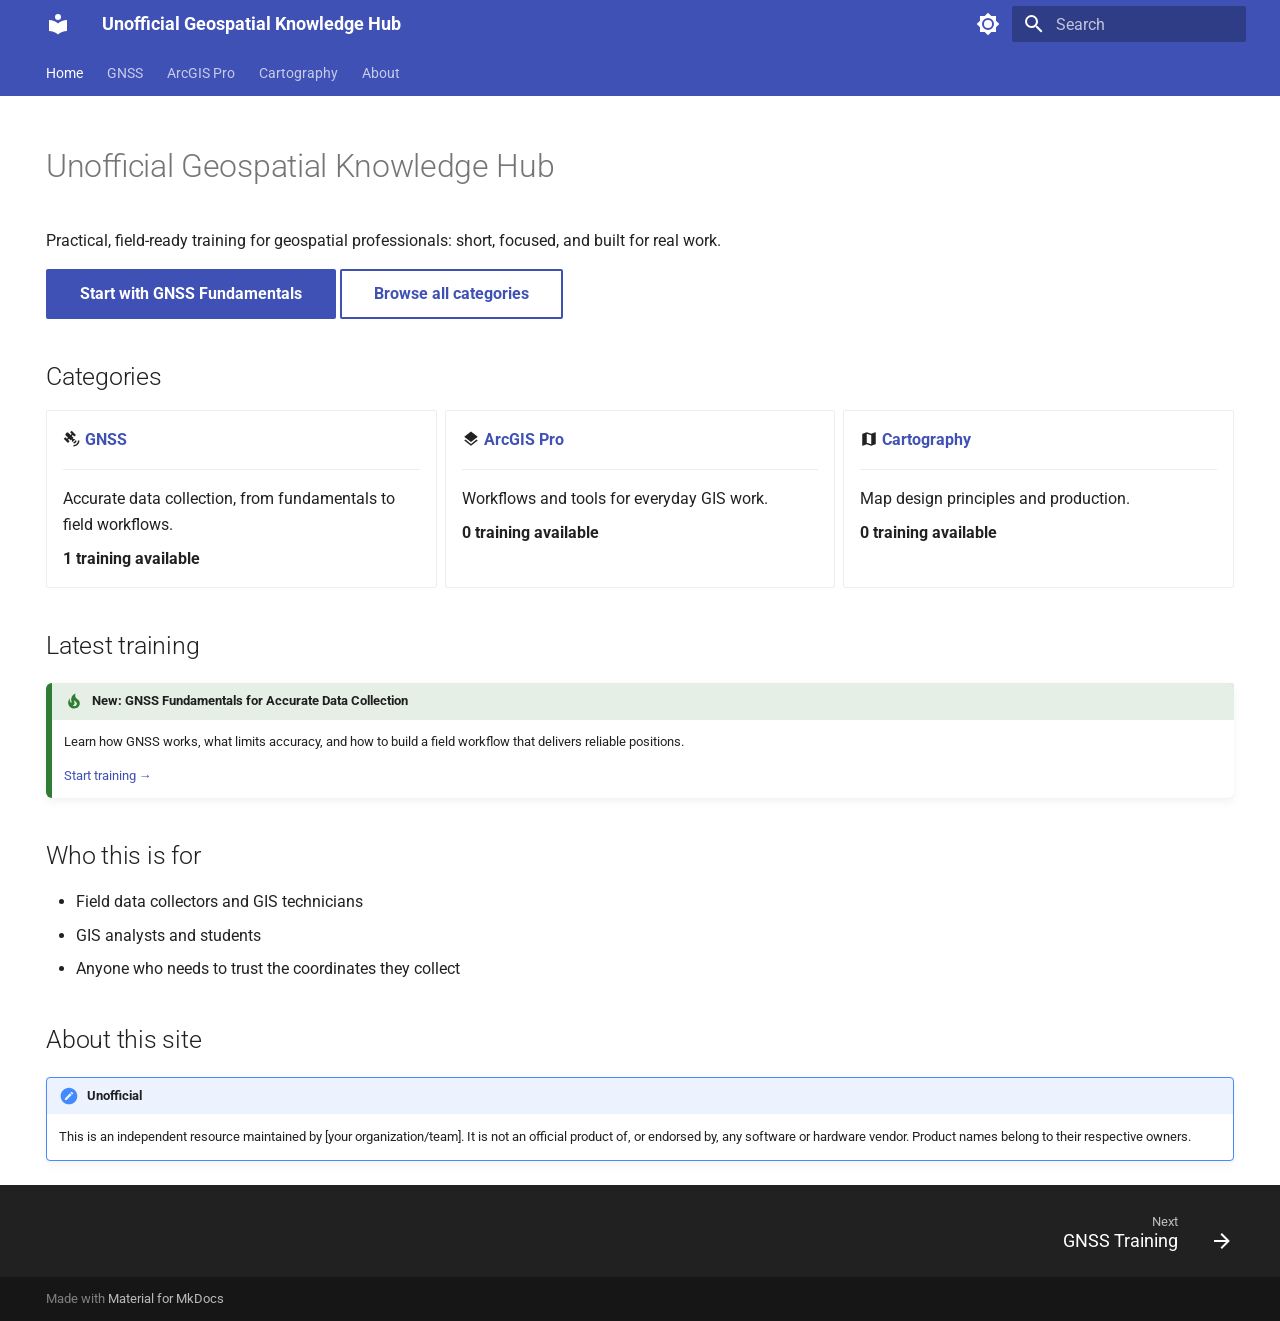
<file: index.html>
<!doctype html>
<html lang="en" class="no-js">
  <head>
    
      <meta charset="utf-8">
      <meta name="viewport" content="width=device-width,initial-scale=1">
      
      
      
      
      
        <link rel="next" href="gnss/">
      
      
        
      
      
      <link rel="icon" href="assets/images/favicon.png">
      <meta name="generator" content="mkdocs-1.6.1, mkdocs-material-9.7.1">
    
    
      
        <title>Unofficial Geospatial Knowledge Hub</title>
      
    
    
      <link rel="stylesheet" href="assets/stylesheets/main.484c7ddc.min.css">
      
        
        <link rel="stylesheet" href="assets/stylesheets/palette.ab4e12ef.min.css">
      
      


    
    
      
    
    
      
        
        
        <link rel="preconnect" href="https://fonts.gstatic.com" crossorigin>
        <link rel="stylesheet" href="https://fonts.googleapis.com/css?family=Roboto:300,300i,400,400i,700,700i%7CRoboto+Mono:400,400i,700,700i&display=fallback">
        <style>:root{--md-text-font:"Roboto";--md-code-font:"Roboto Mono"}</style>
      
    
    
      <link rel="stylesheet" href="assets/css/extra.css">
    
    <script>__md_scope=new URL(".",location),__md_hash=e=>[...e].reduce(((e,_)=>(e<<5)-e+_.charCodeAt(0)),0),__md_get=(e,_=localStorage,t=__md_scope)=>JSON.parse(_.getItem(t.pathname+"."+e)),__md_set=(e,_,t=localStorage,a=__md_scope)=>{try{t.setItem(a.pathname+"."+e,JSON.stringify(_))}catch(e){}}</script>
    
      

    
    
  </head>
  
  
    
    
      
    
    
    
    
    <body dir="ltr" data-md-color-scheme="default" data-md-color-primary="indigo" data-md-color-accent="indigo">
  
    
    <input class="md-toggle" data-md-toggle="drawer" type="checkbox" id="__drawer" autocomplete="off">
    <input class="md-toggle" data-md-toggle="search" type="checkbox" id="__search" autocomplete="off">
    <label class="md-overlay" for="__drawer"></label>
    <div data-md-component="skip">
      
        
        <a href="#unofficial-geospatial-knowledge-hub" class="md-skip">
          Skip to content
        </a>
      
    </div>
    <div data-md-component="announce">
      
    </div>
    
    
      

<header class="md-header" data-md-component="header">
  <nav class="md-header__inner md-grid" aria-label="Header">
    <a href="." title="Unofficial Geospatial Knowledge Hub" class="md-header__button md-logo" aria-label="Unofficial Geospatial Knowledge Hub" data-md-component="logo">
      
  
  <svg xmlns="http://www.w3.org/2000/svg" viewBox="0 0 24 24"><path d="M12 8a3 3 0 0 0 3-3 3 3 0 0 0-3-3 3 3 0 0 0-3 3 3 3 0 0 0 3 3m0 3.54C9.64 9.35 6.5 8 3 8v11c3.5 0 6.64 1.35 9 3.54 2.36-2.19 5.5-3.54 9-3.54V8c-3.5 0-6.64 1.35-9 3.54"/></svg>

    </a>
    <label class="md-header__button md-icon" for="__drawer">
      
      <svg xmlns="http://www.w3.org/2000/svg" viewBox="0 0 24 24"><path d="M3 6h18v2H3zm0 5h18v2H3zm0 5h18v2H3z"/></svg>
    </label>
    <div class="md-header__title" data-md-component="header-title">
      <div class="md-header__ellipsis">
        <div class="md-header__topic">
          <span class="md-ellipsis">
            Unofficial Geospatial Knowledge Hub
          </span>
        </div>
        <div class="md-header__topic" data-md-component="header-topic">
          <span class="md-ellipsis">
            
              Home
            
          </span>
        </div>
      </div>
    </div>
    
      
        <form class="md-header__option" data-md-component="palette">
  
    
    
    
    <input class="md-option" data-md-color-media="(prefers-color-scheme: light)" data-md-color-scheme="default" data-md-color-primary="indigo" data-md-color-accent="indigo"  aria-label="Switch to dark mode"  type="radio" name="__palette" id="__palette_0">
    
      <label class="md-header__button md-icon" title="Switch to dark mode" for="__palette_1" hidden>
        <svg xmlns="http://www.w3.org/2000/svg" viewBox="0 0 24 24"><path d="M12 8a4 4 0 0 0-4 4 4 4 0 0 0 4 4 4 4 0 0 0 4-4 4 4 0 0 0-4-4m0 10a6 6 0 0 1-6-6 6 6 0 0 1 6-6 6 6 0 0 1 6 6 6 6 0 0 1-6 6m8-9.31V4h-4.69L12 .69 8.69 4H4v4.69L.69 12 4 15.31V20h4.69L12 23.31 15.31 20H20v-4.69L23.31 12z"/></svg>
      </label>
    
  
    
    
    
    <input class="md-option" data-md-color-media="(prefers-color-scheme: dark)" data-md-color-scheme="slate" data-md-color-primary="indigo" data-md-color-accent="indigo"  aria-label="Switch to light mode"  type="radio" name="__palette" id="__palette_1">
    
      <label class="md-header__button md-icon" title="Switch to light mode" for="__palette_0" hidden>
        <svg xmlns="http://www.w3.org/2000/svg" viewBox="0 0 24 24"><path d="M12 18c-.89 0-1.74-.2-2.5-.55C11.56 16.5 13 14.42 13 12s-1.44-4.5-3.5-5.45C10.26 6.2 11.11 6 12 6a6 6 0 0 1 6 6 6 6 0 0 1-6 6m8-9.31V4h-4.69L12 .69 8.69 4H4v4.69L.69 12 4 15.31V20h4.69L12 23.31 15.31 20H20v-4.69L23.31 12z"/></svg>
      </label>
    
  
</form>
      
    
    
      <script>var palette=__md_get("__palette");if(palette&&palette.color){if("(prefers-color-scheme)"===palette.color.media){var media=matchMedia("(prefers-color-scheme: light)"),input=document.querySelector(media.matches?"[data-md-color-media='(prefers-color-scheme: light)']":"[data-md-color-media='(prefers-color-scheme: dark)']");palette.color.media=input.getAttribute("data-md-color-media"),palette.color.scheme=input.getAttribute("data-md-color-scheme"),palette.color.primary=input.getAttribute("data-md-color-primary"),palette.color.accent=input.getAttribute("data-md-color-accent")}for(var[key,value]of Object.entries(palette.color))document.body.setAttribute("data-md-color-"+key,value)}</script>
    
    
    
      
      
        <label class="md-header__button md-icon" for="__search">
          
          <svg xmlns="http://www.w3.org/2000/svg" viewBox="0 0 24 24"><path d="M9.5 3A6.5 6.5 0 0 1 16 9.5c0 1.61-.59 3.09-1.56 4.23l.27.27h.79l5 5-1.5 1.5-5-5v-.79l-.27-.27A6.52 6.52 0 0 1 9.5 16 6.5 6.5 0 0 1 3 9.5 6.5 6.5 0 0 1 9.5 3m0 2C7 5 5 7 5 9.5S7 14 9.5 14 14 12 14 9.5 12 5 9.5 5"/></svg>
        </label>
        <div class="md-search" data-md-component="search" role="dialog">
  <label class="md-search__overlay" for="__search"></label>
  <div class="md-search__inner" role="search">
    <form class="md-search__form" name="search">
      <input type="text" class="md-search__input" name="query" aria-label="Search" placeholder="Search" autocapitalize="off" autocorrect="off" autocomplete="off" spellcheck="false" data-md-component="search-query" required>
      <label class="md-search__icon md-icon" for="__search">
        
        <svg xmlns="http://www.w3.org/2000/svg" viewBox="0 0 24 24"><path d="M9.5 3A6.5 6.5 0 0 1 16 9.5c0 1.61-.59 3.09-1.56 4.23l.27.27h.79l5 5-1.5 1.5-5-5v-.79l-.27-.27A6.52 6.52 0 0 1 9.5 16 6.5 6.5 0 0 1 3 9.5 6.5 6.5 0 0 1 9.5 3m0 2C7 5 5 7 5 9.5S7 14 9.5 14 14 12 14 9.5 12 5 9.5 5"/></svg>
        
        <svg xmlns="http://www.w3.org/2000/svg" viewBox="0 0 24 24"><path d="M20 11v2H8l5.5 5.5-1.42 1.42L4.16 12l7.92-7.92L13.5 5.5 8 11z"/></svg>
      </label>
      <nav class="md-search__options" aria-label="Search">
        
        <button type="reset" class="md-search__icon md-icon" title="Clear" aria-label="Clear" tabindex="-1">
          
          <svg xmlns="http://www.w3.org/2000/svg" viewBox="0 0 24 24"><path d="M19 6.41 17.59 5 12 10.59 6.41 5 5 6.41 10.59 12 5 17.59 6.41 19 12 13.41 17.59 19 19 17.59 13.41 12z"/></svg>
        </button>
      </nav>
      
        <div class="md-search__suggest" data-md-component="search-suggest"></div>
      
    </form>
    <div class="md-search__output">
      <div class="md-search__scrollwrap" tabindex="0" data-md-scrollfix>
        <div class="md-search-result" data-md-component="search-result">
          <div class="md-search-result__meta">
            Initializing search
          </div>
          <ol class="md-search-result__list" role="presentation"></ol>
        </div>
      </div>
    </div>
  </div>
</div>
      
    
    
  </nav>
  
</header>
    
    <div class="md-container" data-md-component="container">
      
      
        
          
            
<nav class="md-tabs" aria-label="Tabs" data-md-component="tabs">
  <div class="md-grid">
    <ul class="md-tabs__list">
      
        
  
  
  
    
  
  
    <li class="md-tabs__item md-tabs__item--active">
      <a href="." class="md-tabs__link">
        
  
  
    
  
  Home

      </a>
    </li>
  

      
        
  
  
  
  
    
    
      <li class="md-tabs__item">
        <a href="gnss/" class="md-tabs__link">
          
  
  
    
  
  GNSS

        </a>
      </li>
    
  

      
        
  
  
  
  
    
    
      <li class="md-tabs__item">
        <a href="arcgis-pro/index.md" class="md-tabs__link">
          
  
  
    
  
  ArcGIS Pro

        </a>
      </li>
    
  

      
        
  
  
  
  
    
    
      <li class="md-tabs__item">
        <a href="cartography/index.md" class="md-tabs__link">
          
  
  
    
  
  Cartography

        </a>
      </li>
    
  

      
        
  
  
  
  
    <li class="md-tabs__item">
      <a href="about.md" class="md-tabs__link">
        
  
  
    
  
  About

      </a>
    </li>
  

      
    </ul>
  </div>
</nav>
          
        
      
      <main class="md-main" data-md-component="main">
        <div class="md-main__inner md-grid">
          
            
              
                
              
              <div class="md-sidebar md-sidebar--primary" data-md-component="sidebar" data-md-type="navigation" hidden>
                <div class="md-sidebar__scrollwrap">
                  <div class="md-sidebar__inner">
                    


  


<nav class="md-nav md-nav--primary md-nav--lifted" aria-label="Navigation" data-md-level="0">
  <label class="md-nav__title" for="__drawer">
    <a href="." title="Unofficial Geospatial Knowledge Hub" class="md-nav__button md-logo" aria-label="Unofficial Geospatial Knowledge Hub" data-md-component="logo">
      
  
  <svg xmlns="http://www.w3.org/2000/svg" viewBox="0 0 24 24"><path d="M12 8a3 3 0 0 0 3-3 3 3 0 0 0-3-3 3 3 0 0 0-3 3 3 3 0 0 0 3 3m0 3.54C9.64 9.35 6.5 8 3 8v11c3.5 0 6.64 1.35 9 3.54 2.36-2.19 5.5-3.54 9-3.54V8c-3.5 0-6.64 1.35-9 3.54"/></svg>

    </a>
    Unofficial Geospatial Knowledge Hub
  </label>
  
  <ul class="md-nav__list" data-md-scrollfix>
    
      
      
  
  
    
  
  
  
    <li class="md-nav__item md-nav__item--active">
      
      <input class="md-nav__toggle md-toggle" type="checkbox" id="__toc">
      
      
        
      
      
        <label class="md-nav__link md-nav__link--active" for="__toc">
          
  
  
  <span class="md-ellipsis">
    
  
    Home
  

    
  </span>
  
  

          <span class="md-nav__icon md-icon"></span>
        </label>
      
      <a href="." class="md-nav__link md-nav__link--active">
        
  
  
  <span class="md-ellipsis">
    
  
    Home
  

    
  </span>
  
  

      </a>
      
        

<nav class="md-nav md-nav--secondary" aria-label="Table of contents">
  
  
  
    
  
  
    <label class="md-nav__title" for="__toc">
      <span class="md-nav__icon md-icon"></span>
      Table of contents
    </label>
    <ul class="md-nav__list" data-md-component="toc" data-md-scrollfix>
      
        <li class="md-nav__item">
  <a href="#categories" class="md-nav__link">
    <span class="md-ellipsis">
      
        Categories
      
    </span>
  </a>
  
</li>
      
        <li class="md-nav__item">
  <a href="#latest-training" class="md-nav__link">
    <span class="md-ellipsis">
      
        Latest training
      
    </span>
  </a>
  
</li>
      
        <li class="md-nav__item">
  <a href="#who-this-is-for" class="md-nav__link">
    <span class="md-ellipsis">
      
        Who this is for
      
    </span>
  </a>
  
</li>
      
        <li class="md-nav__item">
  <a href="#about-this-site" class="md-nav__link">
    <span class="md-ellipsis">
      
        About this site
      
    </span>
  </a>
  
</li>
      
    </ul>
  
</nav>
      
    </li>
  

    
      
      
  
  
  
  
    
    
      
        
          
        
      
        
      
    
    
    
      
      
        
      
    
    
    <li class="md-nav__item md-nav__item--nested">
      
        
        
        <input class="md-nav__toggle md-toggle " type="checkbox" id="__nav_2" >
        
          
          <div class="md-nav__link md-nav__container">
            <a href="gnss/" class="md-nav__link ">
              
  
  
  <span class="md-ellipsis">
    
  
    GNSS
  

    
  </span>
  
  

            </a>
            
              
              <label class="md-nav__link " for="__nav_2" id="__nav_2_label" tabindex="0">
                <span class="md-nav__icon md-icon"></span>
              </label>
            
          </div>
        
        <nav class="md-nav" data-md-level="1" aria-labelledby="__nav_2_label" aria-expanded="false">
          <label class="md-nav__title" for="__nav_2">
            <span class="md-nav__icon md-icon"></span>
            
  
    GNSS
  

          </label>
          <ul class="md-nav__list" data-md-scrollfix>
            
              
            
              
                
  
  
  
  
    
    
      
        
          
        
      
        
      
        
      
        
      
        
      
        
      
        
      
        
      
    
    
    
      
      
        
      
    
    
    <li class="md-nav__item md-nav__item--nested">
      
        
        
        <input class="md-nav__toggle md-toggle " type="checkbox" id="__nav_2_2" >
        
          
          <div class="md-nav__link md-nav__container">
            <a href="gnss/fundamentals/" class="md-nav__link ">
              
  
  
  <span class="md-ellipsis">
    
  
    Fundamentals for Accurate Data Collection
  

    
  </span>
  
  

            </a>
            
              
              <label class="md-nav__link " for="__nav_2_2" id="__nav_2_2_label" tabindex="0">
                <span class="md-nav__icon md-icon"></span>
              </label>
            
          </div>
        
        <nav class="md-nav" data-md-level="2" aria-labelledby="__nav_2_2_label" aria-expanded="false">
          <label class="md-nav__title" for="__nav_2_2">
            <span class="md-nav__icon md-icon"></span>
            
  
    Fundamentals for Accurate Data Collection
  

          </label>
          <ul class="md-nav__list" data-md-scrollfix>
            
              
            
              
                
  
  
  
  
    <li class="md-nav__item">
      <a href="gnss/fundamentals/01-gnss-basic/" class="md-nav__link">
        
  
  
  <span class="md-ellipsis">
    
  
    1. GNSS Basics
  

    
  </span>
  
  

      </a>
    </li>
  

              
            
              
                
  
  
  
  
    <li class="md-nav__item">
      <a href="gnss/fundamentals/02-where-errors-come-from/" class="md-nav__link">
        
  
  
  <span class="md-ellipsis">
    
  
    2. Where Errors Come From
  

    
  </span>
  
  

      </a>
    </li>
  

              
            
              
                
  
  
  
  
    <li class="md-nav__item">
      <a href="gnss/fundamentals/03-precise-is-not-accurate/" class="md-nav__link">
        
  
  
  <span class="md-ellipsis">
    
  
    3. Precise Is Not Accurate
  

    
  </span>
  
  

      </a>
    </li>
  

              
            
              
                
  
  
  
  
    <li class="md-nav__item">
      <a href="gnss/fundamentals/04-same-place-different-numbers/" class="md-nav__link">
        
  
  
  <span class="md-ellipsis">
    
  
    4. Same Place, Different Numbers
  

    
  </span>
  
  

      </a>
    </li>
  

              
            
              
                
  
  
  
  
    <li class="md-nav__item">
      <a href="gnss/fundamentals/05-corrections/" class="md-nav__link">
        
  
  
  <span class="md-ellipsis">
    
  
    5. Corrections
  

    
  </span>
  
  

      </a>
    </li>
  

              
            
              
                
  
  
  
  
    <li class="md-nav__item">
      <a href="gnss/fundamentals/06-hard-places/" class="md-nav__link">
        
  
  
  <span class="md-ellipsis">
    
  
    6. Hard Places
  

    
  </span>
  
  

      </a>
    </li>
  

              
            
              
                
  
  
  
  
    <li class="md-nav__item">
      <a href="gnss/fundamentals/07-planning-for-post-processing/" class="md-nav__link">
        
  
  
  <span class="md-ellipsis">
    
  
    7. Planning for Post-Processing
  

    
  </span>
  
  

      </a>
    </li>
  

              
            
          </ul>
        </nav>
      
    </li>
  

              
            
          </ul>
        </nav>
      
    </li>
  

    
      
      
  
  
  
  
    
    
      
        
      
    
    
    
      
      
        
      
    
    
    <li class="md-nav__item md-nav__item--nested">
      
        
        
        <input class="md-nav__toggle md-toggle " type="checkbox" id="__nav_3" >
        
          
          <label class="md-nav__link" for="__nav_3" id="__nav_3_label" tabindex="0">
            
  
  
  <span class="md-ellipsis">
    
  
    ArcGIS Pro
  

    
  </span>
  
  

            <span class="md-nav__icon md-icon"></span>
          </label>
        
        <nav class="md-nav" data-md-level="1" aria-labelledby="__nav_3_label" aria-expanded="false">
          <label class="md-nav__title" for="__nav_3">
            <span class="md-nav__icon md-icon"></span>
            
  
    ArcGIS Pro
  

          </label>
          <ul class="md-nav__list" data-md-scrollfix>
            
              
                
  
  
  
  
    <li class="md-nav__item">
      <a href="arcgis-pro/index.md" class="md-nav__link">
        
  
  
  <span class="md-ellipsis">
    
  
    None
  

    
  </span>
  
  

      </a>
    </li>
  

              
            
          </ul>
        </nav>
      
    </li>
  

    
      
      
  
  
  
  
    
    
      
        
      
    
    
    
      
      
        
      
    
    
    <li class="md-nav__item md-nav__item--nested">
      
        
        
        <input class="md-nav__toggle md-toggle " type="checkbox" id="__nav_4" >
        
          
          <label class="md-nav__link" for="__nav_4" id="__nav_4_label" tabindex="0">
            
  
  
  <span class="md-ellipsis">
    
  
    Cartography
  

    
  </span>
  
  

            <span class="md-nav__icon md-icon"></span>
          </label>
        
        <nav class="md-nav" data-md-level="1" aria-labelledby="__nav_4_label" aria-expanded="false">
          <label class="md-nav__title" for="__nav_4">
            <span class="md-nav__icon md-icon"></span>
            
  
    Cartography
  

          </label>
          <ul class="md-nav__list" data-md-scrollfix>
            
              
                
  
  
  
  
    <li class="md-nav__item">
      <a href="cartography/index.md" class="md-nav__link">
        
  
  
  <span class="md-ellipsis">
    
  
    None
  

    
  </span>
  
  

      </a>
    </li>
  

              
            
          </ul>
        </nav>
      
    </li>
  

    
      
      
  
  
  
  
    <li class="md-nav__item">
      <a href="about.md" class="md-nav__link">
        
  
  
  <span class="md-ellipsis">
    
  
    About
  

    
  </span>
  
  

      </a>
    </li>
  

    
  </ul>
</nav>
                  </div>
                </div>
              </div>
            
            
              
                
              
              <div class="md-sidebar md-sidebar--secondary" data-md-component="sidebar" data-md-type="toc" hidden>
                <div class="md-sidebar__scrollwrap">
                  <div class="md-sidebar__inner">
                    

<nav class="md-nav md-nav--secondary" aria-label="Table of contents">
  
  
  
    
  
  
    <label class="md-nav__title" for="__toc">
      <span class="md-nav__icon md-icon"></span>
      Table of contents
    </label>
    <ul class="md-nav__list" data-md-component="toc" data-md-scrollfix>
      
        <li class="md-nav__item">
  <a href="#categories" class="md-nav__link">
    <span class="md-ellipsis">
      
        Categories
      
    </span>
  </a>
  
</li>
      
        <li class="md-nav__item">
  <a href="#latest-training" class="md-nav__link">
    <span class="md-ellipsis">
      
        Latest training
      
    </span>
  </a>
  
</li>
      
        <li class="md-nav__item">
  <a href="#who-this-is-for" class="md-nav__link">
    <span class="md-ellipsis">
      
        Who this is for
      
    </span>
  </a>
  
</li>
      
        <li class="md-nav__item">
  <a href="#about-this-site" class="md-nav__link">
    <span class="md-ellipsis">
      
        About this site
      
    </span>
  </a>
  
</li>
      
    </ul>
  
</nav>
                  </div>
                </div>
              </div>
            
          
          
            <div class="md-content" data-md-component="content">
              
              <article class="md-content__inner md-typeset">
                
                  
  




<h1 id="unofficial-geospatial-knowledge-hub">Unofficial Geospatial Knowledge Hub</h1>
<p>Practical, field-ready training for geospatial professionals: short, focused, and built for real work.</p>
<p><a class="md-button md-button--primary" href="gnss/fundamentals/">Start with GNSS Fundamentals</a>
<a class="md-button" href="#categories">Browse all categories</a></p>
<h2 id="categories">Categories</h2>
<div class="grid cards">
<ul>
<li>
<p><span class="twemoji"><svg xmlns="http://www.w3.org/2000/svg" viewBox="0 0 24 24"><path d="m11.62 1 5.66 5.67-2.12 2.12-2.12-2.12-1.42 1.42 2.33 2.32-1.16 1.17.45.46a2.5 2.5 0 0 1 2.83.5l-3.53 3.53a2.5 2.5 0 0 1-.5-2.83l-.46-.45-1.17 1.16-2.32-2.33-1.42 1.42 2.12 2.12-2.12 2.12L1 11.62 3.14 9.5l2.12 2.12 1.41-1.41-2.83-2.83c-.78-.78-.78-2.05 0-2.83l.71-.71c.78-.78 2.05-.78 2.83 0l2.83 2.83 1.41-1.41L9.5 3.14zM18 14a4 4 0 0 1-4 4v-2a2 2 0 0 0 2-2zm4 0a8 8 0 0 1-8 8v-2a6 6 0 0 0 6-6z"/></svg></span> <strong><a href="gnss/">GNSS</a></strong></p>
<hr />
<p>Accurate data collection, from fundamentals to field workflows.</p>
<p><strong>1 training available</strong></p>
</li>
<li>
<p><span class="twemoji"><svg xmlns="http://www.w3.org/2000/svg" viewBox="0 0 24 24"><path d="m12 16 7.36-5.73L21 9l-9-7-9 7 1.63 1.27M12 18.54l-7.38-5.73L3 14.07l9 7 9-7-1.63-1.27z"/></svg></span> <strong><a href="arcgis-pro/index.md">ArcGIS Pro</a></strong></p>
<hr />
<p>Workflows and tools for everyday GIS work.</p>
<p><strong>0 training available</strong></p>
</li>
<li>
<p><span class="twemoji"><svg xmlns="http://www.w3.org/2000/svg" viewBox="0 0 24 24"><path d="m15 19-6-2.11V5l6 2.11M20.5 3h-.16L15 5.1 9 3 3.36 4.9c-.21.07-.36.25-.36.48V20.5a.5.5 0 0 0 .5.5c.05 0 .11 0 .16-.03L9 18.9l6 2.1 5.64-1.9c.21-.1.36-.25.36-.48V3.5a.5.5 0 0 0-.5-.5"/></svg></span> <strong><a href="cartography/index.md">Cartography</a></strong></p>
<hr />
<p>Map design principles and production.</p>
<p><strong>0 training available</strong></p>
</li>
</ul>
</div>
<h2 id="latest-training">Latest training</h2>
<div class="admonition tip">
<p class="admonition-title">New: GNSS Fundamentals for Accurate Data Collection</p>
<p>Learn how GNSS works, what limits accuracy, and how to build a field workflow that delivers reliable positions.</p>
<p><a href="gnss/fundamentals/">Start training →</a></p>
</div>
<h2 id="who-this-is-for">Who this is for</h2>
<ul>
<li>Field data collectors and GIS technicians</li>
<li>GIS analysts and students</li>
<li>Anyone who needs to trust the coordinates they collect</li>
</ul>
<h2 id="about-this-site">About this site</h2>
<div class="admonition note">
<p class="admonition-title">Unofficial</p>
<p>This is an independent resource maintained by [your organization/team]. It is not an official product of, or endorsed by, any software or hardware vendor. Product names belong to their respective owners.</p>
</div>







  
  




  



                
              </article>
            </div>
          
          
<script>var target=document.getElementById(location.hash.slice(1));target&&target.name&&(target.checked=target.name.startsWith("__tabbed_"))</script>
        </div>
        
          <button type="button" class="md-top md-icon" data-md-component="top" hidden>
  
  <svg xmlns="http://www.w3.org/2000/svg" viewBox="0 0 24 24"><path d="M13 20h-2V8l-5.5 5.5-1.42-1.42L12 4.16l7.92 7.92-1.42 1.42L13 8z"/></svg>
  Back to top
</button>
        
      </main>
      
        <footer class="md-footer">
  
    
      
        
      
      <nav class="md-footer__inner md-grid" aria-label="Footer" >
        
        
          
          <a href="gnss/" class="md-footer__link md-footer__link--next" aria-label="Next: GNSS Training">
            <div class="md-footer__title">
              <span class="md-footer__direction">
                Next
              </span>
              <div class="md-ellipsis">
                GNSS Training
              </div>
            </div>
            <div class="md-footer__button md-icon">
              
              <svg xmlns="http://www.w3.org/2000/svg" viewBox="0 0 24 24"><path d="M4 11v2h12l-5.5 5.5 1.42 1.42L19.84 12l-7.92-7.92L10.5 5.5 16 11z"/></svg>
            </div>
          </a>
        
      </nav>
    
  
  <div class="md-footer-meta md-typeset">
    <div class="md-footer-meta__inner md-grid">
      <div class="md-copyright">
  
  
    Made with
    <a href="https://squidfunk.github.io/mkdocs-material/" target="_blank" rel="noopener">
      Material for MkDocs
    </a>
  
</div>
      
    </div>
  </div>
</footer>
      
    </div>
    <div class="md-dialog" data-md-component="dialog">
      <div class="md-dialog__inner md-typeset"></div>
    </div>
    
    
    
      
      
      <script id="__config" type="application/json">{"annotate": null, "base": ".", "features": ["navigation.tabs", "navigation.sections", "navigation.indexes", "navigation.top", "navigation.footer", "search.suggest", "search.highlight", "content.code.copy"], "search": "assets/javascripts/workers/search.2c215733.min.js", "tags": null, "translations": {"clipboard.copied": "Copied to clipboard", "clipboard.copy": "Copy to clipboard", "search.result.more.one": "1 more on this page", "search.result.more.other": "# more on this page", "search.result.none": "No matching documents", "search.result.one": "1 matching document", "search.result.other": "# matching documents", "search.result.placeholder": "Type to start searching", "search.result.term.missing": "Missing", "select.version": "Select version"}, "version": null}</script>
    
    
      <script src="assets/javascripts/bundle.79ae519e.min.js"></script>
      
        <script src="javascripts/self-check.js"></script>
      
    
  </body>
</html>
</file>
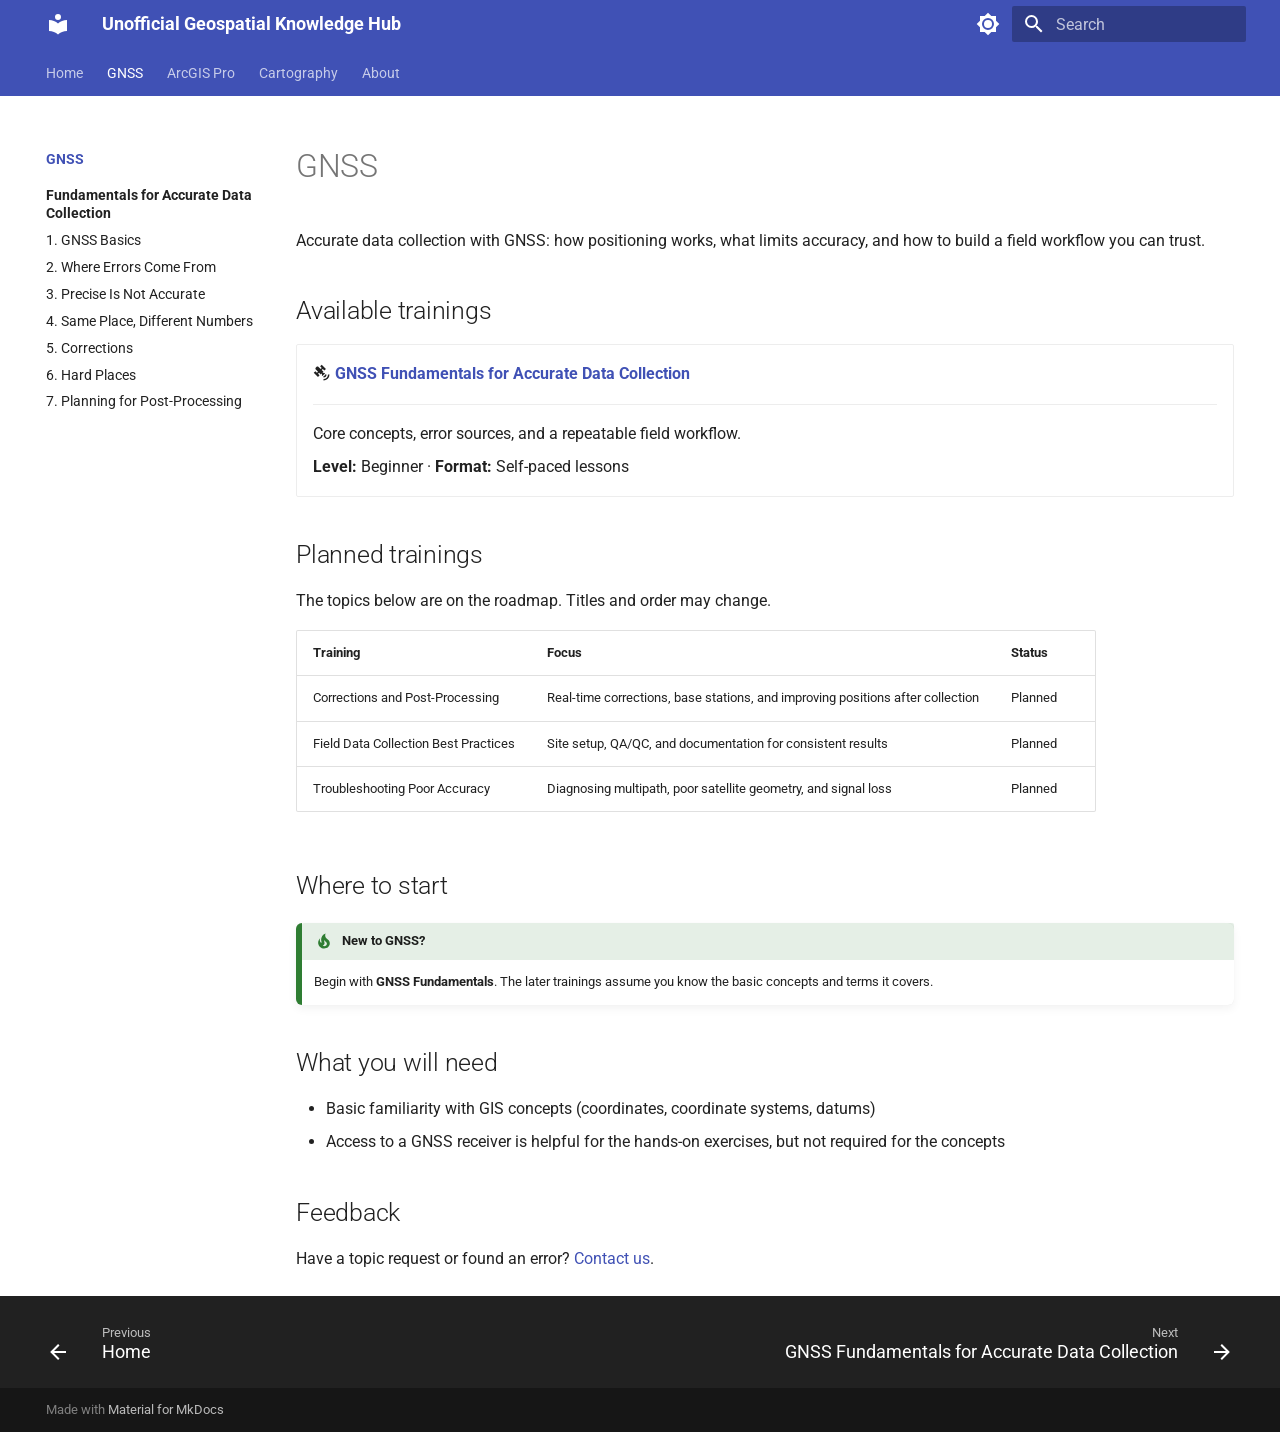
<file: gnss/index.html>
<!doctype html>
<html lang="en" class="no-js">
  <head>
    
      <meta charset="utf-8">
      <meta name="viewport" content="width=device-width,initial-scale=1">
      
        <meta name="description" content="Accurate data collection with GNSS">
      
      
      
      
        <link rel="prev" href="..">
      
      
        <link rel="next" href="fundamentals/">
      
      
        
      
      
      <link rel="icon" href="../assets/images/favicon.png">
      <meta name="generator" content="mkdocs-1.6.1, mkdocs-material-9.7.1">
    
    
      
        <title>GNSS Training - Unofficial Geospatial Knowledge Hub</title>
      
    
    
      <link rel="stylesheet" href="../assets/stylesheets/main.484c7ddc.min.css">
      
        
        <link rel="stylesheet" href="../assets/stylesheets/palette.ab4e12ef.min.css">
      
      


    
    
      
    
    
      
        
        
        <link rel="preconnect" href="https://fonts.gstatic.com" crossorigin>
        <link rel="stylesheet" href="https://fonts.googleapis.com/css?family=Roboto:300,300i,400,400i,700,700i%7CRoboto+Mono:400,400i,700,700i&display=fallback">
        <style>:root{--md-text-font:"Roboto";--md-code-font:"Roboto Mono"}</style>
      
    
    
      <link rel="stylesheet" href="../assets/css/extra.css">
    
    <script>__md_scope=new URL("..",location),__md_hash=e=>[...e].reduce(((e,_)=>(e<<5)-e+_.charCodeAt(0)),0),__md_get=(e,_=localStorage,t=__md_scope)=>JSON.parse(_.getItem(t.pathname+"."+e)),__md_set=(e,_,t=localStorage,a=__md_scope)=>{try{t.setItem(a.pathname+"."+e,JSON.stringify(_))}catch(e){}}</script>
    
      

    
    
  </head>
  
  
    
    
      
    
    
    
    
    <body dir="ltr" data-md-color-scheme="default" data-md-color-primary="indigo" data-md-color-accent="indigo">
  
    
    <input class="md-toggle" data-md-toggle="drawer" type="checkbox" id="__drawer" autocomplete="off">
    <input class="md-toggle" data-md-toggle="search" type="checkbox" id="__search" autocomplete="off">
    <label class="md-overlay" for="__drawer"></label>
    <div data-md-component="skip">
      
        
        <a href="#gnss" class="md-skip">
          Skip to content
        </a>
      
    </div>
    <div data-md-component="announce">
      
    </div>
    
    
      

<header class="md-header" data-md-component="header">
  <nav class="md-header__inner md-grid" aria-label="Header">
    <a href=".." title="Unofficial Geospatial Knowledge Hub" class="md-header__button md-logo" aria-label="Unofficial Geospatial Knowledge Hub" data-md-component="logo">
      
  
  <svg xmlns="http://www.w3.org/2000/svg" viewBox="0 0 24 24"><path d="M12 8a3 3 0 0 0 3-3 3 3 0 0 0-3-3 3 3 0 0 0-3 3 3 3 0 0 0 3 3m0 3.54C9.64 9.35 6.5 8 3 8v11c3.5 0 6.64 1.35 9 3.54 2.36-2.19 5.5-3.54 9-3.54V8c-3.5 0-6.64 1.35-9 3.54"/></svg>

    </a>
    <label class="md-header__button md-icon" for="__drawer">
      
      <svg xmlns="http://www.w3.org/2000/svg" viewBox="0 0 24 24"><path d="M3 6h18v2H3zm0 5h18v2H3zm0 5h18v2H3z"/></svg>
    </label>
    <div class="md-header__title" data-md-component="header-title">
      <div class="md-header__ellipsis">
        <div class="md-header__topic">
          <span class="md-ellipsis">
            Unofficial Geospatial Knowledge Hub
          </span>
        </div>
        <div class="md-header__topic" data-md-component="header-topic">
          <span class="md-ellipsis">
            
              GNSS Training
            
          </span>
        </div>
      </div>
    </div>
    
      
        <form class="md-header__option" data-md-component="palette">
  
    
    
    
    <input class="md-option" data-md-color-media="(prefers-color-scheme: light)" data-md-color-scheme="default" data-md-color-primary="indigo" data-md-color-accent="indigo"  aria-label="Switch to dark mode"  type="radio" name="__palette" id="__palette_0">
    
      <label class="md-header__button md-icon" title="Switch to dark mode" for="__palette_1" hidden>
        <svg xmlns="http://www.w3.org/2000/svg" viewBox="0 0 24 24"><path d="M12 8a4 4 0 0 0-4 4 4 4 0 0 0 4 4 4 4 0 0 0 4-4 4 4 0 0 0-4-4m0 10a6 6 0 0 1-6-6 6 6 0 0 1 6-6 6 6 0 0 1 6 6 6 6 0 0 1-6 6m8-9.31V4h-4.69L12 .69 8.69 4H4v4.69L.69 12 4 15.31V20h4.69L12 23.31 15.31 20H20v-4.69L23.31 12z"/></svg>
      </label>
    
  
    
    
    
    <input class="md-option" data-md-color-media="(prefers-color-scheme: dark)" data-md-color-scheme="slate" data-md-color-primary="indigo" data-md-color-accent="indigo"  aria-label="Switch to light mode"  type="radio" name="__palette" id="__palette_1">
    
      <label class="md-header__button md-icon" title="Switch to light mode" for="__palette_0" hidden>
        <svg xmlns="http://www.w3.org/2000/svg" viewBox="0 0 24 24"><path d="M12 18c-.89 0-1.74-.2-2.5-.55C11.56 16.5 13 14.42 13 12s-1.44-4.5-3.5-5.45C10.26 6.2 11.11 6 12 6a6 6 0 0 1 6 6 6 6 0 0 1-6 6m8-9.31V4h-4.69L12 .69 8.69 4H4v4.69L.69 12 4 15.31V20h4.69L12 23.31 15.31 20H20v-4.69L23.31 12z"/></svg>
      </label>
    
  
</form>
      
    
    
      <script>var palette=__md_get("__palette");if(palette&&palette.color){if("(prefers-color-scheme)"===palette.color.media){var media=matchMedia("(prefers-color-scheme: light)"),input=document.querySelector(media.matches?"[data-md-color-media='(prefers-color-scheme: light)']":"[data-md-color-media='(prefers-color-scheme: dark)']");palette.color.media=input.getAttribute("data-md-color-media"),palette.color.scheme=input.getAttribute("data-md-color-scheme"),palette.color.primary=input.getAttribute("data-md-color-primary"),palette.color.accent=input.getAttribute("data-md-color-accent")}for(var[key,value]of Object.entries(palette.color))document.body.setAttribute("data-md-color-"+key,value)}</script>
    
    
    
      
      
        <label class="md-header__button md-icon" for="__search">
          
          <svg xmlns="http://www.w3.org/2000/svg" viewBox="0 0 24 24"><path d="M9.5 3A6.5 6.5 0 0 1 16 9.5c0 1.61-.59 3.09-1.56 4.23l.27.27h.79l5 5-1.5 1.5-5-5v-.79l-.27-.27A6.52 6.52 0 0 1 9.5 16 6.5 6.5 0 0 1 3 9.5 6.5 6.5 0 0 1 9.5 3m0 2C7 5 5 7 5 9.5S7 14 9.5 14 14 12 14 9.5 12 5 9.5 5"/></svg>
        </label>
        <div class="md-search" data-md-component="search" role="dialog">
  <label class="md-search__overlay" for="__search"></label>
  <div class="md-search__inner" role="search">
    <form class="md-search__form" name="search">
      <input type="text" class="md-search__input" name="query" aria-label="Search" placeholder="Search" autocapitalize="off" autocorrect="off" autocomplete="off" spellcheck="false" data-md-component="search-query" required>
      <label class="md-search__icon md-icon" for="__search">
        
        <svg xmlns="http://www.w3.org/2000/svg" viewBox="0 0 24 24"><path d="M9.5 3A6.5 6.5 0 0 1 16 9.5c0 1.61-.59 3.09-1.56 4.23l.27.27h.79l5 5-1.5 1.5-5-5v-.79l-.27-.27A6.52 6.52 0 0 1 9.5 16 6.5 6.5 0 0 1 3 9.5 6.5 6.5 0 0 1 9.5 3m0 2C7 5 5 7 5 9.5S7 14 9.5 14 14 12 14 9.5 12 5 9.5 5"/></svg>
        
        <svg xmlns="http://www.w3.org/2000/svg" viewBox="0 0 24 24"><path d="M20 11v2H8l5.5 5.5-1.42 1.42L4.16 12l7.92-7.92L13.5 5.5 8 11z"/></svg>
      </label>
      <nav class="md-search__options" aria-label="Search">
        
        <button type="reset" class="md-search__icon md-icon" title="Clear" aria-label="Clear" tabindex="-1">
          
          <svg xmlns="http://www.w3.org/2000/svg" viewBox="0 0 24 24"><path d="M19 6.41 17.59 5 12 10.59 6.41 5 5 6.41 10.59 12 5 17.59 6.41 19 12 13.41 17.59 19 19 17.59 13.41 12z"/></svg>
        </button>
      </nav>
      
        <div class="md-search__suggest" data-md-component="search-suggest"></div>
      
    </form>
    <div class="md-search__output">
      <div class="md-search__scrollwrap" tabindex="0" data-md-scrollfix>
        <div class="md-search-result" data-md-component="search-result">
          <div class="md-search-result__meta">
            Initializing search
          </div>
          <ol class="md-search-result__list" role="presentation"></ol>
        </div>
      </div>
    </div>
  </div>
</div>
      
    
    
  </nav>
  
</header>
    
    <div class="md-container" data-md-component="container">
      
      
        
          
            
<nav class="md-tabs" aria-label="Tabs" data-md-component="tabs">
  <div class="md-grid">
    <ul class="md-tabs__list">
      
        
  
  
  
  
    <li class="md-tabs__item">
      <a href=".." class="md-tabs__link">
        
  
  
    
  
  Home

      </a>
    </li>
  

      
        
  
  
  
    
  
  
    
    
      <li class="md-tabs__item md-tabs__item--active">
        <a href="./" class="md-tabs__link">
          
  
  
    
  
  GNSS

        </a>
      </li>
    
  

      
        
  
  
  
  
    
    
      <li class="md-tabs__item">
        <a href="../arcgis-pro/index.md" class="md-tabs__link">
          
  
  
    
  
  ArcGIS Pro

        </a>
      </li>
    
  

      
        
  
  
  
  
    
    
      <li class="md-tabs__item">
        <a href="../cartography/index.md" class="md-tabs__link">
          
  
  
    
  
  Cartography

        </a>
      </li>
    
  

      
        
  
  
  
  
    <li class="md-tabs__item">
      <a href="../about.md" class="md-tabs__link">
        
  
  
    
  
  About

      </a>
    </li>
  

      
    </ul>
  </div>
</nav>
          
        
      
      <main class="md-main" data-md-component="main">
        <div class="md-main__inner md-grid">
          
            
              
                
              
              <div class="md-sidebar md-sidebar--primary" data-md-component="sidebar" data-md-type="navigation" >
                <div class="md-sidebar__scrollwrap">
                  <div class="md-sidebar__inner">
                    


  


<nav class="md-nav md-nav--primary md-nav--lifted" aria-label="Navigation" data-md-level="0">
  <label class="md-nav__title" for="__drawer">
    <a href=".." title="Unofficial Geospatial Knowledge Hub" class="md-nav__button md-logo" aria-label="Unofficial Geospatial Knowledge Hub" data-md-component="logo">
      
  
  <svg xmlns="http://www.w3.org/2000/svg" viewBox="0 0 24 24"><path d="M12 8a3 3 0 0 0 3-3 3 3 0 0 0-3-3 3 3 0 0 0-3 3 3 3 0 0 0 3 3m0 3.54C9.64 9.35 6.5 8 3 8v11c3.5 0 6.64 1.35 9 3.54 2.36-2.19 5.5-3.54 9-3.54V8c-3.5 0-6.64 1.35-9 3.54"/></svg>

    </a>
    Unofficial Geospatial Knowledge Hub
  </label>
  
  <ul class="md-nav__list" data-md-scrollfix>
    
      
      
  
  
  
  
    <li class="md-nav__item">
      <a href=".." class="md-nav__link">
        
  
  
  <span class="md-ellipsis">
    
  
    Home
  

    
  </span>
  
  

      </a>
    </li>
  

    
      
      
  
  
    
  
  
  
    
    
      
        
          
        
      
        
      
    
    
    
      
        
        
      
      
        
      
    
    
    <li class="md-nav__item md-nav__item--active md-nav__item--section md-nav__item--nested">
      
        
        
        <input class="md-nav__toggle md-toggle " type="checkbox" id="__nav_2" checked>
        
          
          <div class="md-nav__link md-nav__container">
            <a href="./" class="md-nav__link md-nav__link--active">
              
  
  
  <span class="md-ellipsis">
    
  
    GNSS
  

    
  </span>
  
  

            </a>
            
              
              <label class="md-nav__link md-nav__link--active" for="__nav_2" id="__nav_2_label" tabindex="">
                <span class="md-nav__icon md-icon"></span>
              </label>
            
          </div>
        
        <nav class="md-nav" data-md-level="1" aria-labelledby="__nav_2_label" aria-expanded="true">
          <label class="md-nav__title" for="__nav_2">
            <span class="md-nav__icon md-icon"></span>
            
  
    GNSS
  

          </label>
          <ul class="md-nav__list" data-md-scrollfix>
            
              
            
              
                
  
  
  
  
    
    
      
        
          
        
      
        
      
        
      
        
      
        
      
        
      
        
      
        
      
    
    
    
      
      
        
          
          
        
      
    
    
    <li class="md-nav__item md-nav__item--section md-nav__item--nested">
      
        
        
        <input class="md-nav__toggle md-toggle " type="checkbox" id="__nav_2_2" >
        
          
          <div class="md-nav__link md-nav__container">
            <a href="fundamentals/" class="md-nav__link ">
              
  
  
  <span class="md-ellipsis">
    
  
    Fundamentals for Accurate Data Collection
  

    
  </span>
  
  

            </a>
            
              
              <label class="md-nav__link " for="__nav_2_2" id="__nav_2_2_label" tabindex="">
                <span class="md-nav__icon md-icon"></span>
              </label>
            
          </div>
        
        <nav class="md-nav" data-md-level="2" aria-labelledby="__nav_2_2_label" aria-expanded="false">
          <label class="md-nav__title" for="__nav_2_2">
            <span class="md-nav__icon md-icon"></span>
            
  
    Fundamentals for Accurate Data Collection
  

          </label>
          <ul class="md-nav__list" data-md-scrollfix>
            
              
            
              
                
  
  
  
  
    <li class="md-nav__item">
      <a href="fundamentals/01-gnss-basic/" class="md-nav__link">
        
  
  
  <span class="md-ellipsis">
    
  
    1. GNSS Basics
  

    
  </span>
  
  

      </a>
    </li>
  

              
            
              
                
  
  
  
  
    <li class="md-nav__item">
      <a href="fundamentals/02-where-errors-come-from/" class="md-nav__link">
        
  
  
  <span class="md-ellipsis">
    
  
    2. Where Errors Come From
  

    
  </span>
  
  

      </a>
    </li>
  

              
            
              
                
  
  
  
  
    <li class="md-nav__item">
      <a href="fundamentals/03-precise-is-not-accurate/" class="md-nav__link">
        
  
  
  <span class="md-ellipsis">
    
  
    3. Precise Is Not Accurate
  

    
  </span>
  
  

      </a>
    </li>
  

              
            
              
                
  
  
  
  
    <li class="md-nav__item">
      <a href="fundamentals/04-same-place-different-numbers/" class="md-nav__link">
        
  
  
  <span class="md-ellipsis">
    
  
    4. Same Place, Different Numbers
  

    
  </span>
  
  

      </a>
    </li>
  

              
            
              
                
  
  
  
  
    <li class="md-nav__item">
      <a href="fundamentals/05-corrections/" class="md-nav__link">
        
  
  
  <span class="md-ellipsis">
    
  
    5. Corrections
  

    
  </span>
  
  

      </a>
    </li>
  

              
            
              
                
  
  
  
  
    <li class="md-nav__item">
      <a href="fundamentals/06-hard-places/" class="md-nav__link">
        
  
  
  <span class="md-ellipsis">
    
  
    6. Hard Places
  

    
  </span>
  
  

      </a>
    </li>
  

              
            
              
                
  
  
  
  
    <li class="md-nav__item">
      <a href="fundamentals/07-planning-for-post-processing/" class="md-nav__link">
        
  
  
  <span class="md-ellipsis">
    
  
    7. Planning for Post-Processing
  

    
  </span>
  
  

      </a>
    </li>
  

              
            
          </ul>
        </nav>
      
    </li>
  

              
            
          </ul>
        </nav>
      
    </li>
  

    
      
      
  
  
  
  
    
    
      
        
      
    
    
    
      
      
        
      
    
    
    <li class="md-nav__item md-nav__item--nested">
      
        
        
        <input class="md-nav__toggle md-toggle " type="checkbox" id="__nav_3" >
        
          
          <label class="md-nav__link" for="__nav_3" id="__nav_3_label" tabindex="0">
            
  
  
  <span class="md-ellipsis">
    
  
    ArcGIS Pro
  

    
  </span>
  
  

            <span class="md-nav__icon md-icon"></span>
          </label>
        
        <nav class="md-nav" data-md-level="1" aria-labelledby="__nav_3_label" aria-expanded="false">
          <label class="md-nav__title" for="__nav_3">
            <span class="md-nav__icon md-icon"></span>
            
  
    ArcGIS Pro
  

          </label>
          <ul class="md-nav__list" data-md-scrollfix>
            
              
                
  
  
  
  
    <li class="md-nav__item">
      <a href="../arcgis-pro/index.md" class="md-nav__link">
        
  
  
  <span class="md-ellipsis">
    
  
    None
  

    
  </span>
  
  

      </a>
    </li>
  

              
            
          </ul>
        </nav>
      
    </li>
  

    
      
      
  
  
  
  
    
    
      
        
      
    
    
    
      
      
        
      
    
    
    <li class="md-nav__item md-nav__item--nested">
      
        
        
        <input class="md-nav__toggle md-toggle " type="checkbox" id="__nav_4" >
        
          
          <label class="md-nav__link" for="__nav_4" id="__nav_4_label" tabindex="0">
            
  
  
  <span class="md-ellipsis">
    
  
    Cartography
  

    
  </span>
  
  

            <span class="md-nav__icon md-icon"></span>
          </label>
        
        <nav class="md-nav" data-md-level="1" aria-labelledby="__nav_4_label" aria-expanded="false">
          <label class="md-nav__title" for="__nav_4">
            <span class="md-nav__icon md-icon"></span>
            
  
    Cartography
  

          </label>
          <ul class="md-nav__list" data-md-scrollfix>
            
              
                
  
  
  
  
    <li class="md-nav__item">
      <a href="../cartography/index.md" class="md-nav__link">
        
  
  
  <span class="md-ellipsis">
    
  
    None
  

    
  </span>
  
  

      </a>
    </li>
  

              
            
          </ul>
        </nav>
      
    </li>
  

    
      
      
  
  
  
  
    <li class="md-nav__item">
      <a href="../about.md" class="md-nav__link">
        
  
  
  <span class="md-ellipsis">
    
  
    About
  

    
  </span>
  
  

      </a>
    </li>
  

    
  </ul>
</nav>
                  </div>
                </div>
              </div>
            
            
              
                
              
              <div class="md-sidebar md-sidebar--secondary" data-md-component="sidebar" data-md-type="toc" hidden>
                <div class="md-sidebar__scrollwrap">
                  <div class="md-sidebar__inner">
                    

<nav class="md-nav md-nav--secondary" aria-label="Table of contents">
  
  
  
    
  
  
    <label class="md-nav__title" for="__toc">
      <span class="md-nav__icon md-icon"></span>
      Table of contents
    </label>
    <ul class="md-nav__list" data-md-component="toc" data-md-scrollfix>
      
        <li class="md-nav__item">
  <a href="#available-trainings" class="md-nav__link">
    <span class="md-ellipsis">
      
        Available trainings
      
    </span>
  </a>
  
</li>
      
        <li class="md-nav__item">
  <a href="#planned-trainings" class="md-nav__link">
    <span class="md-ellipsis">
      
        Planned trainings
      
    </span>
  </a>
  
</li>
      
        <li class="md-nav__item">
  <a href="#where-to-start" class="md-nav__link">
    <span class="md-ellipsis">
      
        Where to start
      
    </span>
  </a>
  
</li>
      
        <li class="md-nav__item">
  <a href="#what-you-will-need" class="md-nav__link">
    <span class="md-ellipsis">
      
        What you will need
      
    </span>
  </a>
  
</li>
      
        <li class="md-nav__item">
  <a href="#feedback" class="md-nav__link">
    <span class="md-ellipsis">
      
        Feedback
      
    </span>
  </a>
  
</li>
      
    </ul>
  
</nav>
                  </div>
                </div>
              </div>
            
          
          
            <div class="md-content" data-md-component="content">
              
              <article class="md-content__inner md-typeset">
                
                  
  




<h1 id="gnss">GNSS</h1>
<p>Accurate data collection with GNSS: how positioning works, what limits accuracy, and how to build a field workflow you can trust.</p>
<h2 id="available-trainings">Available trainings</h2>
<div class="grid cards">
<ul>
<li>
<p><span class="twemoji"><svg xmlns="http://www.w3.org/2000/svg" viewBox="0 0 24 24"><path d="m11.62 1 5.66 5.67-2.12 2.12-2.12-2.12-1.42 1.42 2.33 2.32-1.16 1.17.45.46a2.5 2.5 0 0 1 2.83.5l-3.53 3.53a2.5 2.5 0 0 1-.5-2.83l-.46-.45-1.17 1.16-2.32-2.33-1.42 1.42 2.12 2.12-2.12 2.12L1 11.62 3.14 9.5l2.12 2.12 1.41-1.41-2.83-2.83c-.78-.78-.78-2.05 0-2.83l.71-.71c.78-.78 2.05-.78 2.83 0l2.83 2.83 1.41-1.41L9.5 3.14zM18 14a4 4 0 0 1-4 4v-2a2 2 0 0 0 2-2zm4 0a8 8 0 0 1-8 8v-2a6 6 0 0 0 6-6z"/></svg></span> <strong><a href="fundamentals/">GNSS Fundamentals for Accurate Data Collection</a></strong></p>
<hr />
<p>Core concepts, error sources, and a repeatable field workflow.</p>
<p><strong>Level:</strong> Beginner · <strong>Format:</strong> Self-paced lessons</p>
</li>
</ul>
</div>
<h2 id="planned-trainings">Planned trainings</h2>
<p>The topics below are on the roadmap. Titles and order may change.</p>
<table>
<thead>
<tr>
<th>Training</th>
<th>Focus</th>
<th>Status</th>
</tr>
</thead>
<tbody>
<tr>
<td>Corrections and Post-Processing</td>
<td>Real-time corrections, base stations, and improving positions after collection</td>
<td>Planned</td>
</tr>
<tr>
<td>Field Data Collection Best Practices</td>
<td>Site setup, QA/QC, and documentation for consistent results</td>
<td>Planned</td>
</tr>
<tr>
<td>Troubleshooting Poor Accuracy</td>
<td>Diagnosing multipath, poor satellite geometry, and signal loss</td>
<td>Planned</td>
</tr>
</tbody>
</table>
<h2 id="where-to-start">Where to start</h2>
<div class="admonition tip">
<p class="admonition-title">New to GNSS?</p>
<p>Begin with <strong>GNSS Fundamentals</strong>. The later trainings assume you know the basic concepts and terms it covers.</p>
</div>
<h2 id="what-you-will-need">What you will need</h2>
<ul>
<li>Basic familiarity with GIS concepts (coordinates, coordinate systems, datums)</li>
<li>Access to a GNSS receiver is helpful for the hands-on exercises, but not required for the concepts</li>
</ul>
<h2 id="feedback">Feedback</h2>
<p>Have a topic request or found an error? <a href="../about.md">Contact us</a>.</p>







  
  




  



                
              </article>
            </div>
          
          
<script>var target=document.getElementById(location.hash.slice(1));target&&target.name&&(target.checked=target.name.startsWith("__tabbed_"))</script>
        </div>
        
          <button type="button" class="md-top md-icon" data-md-component="top" hidden>
  
  <svg xmlns="http://www.w3.org/2000/svg" viewBox="0 0 24 24"><path d="M13 20h-2V8l-5.5 5.5-1.42-1.42L12 4.16l7.92 7.92-1.42 1.42L13 8z"/></svg>
  Back to top
</button>
        
      </main>
      
        <footer class="md-footer">
  
    
      
        
      
      <nav class="md-footer__inner md-grid" aria-label="Footer" >
        
          
          <a href=".." class="md-footer__link md-footer__link--prev" aria-label="Previous: Home">
            <div class="md-footer__button md-icon">
              
              <svg xmlns="http://www.w3.org/2000/svg" viewBox="0 0 24 24"><path d="M20 11v2H8l5.5 5.5-1.42 1.42L4.16 12l7.92-7.92L13.5 5.5 8 11z"/></svg>
            </div>
            <div class="md-footer__title">
              <span class="md-footer__direction">
                Previous
              </span>
              <div class="md-ellipsis">
                Home
              </div>
            </div>
          </a>
        
        
          
          <a href="fundamentals/" class="md-footer__link md-footer__link--next" aria-label="Next: GNSS Fundamentals for Accurate Data Collection">
            <div class="md-footer__title">
              <span class="md-footer__direction">
                Next
              </span>
              <div class="md-ellipsis">
                GNSS Fundamentals for Accurate Data Collection
              </div>
            </div>
            <div class="md-footer__button md-icon">
              
              <svg xmlns="http://www.w3.org/2000/svg" viewBox="0 0 24 24"><path d="M4 11v2h12l-5.5 5.5 1.42 1.42L19.84 12l-7.92-7.92L10.5 5.5 16 11z"/></svg>
            </div>
          </a>
        
      </nav>
    
  
  <div class="md-footer-meta md-typeset">
    <div class="md-footer-meta__inner md-grid">
      <div class="md-copyright">
  
  
    Made with
    <a href="https://squidfunk.github.io/mkdocs-material/" target="_blank" rel="noopener">
      Material for MkDocs
    </a>
  
</div>
      
    </div>
  </div>
</footer>
      
    </div>
    <div class="md-dialog" data-md-component="dialog">
      <div class="md-dialog__inner md-typeset"></div>
    </div>
    
    
    
      
      
      <script id="__config" type="application/json">{"annotate": null, "base": "..", "features": ["navigation.tabs", "navigation.sections", "navigation.indexes", "navigation.top", "navigation.footer", "search.suggest", "search.highlight", "content.code.copy"], "search": "../assets/javascripts/workers/search.2c215733.min.js", "tags": null, "translations": {"clipboard.copied": "Copied to clipboard", "clipboard.copy": "Copy to clipboard", "search.result.more.one": "1 more on this page", "search.result.more.other": "# more on this page", "search.result.none": "No matching documents", "search.result.one": "1 matching document", "search.result.other": "# matching documents", "search.result.placeholder": "Type to start searching", "search.result.term.missing": "Missing", "select.version": "Select version"}, "version": null}</script>
    
    
      <script src="../assets/javascripts/bundle.79ae519e.min.js"></script>
      
        <script src="../javascripts/self-check.js"></script>
      
    
  </body>
</html>
</file>
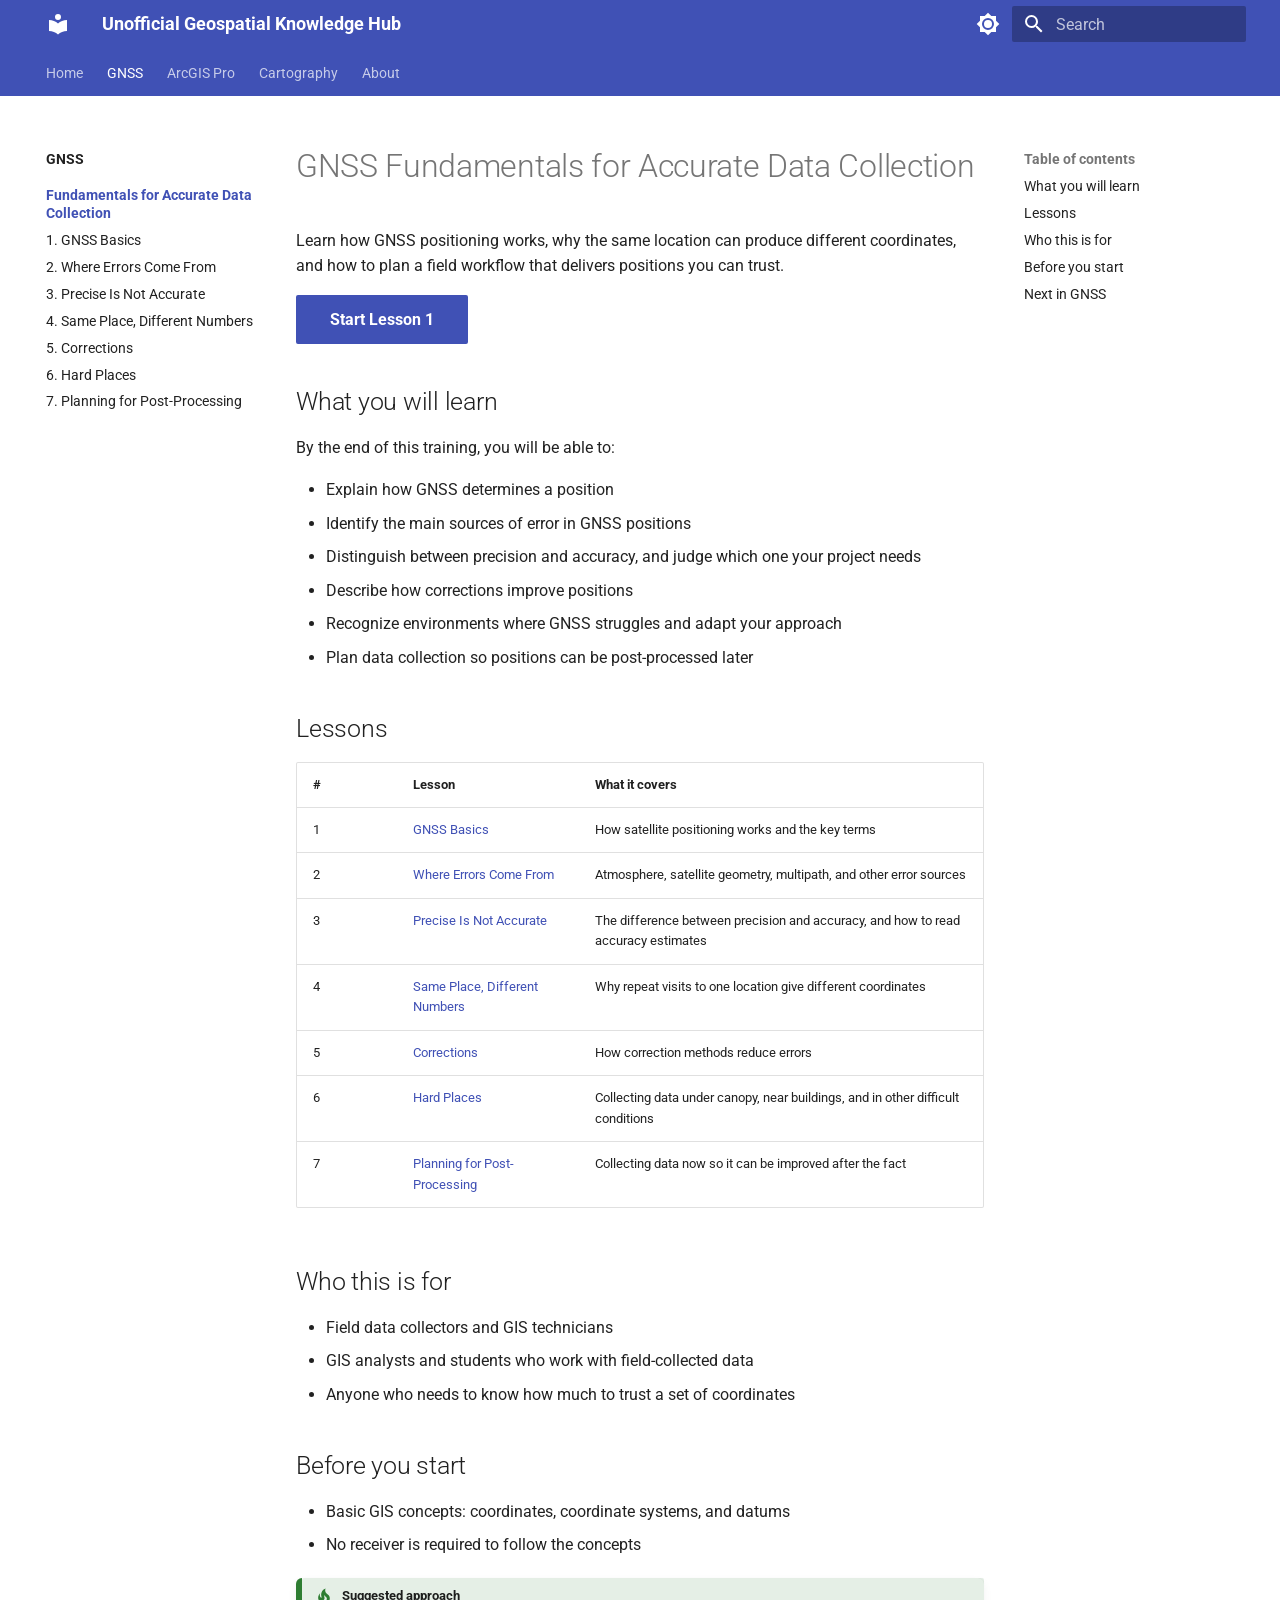
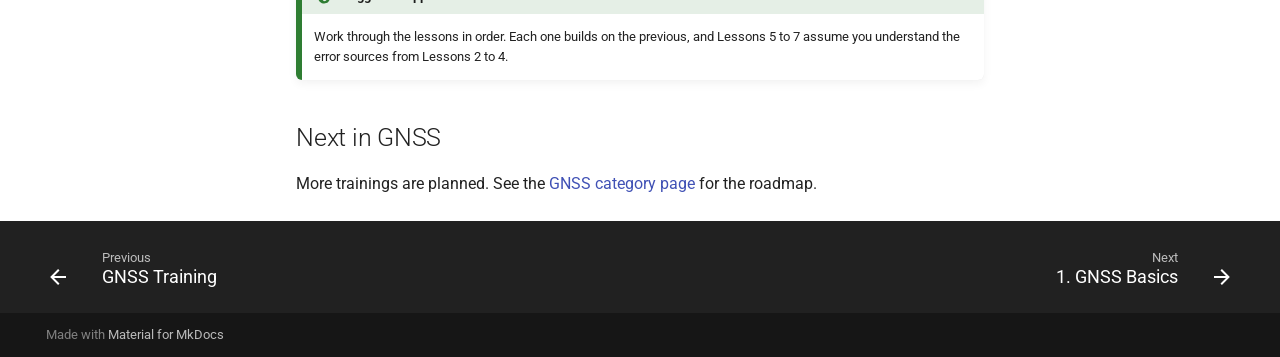
<file: gnss/fundamentals/index.html>
<!doctype html>
<html lang="en" class="no-js">
  <head>
    
      <meta charset="utf-8">
      <meta name="viewport" content="width=device-width,initial-scale=1">
      
      
      
      
        <link rel="prev" href="../">
      
      
        <link rel="next" href="01-gnss-basic/">
      
      
        
      
      
      <link rel="icon" href="../../assets/images/favicon.png">
      <meta name="generator" content="mkdocs-1.6.1, mkdocs-material-9.7.1">
    
    
      
        <title>GNSS Fundamentals for Accurate Data Collection - Unofficial Geospatial Knowledge Hub</title>
      
    
    
      <link rel="stylesheet" href="../../assets/stylesheets/main.484c7ddc.min.css">
      
        
        <link rel="stylesheet" href="../../assets/stylesheets/palette.ab4e12ef.min.css">
      
      


    
    
      
    
    
      
        
        
        <link rel="preconnect" href="https://fonts.gstatic.com" crossorigin>
        <link rel="stylesheet" href="https://fonts.googleapis.com/css?family=Roboto:300,300i,400,400i,700,700i%7CRoboto+Mono:400,400i,700,700i&display=fallback">
        <style>:root{--md-text-font:"Roboto";--md-code-font:"Roboto Mono"}</style>
      
    
    
      <link rel="stylesheet" href="../../assets/css/extra.css">
    
    <script>__md_scope=new URL("../..",location),__md_hash=e=>[...e].reduce(((e,_)=>(e<<5)-e+_.charCodeAt(0)),0),__md_get=(e,_=localStorage,t=__md_scope)=>JSON.parse(_.getItem(t.pathname+"."+e)),__md_set=(e,_,t=localStorage,a=__md_scope)=>{try{t.setItem(a.pathname+"."+e,JSON.stringify(_))}catch(e){}}</script>
    
      

    
    
  </head>
  
  
    
    
      
    
    
    
    
    <body dir="ltr" data-md-color-scheme="default" data-md-color-primary="indigo" data-md-color-accent="indigo">
  
    
    <input class="md-toggle" data-md-toggle="drawer" type="checkbox" id="__drawer" autocomplete="off">
    <input class="md-toggle" data-md-toggle="search" type="checkbox" id="__search" autocomplete="off">
    <label class="md-overlay" for="__drawer"></label>
    <div data-md-component="skip">
      
        
        <a href="#gnss-fundamentals-for-accurate-data-collection" class="md-skip">
          Skip to content
        </a>
      
    </div>
    <div data-md-component="announce">
      
    </div>
    
    
      

<header class="md-header" data-md-component="header">
  <nav class="md-header__inner md-grid" aria-label="Header">
    <a href="../.." title="Unofficial Geospatial Knowledge Hub" class="md-header__button md-logo" aria-label="Unofficial Geospatial Knowledge Hub" data-md-component="logo">
      
  
  <svg xmlns="http://www.w3.org/2000/svg" viewBox="0 0 24 24"><path d="M12 8a3 3 0 0 0 3-3 3 3 0 0 0-3-3 3 3 0 0 0-3 3 3 3 0 0 0 3 3m0 3.54C9.64 9.35 6.5 8 3 8v11c3.5 0 6.64 1.35 9 3.54 2.36-2.19 5.5-3.54 9-3.54V8c-3.5 0-6.64 1.35-9 3.54"/></svg>

    </a>
    <label class="md-header__button md-icon" for="__drawer">
      
      <svg xmlns="http://www.w3.org/2000/svg" viewBox="0 0 24 24"><path d="M3 6h18v2H3zm0 5h18v2H3zm0 5h18v2H3z"/></svg>
    </label>
    <div class="md-header__title" data-md-component="header-title">
      <div class="md-header__ellipsis">
        <div class="md-header__topic">
          <span class="md-ellipsis">
            Unofficial Geospatial Knowledge Hub
          </span>
        </div>
        <div class="md-header__topic" data-md-component="header-topic">
          <span class="md-ellipsis">
            
              GNSS Fundamentals for Accurate Data Collection
            
          </span>
        </div>
      </div>
    </div>
    
      
        <form class="md-header__option" data-md-component="palette">
  
    
    
    
    <input class="md-option" data-md-color-media="(prefers-color-scheme: light)" data-md-color-scheme="default" data-md-color-primary="indigo" data-md-color-accent="indigo"  aria-label="Switch to dark mode"  type="radio" name="__palette" id="__palette_0">
    
      <label class="md-header__button md-icon" title="Switch to dark mode" for="__palette_1" hidden>
        <svg xmlns="http://www.w3.org/2000/svg" viewBox="0 0 24 24"><path d="M12 8a4 4 0 0 0-4 4 4 4 0 0 0 4 4 4 4 0 0 0 4-4 4 4 0 0 0-4-4m0 10a6 6 0 0 1-6-6 6 6 0 0 1 6-6 6 6 0 0 1 6 6 6 6 0 0 1-6 6m8-9.31V4h-4.69L12 .69 8.69 4H4v4.69L.69 12 4 15.31V20h4.69L12 23.31 15.31 20H20v-4.69L23.31 12z"/></svg>
      </label>
    
  
    
    
    
    <input class="md-option" data-md-color-media="(prefers-color-scheme: dark)" data-md-color-scheme="slate" data-md-color-primary="indigo" data-md-color-accent="indigo"  aria-label="Switch to light mode"  type="radio" name="__palette" id="__palette_1">
    
      <label class="md-header__button md-icon" title="Switch to light mode" for="__palette_0" hidden>
        <svg xmlns="http://www.w3.org/2000/svg" viewBox="0 0 24 24"><path d="M12 18c-.89 0-1.74-.2-2.5-.55C11.56 16.5 13 14.42 13 12s-1.44-4.5-3.5-5.45C10.26 6.2 11.11 6 12 6a6 6 0 0 1 6 6 6 6 0 0 1-6 6m8-9.31V4h-4.69L12 .69 8.69 4H4v4.69L.69 12 4 15.31V20h4.69L12 23.31 15.31 20H20v-4.69L23.31 12z"/></svg>
      </label>
    
  
</form>
      
    
    
      <script>var palette=__md_get("__palette");if(palette&&palette.color){if("(prefers-color-scheme)"===palette.color.media){var media=matchMedia("(prefers-color-scheme: light)"),input=document.querySelector(media.matches?"[data-md-color-media='(prefers-color-scheme: light)']":"[data-md-color-media='(prefers-color-scheme: dark)']");palette.color.media=input.getAttribute("data-md-color-media"),palette.color.scheme=input.getAttribute("data-md-color-scheme"),palette.color.primary=input.getAttribute("data-md-color-primary"),palette.color.accent=input.getAttribute("data-md-color-accent")}for(var[key,value]of Object.entries(palette.color))document.body.setAttribute("data-md-color-"+key,value)}</script>
    
    
    
      
      
        <label class="md-header__button md-icon" for="__search">
          
          <svg xmlns="http://www.w3.org/2000/svg" viewBox="0 0 24 24"><path d="M9.5 3A6.5 6.5 0 0 1 16 9.5c0 1.61-.59 3.09-1.56 4.23l.27.27h.79l5 5-1.5 1.5-5-5v-.79l-.27-.27A6.52 6.52 0 0 1 9.5 16 6.5 6.5 0 0 1 3 9.5 6.5 6.5 0 0 1 9.5 3m0 2C7 5 5 7 5 9.5S7 14 9.5 14 14 12 14 9.5 12 5 9.5 5"/></svg>
        </label>
        <div class="md-search" data-md-component="search" role="dialog">
  <label class="md-search__overlay" for="__search"></label>
  <div class="md-search__inner" role="search">
    <form class="md-search__form" name="search">
      <input type="text" class="md-search__input" name="query" aria-label="Search" placeholder="Search" autocapitalize="off" autocorrect="off" autocomplete="off" spellcheck="false" data-md-component="search-query" required>
      <label class="md-search__icon md-icon" for="__search">
        
        <svg xmlns="http://www.w3.org/2000/svg" viewBox="0 0 24 24"><path d="M9.5 3A6.5 6.5 0 0 1 16 9.5c0 1.61-.59 3.09-1.56 4.23l.27.27h.79l5 5-1.5 1.5-5-5v-.79l-.27-.27A6.52 6.52 0 0 1 9.5 16 6.5 6.5 0 0 1 3 9.5 6.5 6.5 0 0 1 9.5 3m0 2C7 5 5 7 5 9.5S7 14 9.5 14 14 12 14 9.5 12 5 9.5 5"/></svg>
        
        <svg xmlns="http://www.w3.org/2000/svg" viewBox="0 0 24 24"><path d="M20 11v2H8l5.5 5.5-1.42 1.42L4.16 12l7.92-7.92L13.5 5.5 8 11z"/></svg>
      </label>
      <nav class="md-search__options" aria-label="Search">
        
        <button type="reset" class="md-search__icon md-icon" title="Clear" aria-label="Clear" tabindex="-1">
          
          <svg xmlns="http://www.w3.org/2000/svg" viewBox="0 0 24 24"><path d="M19 6.41 17.59 5 12 10.59 6.41 5 5 6.41 10.59 12 5 17.59 6.41 19 12 13.41 17.59 19 19 17.59 13.41 12z"/></svg>
        </button>
      </nav>
      
        <div class="md-search__suggest" data-md-component="search-suggest"></div>
      
    </form>
    <div class="md-search__output">
      <div class="md-search__scrollwrap" tabindex="0" data-md-scrollfix>
        <div class="md-search-result" data-md-component="search-result">
          <div class="md-search-result__meta">
            Initializing search
          </div>
          <ol class="md-search-result__list" role="presentation"></ol>
        </div>
      </div>
    </div>
  </div>
</div>
      
    
    
  </nav>
  
</header>
    
    <div class="md-container" data-md-component="container">
      
      
        
          
            
<nav class="md-tabs" aria-label="Tabs" data-md-component="tabs">
  <div class="md-grid">
    <ul class="md-tabs__list">
      
        
  
  
  
  
    <li class="md-tabs__item">
      <a href="../.." class="md-tabs__link">
        
  
  
    
  
  Home

      </a>
    </li>
  

      
        
  
  
  
    
  
  
    
    
      <li class="md-tabs__item md-tabs__item--active">
        <a href="../" class="md-tabs__link">
          
  
  
    
  
  GNSS

        </a>
      </li>
    
  

      
        
  
  
  
  
    
    
      <li class="md-tabs__item">
        <a href="../../arcgis-pro/index.md" class="md-tabs__link">
          
  
  
    
  
  ArcGIS Pro

        </a>
      </li>
    
  

      
        
  
  
  
  
    
    
      <li class="md-tabs__item">
        <a href="../../cartography/index.md" class="md-tabs__link">
          
  
  
    
  
  Cartography

        </a>
      </li>
    
  

      
        
  
  
  
  
    <li class="md-tabs__item">
      <a href="../../about.md" class="md-tabs__link">
        
  
  
    
  
  About

      </a>
    </li>
  

      
    </ul>
  </div>
</nav>
          
        
      
      <main class="md-main" data-md-component="main">
        <div class="md-main__inner md-grid">
          
            
              
              <div class="md-sidebar md-sidebar--primary" data-md-component="sidebar" data-md-type="navigation" >
                <div class="md-sidebar__scrollwrap">
                  <div class="md-sidebar__inner">
                    


  


<nav class="md-nav md-nav--primary md-nav--lifted" aria-label="Navigation" data-md-level="0">
  <label class="md-nav__title" for="__drawer">
    <a href="../.." title="Unofficial Geospatial Knowledge Hub" class="md-nav__button md-logo" aria-label="Unofficial Geospatial Knowledge Hub" data-md-component="logo">
      
  
  <svg xmlns="http://www.w3.org/2000/svg" viewBox="0 0 24 24"><path d="M12 8a3 3 0 0 0 3-3 3 3 0 0 0-3-3 3 3 0 0 0-3 3 3 3 0 0 0 3 3m0 3.54C9.64 9.35 6.5 8 3 8v11c3.5 0 6.64 1.35 9 3.54 2.36-2.19 5.5-3.54 9-3.54V8c-3.5 0-6.64 1.35-9 3.54"/></svg>

    </a>
    Unofficial Geospatial Knowledge Hub
  </label>
  
  <ul class="md-nav__list" data-md-scrollfix>
    
      
      
  
  
  
  
    <li class="md-nav__item">
      <a href="../.." class="md-nav__link">
        
  
  
  <span class="md-ellipsis">
    
  
    Home
  

    
  </span>
  
  

      </a>
    </li>
  

    
      
      
  
  
    
  
  
  
    
    
      
        
          
        
      
        
      
    
    
    
      
        
        
      
      
        
      
    
    
    <li class="md-nav__item md-nav__item--active md-nav__item--section md-nav__item--nested">
      
        
        
        <input class="md-nav__toggle md-toggle " type="checkbox" id="__nav_2" checked>
        
          
          <div class="md-nav__link md-nav__container">
            <a href="../" class="md-nav__link ">
              
  
  
  <span class="md-ellipsis">
    
  
    GNSS
  

    
  </span>
  
  

            </a>
            
              
              <label class="md-nav__link " for="__nav_2" id="__nav_2_label" tabindex="">
                <span class="md-nav__icon md-icon"></span>
              </label>
            
          </div>
        
        <nav class="md-nav" data-md-level="1" aria-labelledby="__nav_2_label" aria-expanded="true">
          <label class="md-nav__title" for="__nav_2">
            <span class="md-nav__icon md-icon"></span>
            
  
    GNSS
  

          </label>
          <ul class="md-nav__list" data-md-scrollfix>
            
              
            
              
                
  
  
    
  
  
  
    
    
      
        
          
        
      
        
      
        
      
        
      
        
      
        
      
        
      
        
      
    
    
    
      
      
        
          
          
        
      
    
    
    <li class="md-nav__item md-nav__item--active md-nav__item--section md-nav__item--nested">
      
        
        
        <input class="md-nav__toggle md-toggle " type="checkbox" id="__nav_2_2" checked>
        
          
          <div class="md-nav__link md-nav__container">
            <a href="./" class="md-nav__link md-nav__link--active">
              
  
  
  <span class="md-ellipsis">
    
  
    Fundamentals for Accurate Data Collection
  

    
  </span>
  
  

            </a>
            
              
              <label class="md-nav__link md-nav__link--active" for="__nav_2_2" id="__nav_2_2_label" tabindex="">
                <span class="md-nav__icon md-icon"></span>
              </label>
            
          </div>
        
        <nav class="md-nav" data-md-level="2" aria-labelledby="__nav_2_2_label" aria-expanded="true">
          <label class="md-nav__title" for="__nav_2_2">
            <span class="md-nav__icon md-icon"></span>
            
  
    Fundamentals for Accurate Data Collection
  

          </label>
          <ul class="md-nav__list" data-md-scrollfix>
            
              
            
              
                
  
  
  
  
    <li class="md-nav__item">
      <a href="01-gnss-basic/" class="md-nav__link">
        
  
  
  <span class="md-ellipsis">
    
  
    1. GNSS Basics
  

    
  </span>
  
  

      </a>
    </li>
  

              
            
              
                
  
  
  
  
    <li class="md-nav__item">
      <a href="02-where-errors-come-from/" class="md-nav__link">
        
  
  
  <span class="md-ellipsis">
    
  
    2. Where Errors Come From
  

    
  </span>
  
  

      </a>
    </li>
  

              
            
              
                
  
  
  
  
    <li class="md-nav__item">
      <a href="03-precise-is-not-accurate/" class="md-nav__link">
        
  
  
  <span class="md-ellipsis">
    
  
    3. Precise Is Not Accurate
  

    
  </span>
  
  

      </a>
    </li>
  

              
            
              
                
  
  
  
  
    <li class="md-nav__item">
      <a href="04-same-place-different-numbers/" class="md-nav__link">
        
  
  
  <span class="md-ellipsis">
    
  
    4. Same Place, Different Numbers
  

    
  </span>
  
  

      </a>
    </li>
  

              
            
              
                
  
  
  
  
    <li class="md-nav__item">
      <a href="05-corrections/" class="md-nav__link">
        
  
  
  <span class="md-ellipsis">
    
  
    5. Corrections
  

    
  </span>
  
  

      </a>
    </li>
  

              
            
              
                
  
  
  
  
    <li class="md-nav__item">
      <a href="06-hard-places/" class="md-nav__link">
        
  
  
  <span class="md-ellipsis">
    
  
    6. Hard Places
  

    
  </span>
  
  

      </a>
    </li>
  

              
            
              
                
  
  
  
  
    <li class="md-nav__item">
      <a href="07-planning-for-post-processing/" class="md-nav__link">
        
  
  
  <span class="md-ellipsis">
    
  
    7. Planning for Post-Processing
  

    
  </span>
  
  

      </a>
    </li>
  

              
            
          </ul>
        </nav>
      
    </li>
  

              
            
          </ul>
        </nav>
      
    </li>
  

    
      
      
  
  
  
  
    
    
      
        
      
    
    
    
      
      
        
      
    
    
    <li class="md-nav__item md-nav__item--nested">
      
        
        
        <input class="md-nav__toggle md-toggle " type="checkbox" id="__nav_3" >
        
          
          <label class="md-nav__link" for="__nav_3" id="__nav_3_label" tabindex="0">
            
  
  
  <span class="md-ellipsis">
    
  
    ArcGIS Pro
  

    
  </span>
  
  

            <span class="md-nav__icon md-icon"></span>
          </label>
        
        <nav class="md-nav" data-md-level="1" aria-labelledby="__nav_3_label" aria-expanded="false">
          <label class="md-nav__title" for="__nav_3">
            <span class="md-nav__icon md-icon"></span>
            
  
    ArcGIS Pro
  

          </label>
          <ul class="md-nav__list" data-md-scrollfix>
            
              
                
  
  
  
  
    <li class="md-nav__item">
      <a href="../../arcgis-pro/index.md" class="md-nav__link">
        
  
  
  <span class="md-ellipsis">
    
  
    None
  

    
  </span>
  
  

      </a>
    </li>
  

              
            
          </ul>
        </nav>
      
    </li>
  

    
      
      
  
  
  
  
    
    
      
        
      
    
    
    
      
      
        
      
    
    
    <li class="md-nav__item md-nav__item--nested">
      
        
        
        <input class="md-nav__toggle md-toggle " type="checkbox" id="__nav_4" >
        
          
          <label class="md-nav__link" for="__nav_4" id="__nav_4_label" tabindex="0">
            
  
  
  <span class="md-ellipsis">
    
  
    Cartography
  

    
  </span>
  
  

            <span class="md-nav__icon md-icon"></span>
          </label>
        
        <nav class="md-nav" data-md-level="1" aria-labelledby="__nav_4_label" aria-expanded="false">
          <label class="md-nav__title" for="__nav_4">
            <span class="md-nav__icon md-icon"></span>
            
  
    Cartography
  

          </label>
          <ul class="md-nav__list" data-md-scrollfix>
            
              
                
  
  
  
  
    <li class="md-nav__item">
      <a href="../../cartography/index.md" class="md-nav__link">
        
  
  
  <span class="md-ellipsis">
    
  
    None
  

    
  </span>
  
  

      </a>
    </li>
  

              
            
          </ul>
        </nav>
      
    </li>
  

    
      
      
  
  
  
  
    <li class="md-nav__item">
      <a href="../../about.md" class="md-nav__link">
        
  
  
  <span class="md-ellipsis">
    
  
    About
  

    
  </span>
  
  

      </a>
    </li>
  

    
  </ul>
</nav>
                  </div>
                </div>
              </div>
            
            
              
              <div class="md-sidebar md-sidebar--secondary" data-md-component="sidebar" data-md-type="toc" >
                <div class="md-sidebar__scrollwrap">
                  <div class="md-sidebar__inner">
                    

<nav class="md-nav md-nav--secondary" aria-label="Table of contents">
  
  
  
    
  
  
    <label class="md-nav__title" for="__toc">
      <span class="md-nav__icon md-icon"></span>
      Table of contents
    </label>
    <ul class="md-nav__list" data-md-component="toc" data-md-scrollfix>
      
        <li class="md-nav__item">
  <a href="#what-you-will-learn" class="md-nav__link">
    <span class="md-ellipsis">
      
        What you will learn
      
    </span>
  </a>
  
</li>
      
        <li class="md-nav__item">
  <a href="#lessons" class="md-nav__link">
    <span class="md-ellipsis">
      
        Lessons
      
    </span>
  </a>
  
</li>
      
        <li class="md-nav__item">
  <a href="#who-this-is-for" class="md-nav__link">
    <span class="md-ellipsis">
      
        Who this is for
      
    </span>
  </a>
  
</li>
      
        <li class="md-nav__item">
  <a href="#before-you-start" class="md-nav__link">
    <span class="md-ellipsis">
      
        Before you start
      
    </span>
  </a>
  
</li>
      
        <li class="md-nav__item">
  <a href="#next-in-gnss" class="md-nav__link">
    <span class="md-ellipsis">
      
        Next in GNSS
      
    </span>
  </a>
  
</li>
      
    </ul>
  
</nav>
                  </div>
                </div>
              </div>
            
          
          
            <div class="md-content" data-md-component="content">
              
              <article class="md-content__inner md-typeset">
                
                  



<h1 id="gnss-fundamentals-for-accurate-data-collection">GNSS Fundamentals for Accurate Data Collection</h1>
<p>Learn how GNSS positioning works, why the same location can produce different coordinates, and how to plan a field workflow that delivers positions you can trust.</p>
<p><a class="md-button md-button--primary" href="01-gnss-basic/">Start Lesson 1</a></p>
<h2 id="what-you-will-learn">What you will learn</h2>
<p>By the end of this training, you will be able to:</p>
<ul>
<li>Explain how GNSS determines a position</li>
<li>Identify the main sources of error in GNSS positions</li>
<li>Distinguish between precision and accuracy, and judge which one your project needs</li>
<li>Describe how corrections improve positions</li>
<li>Recognize environments where GNSS struggles and adapt your approach</li>
<li>Plan data collection so positions can be post-processed later</li>
</ul>
<h2 id="lessons">Lessons</h2>
<table>
<thead>
<tr>
<th>#</th>
<th>Lesson</th>
<th>What it covers</th>
</tr>
</thead>
<tbody>
<tr>
<td>1</td>
<td><a href="01-gnss-basic/">GNSS Basics</a></td>
<td>How satellite positioning works and the key terms</td>
</tr>
<tr>
<td>2</td>
<td><a href="02-where-errors-come-from/">Where Errors Come From</a></td>
<td>Atmosphere, satellite geometry, multipath, and other error sources</td>
</tr>
<tr>
<td>3</td>
<td><a href="03-precise-is-not-accurate/">Precise Is Not Accurate</a></td>
<td>The difference between precision and accuracy, and how to read accuracy estimates</td>
</tr>
<tr>
<td>4</td>
<td><a href="04-same-place-different-numbers/">Same Place, Different Numbers</a></td>
<td>Why repeat visits to one location give different coordinates</td>
</tr>
<tr>
<td>5</td>
<td><a href="05-corrections/">Corrections</a></td>
<td>How correction methods reduce errors</td>
</tr>
<tr>
<td>6</td>
<td><a href="06-hard-places/">Hard Places</a></td>
<td>Collecting data under canopy, near buildings, and in other difficult conditions</td>
</tr>
<tr>
<td>7</td>
<td><a href="07-planning-for-post-processings.md">Planning for Post-Processing</a></td>
<td>Collecting data now so it can be improved after the fact</td>
</tr>
</tbody>
</table>
<h2 id="who-this-is-for">Who this is for</h2>
<ul>
<li>Field data collectors and GIS technicians</li>
<li>GIS analysts and students who work with field-collected data</li>
<li>Anyone who needs to know how much to trust a set of coordinates</li>
</ul>
<h2 id="before-you-start">Before you start</h2>
<ul>
<li>Basic GIS concepts: coordinates, coordinate systems, and datums</li>
<li>No receiver is required to follow the concepts</li>
</ul>
<div class="admonition tip">
<p class="admonition-title">Suggested approach</p>
<p>Work through the lessons in order. Each one builds on the previous, and Lessons 5 to 7 assume you understand the error sources from Lessons 2 to 4.</p>
</div>
<h2 id="next-in-gnss">Next in GNSS</h2>
<p>More trainings are planned. See the <a href="../">GNSS category page</a> for the roadmap.</p>












                
              </article>
            </div>
          
          
<script>var target=document.getElementById(location.hash.slice(1));target&&target.name&&(target.checked=target.name.startsWith("__tabbed_"))</script>
        </div>
        
          <button type="button" class="md-top md-icon" data-md-component="top" hidden>
  
  <svg xmlns="http://www.w3.org/2000/svg" viewBox="0 0 24 24"><path d="M13 20h-2V8l-5.5 5.5-1.42-1.42L12 4.16l7.92 7.92-1.42 1.42L13 8z"/></svg>
  Back to top
</button>
        
      </main>
      
        <footer class="md-footer">
  
    
      
      <nav class="md-footer__inner md-grid" aria-label="Footer" >
        
          
          <a href="../" class="md-footer__link md-footer__link--prev" aria-label="Previous: GNSS Training">
            <div class="md-footer__button md-icon">
              
              <svg xmlns="http://www.w3.org/2000/svg" viewBox="0 0 24 24"><path d="M20 11v2H8l5.5 5.5-1.42 1.42L4.16 12l7.92-7.92L13.5 5.5 8 11z"/></svg>
            </div>
            <div class="md-footer__title">
              <span class="md-footer__direction">
                Previous
              </span>
              <div class="md-ellipsis">
                GNSS Training
              </div>
            </div>
          </a>
        
        
          
          <a href="01-gnss-basic/" class="md-footer__link md-footer__link--next" aria-label="Next: 1. GNSS Basics">
            <div class="md-footer__title">
              <span class="md-footer__direction">
                Next
              </span>
              <div class="md-ellipsis">
                1. GNSS Basics
              </div>
            </div>
            <div class="md-footer__button md-icon">
              
              <svg xmlns="http://www.w3.org/2000/svg" viewBox="0 0 24 24"><path d="M4 11v2h12l-5.5 5.5 1.42 1.42L19.84 12l-7.92-7.92L10.5 5.5 16 11z"/></svg>
            </div>
          </a>
        
      </nav>
    
  
  <div class="md-footer-meta md-typeset">
    <div class="md-footer-meta__inner md-grid">
      <div class="md-copyright">
  
  
    Made with
    <a href="https://squidfunk.github.io/mkdocs-material/" target="_blank" rel="noopener">
      Material for MkDocs
    </a>
  
</div>
      
    </div>
  </div>
</footer>
      
    </div>
    <div class="md-dialog" data-md-component="dialog">
      <div class="md-dialog__inner md-typeset"></div>
    </div>
    
    
    
      
      
      <script id="__config" type="application/json">{"annotate": null, "base": "../..", "features": ["navigation.tabs", "navigation.sections", "navigation.indexes", "navigation.top", "navigation.footer", "search.suggest", "search.highlight", "content.code.copy"], "search": "../../assets/javascripts/workers/search.2c215733.min.js", "tags": null, "translations": {"clipboard.copied": "Copied to clipboard", "clipboard.copy": "Copy to clipboard", "search.result.more.one": "1 more on this page", "search.result.more.other": "# more on this page", "search.result.none": "No matching documents", "search.result.one": "1 matching document", "search.result.other": "# matching documents", "search.result.placeholder": "Type to start searching", "search.result.term.missing": "Missing", "select.version": "Select version"}, "version": null}</script>
    
    
      <script src="../../assets/javascripts/bundle.79ae519e.min.js"></script>
      
        <script src="../../javascripts/self-check.js"></script>
      
    
  </body>
</html>
</file>
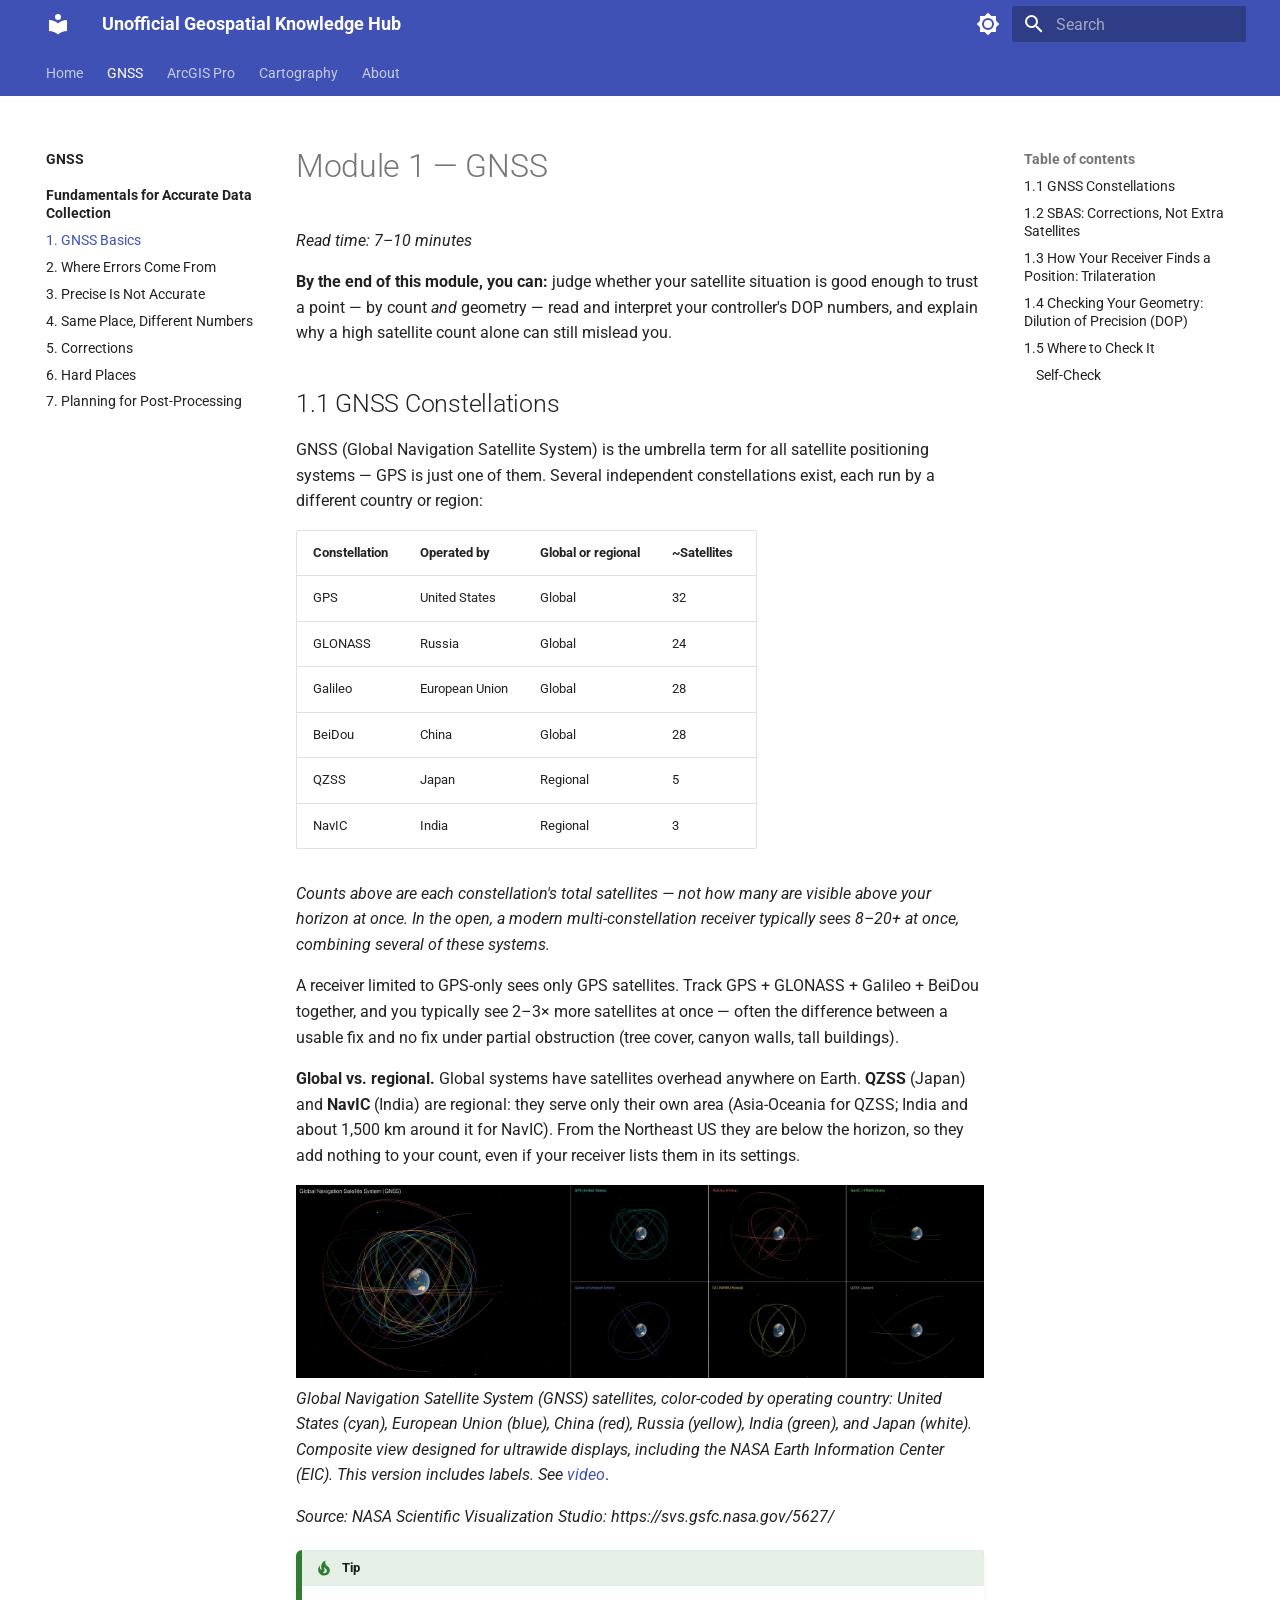
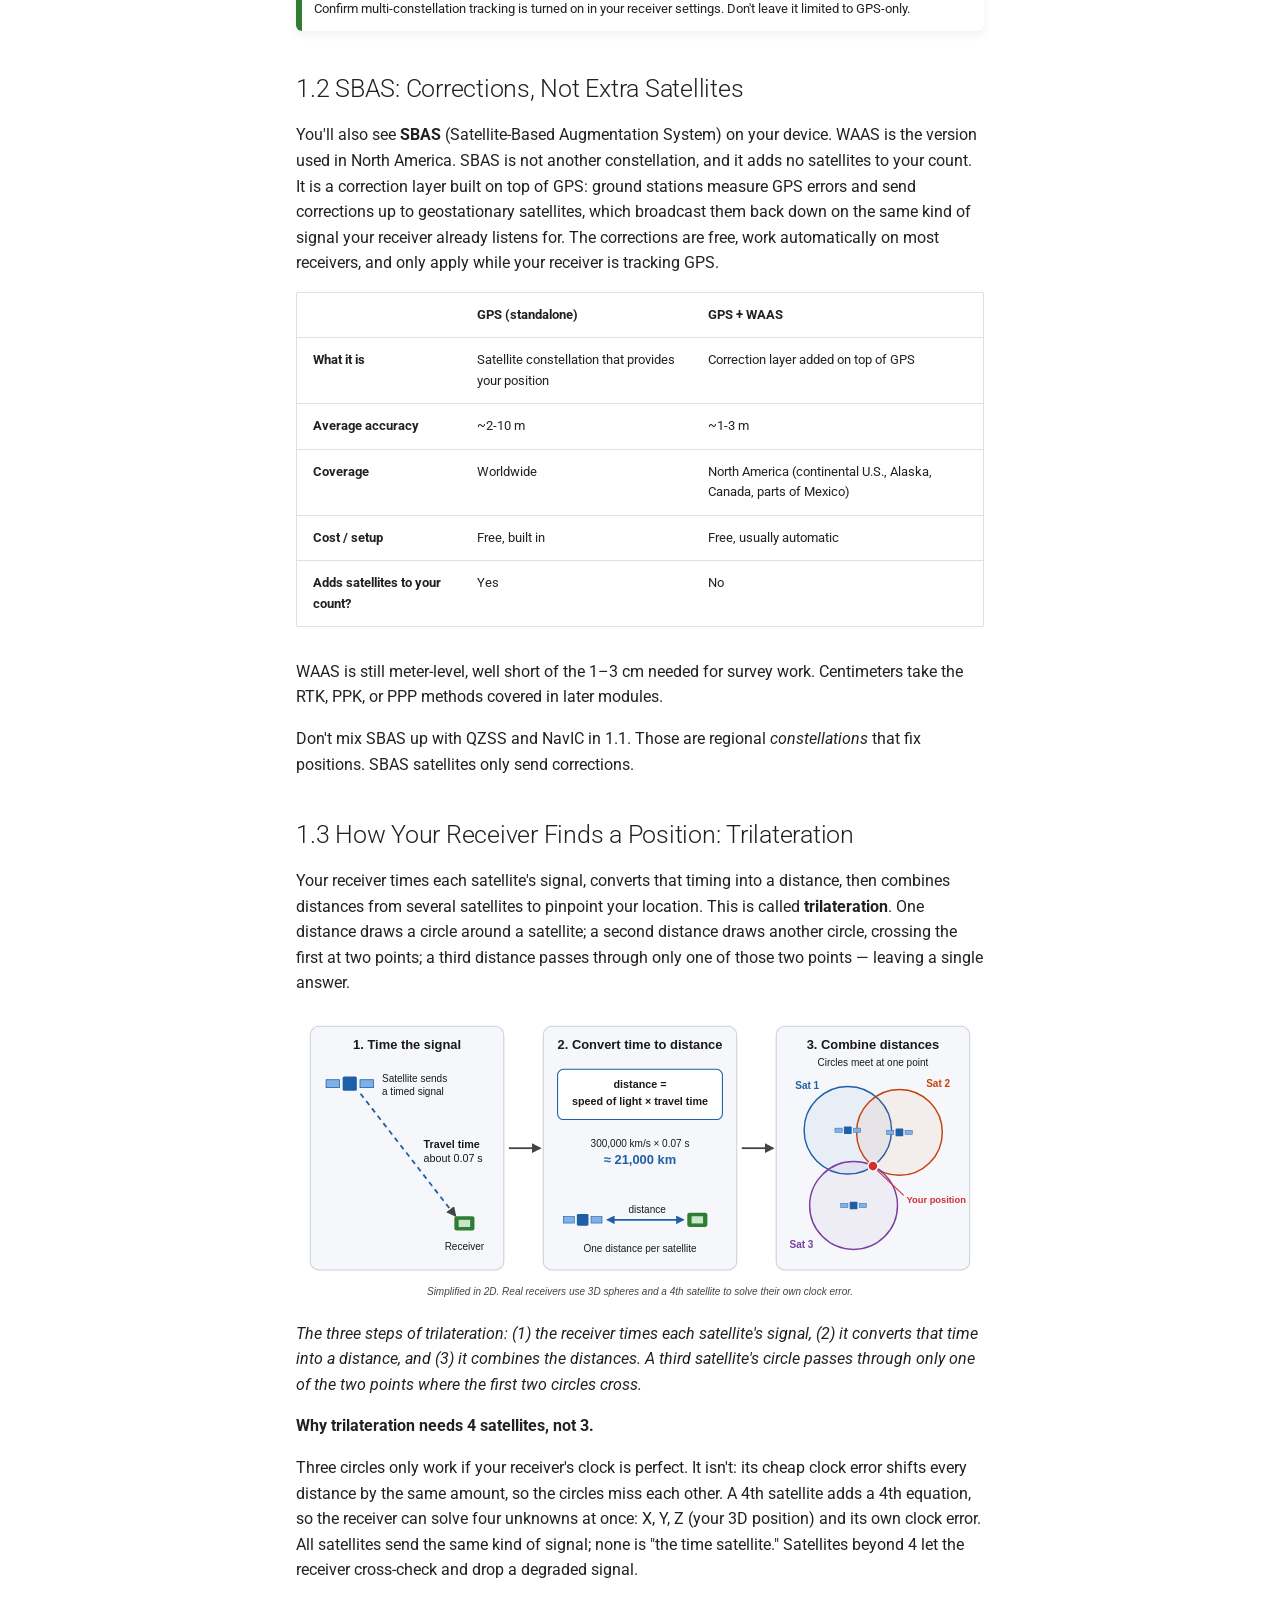
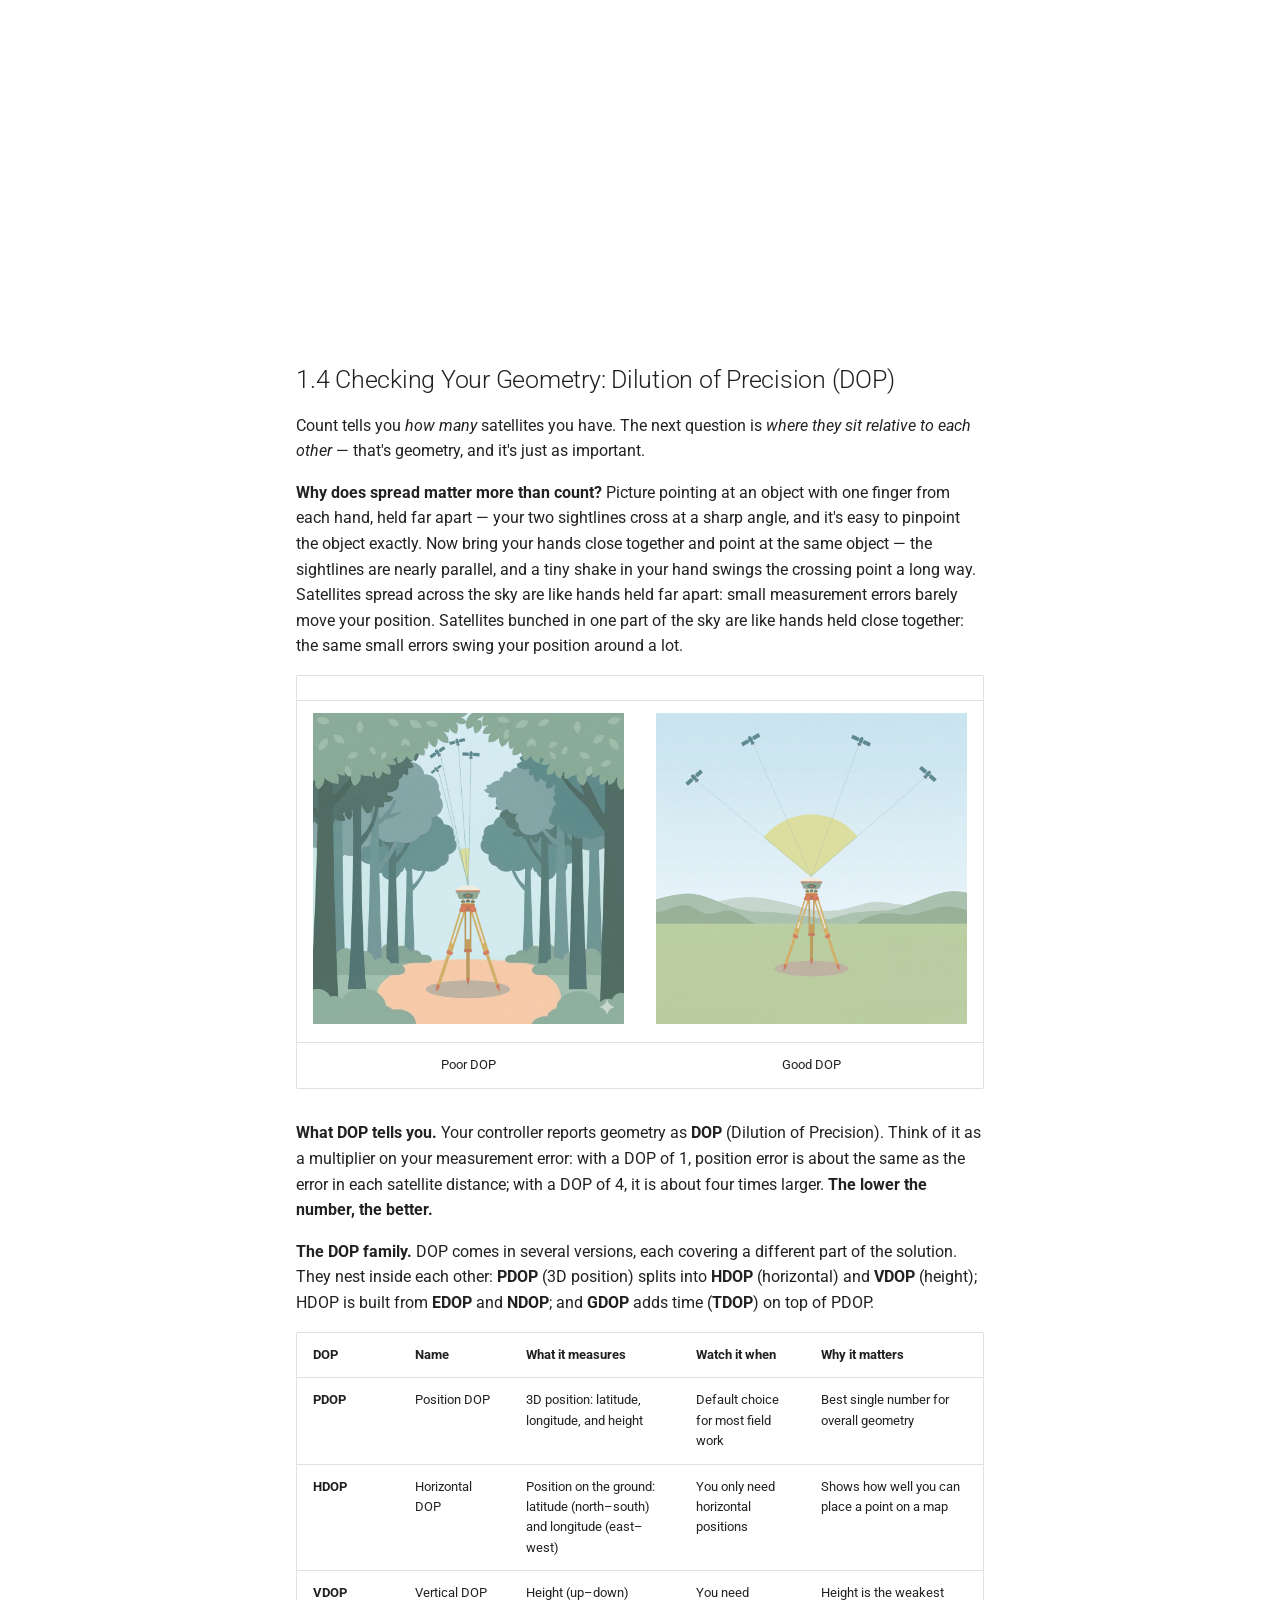
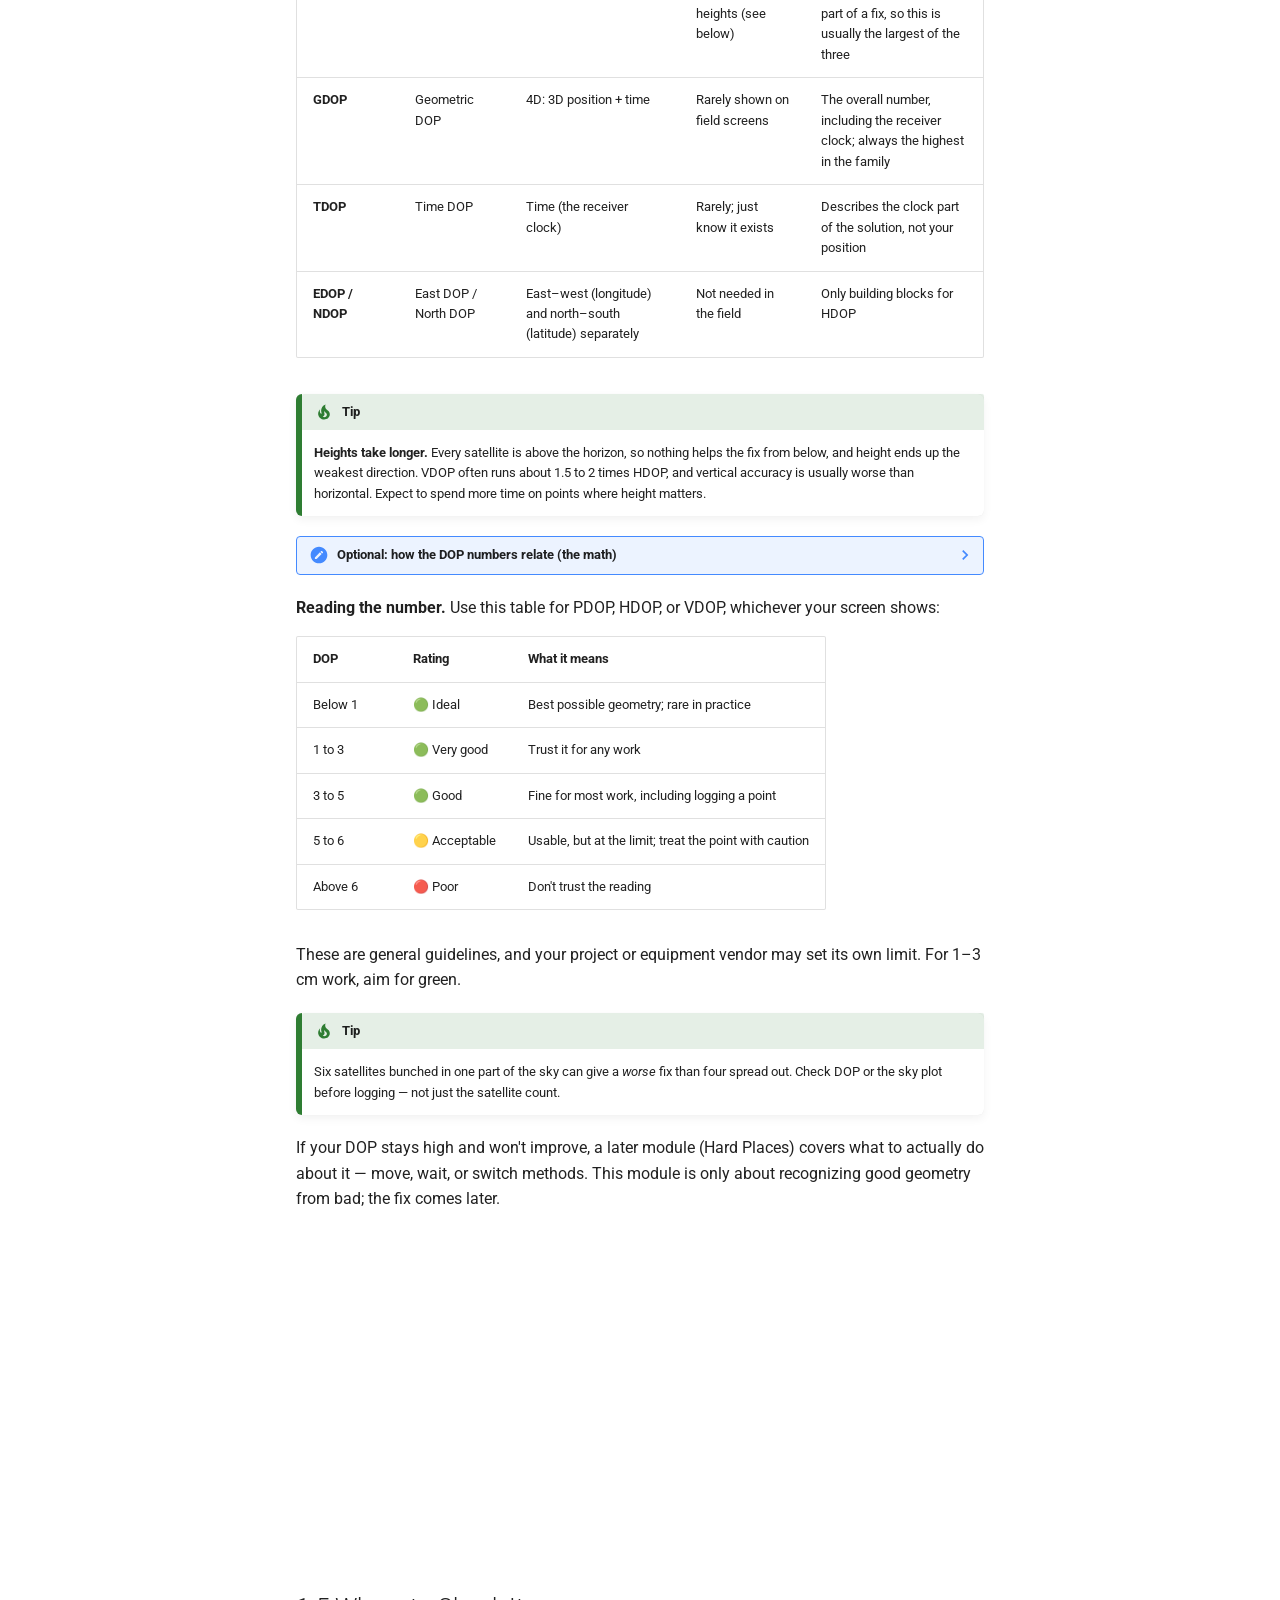
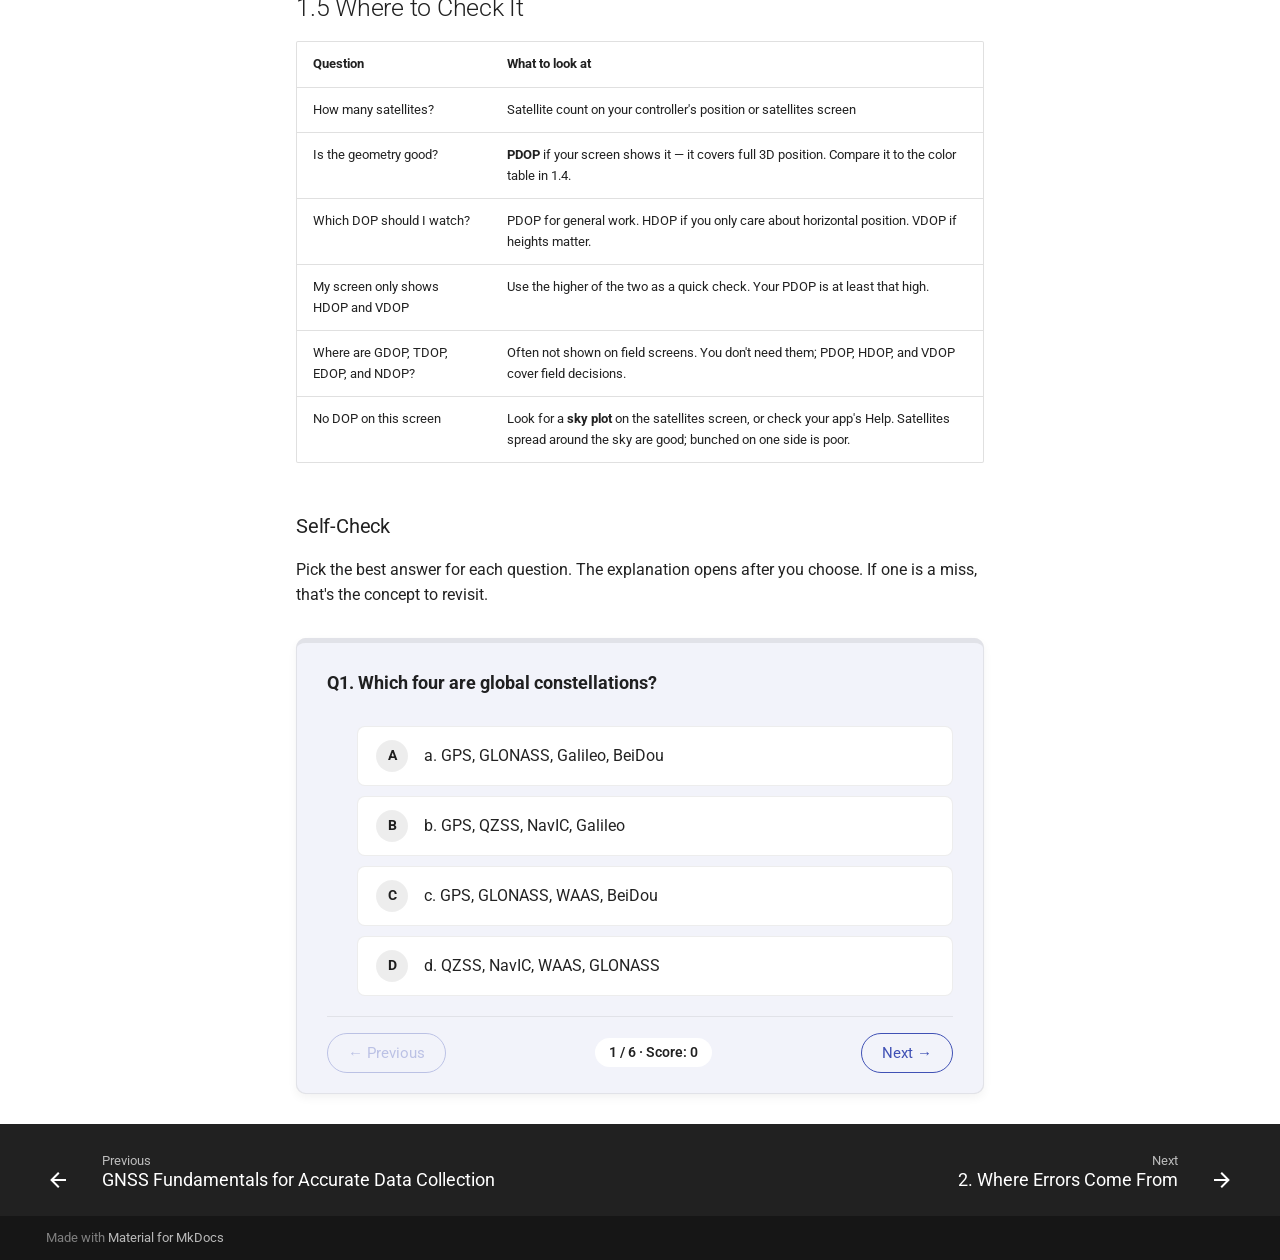
<file: gnss/fundamentals/01-gnss-basic/index.html>
<!doctype html>
<html lang="en" class="no-js">
  <head>
    
      <meta charset="utf-8">
      <meta name="viewport" content="width=device-width,initial-scale=1">
      
      
      
      
        <link rel="prev" href="../">
      
      
        <link rel="next" href="../02-where-errors-come-from/">
      
      
        
      
      
      <link rel="icon" href="../../../assets/images/favicon.png">
      <meta name="generator" content="mkdocs-1.6.1, mkdocs-material-9.7.1">
    
    
      
        <title>1. GNSS Basics - Unofficial Geospatial Knowledge Hub</title>
      
    
    
      <link rel="stylesheet" href="../../../assets/stylesheets/main.484c7ddc.min.css">
      
        
        <link rel="stylesheet" href="../../../assets/stylesheets/palette.ab4e12ef.min.css">
      
      


    
    
      
    
    
      
        
        
        <link rel="preconnect" href="https://fonts.gstatic.com" crossorigin>
        <link rel="stylesheet" href="https://fonts.googleapis.com/css?family=Roboto:300,300i,400,400i,700,700i%7CRoboto+Mono:400,400i,700,700i&display=fallback">
        <style>:root{--md-text-font:"Roboto";--md-code-font:"Roboto Mono"}</style>
      
    
    
      <link rel="stylesheet" href="../../../assets/css/extra.css">
    
    <script>__md_scope=new URL("../../..",location),__md_hash=e=>[...e].reduce(((e,_)=>(e<<5)-e+_.charCodeAt(0)),0),__md_get=(e,_=localStorage,t=__md_scope)=>JSON.parse(_.getItem(t.pathname+"."+e)),__md_set=(e,_,t=localStorage,a=__md_scope)=>{try{t.setItem(a.pathname+"."+e,JSON.stringify(_))}catch(e){}}</script>
    
      

    
    
  </head>
  
  
    
    
      
    
    
    
    
    <body dir="ltr" data-md-color-scheme="default" data-md-color-primary="indigo" data-md-color-accent="indigo">
  
    
    <input class="md-toggle" data-md-toggle="drawer" type="checkbox" id="__drawer" autocomplete="off">
    <input class="md-toggle" data-md-toggle="search" type="checkbox" id="__search" autocomplete="off">
    <label class="md-overlay" for="__drawer"></label>
    <div data-md-component="skip">
      
        
        <a href="#module-1-gnss" class="md-skip">
          Skip to content
        </a>
      
    </div>
    <div data-md-component="announce">
      
    </div>
    
    
      

<header class="md-header" data-md-component="header">
  <nav class="md-header__inner md-grid" aria-label="Header">
    <a href="../../.." title="Unofficial Geospatial Knowledge Hub" class="md-header__button md-logo" aria-label="Unofficial Geospatial Knowledge Hub" data-md-component="logo">
      
  
  <svg xmlns="http://www.w3.org/2000/svg" viewBox="0 0 24 24"><path d="M12 8a3 3 0 0 0 3-3 3 3 0 0 0-3-3 3 3 0 0 0-3 3 3 3 0 0 0 3 3m0 3.54C9.64 9.35 6.5 8 3 8v11c3.5 0 6.64 1.35 9 3.54 2.36-2.19 5.5-3.54 9-3.54V8c-3.5 0-6.64 1.35-9 3.54"/></svg>

    </a>
    <label class="md-header__button md-icon" for="__drawer">
      
      <svg xmlns="http://www.w3.org/2000/svg" viewBox="0 0 24 24"><path d="M3 6h18v2H3zm0 5h18v2H3zm0 5h18v2H3z"/></svg>
    </label>
    <div class="md-header__title" data-md-component="header-title">
      <div class="md-header__ellipsis">
        <div class="md-header__topic">
          <span class="md-ellipsis">
            Unofficial Geospatial Knowledge Hub
          </span>
        </div>
        <div class="md-header__topic" data-md-component="header-topic">
          <span class="md-ellipsis">
            
              1. GNSS Basics
            
          </span>
        </div>
      </div>
    </div>
    
      
        <form class="md-header__option" data-md-component="palette">
  
    
    
    
    <input class="md-option" data-md-color-media="(prefers-color-scheme: light)" data-md-color-scheme="default" data-md-color-primary="indigo" data-md-color-accent="indigo"  aria-label="Switch to dark mode"  type="radio" name="__palette" id="__palette_0">
    
      <label class="md-header__button md-icon" title="Switch to dark mode" for="__palette_1" hidden>
        <svg xmlns="http://www.w3.org/2000/svg" viewBox="0 0 24 24"><path d="M12 8a4 4 0 0 0-4 4 4 4 0 0 0 4 4 4 4 0 0 0 4-4 4 4 0 0 0-4-4m0 10a6 6 0 0 1-6-6 6 6 0 0 1 6-6 6 6 0 0 1 6 6 6 6 0 0 1-6 6m8-9.31V4h-4.69L12 .69 8.69 4H4v4.69L.69 12 4 15.31V20h4.69L12 23.31 15.31 20H20v-4.69L23.31 12z"/></svg>
      </label>
    
  
    
    
    
    <input class="md-option" data-md-color-media="(prefers-color-scheme: dark)" data-md-color-scheme="slate" data-md-color-primary="indigo" data-md-color-accent="indigo"  aria-label="Switch to light mode"  type="radio" name="__palette" id="__palette_1">
    
      <label class="md-header__button md-icon" title="Switch to light mode" for="__palette_0" hidden>
        <svg xmlns="http://www.w3.org/2000/svg" viewBox="0 0 24 24"><path d="M12 18c-.89 0-1.74-.2-2.5-.55C11.56 16.5 13 14.42 13 12s-1.44-4.5-3.5-5.45C10.26 6.2 11.11 6 12 6a6 6 0 0 1 6 6 6 6 0 0 1-6 6m8-9.31V4h-4.69L12 .69 8.69 4H4v4.69L.69 12 4 15.31V20h4.69L12 23.31 15.31 20H20v-4.69L23.31 12z"/></svg>
      </label>
    
  
</form>
      
    
    
      <script>var palette=__md_get("__palette");if(palette&&palette.color){if("(prefers-color-scheme)"===palette.color.media){var media=matchMedia("(prefers-color-scheme: light)"),input=document.querySelector(media.matches?"[data-md-color-media='(prefers-color-scheme: light)']":"[data-md-color-media='(prefers-color-scheme: dark)']");palette.color.media=input.getAttribute("data-md-color-media"),palette.color.scheme=input.getAttribute("data-md-color-scheme"),palette.color.primary=input.getAttribute("data-md-color-primary"),palette.color.accent=input.getAttribute("data-md-color-accent")}for(var[key,value]of Object.entries(palette.color))document.body.setAttribute("data-md-color-"+key,value)}</script>
    
    
    
      
      
        <label class="md-header__button md-icon" for="__search">
          
          <svg xmlns="http://www.w3.org/2000/svg" viewBox="0 0 24 24"><path d="M9.5 3A6.5 6.5 0 0 1 16 9.5c0 1.61-.59 3.09-1.56 4.23l.27.27h.79l5 5-1.5 1.5-5-5v-.79l-.27-.27A6.52 6.52 0 0 1 9.5 16 6.5 6.5 0 0 1 3 9.5 6.5 6.5 0 0 1 9.5 3m0 2C7 5 5 7 5 9.5S7 14 9.5 14 14 12 14 9.5 12 5 9.5 5"/></svg>
        </label>
        <div class="md-search" data-md-component="search" role="dialog">
  <label class="md-search__overlay" for="__search"></label>
  <div class="md-search__inner" role="search">
    <form class="md-search__form" name="search">
      <input type="text" class="md-search__input" name="query" aria-label="Search" placeholder="Search" autocapitalize="off" autocorrect="off" autocomplete="off" spellcheck="false" data-md-component="search-query" required>
      <label class="md-search__icon md-icon" for="__search">
        
        <svg xmlns="http://www.w3.org/2000/svg" viewBox="0 0 24 24"><path d="M9.5 3A6.5 6.5 0 0 1 16 9.5c0 1.61-.59 3.09-1.56 4.23l.27.27h.79l5 5-1.5 1.5-5-5v-.79l-.27-.27A6.52 6.52 0 0 1 9.5 16 6.5 6.5 0 0 1 3 9.5 6.5 6.5 0 0 1 9.5 3m0 2C7 5 5 7 5 9.5S7 14 9.5 14 14 12 14 9.5 12 5 9.5 5"/></svg>
        
        <svg xmlns="http://www.w3.org/2000/svg" viewBox="0 0 24 24"><path d="M20 11v2H8l5.5 5.5-1.42 1.42L4.16 12l7.92-7.92L13.5 5.5 8 11z"/></svg>
      </label>
      <nav class="md-search__options" aria-label="Search">
        
        <button type="reset" class="md-search__icon md-icon" title="Clear" aria-label="Clear" tabindex="-1">
          
          <svg xmlns="http://www.w3.org/2000/svg" viewBox="0 0 24 24"><path d="M19 6.41 17.59 5 12 10.59 6.41 5 5 6.41 10.59 12 5 17.59 6.41 19 12 13.41 17.59 19 19 17.59 13.41 12z"/></svg>
        </button>
      </nav>
      
        <div class="md-search__suggest" data-md-component="search-suggest"></div>
      
    </form>
    <div class="md-search__output">
      <div class="md-search__scrollwrap" tabindex="0" data-md-scrollfix>
        <div class="md-search-result" data-md-component="search-result">
          <div class="md-search-result__meta">
            Initializing search
          </div>
          <ol class="md-search-result__list" role="presentation"></ol>
        </div>
      </div>
    </div>
  </div>
</div>
      
    
    
  </nav>
  
</header>
    
    <div class="md-container" data-md-component="container">
      
      
        
          
            
<nav class="md-tabs" aria-label="Tabs" data-md-component="tabs">
  <div class="md-grid">
    <ul class="md-tabs__list">
      
        
  
  
  
  
    <li class="md-tabs__item">
      <a href="../../.." class="md-tabs__link">
        
  
  
    
  
  Home

      </a>
    </li>
  

      
        
  
  
  
    
  
  
    
    
      <li class="md-tabs__item md-tabs__item--active">
        <a href="../../" class="md-tabs__link">
          
  
  
    
  
  GNSS

        </a>
      </li>
    
  

      
        
  
  
  
  
    
    
      <li class="md-tabs__item">
        <a href="../../../arcgis-pro/index.md" class="md-tabs__link">
          
  
  
    
  
  ArcGIS Pro

        </a>
      </li>
    
  

      
        
  
  
  
  
    
    
      <li class="md-tabs__item">
        <a href="../../../cartography/index.md" class="md-tabs__link">
          
  
  
    
  
  Cartography

        </a>
      </li>
    
  

      
        
  
  
  
  
    <li class="md-tabs__item">
      <a href="../../../about.md" class="md-tabs__link">
        
  
  
    
  
  About

      </a>
    </li>
  

      
    </ul>
  </div>
</nav>
          
        
      
      <main class="md-main" data-md-component="main">
        <div class="md-main__inner md-grid">
          
            
              
              <div class="md-sidebar md-sidebar--primary" data-md-component="sidebar" data-md-type="navigation" >
                <div class="md-sidebar__scrollwrap">
                  <div class="md-sidebar__inner">
                    


  


<nav class="md-nav md-nav--primary md-nav--lifted" aria-label="Navigation" data-md-level="0">
  <label class="md-nav__title" for="__drawer">
    <a href="../../.." title="Unofficial Geospatial Knowledge Hub" class="md-nav__button md-logo" aria-label="Unofficial Geospatial Knowledge Hub" data-md-component="logo">
      
  
  <svg xmlns="http://www.w3.org/2000/svg" viewBox="0 0 24 24"><path d="M12 8a3 3 0 0 0 3-3 3 3 0 0 0-3-3 3 3 0 0 0-3 3 3 3 0 0 0 3 3m0 3.54C9.64 9.35 6.5 8 3 8v11c3.5 0 6.64 1.35 9 3.54 2.36-2.19 5.5-3.54 9-3.54V8c-3.5 0-6.64 1.35-9 3.54"/></svg>

    </a>
    Unofficial Geospatial Knowledge Hub
  </label>
  
  <ul class="md-nav__list" data-md-scrollfix>
    
      
      
  
  
  
  
    <li class="md-nav__item">
      <a href="../../.." class="md-nav__link">
        
  
  
  <span class="md-ellipsis">
    
  
    Home
  

    
  </span>
  
  

      </a>
    </li>
  

    
      
      
  
  
    
  
  
  
    
    
      
        
          
        
      
        
      
    
    
    
      
        
        
      
      
        
      
    
    
    <li class="md-nav__item md-nav__item--active md-nav__item--section md-nav__item--nested">
      
        
        
        <input class="md-nav__toggle md-toggle " type="checkbox" id="__nav_2" checked>
        
          
          <div class="md-nav__link md-nav__container">
            <a href="../../" class="md-nav__link ">
              
  
  
  <span class="md-ellipsis">
    
  
    GNSS
  

    
  </span>
  
  

            </a>
            
              
              <label class="md-nav__link " for="__nav_2" id="__nav_2_label" tabindex="">
                <span class="md-nav__icon md-icon"></span>
              </label>
            
          </div>
        
        <nav class="md-nav" data-md-level="1" aria-labelledby="__nav_2_label" aria-expanded="true">
          <label class="md-nav__title" for="__nav_2">
            <span class="md-nav__icon md-icon"></span>
            
  
    GNSS
  

          </label>
          <ul class="md-nav__list" data-md-scrollfix>
            
              
            
              
                
  
  
    
  
  
  
    
    
      
        
          
        
      
        
      
        
      
        
      
        
      
        
      
        
      
        
      
    
    
    
      
      
        
          
          
        
      
    
    
    <li class="md-nav__item md-nav__item--active md-nav__item--section md-nav__item--nested">
      
        
        
        <input class="md-nav__toggle md-toggle " type="checkbox" id="__nav_2_2" checked>
        
          
          <div class="md-nav__link md-nav__container">
            <a href="../" class="md-nav__link ">
              
  
  
  <span class="md-ellipsis">
    
  
    Fundamentals for Accurate Data Collection
  

    
  </span>
  
  

            </a>
            
              
              <label class="md-nav__link " for="__nav_2_2" id="__nav_2_2_label" tabindex="">
                <span class="md-nav__icon md-icon"></span>
              </label>
            
          </div>
        
        <nav class="md-nav" data-md-level="2" aria-labelledby="__nav_2_2_label" aria-expanded="true">
          <label class="md-nav__title" for="__nav_2_2">
            <span class="md-nav__icon md-icon"></span>
            
  
    Fundamentals for Accurate Data Collection
  

          </label>
          <ul class="md-nav__list" data-md-scrollfix>
            
              
            
              
                
  
  
    
  
  
  
    <li class="md-nav__item md-nav__item--active">
      
      <input class="md-nav__toggle md-toggle" type="checkbox" id="__toc">
      
      
        
      
      
        <label class="md-nav__link md-nav__link--active" for="__toc">
          
  
  
  <span class="md-ellipsis">
    
  
    1. GNSS Basics
  

    
  </span>
  
  

          <span class="md-nav__icon md-icon"></span>
        </label>
      
      <a href="./" class="md-nav__link md-nav__link--active">
        
  
  
  <span class="md-ellipsis">
    
  
    1. GNSS Basics
  

    
  </span>
  
  

      </a>
      
        

<nav class="md-nav md-nav--secondary" aria-label="Table of contents">
  
  
  
    
  
  
    <label class="md-nav__title" for="__toc">
      <span class="md-nav__icon md-icon"></span>
      Table of contents
    </label>
    <ul class="md-nav__list" data-md-component="toc" data-md-scrollfix>
      
        <li class="md-nav__item">
  <a href="#11-gnss-constellations" class="md-nav__link">
    <span class="md-ellipsis">
      
        1.1 GNSS Constellations
      
    </span>
  </a>
  
</li>
      
        <li class="md-nav__item">
  <a href="#12-sbas-corrections-not-extra-satellites" class="md-nav__link">
    <span class="md-ellipsis">
      
        1.2 SBAS: Corrections, Not Extra Satellites
      
    </span>
  </a>
  
</li>
      
        <li class="md-nav__item">
  <a href="#13-how-your-receiver-finds-a-position-trilateration" class="md-nav__link">
    <span class="md-ellipsis">
      
        1.3 How Your Receiver Finds a Position: Trilateration
      
    </span>
  </a>
  
</li>
      
        <li class="md-nav__item">
  <a href="#14-checking-your-geometry-dilution-of-precision-dop" class="md-nav__link">
    <span class="md-ellipsis">
      
        1.4 Checking Your Geometry: Dilution of Precision (DOP)
      
    </span>
  </a>
  
</li>
      
        <li class="md-nav__item">
  <a href="#15-where-to-check-it" class="md-nav__link">
    <span class="md-ellipsis">
      
        1.5 Where to Check It
      
    </span>
  </a>
  
    <nav class="md-nav" aria-label="1.5 Where to Check It">
      <ul class="md-nav__list">
        
          <li class="md-nav__item">
  <a href="#self-check" class="md-nav__link">
    <span class="md-ellipsis">
      
        Self-Check
      
    </span>
  </a>
  
</li>
        
      </ul>
    </nav>
  
</li>
      
    </ul>
  
</nav>
      
    </li>
  

              
            
              
                
  
  
  
  
    <li class="md-nav__item">
      <a href="../02-where-errors-come-from/" class="md-nav__link">
        
  
  
  <span class="md-ellipsis">
    
  
    2. Where Errors Come From
  

    
  </span>
  
  

      </a>
    </li>
  

              
            
              
                
  
  
  
  
    <li class="md-nav__item">
      <a href="../03-precise-is-not-accurate/" class="md-nav__link">
        
  
  
  <span class="md-ellipsis">
    
  
    3. Precise Is Not Accurate
  

    
  </span>
  
  

      </a>
    </li>
  

              
            
              
                
  
  
  
  
    <li class="md-nav__item">
      <a href="../04-same-place-different-numbers/" class="md-nav__link">
        
  
  
  <span class="md-ellipsis">
    
  
    4. Same Place, Different Numbers
  

    
  </span>
  
  

      </a>
    </li>
  

              
            
              
                
  
  
  
  
    <li class="md-nav__item">
      <a href="../05-corrections/" class="md-nav__link">
        
  
  
  <span class="md-ellipsis">
    
  
    5. Corrections
  

    
  </span>
  
  

      </a>
    </li>
  

              
            
              
                
  
  
  
  
    <li class="md-nav__item">
      <a href="../06-hard-places/" class="md-nav__link">
        
  
  
  <span class="md-ellipsis">
    
  
    6. Hard Places
  

    
  </span>
  
  

      </a>
    </li>
  

              
            
              
                
  
  
  
  
    <li class="md-nav__item">
      <a href="../07-planning-for-post-processing/" class="md-nav__link">
        
  
  
  <span class="md-ellipsis">
    
  
    7. Planning for Post-Processing
  

    
  </span>
  
  

      </a>
    </li>
  

              
            
          </ul>
        </nav>
      
    </li>
  

              
            
          </ul>
        </nav>
      
    </li>
  

    
      
      
  
  
  
  
    
    
      
        
      
    
    
    
      
      
        
      
    
    
    <li class="md-nav__item md-nav__item--nested">
      
        
        
        <input class="md-nav__toggle md-toggle " type="checkbox" id="__nav_3" >
        
          
          <label class="md-nav__link" for="__nav_3" id="__nav_3_label" tabindex="0">
            
  
  
  <span class="md-ellipsis">
    
  
    ArcGIS Pro
  

    
  </span>
  
  

            <span class="md-nav__icon md-icon"></span>
          </label>
        
        <nav class="md-nav" data-md-level="1" aria-labelledby="__nav_3_label" aria-expanded="false">
          <label class="md-nav__title" for="__nav_3">
            <span class="md-nav__icon md-icon"></span>
            
  
    ArcGIS Pro
  

          </label>
          <ul class="md-nav__list" data-md-scrollfix>
            
              
                
  
  
  
  
    <li class="md-nav__item">
      <a href="../../../arcgis-pro/index.md" class="md-nav__link">
        
  
  
  <span class="md-ellipsis">
    
  
    None
  

    
  </span>
  
  

      </a>
    </li>
  

              
            
          </ul>
        </nav>
      
    </li>
  

    
      
      
  
  
  
  
    
    
      
        
      
    
    
    
      
      
        
      
    
    
    <li class="md-nav__item md-nav__item--nested">
      
        
        
        <input class="md-nav__toggle md-toggle " type="checkbox" id="__nav_4" >
        
          
          <label class="md-nav__link" for="__nav_4" id="__nav_4_label" tabindex="0">
            
  
  
  <span class="md-ellipsis">
    
  
    Cartography
  

    
  </span>
  
  

            <span class="md-nav__icon md-icon"></span>
          </label>
        
        <nav class="md-nav" data-md-level="1" aria-labelledby="__nav_4_label" aria-expanded="false">
          <label class="md-nav__title" for="__nav_4">
            <span class="md-nav__icon md-icon"></span>
            
  
    Cartography
  

          </label>
          <ul class="md-nav__list" data-md-scrollfix>
            
              
                
  
  
  
  
    <li class="md-nav__item">
      <a href="../../../cartography/index.md" class="md-nav__link">
        
  
  
  <span class="md-ellipsis">
    
  
    None
  

    
  </span>
  
  

      </a>
    </li>
  

              
            
          </ul>
        </nav>
      
    </li>
  

    
      
      
  
  
  
  
    <li class="md-nav__item">
      <a href="../../../about.md" class="md-nav__link">
        
  
  
  <span class="md-ellipsis">
    
  
    About
  

    
  </span>
  
  

      </a>
    </li>
  

    
  </ul>
</nav>
                  </div>
                </div>
              </div>
            
            
              
              <div class="md-sidebar md-sidebar--secondary" data-md-component="sidebar" data-md-type="toc" >
                <div class="md-sidebar__scrollwrap">
                  <div class="md-sidebar__inner">
                    

<nav class="md-nav md-nav--secondary" aria-label="Table of contents">
  
  
  
    
  
  
    <label class="md-nav__title" for="__toc">
      <span class="md-nav__icon md-icon"></span>
      Table of contents
    </label>
    <ul class="md-nav__list" data-md-component="toc" data-md-scrollfix>
      
        <li class="md-nav__item">
  <a href="#11-gnss-constellations" class="md-nav__link">
    <span class="md-ellipsis">
      
        1.1 GNSS Constellations
      
    </span>
  </a>
  
</li>
      
        <li class="md-nav__item">
  <a href="#12-sbas-corrections-not-extra-satellites" class="md-nav__link">
    <span class="md-ellipsis">
      
        1.2 SBAS: Corrections, Not Extra Satellites
      
    </span>
  </a>
  
</li>
      
        <li class="md-nav__item">
  <a href="#13-how-your-receiver-finds-a-position-trilateration" class="md-nav__link">
    <span class="md-ellipsis">
      
        1.3 How Your Receiver Finds a Position: Trilateration
      
    </span>
  </a>
  
</li>
      
        <li class="md-nav__item">
  <a href="#14-checking-your-geometry-dilution-of-precision-dop" class="md-nav__link">
    <span class="md-ellipsis">
      
        1.4 Checking Your Geometry: Dilution of Precision (DOP)
      
    </span>
  </a>
  
</li>
      
        <li class="md-nav__item">
  <a href="#15-where-to-check-it" class="md-nav__link">
    <span class="md-ellipsis">
      
        1.5 Where to Check It
      
    </span>
  </a>
  
    <nav class="md-nav" aria-label="1.5 Where to Check It">
      <ul class="md-nav__list">
        
          <li class="md-nav__item">
  <a href="#self-check" class="md-nav__link">
    <span class="md-ellipsis">
      
        Self-Check
      
    </span>
  </a>
  
</li>
        
      </ul>
    </nav>
  
</li>
      
    </ul>
  
</nav>
                  </div>
                </div>
              </div>
            
          
          
            <div class="md-content" data-md-component="content">
              
              <article class="md-content__inner md-typeset">
                
                  



<h1 id="module-1-gnss">Module 1 — GNSS</h1>
<p><em>Read time: 7–10 minutes</em></p>
<p><strong>By the end of this module, you can:</strong> judge whether your satellite
situation is good enough to trust a point — by count <em>and</em> geometry —
read and interpret your controller's DOP numbers, and explain why a high
satellite count alone can still mislead you.</p>
<h2 id="11-gnss-constellations">1.1 GNSS Constellations</h2>
<p>GNSS (Global Navigation Satellite System) is the umbrella term for all
satellite positioning systems — GPS is just one of them. Several
independent constellations exist, each run by a different country or
region:</p>
<table>
<thead>
<tr>
<th><strong>Constellation</strong></th>
<th><strong>Operated by</strong></th>
<th><strong>Global or regional</strong></th>
<th><strong>~Satellites</strong></th>
</tr>
</thead>
<tbody>
<tr>
<td>GPS</td>
<td>United States</td>
<td>Global</td>
<td>32</td>
</tr>
<tr>
<td>GLONASS</td>
<td>Russia</td>
<td>Global</td>
<td>24</td>
</tr>
<tr>
<td>Galileo</td>
<td>European Union</td>
<td>Global</td>
<td>28</td>
</tr>
<tr>
<td>BeiDou</td>
<td>China</td>
<td>Global</td>
<td>28</td>
</tr>
<tr>
<td>QZSS</td>
<td>Japan</td>
<td>Regional</td>
<td>5</td>
</tr>
<tr>
<td>NavIC</td>
<td>India</td>
<td>Regional</td>
<td>3</td>
</tr>
</tbody>
</table>
<p><em>Counts above are each constellation's total satellites — not how many
are visible above your horizon at once. In the open, a modern
multi-constellation receiver typically sees 8–20+ at once, combining
several of these systems.</em></p>
<p>A receiver limited to GPS-only sees only GPS satellites. Track GPS +
GLONASS + Galileo + BeiDou together, and you typically see 2–3× more
satellites at once — often the difference between a usable fix and no
fix under partial obstruction (tree cover, canyon walls, tall
buildings).</p>
<p><strong>Global vs. regional.</strong> Global systems have satellites overhead
anywhere on Earth. <strong>QZSS</strong> (Japan) and <strong>NavIC</strong> (India) are regional:
they serve only their own area (Asia-Oceania for QZSS; India and about
1,500 km around it for NavIC). From the Northeast US they are below
the horizon, so they add nothing to your count, even if your receiver
lists them in its settings.</p>
<p><img alt="GNSS Constellations by NASA" src="../../../assets/images/gnss/fundamentals/gnss_EIC_comp_still_labels_preview.jpg" />
<em>Global Navigation Satellite System (GNSS) satellites, color-coded by operating country: United States (cyan), European Union (blue), China (red), Russia (yellow), India (green), and Japan (white). Composite view designed for ultrawide displays, including the NASA Earth Information Center (EIC). This version includes labels. See <a href="https://svs.gsfc.nasa.gov/vis/a000000/a005600/a005627/gnss_EIC_comp_labels_3840x1080_60fps_60mbps_h265_01.mp4">video</a></em>.</br></p>
<p><em>Source: NASA Scientific Visualization Studio: https://svs.gsfc.nasa.gov/5627/</em></p>
<div class="admonition tip">
<p class="admonition-title">Tip</p>
<p>Confirm multi-constellation tracking is turned on in your receiver settings. Don't leave it limited to GPS-only.</p>
</div>
<h2 id="12-sbas-corrections-not-extra-satellites">1.2 SBAS: Corrections, Not Extra Satellites</h2>
<p>You'll also see <strong>SBAS</strong> (Satellite-Based Augmentation System) on your
device. WAAS is the version used in North America. SBAS is not another
constellation, and it adds no satellites to your count. It is a
correction layer built on top of GPS: ground stations measure GPS
errors and send corrections up to geostationary satellites, which
broadcast them back down on the same kind of signal your receiver
already listens for. The corrections are free, work automatically on
most receivers, and only apply while your receiver is tracking GPS.</p>
<table>
<thead>
<tr>
<th></th>
<th><strong>GPS (standalone)</strong></th>
<th><strong>GPS + WAAS</strong></th>
</tr>
</thead>
<tbody>
<tr>
<td><strong>What it is</strong></td>
<td>Satellite constellation that provides your position</td>
<td>Correction layer added on top of GPS</td>
</tr>
<tr>
<td><strong>Average accuracy</strong></td>
<td>~2-10 m</td>
<td>~1-3 m</td>
</tr>
<tr>
<td><strong>Coverage</strong></td>
<td>Worldwide</td>
<td>North America (continental U.S., Alaska, Canada, parts of Mexico)</td>
</tr>
<tr>
<td><strong>Cost / setup</strong></td>
<td>Free, built in</td>
<td>Free, usually automatic</td>
</tr>
<tr>
<td><strong>Adds satellites to your count?</strong></td>
<td>Yes</td>
<td>No</td>
</tr>
</tbody>
</table>
<p>WAAS is still meter-level, well short of the 1–3 cm needed for survey
work. Centimeters take the RTK, PPK, or PPP methods covered in later
modules.</p>
<p>Don't mix SBAS up with QZSS and NavIC in 1.1. Those are regional
<em>constellations</em> that fix positions. SBAS satellites only send
corrections.</p>
<h2 id="13-how-your-receiver-finds-a-position-trilateration">1.3 How Your Receiver Finds a Position: Trilateration</h2>
<p>Your receiver times each satellite's signal, converts that timing into
a distance, then combines distances from several satellites to
pinpoint your location. This is called <strong>trilateration</strong>. One distance
draws a circle around a satellite; a second distance draws another
circle, crossing the first at two points; a third distance passes
through only one of those two points — leaving a single answer.</p>
<p><img alt="How a receiver finds a position: time the signal, convert it to a distance, combine distances from several satellites" src="../../../assets/images/gnss/fundamentals/trilateration_steps.svg" />
<em>The three steps of trilateration: (1) the receiver times each satellite's signal, (2) it converts that time into a distance, and (3) it combines the distances. A third satellite's circle passes through only one of the two points where the first two circles cross.</em></p>
<p><strong>Why trilateration needs 4 satellites, not 3.</strong></p>
<div style="float: right; margin-left: 15px; text-align: center; width: 200px;">
<!--![How GPS Calculates Your Position | Trilateration Explained by Geospatial Solution](../../assets/images/gnss/fundamentals/trilateration_explained_youtube_by_Geospatial_Solution.png)

<p class="image-credit">Source: Geospatial Solution</p>-->
</div>
<p>Three circles only work if your receiver's clock is perfect. It isn't: its cheap clock
error shifts every distance by the same amount, so the circles miss
each other. A 4th satellite adds a 4th equation, so the receiver can
solve four unknowns at once: X, Y, Z (your 3D position) and its own
clock error. All satellites send the same kind of signal; none is "the
time satellite." Satellites beyond 4 let the receiver cross-check and
drop a degraded signal.</br></p>
<!--[How GPS Calculates Your Position | Trilateration Explained by Geospatial Solution [YouTube Video]](https://www.youtube-nocookie.com/embed/urLfpVSaBIs)
<br style="clear: both;">-->

<iframe width="560" height="315" src="https://www.youtube-nocookie.com/embed/urLfpVSaBIs?si=xeNW3Tv4yFznYftF" title="YouTube video player" frameborder="0" allow="accelerometer; autoplay; clipboard-write; encrypted-media; gyroscope; picture-in-picture; web-share" referrerpolicy="strict-origin-when-cross-origin" allowfullscreen></iframe>

<h2 id="14-checking-your-geometry-dilution-of-precision-dop">1.4 Checking Your Geometry: Dilution of Precision (DOP)</h2>
<p>Count tells you <em>how many</em> satellites you have. The next question is
<em>where they sit relative to each other</em> — that's geometry, and it's
just as important.</p>
<p><strong>Why does spread matter more than count?</strong> Picture pointing at an
object with one finger from each hand, held far apart — your two
sightlines cross at a sharp angle, and it's easy to pinpoint the object
exactly. Now bring your hands close together and point at the same
object — the sightlines are nearly parallel, and a tiny shake in your
hand swings the crossing point a long way. Satellites spread across
the sky are like hands held far apart: small measurement errors barely
move your position. Satellites bunched in one part of the sky are like
hands held close together: the same small errors swing your position
around a lot.</p>
<table>
<thead>
<tr>
<th style="text-align: center;"></th>
<th style="text-align: center;"></th>
</tr>
</thead>
<tbody>
<tr>
<td style="text-align: center;"><img alt="Image 1" src="../../../assets/images/gnss/fundamentals/dop_poor_in_forested_area.png" /></td>
<td style="text-align: center;"><img alt="Image 2" src="../../../assets/images/gnss/fundamentals/dop_good_in_not_forested_area.png" /></td>
</tr>
<tr>
<td style="text-align: center;">Poor DOP</td>
<td style="text-align: center;">Good DOP</td>
</tr>
</tbody>
</table>
<p><strong>What DOP tells you.</strong> Your controller reports geometry as <strong>DOP</strong>
(Dilution of Precision). Think of it as a multiplier on your
measurement error: with a DOP of 1, position error is about the same as
the error in each satellite distance; with a DOP of 4, it is about four
times larger. <strong>The lower the number, the better.</strong></p>
<p><strong>The DOP family.</strong> DOP comes in several versions, each covering a
different part of the solution. They nest inside each other: <strong>PDOP</strong>
(3D position) splits into <strong>HDOP</strong> (horizontal) and <strong>VDOP</strong> (height);
HDOP is built from <strong>EDOP</strong> and <strong>NDOP</strong>; and <strong>GDOP</strong> adds time
(<strong>TDOP</strong>) on top of PDOP.</p>
<table>
<thead>
<tr>
<th><strong>DOP</strong></th>
<th><strong>Name</strong></th>
<th><strong>What it measures</strong></th>
<th><strong>Watch it when</strong></th>
<th><strong>Why it matters</strong></th>
</tr>
</thead>
<tbody>
<tr>
<td><strong>PDOP</strong></td>
<td>Position DOP</td>
<td>3D position: latitude, longitude, and height</td>
<td>Default choice for most field work</td>
<td>Best single number for overall geometry</td>
</tr>
<tr>
<td><strong>HDOP</strong></td>
<td>Horizontal DOP</td>
<td>Position on the ground: latitude (north–south) and longitude (east–west)</td>
<td>You only need horizontal positions</td>
<td>Shows how well you can place a point on a map</td>
</tr>
<tr>
<td><strong>VDOP</strong></td>
<td>Vertical DOP</td>
<td>Height (up–down)</td>
<td>You need heights (see below)</td>
<td>Height is the weakest part of a fix, so this is usually the largest of the three</td>
</tr>
<tr>
<td><strong>GDOP</strong></td>
<td>Geometric DOP</td>
<td>4D: 3D position + time</td>
<td>Rarely shown on field screens</td>
<td>The overall number, including the receiver clock; always the highest in the family</td>
</tr>
<tr>
<td><strong>TDOP</strong></td>
<td>Time DOP</td>
<td>Time (the receiver clock)</td>
<td>Rarely; just know it exists</td>
<td>Describes the clock part of the solution, not your position</td>
</tr>
<tr>
<td><strong>EDOP / NDOP</strong></td>
<td>East DOP / North DOP</td>
<td>East–west (longitude) and north–south (latitude) separately</td>
<td>Not needed in the field</td>
<td>Only building blocks for HDOP</td>
</tr>
</tbody>
</table>
<div class="admonition tip">
<p class="admonition-title">Tip</p>
<p><strong>Heights take longer.</strong> Every satellite is above the horizon, so
nothing helps the fix from below, and height ends up the weakest
direction. VDOP often runs about 1.5 to 2 times HDOP, and vertical
accuracy is usually worse than horizontal. Expect to spend more time on
points where height matters.</p>
</div>
<details class="note">
<summary>Optional: how the DOP numbers relate (the math)</summary>
<p>The family combines like the sides of a right triangle:</p>
<div class="highlight"><pre><span></span><code>HDOP = √(EDOP² + NDOP²)
PDOP = √(HDOP² + VDOP²)
GDOP = √(PDOP² + TDOP²)
</code></pre></div>
<p>Example, with EDOP 0.8, NDOP 0.7, VDOP 1.4, TDOP 0.9:</p>
<div class="highlight"><pre><span></span><code>HDOP² = EDOP² + NDOP² = 0.64 + 0.49 = 1.13  →  HDOP ≈ 1.06
PDOP² = HDOP² + VDOP² = 1.13 + 1.96 = 3.09  →  PDOP ≈ 1.76
GDOP² = PDOP² + TDOP² = 3.09 + 0.81 = 3.90  →  GDOP ≈ 1.97
</code></pre></div>
<p>To turn DOP into an error estimate, multiply it by the error in
each satellite distance. If that error is about 3 m, an HDOP of
1.06 gives roughly 3.2 m horizontal error. At an HDOP of 3, the
same 3 m gives about 9 m.</p>
</details>
<p><strong>Reading the number.</strong> Use this table for PDOP, HDOP, or VDOP,
whichever your screen shows:</p>
<table>
<thead>
<tr>
<th><strong>DOP</strong></th>
<th><strong>Rating</strong></th>
<th><strong>What it means</strong></th>
</tr>
</thead>
<tbody>
<tr>
<td>Below 1</td>
<td>🟢 Ideal</td>
<td>Best possible geometry; rare in practice</td>
</tr>
<tr>
<td>1 to 3</td>
<td>🟢 Very good</td>
<td>Trust it for any work</td>
</tr>
<tr>
<td>3 to 5</td>
<td>🟢 Good</td>
<td>Fine for most work, including logging a point</td>
</tr>
<tr>
<td>5 to 6</td>
<td>🟡 Acceptable</td>
<td>Usable, but at the limit; treat the point with caution</td>
</tr>
<tr>
<td>Above 6</td>
<td>🔴 Poor</td>
<td>Don't trust the reading</td>
</tr>
</tbody>
</table>
<p>These are general guidelines, and your project or equipment vendor may
set its own limit. For 1–3 cm work, aim for green.</p>
<div class="admonition tip">
<p class="admonition-title">Tip</p>
<p>Six satellites bunched in one part of the sky can give a <em>worse</em> fix than four spread out. Check DOP or the sky plot before logging — not just the satellite count.</p>
</div>
<p>If your DOP stays high and won't improve, a later module (Hard Places)
covers what to actually do about it — move, wait, or switch methods.
This module is only about recognizing good geometry from bad; the fix
comes later.</p>
<iframe width="560" height="315" src="https://www.youtube-nocookie.com/embed/CwDIiPXLTs4?si=qYpScwhTCpzAUDaW" title="YouTube video player" frameborder="0" allow="accelerometer; autoplay; clipboard-write; encrypted-media; gyroscope; picture-in-picture; web-share" referrerpolicy="strict-origin-when-cross-origin" allowfullscreen></iframe>
<!--[Dilution of Precision: Why Satellite Geometry Destroys Accuracy by GIS Resources](https://youtu.be/CwDIiPXLTs4?si=KBZfDO2WfIz-gHE8)-->

<h2 id="15-where-to-check-it">1.5 Where to Check It</h2>
<table>
<thead>
<tr>
<th>Question</th>
<th>What to look at</th>
</tr>
</thead>
<tbody>
<tr>
<td>How many satellites?</td>
<td>Satellite count on your controller's position or satellites screen</td>
</tr>
<tr>
<td>Is the geometry good?</td>
<td><strong>PDOP</strong> if your screen shows it — it covers full 3D position. Compare it to the color table in 1.4.</td>
</tr>
<tr>
<td>Which DOP should I watch?</td>
<td>PDOP for general work. HDOP if you only care about horizontal position. VDOP if heights matter.</td>
</tr>
<tr>
<td>My screen only shows HDOP and VDOP</td>
<td>Use the higher of the two as a quick check. Your PDOP is at least that high.</td>
</tr>
<tr>
<td>Where are GDOP, TDOP, EDOP, and NDOP?</td>
<td>Often not shown on field screens. You don't need them; PDOP, HDOP, and VDOP cover field decisions.</td>
</tr>
<tr>
<td>No DOP on this screen</td>
<td>Look for a <strong>sky plot</strong> on the satellites screen, or check your app's Help. Satellites spread around the sky are good; bunched on one side is poor.</td>
</tr>
</tbody>
</table>
<h3 id="self-check">Self-Check</h3>
<p>Pick the best answer for each question. The explanation opens after you
choose. If one is a miss, that's the concept to revisit.</p>
<div class="self-check">
<div class="sc-card" data-answer="a">
<p><strong>Q1. Which four are global constellations?</strong></p>
<ul class="sc-options">
<li data-key="a">a. GPS, GLONASS, Galileo, BeiDou</li>
<li data-key="b">b. GPS, QZSS, NavIC, Galileo</li>
<li data-key="c">c. GPS, GLONASS, WAAS, BeiDou</li>
<li data-key="d">d. QZSS, NavIC, WAAS, GLONASS</li>
</ul>
<div class="sc-explain">
<p>WAAS is a correction system, and QZSS and NavIC are regional.</p>
</div>
</div>
<div class="sc-card" data-answer="c">
<p><strong>Q2. What does WAAS do?</strong></p>
<ul class="sc-options">
<li data-key="a">a. Adds satellites to your count</li>
<li data-key="b">b. Replaces GPS in North America</li>
<li data-key="c">c. Corrects GPS errors, giving about 1–3 m accuracy</li>
<li data-key="d">d. Gives 1–3 cm accuracy on its own</li>
</ul>
<div class="sc-explain">
<p>WAAS is a correction layer on GPS. It adds no satellites.</p>
</div>
</div>
<div class="sc-card" data-answer="b">
<p><strong>Q3. What is the minimum number of satellites for a position fix, and why?</strong></p>
<ul class="sc-options">
<li data-key="a">a. 3, because three circles cross at one point</li>
<li data-key="b">b. 4, because the 4th solves the receiver's clock error</li>
<li data-key="c">c. 4, because the 4th is a dedicated time satellite</li>
<li data-key="d">d. 5, so the receiver can cross-check</li>
</ul>
<div class="sc-explain">
<p>Solving X, Y, Z plus clock error takes 4 satellites.</p>
</div>
</div>
<div class="sc-card" data-answer="d">
<p><strong>Q4. Which statement about DOP is correct?</strong></p>
<ul class="sc-options">
<li data-key="a">a. Higher DOP means better geometry</li>
<li data-key="b">b. DOP counts the satellites you track</li>
<li data-key="c">c. DOP measures signal strength</li>
<li data-key="d">d. Lower DOP means better geometry</li>
</ul>
<div class="sc-explain">
<p>DOP (Dilution of Precision) rates geometry; lower is better.</p>
</div>
</div>
<div class="sc-card" data-answer="a">
<p><strong>Q5. Your PDOP reads 4. What is the rating color?</strong></p>
<ul class="sc-options">
<li data-key="a">a. 🟢 Green</li>
<li data-key="b">b. 🟡 Yellow</li>
<li data-key="c">c. 🔴 Red</li>
</ul>
<div class="sc-explain">
<p>3 to 5 is 🟢 Good.</p>
</div>
</div>
<div class="sc-card" data-answer="b">
<p><strong>Q6. Which DOP covers full 3D position, and which covers horizontal position only?</strong></p>
<ul class="sc-options">
<li data-key="a">a. HDOP for 3D, PDOP for horizontal</li>
<li data-key="b">b. PDOP for 3D, HDOP for horizontal</li>
<li data-key="c">c. GDOP for 3D, VDOP for horizontal</li>
<li data-key="d">d. VDOP for 3D, PDOP for horizontal</li>
</ul>
<div class="sc-explain">
<p>PDOP is 3D position; HDOP is horizontal only.</p>
</div>
</div>
</div>












                
              </article>
            </div>
          
          
<script>var target=document.getElementById(location.hash.slice(1));target&&target.name&&(target.checked=target.name.startsWith("__tabbed_"))</script>
        </div>
        
          <button type="button" class="md-top md-icon" data-md-component="top" hidden>
  
  <svg xmlns="http://www.w3.org/2000/svg" viewBox="0 0 24 24"><path d="M13 20h-2V8l-5.5 5.5-1.42-1.42L12 4.16l7.92 7.92-1.42 1.42L13 8z"/></svg>
  Back to top
</button>
        
      </main>
      
        <footer class="md-footer">
  
    
      
      <nav class="md-footer__inner md-grid" aria-label="Footer" >
        
          
          <a href="../" class="md-footer__link md-footer__link--prev" aria-label="Previous: GNSS Fundamentals for Accurate Data Collection">
            <div class="md-footer__button md-icon">
              
              <svg xmlns="http://www.w3.org/2000/svg" viewBox="0 0 24 24"><path d="M20 11v2H8l5.5 5.5-1.42 1.42L4.16 12l7.92-7.92L13.5 5.5 8 11z"/></svg>
            </div>
            <div class="md-footer__title">
              <span class="md-footer__direction">
                Previous
              </span>
              <div class="md-ellipsis">
                GNSS Fundamentals for Accurate Data Collection
              </div>
            </div>
          </a>
        
        
          
          <a href="../02-where-errors-come-from/" class="md-footer__link md-footer__link--next" aria-label="Next: 2. Where Errors Come From">
            <div class="md-footer__title">
              <span class="md-footer__direction">
                Next
              </span>
              <div class="md-ellipsis">
                2. Where Errors Come From
              </div>
            </div>
            <div class="md-footer__button md-icon">
              
              <svg xmlns="http://www.w3.org/2000/svg" viewBox="0 0 24 24"><path d="M4 11v2h12l-5.5 5.5 1.42 1.42L19.84 12l-7.92-7.92L10.5 5.5 16 11z"/></svg>
            </div>
          </a>
        
      </nav>
    
  
  <div class="md-footer-meta md-typeset">
    <div class="md-footer-meta__inner md-grid">
      <div class="md-copyright">
  
  
    Made with
    <a href="https://squidfunk.github.io/mkdocs-material/" target="_blank" rel="noopener">
      Material for MkDocs
    </a>
  
</div>
      
    </div>
  </div>
</footer>
      
    </div>
    <div class="md-dialog" data-md-component="dialog">
      <div class="md-dialog__inner md-typeset"></div>
    </div>
    
    
    
      
      
      <script id="__config" type="application/json">{"annotate": null, "base": "../../..", "features": ["navigation.tabs", "navigation.sections", "navigation.indexes", "navigation.top", "navigation.footer", "search.suggest", "search.highlight", "content.code.copy"], "search": "../../../assets/javascripts/workers/search.2c215733.min.js", "tags": null, "translations": {"clipboard.copied": "Copied to clipboard", "clipboard.copy": "Copy to clipboard", "search.result.more.one": "1 more on this page", "search.result.more.other": "# more on this page", "search.result.none": "No matching documents", "search.result.one": "1 matching document", "search.result.other": "# matching documents", "search.result.placeholder": "Type to start searching", "search.result.term.missing": "Missing", "select.version": "Select version"}, "version": null}</script>
    
    
      <script src="../../../assets/javascripts/bundle.79ae519e.min.js"></script>
      
        <script src="../../../javascripts/self-check.js"></script>
      
    
  </body>
</html>
</file>
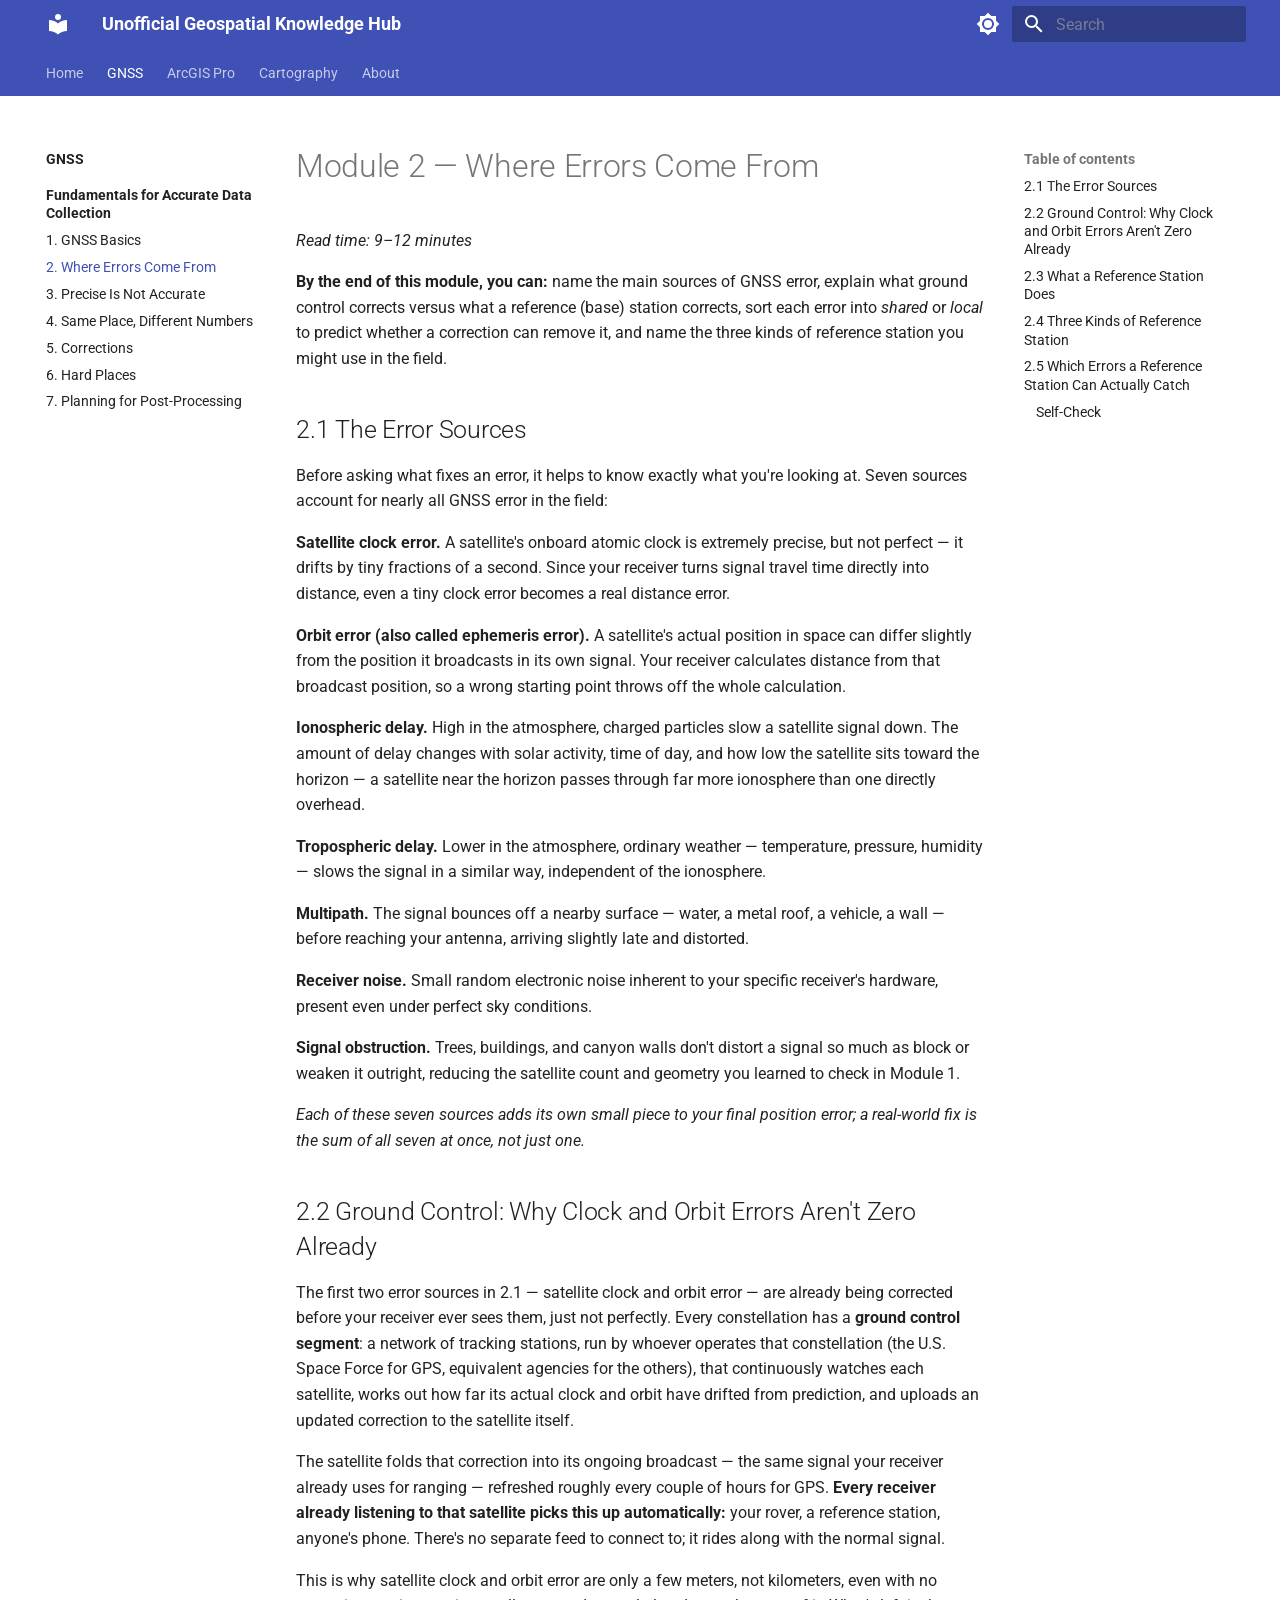
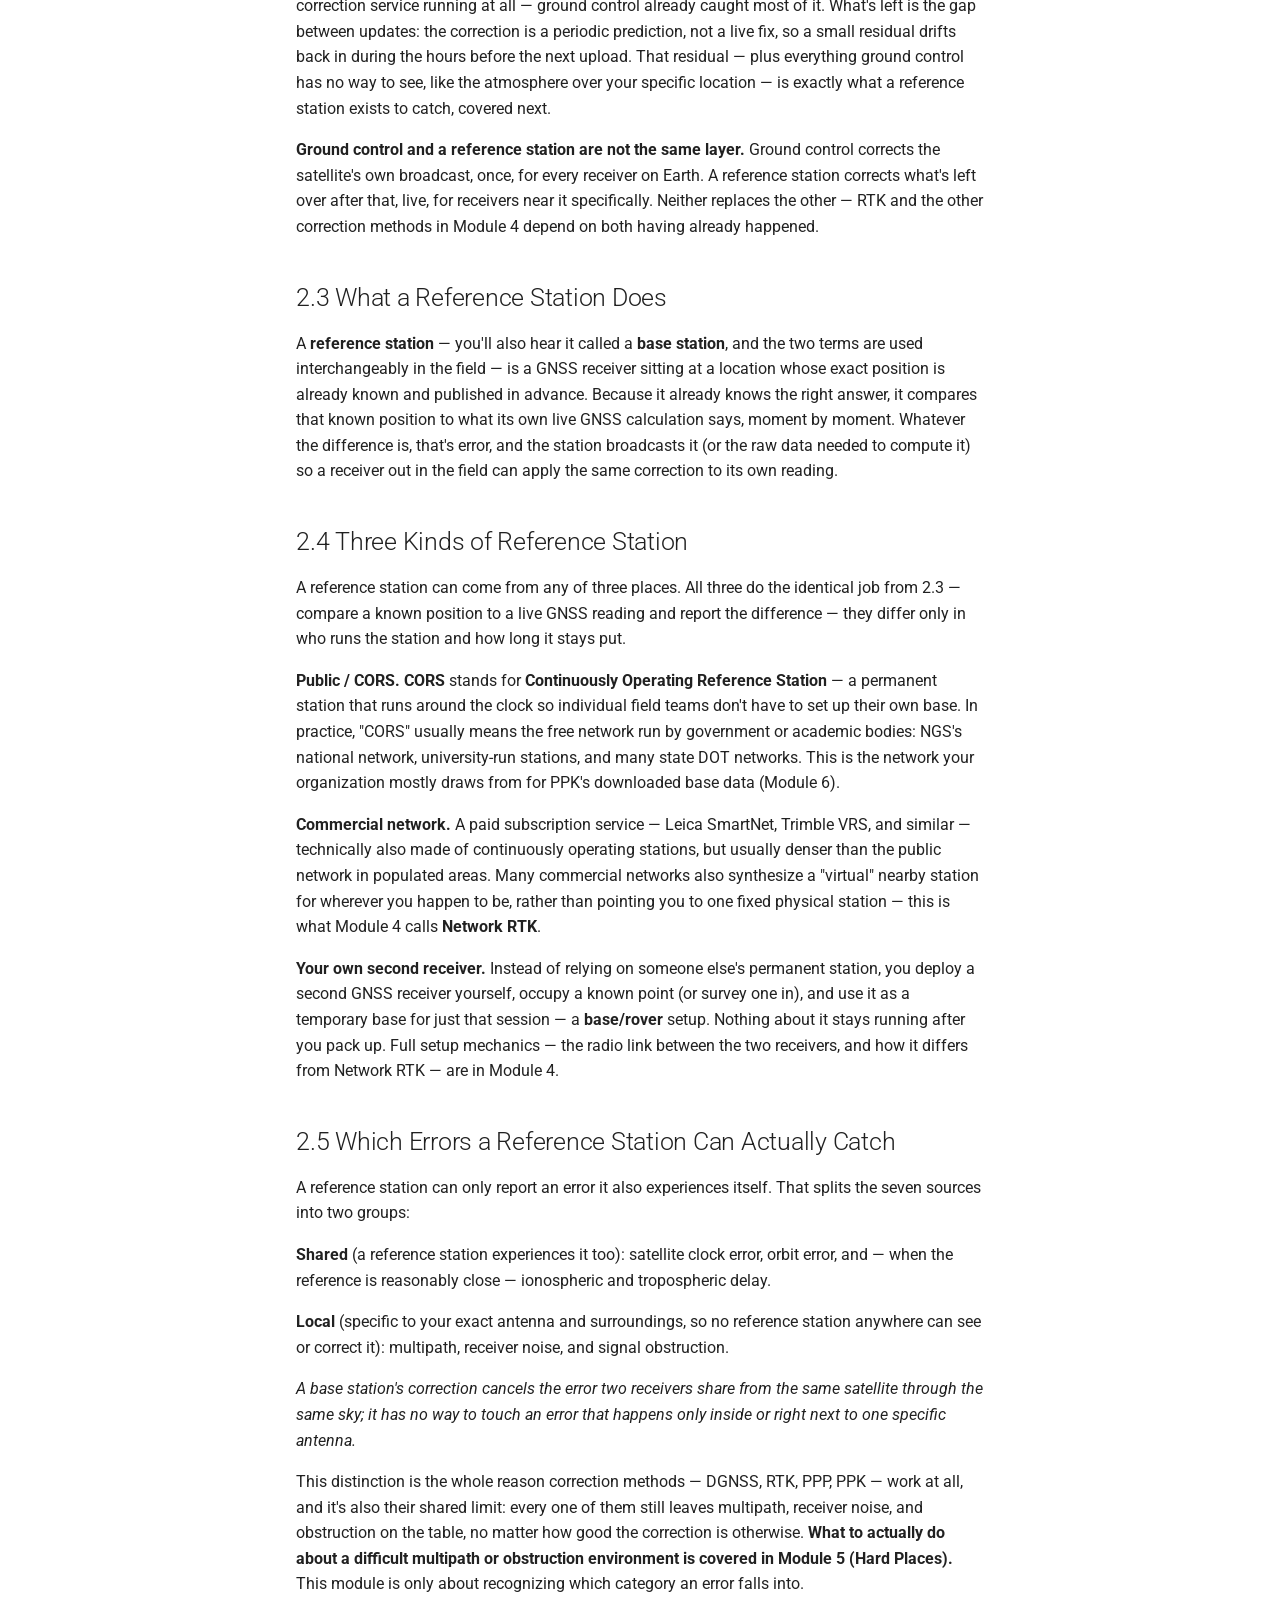
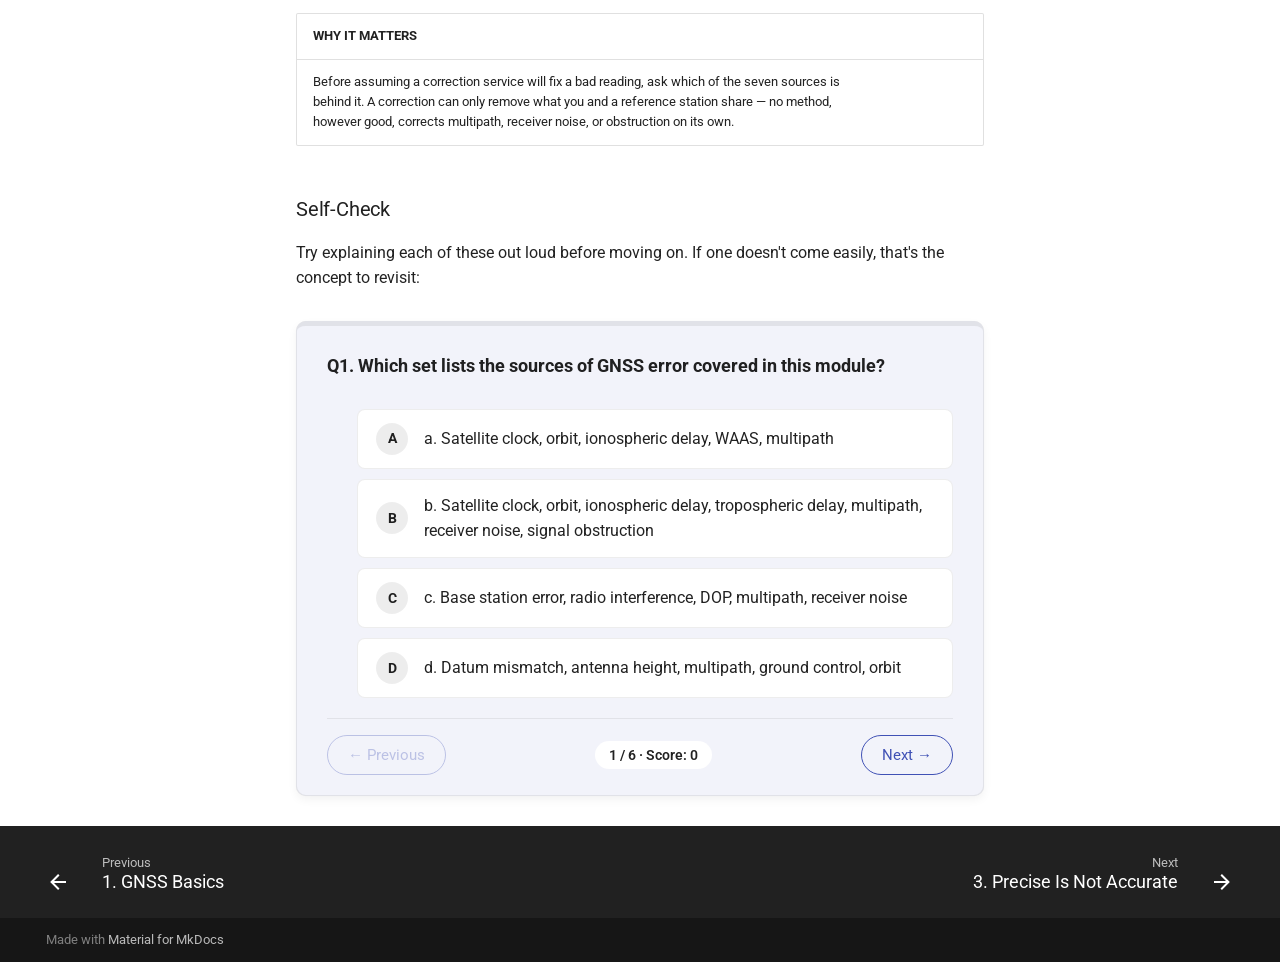
<file: gnss/fundamentals/02-where-errors-come-from/index.html>
<!doctype html>
<html lang="en" class="no-js">
  <head>
    
      <meta charset="utf-8">
      <meta name="viewport" content="width=device-width,initial-scale=1">
      
      
      
      
        <link rel="prev" href="../01-gnss-basic/">
      
      
        <link rel="next" href="../03-precise-is-not-accurate/">
      
      
        
      
      
      <link rel="icon" href="../../../assets/images/favicon.png">
      <meta name="generator" content="mkdocs-1.6.1, mkdocs-material-9.7.1">
    
    
      
        <title>2. Where Errors Come From - Unofficial Geospatial Knowledge Hub</title>
      
    
    
      <link rel="stylesheet" href="../../../assets/stylesheets/main.484c7ddc.min.css">
      
        
        <link rel="stylesheet" href="../../../assets/stylesheets/palette.ab4e12ef.min.css">
      
      


    
    
      
    
    
      
        
        
        <link rel="preconnect" href="https://fonts.gstatic.com" crossorigin>
        <link rel="stylesheet" href="https://fonts.googleapis.com/css?family=Roboto:300,300i,400,400i,700,700i%7CRoboto+Mono:400,400i,700,700i&display=fallback">
        <style>:root{--md-text-font:"Roboto";--md-code-font:"Roboto Mono"}</style>
      
    
    
      <link rel="stylesheet" href="../../../assets/css/extra.css">
    
    <script>__md_scope=new URL("../../..",location),__md_hash=e=>[...e].reduce(((e,_)=>(e<<5)-e+_.charCodeAt(0)),0),__md_get=(e,_=localStorage,t=__md_scope)=>JSON.parse(_.getItem(t.pathname+"."+e)),__md_set=(e,_,t=localStorage,a=__md_scope)=>{try{t.setItem(a.pathname+"."+e,JSON.stringify(_))}catch(e){}}</script>
    
      

    
    
  </head>
  
  
    
    
      
    
    
    
    
    <body dir="ltr" data-md-color-scheme="default" data-md-color-primary="indigo" data-md-color-accent="indigo">
  
    
    <input class="md-toggle" data-md-toggle="drawer" type="checkbox" id="__drawer" autocomplete="off">
    <input class="md-toggle" data-md-toggle="search" type="checkbox" id="__search" autocomplete="off">
    <label class="md-overlay" for="__drawer"></label>
    <div data-md-component="skip">
      
        
        <a href="#module-2-where-errors-come-from" class="md-skip">
          Skip to content
        </a>
      
    </div>
    <div data-md-component="announce">
      
    </div>
    
    
      

<header class="md-header" data-md-component="header">
  <nav class="md-header__inner md-grid" aria-label="Header">
    <a href="../../.." title="Unofficial Geospatial Knowledge Hub" class="md-header__button md-logo" aria-label="Unofficial Geospatial Knowledge Hub" data-md-component="logo">
      
  
  <svg xmlns="http://www.w3.org/2000/svg" viewBox="0 0 24 24"><path d="M12 8a3 3 0 0 0 3-3 3 3 0 0 0-3-3 3 3 0 0 0-3 3 3 3 0 0 0 3 3m0 3.54C9.64 9.35 6.5 8 3 8v11c3.5 0 6.64 1.35 9 3.54 2.36-2.19 5.5-3.54 9-3.54V8c-3.5 0-6.64 1.35-9 3.54"/></svg>

    </a>
    <label class="md-header__button md-icon" for="__drawer">
      
      <svg xmlns="http://www.w3.org/2000/svg" viewBox="0 0 24 24"><path d="M3 6h18v2H3zm0 5h18v2H3zm0 5h18v2H3z"/></svg>
    </label>
    <div class="md-header__title" data-md-component="header-title">
      <div class="md-header__ellipsis">
        <div class="md-header__topic">
          <span class="md-ellipsis">
            Unofficial Geospatial Knowledge Hub
          </span>
        </div>
        <div class="md-header__topic" data-md-component="header-topic">
          <span class="md-ellipsis">
            
              2. Where Errors Come From
            
          </span>
        </div>
      </div>
    </div>
    
      
        <form class="md-header__option" data-md-component="palette">
  
    
    
    
    <input class="md-option" data-md-color-media="(prefers-color-scheme: light)" data-md-color-scheme="default" data-md-color-primary="indigo" data-md-color-accent="indigo"  aria-label="Switch to dark mode"  type="radio" name="__palette" id="__palette_0">
    
      <label class="md-header__button md-icon" title="Switch to dark mode" for="__palette_1" hidden>
        <svg xmlns="http://www.w3.org/2000/svg" viewBox="0 0 24 24"><path d="M12 8a4 4 0 0 0-4 4 4 4 0 0 0 4 4 4 4 0 0 0 4-4 4 4 0 0 0-4-4m0 10a6 6 0 0 1-6-6 6 6 0 0 1 6-6 6 6 0 0 1 6 6 6 6 0 0 1-6 6m8-9.31V4h-4.69L12 .69 8.69 4H4v4.69L.69 12 4 15.31V20h4.69L12 23.31 15.31 20H20v-4.69L23.31 12z"/></svg>
      </label>
    
  
    
    
    
    <input class="md-option" data-md-color-media="(prefers-color-scheme: dark)" data-md-color-scheme="slate" data-md-color-primary="indigo" data-md-color-accent="indigo"  aria-label="Switch to light mode"  type="radio" name="__palette" id="__palette_1">
    
      <label class="md-header__button md-icon" title="Switch to light mode" for="__palette_0" hidden>
        <svg xmlns="http://www.w3.org/2000/svg" viewBox="0 0 24 24"><path d="M12 18c-.89 0-1.74-.2-2.5-.55C11.56 16.5 13 14.42 13 12s-1.44-4.5-3.5-5.45C10.26 6.2 11.11 6 12 6a6 6 0 0 1 6 6 6 6 0 0 1-6 6m8-9.31V4h-4.69L12 .69 8.69 4H4v4.69L.69 12 4 15.31V20h4.69L12 23.31 15.31 20H20v-4.69L23.31 12z"/></svg>
      </label>
    
  
</form>
      
    
    
      <script>var palette=__md_get("__palette");if(palette&&palette.color){if("(prefers-color-scheme)"===palette.color.media){var media=matchMedia("(prefers-color-scheme: light)"),input=document.querySelector(media.matches?"[data-md-color-media='(prefers-color-scheme: light)']":"[data-md-color-media='(prefers-color-scheme: dark)']");palette.color.media=input.getAttribute("data-md-color-media"),palette.color.scheme=input.getAttribute("data-md-color-scheme"),palette.color.primary=input.getAttribute("data-md-color-primary"),palette.color.accent=input.getAttribute("data-md-color-accent")}for(var[key,value]of Object.entries(palette.color))document.body.setAttribute("data-md-color-"+key,value)}</script>
    
    
    
      
      
        <label class="md-header__button md-icon" for="__search">
          
          <svg xmlns="http://www.w3.org/2000/svg" viewBox="0 0 24 24"><path d="M9.5 3A6.5 6.5 0 0 1 16 9.5c0 1.61-.59 3.09-1.56 4.23l.27.27h.79l5 5-1.5 1.5-5-5v-.79l-.27-.27A6.52 6.52 0 0 1 9.5 16 6.5 6.5 0 0 1 3 9.5 6.5 6.5 0 0 1 9.5 3m0 2C7 5 5 7 5 9.5S7 14 9.5 14 14 12 14 9.5 12 5 9.5 5"/></svg>
        </label>
        <div class="md-search" data-md-component="search" role="dialog">
  <label class="md-search__overlay" for="__search"></label>
  <div class="md-search__inner" role="search">
    <form class="md-search__form" name="search">
      <input type="text" class="md-search__input" name="query" aria-label="Search" placeholder="Search" autocapitalize="off" autocorrect="off" autocomplete="off" spellcheck="false" data-md-component="search-query" required>
      <label class="md-search__icon md-icon" for="__search">
        
        <svg xmlns="http://www.w3.org/2000/svg" viewBox="0 0 24 24"><path d="M9.5 3A6.5 6.5 0 0 1 16 9.5c0 1.61-.59 3.09-1.56 4.23l.27.27h.79l5 5-1.5 1.5-5-5v-.79l-.27-.27A6.52 6.52 0 0 1 9.5 16 6.5 6.5 0 0 1 3 9.5 6.5 6.5 0 0 1 9.5 3m0 2C7 5 5 7 5 9.5S7 14 9.5 14 14 12 14 9.5 12 5 9.5 5"/></svg>
        
        <svg xmlns="http://www.w3.org/2000/svg" viewBox="0 0 24 24"><path d="M20 11v2H8l5.5 5.5-1.42 1.42L4.16 12l7.92-7.92L13.5 5.5 8 11z"/></svg>
      </label>
      <nav class="md-search__options" aria-label="Search">
        
        <button type="reset" class="md-search__icon md-icon" title="Clear" aria-label="Clear" tabindex="-1">
          
          <svg xmlns="http://www.w3.org/2000/svg" viewBox="0 0 24 24"><path d="M19 6.41 17.59 5 12 10.59 6.41 5 5 6.41 10.59 12 5 17.59 6.41 19 12 13.41 17.59 19 19 17.59 13.41 12z"/></svg>
        </button>
      </nav>
      
        <div class="md-search__suggest" data-md-component="search-suggest"></div>
      
    </form>
    <div class="md-search__output">
      <div class="md-search__scrollwrap" tabindex="0" data-md-scrollfix>
        <div class="md-search-result" data-md-component="search-result">
          <div class="md-search-result__meta">
            Initializing search
          </div>
          <ol class="md-search-result__list" role="presentation"></ol>
        </div>
      </div>
    </div>
  </div>
</div>
      
    
    
  </nav>
  
</header>
    
    <div class="md-container" data-md-component="container">
      
      
        
          
            
<nav class="md-tabs" aria-label="Tabs" data-md-component="tabs">
  <div class="md-grid">
    <ul class="md-tabs__list">
      
        
  
  
  
  
    <li class="md-tabs__item">
      <a href="../../.." class="md-tabs__link">
        
  
  
    
  
  Home

      </a>
    </li>
  

      
        
  
  
  
    
  
  
    
    
      <li class="md-tabs__item md-tabs__item--active">
        <a href="../../" class="md-tabs__link">
          
  
  
    
  
  GNSS

        </a>
      </li>
    
  

      
        
  
  
  
  
    
    
      <li class="md-tabs__item">
        <a href="../../../arcgis-pro/index.md" class="md-tabs__link">
          
  
  
    
  
  ArcGIS Pro

        </a>
      </li>
    
  

      
        
  
  
  
  
    
    
      <li class="md-tabs__item">
        <a href="../../../cartography/index.md" class="md-tabs__link">
          
  
  
    
  
  Cartography

        </a>
      </li>
    
  

      
        
  
  
  
  
    <li class="md-tabs__item">
      <a href="../../../about.md" class="md-tabs__link">
        
  
  
    
  
  About

      </a>
    </li>
  

      
    </ul>
  </div>
</nav>
          
        
      
      <main class="md-main" data-md-component="main">
        <div class="md-main__inner md-grid">
          
            
              
              <div class="md-sidebar md-sidebar--primary" data-md-component="sidebar" data-md-type="navigation" >
                <div class="md-sidebar__scrollwrap">
                  <div class="md-sidebar__inner">
                    


  


<nav class="md-nav md-nav--primary md-nav--lifted" aria-label="Navigation" data-md-level="0">
  <label class="md-nav__title" for="__drawer">
    <a href="../../.." title="Unofficial Geospatial Knowledge Hub" class="md-nav__button md-logo" aria-label="Unofficial Geospatial Knowledge Hub" data-md-component="logo">
      
  
  <svg xmlns="http://www.w3.org/2000/svg" viewBox="0 0 24 24"><path d="M12 8a3 3 0 0 0 3-3 3 3 0 0 0-3-3 3 3 0 0 0-3 3 3 3 0 0 0 3 3m0 3.54C9.64 9.35 6.5 8 3 8v11c3.5 0 6.64 1.35 9 3.54 2.36-2.19 5.5-3.54 9-3.54V8c-3.5 0-6.64 1.35-9 3.54"/></svg>

    </a>
    Unofficial Geospatial Knowledge Hub
  </label>
  
  <ul class="md-nav__list" data-md-scrollfix>
    
      
      
  
  
  
  
    <li class="md-nav__item">
      <a href="../../.." class="md-nav__link">
        
  
  
  <span class="md-ellipsis">
    
  
    Home
  

    
  </span>
  
  

      </a>
    </li>
  

    
      
      
  
  
    
  
  
  
    
    
      
        
          
        
      
        
      
    
    
    
      
        
        
      
      
        
      
    
    
    <li class="md-nav__item md-nav__item--active md-nav__item--section md-nav__item--nested">
      
        
        
        <input class="md-nav__toggle md-toggle " type="checkbox" id="__nav_2" checked>
        
          
          <div class="md-nav__link md-nav__container">
            <a href="../../" class="md-nav__link ">
              
  
  
  <span class="md-ellipsis">
    
  
    GNSS
  

    
  </span>
  
  

            </a>
            
              
              <label class="md-nav__link " for="__nav_2" id="__nav_2_label" tabindex="">
                <span class="md-nav__icon md-icon"></span>
              </label>
            
          </div>
        
        <nav class="md-nav" data-md-level="1" aria-labelledby="__nav_2_label" aria-expanded="true">
          <label class="md-nav__title" for="__nav_2">
            <span class="md-nav__icon md-icon"></span>
            
  
    GNSS
  

          </label>
          <ul class="md-nav__list" data-md-scrollfix>
            
              
            
              
                
  
  
    
  
  
  
    
    
      
        
          
        
      
        
      
        
      
        
      
        
      
        
      
        
      
        
      
    
    
    
      
      
        
          
          
        
      
    
    
    <li class="md-nav__item md-nav__item--active md-nav__item--section md-nav__item--nested">
      
        
        
        <input class="md-nav__toggle md-toggle " type="checkbox" id="__nav_2_2" checked>
        
          
          <div class="md-nav__link md-nav__container">
            <a href="../" class="md-nav__link ">
              
  
  
  <span class="md-ellipsis">
    
  
    Fundamentals for Accurate Data Collection
  

    
  </span>
  
  

            </a>
            
              
              <label class="md-nav__link " for="__nav_2_2" id="__nav_2_2_label" tabindex="">
                <span class="md-nav__icon md-icon"></span>
              </label>
            
          </div>
        
        <nav class="md-nav" data-md-level="2" aria-labelledby="__nav_2_2_label" aria-expanded="true">
          <label class="md-nav__title" for="__nav_2_2">
            <span class="md-nav__icon md-icon"></span>
            
  
    Fundamentals for Accurate Data Collection
  

          </label>
          <ul class="md-nav__list" data-md-scrollfix>
            
              
            
              
                
  
  
  
  
    <li class="md-nav__item">
      <a href="../01-gnss-basic/" class="md-nav__link">
        
  
  
  <span class="md-ellipsis">
    
  
    1. GNSS Basics
  

    
  </span>
  
  

      </a>
    </li>
  

              
            
              
                
  
  
    
  
  
  
    <li class="md-nav__item md-nav__item--active">
      
      <input class="md-nav__toggle md-toggle" type="checkbox" id="__toc">
      
      
        
      
      
        <label class="md-nav__link md-nav__link--active" for="__toc">
          
  
  
  <span class="md-ellipsis">
    
  
    2. Where Errors Come From
  

    
  </span>
  
  

          <span class="md-nav__icon md-icon"></span>
        </label>
      
      <a href="./" class="md-nav__link md-nav__link--active">
        
  
  
  <span class="md-ellipsis">
    
  
    2. Where Errors Come From
  

    
  </span>
  
  

      </a>
      
        

<nav class="md-nav md-nav--secondary" aria-label="Table of contents">
  
  
  
    
  
  
    <label class="md-nav__title" for="__toc">
      <span class="md-nav__icon md-icon"></span>
      Table of contents
    </label>
    <ul class="md-nav__list" data-md-component="toc" data-md-scrollfix>
      
        <li class="md-nav__item">
  <a href="#21-the-error-sources" class="md-nav__link">
    <span class="md-ellipsis">
      
        2.1 The Error Sources
      
    </span>
  </a>
  
</li>
      
        <li class="md-nav__item">
  <a href="#22-ground-control-why-clock-and-orbit-errors-arent-zero-already" class="md-nav__link">
    <span class="md-ellipsis">
      
        2.2 Ground Control: Why Clock and Orbit Errors Aren't Zero Already
      
    </span>
  </a>
  
</li>
      
        <li class="md-nav__item">
  <a href="#23-what-a-reference-station-does" class="md-nav__link">
    <span class="md-ellipsis">
      
        2.3 What a Reference Station Does
      
    </span>
  </a>
  
</li>
      
        <li class="md-nav__item">
  <a href="#24-three-kinds-of-reference-station" class="md-nav__link">
    <span class="md-ellipsis">
      
        2.4 Three Kinds of Reference Station
      
    </span>
  </a>
  
</li>
      
        <li class="md-nav__item">
  <a href="#25-which-errors-a-reference-station-can-actually-catch" class="md-nav__link">
    <span class="md-ellipsis">
      
        2.5 Which Errors a Reference Station Can Actually Catch
      
    </span>
  </a>
  
    <nav class="md-nav" aria-label="2.5 Which Errors a Reference Station Can Actually Catch">
      <ul class="md-nav__list">
        
          <li class="md-nav__item">
  <a href="#self-check" class="md-nav__link">
    <span class="md-ellipsis">
      
        Self-Check
      
    </span>
  </a>
  
</li>
        
      </ul>
    </nav>
  
</li>
      
    </ul>
  
</nav>
      
    </li>
  

              
            
              
                
  
  
  
  
    <li class="md-nav__item">
      <a href="../03-precise-is-not-accurate/" class="md-nav__link">
        
  
  
  <span class="md-ellipsis">
    
  
    3. Precise Is Not Accurate
  

    
  </span>
  
  

      </a>
    </li>
  

              
            
              
                
  
  
  
  
    <li class="md-nav__item">
      <a href="../04-same-place-different-numbers/" class="md-nav__link">
        
  
  
  <span class="md-ellipsis">
    
  
    4. Same Place, Different Numbers
  

    
  </span>
  
  

      </a>
    </li>
  

              
            
              
                
  
  
  
  
    <li class="md-nav__item">
      <a href="../05-corrections/" class="md-nav__link">
        
  
  
  <span class="md-ellipsis">
    
  
    5. Corrections
  

    
  </span>
  
  

      </a>
    </li>
  

              
            
              
                
  
  
  
  
    <li class="md-nav__item">
      <a href="../06-hard-places/" class="md-nav__link">
        
  
  
  <span class="md-ellipsis">
    
  
    6. Hard Places
  

    
  </span>
  
  

      </a>
    </li>
  

              
            
              
                
  
  
  
  
    <li class="md-nav__item">
      <a href="../07-planning-for-post-processing/" class="md-nav__link">
        
  
  
  <span class="md-ellipsis">
    
  
    7. Planning for Post-Processing
  

    
  </span>
  
  

      </a>
    </li>
  

              
            
          </ul>
        </nav>
      
    </li>
  

              
            
          </ul>
        </nav>
      
    </li>
  

    
      
      
  
  
  
  
    
    
      
        
      
    
    
    
      
      
        
      
    
    
    <li class="md-nav__item md-nav__item--nested">
      
        
        
        <input class="md-nav__toggle md-toggle " type="checkbox" id="__nav_3" >
        
          
          <label class="md-nav__link" for="__nav_3" id="__nav_3_label" tabindex="0">
            
  
  
  <span class="md-ellipsis">
    
  
    ArcGIS Pro
  

    
  </span>
  
  

            <span class="md-nav__icon md-icon"></span>
          </label>
        
        <nav class="md-nav" data-md-level="1" aria-labelledby="__nav_3_label" aria-expanded="false">
          <label class="md-nav__title" for="__nav_3">
            <span class="md-nav__icon md-icon"></span>
            
  
    ArcGIS Pro
  

          </label>
          <ul class="md-nav__list" data-md-scrollfix>
            
              
                
  
  
  
  
    <li class="md-nav__item">
      <a href="../../../arcgis-pro/index.md" class="md-nav__link">
        
  
  
  <span class="md-ellipsis">
    
  
    None
  

    
  </span>
  
  

      </a>
    </li>
  

              
            
          </ul>
        </nav>
      
    </li>
  

    
      
      
  
  
  
  
    
    
      
        
      
    
    
    
      
      
        
      
    
    
    <li class="md-nav__item md-nav__item--nested">
      
        
        
        <input class="md-nav__toggle md-toggle " type="checkbox" id="__nav_4" >
        
          
          <label class="md-nav__link" for="__nav_4" id="__nav_4_label" tabindex="0">
            
  
  
  <span class="md-ellipsis">
    
  
    Cartography
  

    
  </span>
  
  

            <span class="md-nav__icon md-icon"></span>
          </label>
        
        <nav class="md-nav" data-md-level="1" aria-labelledby="__nav_4_label" aria-expanded="false">
          <label class="md-nav__title" for="__nav_4">
            <span class="md-nav__icon md-icon"></span>
            
  
    Cartography
  

          </label>
          <ul class="md-nav__list" data-md-scrollfix>
            
              
                
  
  
  
  
    <li class="md-nav__item">
      <a href="../../../cartography/index.md" class="md-nav__link">
        
  
  
  <span class="md-ellipsis">
    
  
    None
  

    
  </span>
  
  

      </a>
    </li>
  

              
            
          </ul>
        </nav>
      
    </li>
  

    
      
      
  
  
  
  
    <li class="md-nav__item">
      <a href="../../../about.md" class="md-nav__link">
        
  
  
  <span class="md-ellipsis">
    
  
    About
  

    
  </span>
  
  

      </a>
    </li>
  

    
  </ul>
</nav>
                  </div>
                </div>
              </div>
            
            
              
              <div class="md-sidebar md-sidebar--secondary" data-md-component="sidebar" data-md-type="toc" >
                <div class="md-sidebar__scrollwrap">
                  <div class="md-sidebar__inner">
                    

<nav class="md-nav md-nav--secondary" aria-label="Table of contents">
  
  
  
    
  
  
    <label class="md-nav__title" for="__toc">
      <span class="md-nav__icon md-icon"></span>
      Table of contents
    </label>
    <ul class="md-nav__list" data-md-component="toc" data-md-scrollfix>
      
        <li class="md-nav__item">
  <a href="#21-the-error-sources" class="md-nav__link">
    <span class="md-ellipsis">
      
        2.1 The Error Sources
      
    </span>
  </a>
  
</li>
      
        <li class="md-nav__item">
  <a href="#22-ground-control-why-clock-and-orbit-errors-arent-zero-already" class="md-nav__link">
    <span class="md-ellipsis">
      
        2.2 Ground Control: Why Clock and Orbit Errors Aren't Zero Already
      
    </span>
  </a>
  
</li>
      
        <li class="md-nav__item">
  <a href="#23-what-a-reference-station-does" class="md-nav__link">
    <span class="md-ellipsis">
      
        2.3 What a Reference Station Does
      
    </span>
  </a>
  
</li>
      
        <li class="md-nav__item">
  <a href="#24-three-kinds-of-reference-station" class="md-nav__link">
    <span class="md-ellipsis">
      
        2.4 Three Kinds of Reference Station
      
    </span>
  </a>
  
</li>
      
        <li class="md-nav__item">
  <a href="#25-which-errors-a-reference-station-can-actually-catch" class="md-nav__link">
    <span class="md-ellipsis">
      
        2.5 Which Errors a Reference Station Can Actually Catch
      
    </span>
  </a>
  
    <nav class="md-nav" aria-label="2.5 Which Errors a Reference Station Can Actually Catch">
      <ul class="md-nav__list">
        
          <li class="md-nav__item">
  <a href="#self-check" class="md-nav__link">
    <span class="md-ellipsis">
      
        Self-Check
      
    </span>
  </a>
  
</li>
        
      </ul>
    </nav>
  
</li>
      
    </ul>
  
</nav>
                  </div>
                </div>
              </div>
            
          
          
            <div class="md-content" data-md-component="content">
              
              <article class="md-content__inner md-typeset">
                
                  



<h1 id="module-2-where-errors-come-from">Module 2 — Where Errors Come From</h1>
<p><em>Read time: 9–12 minutes</em></p>
<p><strong>By the end of this module, you can:</strong> name the main sources of GNSS
error, explain what ground control corrects versus what a reference
(base) station corrects, sort each error into <em>shared</em> or <em>local</em> to
predict whether a correction can remove it, and name the three kinds
of reference station you might use in the field.</p>
<h2 id="21-the-error-sources">2.1 The Error Sources</h2>
<p>Before asking what fixes an error, it helps to know exactly what
you're looking at. Seven sources account for nearly all GNSS error in
the field:</p>
<p><strong>Satellite clock error.</strong> A satellite's onboard atomic clock is
extremely precise, but not perfect — it drifts by tiny fractions of a
second. Since your receiver turns signal travel time directly into
distance, even a tiny clock error becomes a real distance error.</p>
<p><strong>Orbit error (also called ephemeris error).</strong> A satellite's actual
position in space can differ slightly from the position it broadcasts
in its own signal. Your receiver calculates distance from that
broadcast position, so a wrong starting point throws off the whole
calculation.</p>
<p><strong>Ionospheric delay.</strong> High in the atmosphere, charged particles slow
a satellite signal down. The amount of delay changes with solar
activity, time of day, and how low the satellite sits toward the
horizon — a satellite near the horizon passes through far more
ionosphere than one directly overhead.</p>
<p><strong>Tropospheric delay.</strong> Lower in the atmosphere, ordinary weather —
temperature, pressure, humidity — slows the signal in a similar way,
independent of the ionosphere.</p>
<p><strong>Multipath.</strong> The signal bounces off a nearby surface — water, a
metal roof, a vehicle, a wall — before reaching your antenna, arriving
slightly late and distorted.</p>
<p><strong>Receiver noise.</strong> Small random electronic noise inherent to your
specific receiver's hardware, present even under perfect sky
conditions.</p>
<p><strong>Signal obstruction.</strong> Trees, buildings, and canyon walls don't
distort a signal so much as block or weaken it outright, reducing the
satellite count and geometry you learned to check in Module 1.</p>
<p><em>Each of these seven sources adds its own small piece to your final
position error; a real-world fix is the sum of all seven at once, not
just one.</em></p>
<h2 id="22-ground-control-why-clock-and-orbit-errors-arent-zero-already">2.2 Ground Control: Why Clock and Orbit Errors Aren't Zero Already</h2>
<p>The first two error sources in 2.1 — satellite clock and orbit error —
are already being corrected before your receiver ever sees them, just
not perfectly. Every constellation has a <strong>ground control segment</strong>:
a network of tracking stations, run by whoever operates that
constellation (the U.S. Space Force for GPS, equivalent agencies for
the others), that continuously watches each satellite, works out how
far its actual clock and orbit have drifted from prediction, and
uploads an updated correction to the satellite itself.</p>
<p>The satellite folds that correction into its ongoing broadcast — the
same signal your receiver already uses for ranging — refreshed roughly
every couple of hours for GPS. <strong>Every receiver already listening to
that satellite picks this up automatically:</strong> your rover, a reference
station, anyone's phone. There's no separate feed to connect to; it
rides along with the normal signal.</p>
<p>This is why satellite clock and orbit error are only a few meters,
not kilometers, even with no correction service running at all —
ground control already caught most of it. What's left is the gap
between updates: the correction is a periodic prediction, not a live
fix, so a small residual drifts back in during the hours before the
next upload. That residual — plus everything ground control has no
way to see, like the atmosphere over your specific location — is
exactly what a reference station exists to catch, covered next.</p>
<p><strong>Ground control and a reference station are not the same layer.</strong>
Ground control corrects the satellite's own broadcast, once, for every
receiver on Earth. A reference station corrects what's left over after
that, live, for receivers near it specifically. Neither replaces the
other — RTK and the other correction methods in Module 4 depend on
both having already happened.</p>
<h2 id="23-what-a-reference-station-does">2.3 What a Reference Station Does</h2>
<p>A <strong>reference station</strong> — you'll also hear it called a <strong>base
station</strong>, and the two terms are used interchangeably in the field —
is a GNSS receiver sitting at a location whose exact position is
already known and published in advance. Because it already knows the
right answer, it compares that known position to what its own live
GNSS calculation says, moment by moment. Whatever the difference is,
that's error, and the station broadcasts it (or the raw data needed to
compute it) so a receiver out in the field can apply the same
correction to its own reading.</p>
<h2 id="24-three-kinds-of-reference-station">2.4 Three Kinds of Reference Station</h2>
<p>A reference station can come from any of three places. All three do
the identical job from 2.3 — compare a known position to a live GNSS
reading and report the difference — they differ only in who runs the
station and how long it stays put.</p>
<p><strong>Public / CORS.</strong> <strong>CORS</strong> stands for <strong>Continuously Operating
Reference Station</strong> — a permanent station that runs around the clock
so individual field teams don't have to set up their own base. In
practice, "CORS" usually means the free network run by government or
academic bodies: NGS's national network, university-run stations, and
many state DOT networks. This is the network your organization mostly
draws from for PPK's downloaded base data (Module 6).</p>
<p><strong>Commercial network.</strong> A paid subscription service — Leica SmartNet,
Trimble VRS, and similar — technically also made of continuously
operating stations, but usually denser than the public network in
populated areas. Many commercial networks also synthesize a "virtual"
nearby station for wherever you happen to be, rather than pointing you
to one fixed physical station — this is what Module 4 calls <strong>Network
RTK</strong>.</p>
<p><strong>Your own second receiver.</strong> Instead of relying on someone else's
permanent station, you deploy a second GNSS receiver yourself, occupy
a known point (or survey one in), and use it as a temporary base for
just that session — a <strong>base/rover</strong> setup. Nothing about it stays
running after you pack up. Full setup mechanics — the radio link
between the two receivers, and how it differs from Network RTK — are
in Module 4.</p>
<h2 id="25-which-errors-a-reference-station-can-actually-catch">2.5 Which Errors a Reference Station Can Actually Catch</h2>
<p>A reference station can only report an error it also experiences
itself. That splits the seven sources into two groups:</p>
<p><strong>Shared</strong> (a reference station experiences it too): satellite clock
error, orbit error, and — when the reference is reasonably close —
ionospheric and tropospheric delay.</p>
<p><strong>Local</strong> (specific to your exact antenna and surroundings, so no
reference station anywhere can see or correct it): multipath, receiver
noise, and signal obstruction.</p>
<p><em>A base station's correction cancels the error two receivers share
from the same satellite through the same sky; it has no way to touch
an error that happens only inside or right next to one specific
antenna.</em></p>
<p>This distinction is the whole reason correction methods — DGNSS, RTK,
PPP, PPK — work at all, and it's also their shared limit: every one of
them still leaves multipath, receiver noise, and obstruction on the
table, no matter how good the correction is otherwise. <strong>What to
actually do about a difficult multipath or obstruction environment is
covered in Module 5 (Hard Places).</strong> This module is only about
recognizing which category an error falls into.</p>
<table>
<thead>
<tr>
<th><strong>WHY IT MATTERS</strong></th>
<th></th>
</tr>
</thead>
<tbody>
<tr>
<td>Before assuming a correction service will fix a bad reading, ask which of the seven sources is behind it. A correction can only remove what you and a reference station share — no method, however good, corrects multipath, receiver noise, or obstruction on its own.</td>
<td></td>
</tr>
</tbody>
</table>
<h3 id="self-check">Self-Check</h3>
<p>Try explaining each of these out loud before moving on. If one doesn't
come easily, that's the concept to revisit:</p>
<div class="self-check">
<div class="sc-card" data-answer="b">
<p><strong>Q1. Which set lists the sources of GNSS error covered in this module?</strong></p>
<ul class="sc-options">
<li data-key="a">a. Satellite clock, orbit, ionospheric delay, WAAS, multipath</li>
<li data-key="b">b. Satellite clock, orbit, ionospheric delay, tropospheric delay, multipath, receiver noise, signal obstruction</li>
<li data-key="c">c. Base station error, radio interference, DOP, multipath, receiver noise</li>
<li data-key="d">d. Datum mismatch, antenna height, multipath, ground control, orbit</li>
</ul>
<div class="sc-explain">
<p>Seven sources account for most field error. WAAS is a correction system, DOP is a geometry measure, and datum and antenna height are setup errors (Module 3).</p>
</div>
</div>
<div class="sc-card" data-answer="c">
<p><strong>Q2. What does a reference (base) station do?</strong></p>
<ul class="sc-options">
<li data-key="a">a. Adds extra satellites to your count</li>
<li data-key="b">b. Uploads corrected clock and orbit data to the satellites</li>
<li data-key="c">c. Compares its known position to its live GNSS reading and reports the difference as error</li>
<li data-key="d">d. Removes multipath from your antenna</li>
</ul>
<div class="sc-explain">
<p>Because it already knows the right answer, whatever its live reading differs by is error, and nearby receivers can apply that same correction.</p>
</div>
</div>
<div class="sc-card" data-answer="a">
<p><strong>Q3. Why can a correction remove some errors but not others?</strong></p>
<ul class="sc-options">
<li data-key="a">a. It can only remove an error the reference station also experiences</li>
<li data-key="b">b. It can only remove errors smaller than 1 cm</li>
<li data-key="c">c. It can only remove errors that happen at night</li>
<li data-key="d">d. It can only remove errors the receiver has already logged</li>
</ul>
<div class="sc-explain">
<p>This is the shared/local distinction: a base station cancels what it and your rover both see, and nothing else.</p>
</div>
</div>
<div class="sc-card" data-answer="d">
<p><strong>Q4. Which three errors are local, so no reference station can correct them?</strong></p>
<ul class="sc-options">
<li data-key="a">a. Satellite clock error, orbit error, ionospheric delay</li>
<li data-key="b">b. Tropospheric delay, ionospheric delay, orbit error</li>
<li data-key="c">c. Satellite clock error, multipath, receiver noise</li>
<li data-key="d">d. Multipath, receiver noise, signal obstruction</li>
</ul>
<div class="sc-explain">
<p>These happen only at your antenna and its surroundings. Clock, orbit, and (when the reference is close) atmospheric errors are shared.</p>
</div>
</div>
<div class="sc-card" data-answer="b">
<p><strong>Q5. How does ground control differ from a reference station?</strong></p>
<ul class="sc-options">
<li data-key="a">a. Ground control corrects your rover live; a reference station corrects the satellites</li>
<li data-key="b">b. Ground control corrects each satellite's broadcast clock and orbit for all receivers, roughly every couple of hours; a reference station corrects what's left, live, for nearby receivers</li>
<li data-key="c">c. They are the same thing under different names</li>
<li data-key="d">d. Ground control is only used with PPK; a reference station is only used with RTK</li>
</ul>
<div class="sc-explain">
<p>They are two layers. Ground control's correction rides on the normal satellite signal, and the reference station handles the residual.</p>
</div>
</div>
<div class="sc-card" data-answer="c">
<p><strong>Q6. Which of these is NOT a kind of reference station?</strong></p>
<ul class="sc-options">
<li data-key="a">a. Public / CORS station</li>
<li data-key="b">b. Commercial network</li>
<li data-key="c">c. A satellite in a GNSS constellation</li>
<li data-key="d">d. Your own second receiver</li>
</ul>
<div class="sc-explain">
<p>The three real types do the same job (compare a known position to a live reading) and differ in who runs them and how long they stay in place. Satellites are not reference stations.</p>
</div>
</div>
</div>












                
              </article>
            </div>
          
          
<script>var target=document.getElementById(location.hash.slice(1));target&&target.name&&(target.checked=target.name.startsWith("__tabbed_"))</script>
        </div>
        
          <button type="button" class="md-top md-icon" data-md-component="top" hidden>
  
  <svg xmlns="http://www.w3.org/2000/svg" viewBox="0 0 24 24"><path d="M13 20h-2V8l-5.5 5.5-1.42-1.42L12 4.16l7.92 7.92-1.42 1.42L13 8z"/></svg>
  Back to top
</button>
        
      </main>
      
        <footer class="md-footer">
  
    
      
      <nav class="md-footer__inner md-grid" aria-label="Footer" >
        
          
          <a href="../01-gnss-basic/" class="md-footer__link md-footer__link--prev" aria-label="Previous: 1. GNSS Basics">
            <div class="md-footer__button md-icon">
              
              <svg xmlns="http://www.w3.org/2000/svg" viewBox="0 0 24 24"><path d="M20 11v2H8l5.5 5.5-1.42 1.42L4.16 12l7.92-7.92L13.5 5.5 8 11z"/></svg>
            </div>
            <div class="md-footer__title">
              <span class="md-footer__direction">
                Previous
              </span>
              <div class="md-ellipsis">
                1. GNSS Basics
              </div>
            </div>
          </a>
        
        
          
          <a href="../03-precise-is-not-accurate/" class="md-footer__link md-footer__link--next" aria-label="Next: 3. Precise Is Not Accurate">
            <div class="md-footer__title">
              <span class="md-footer__direction">
                Next
              </span>
              <div class="md-ellipsis">
                3. Precise Is Not Accurate
              </div>
            </div>
            <div class="md-footer__button md-icon">
              
              <svg xmlns="http://www.w3.org/2000/svg" viewBox="0 0 24 24"><path d="M4 11v2h12l-5.5 5.5 1.42 1.42L19.84 12l-7.92-7.92L10.5 5.5 16 11z"/></svg>
            </div>
          </a>
        
      </nav>
    
  
  <div class="md-footer-meta md-typeset">
    <div class="md-footer-meta__inner md-grid">
      <div class="md-copyright">
  
  
    Made with
    <a href="https://squidfunk.github.io/mkdocs-material/" target="_blank" rel="noopener">
      Material for MkDocs
    </a>
  
</div>
      
    </div>
  </div>
</footer>
      
    </div>
    <div class="md-dialog" data-md-component="dialog">
      <div class="md-dialog__inner md-typeset"></div>
    </div>
    
    
    
      
      
      <script id="__config" type="application/json">{"annotate": null, "base": "../../..", "features": ["navigation.tabs", "navigation.sections", "navigation.indexes", "navigation.top", "navigation.footer", "search.suggest", "search.highlight", "content.code.copy"], "search": "../../../assets/javascripts/workers/search.2c215733.min.js", "tags": null, "translations": {"clipboard.copied": "Copied to clipboard", "clipboard.copy": "Copy to clipboard", "search.result.more.one": "1 more on this page", "search.result.more.other": "# more on this page", "search.result.none": "No matching documents", "search.result.one": "1 matching document", "search.result.other": "# matching documents", "search.result.placeholder": "Type to start searching", "search.result.term.missing": "Missing", "select.version": "Select version"}, "version": null}</script>
    
    
      <script src="../../../assets/javascripts/bundle.79ae519e.min.js"></script>
      
        <script src="../../../javascripts/self-check.js"></script>
      
    
  </body>
</html>
</file>
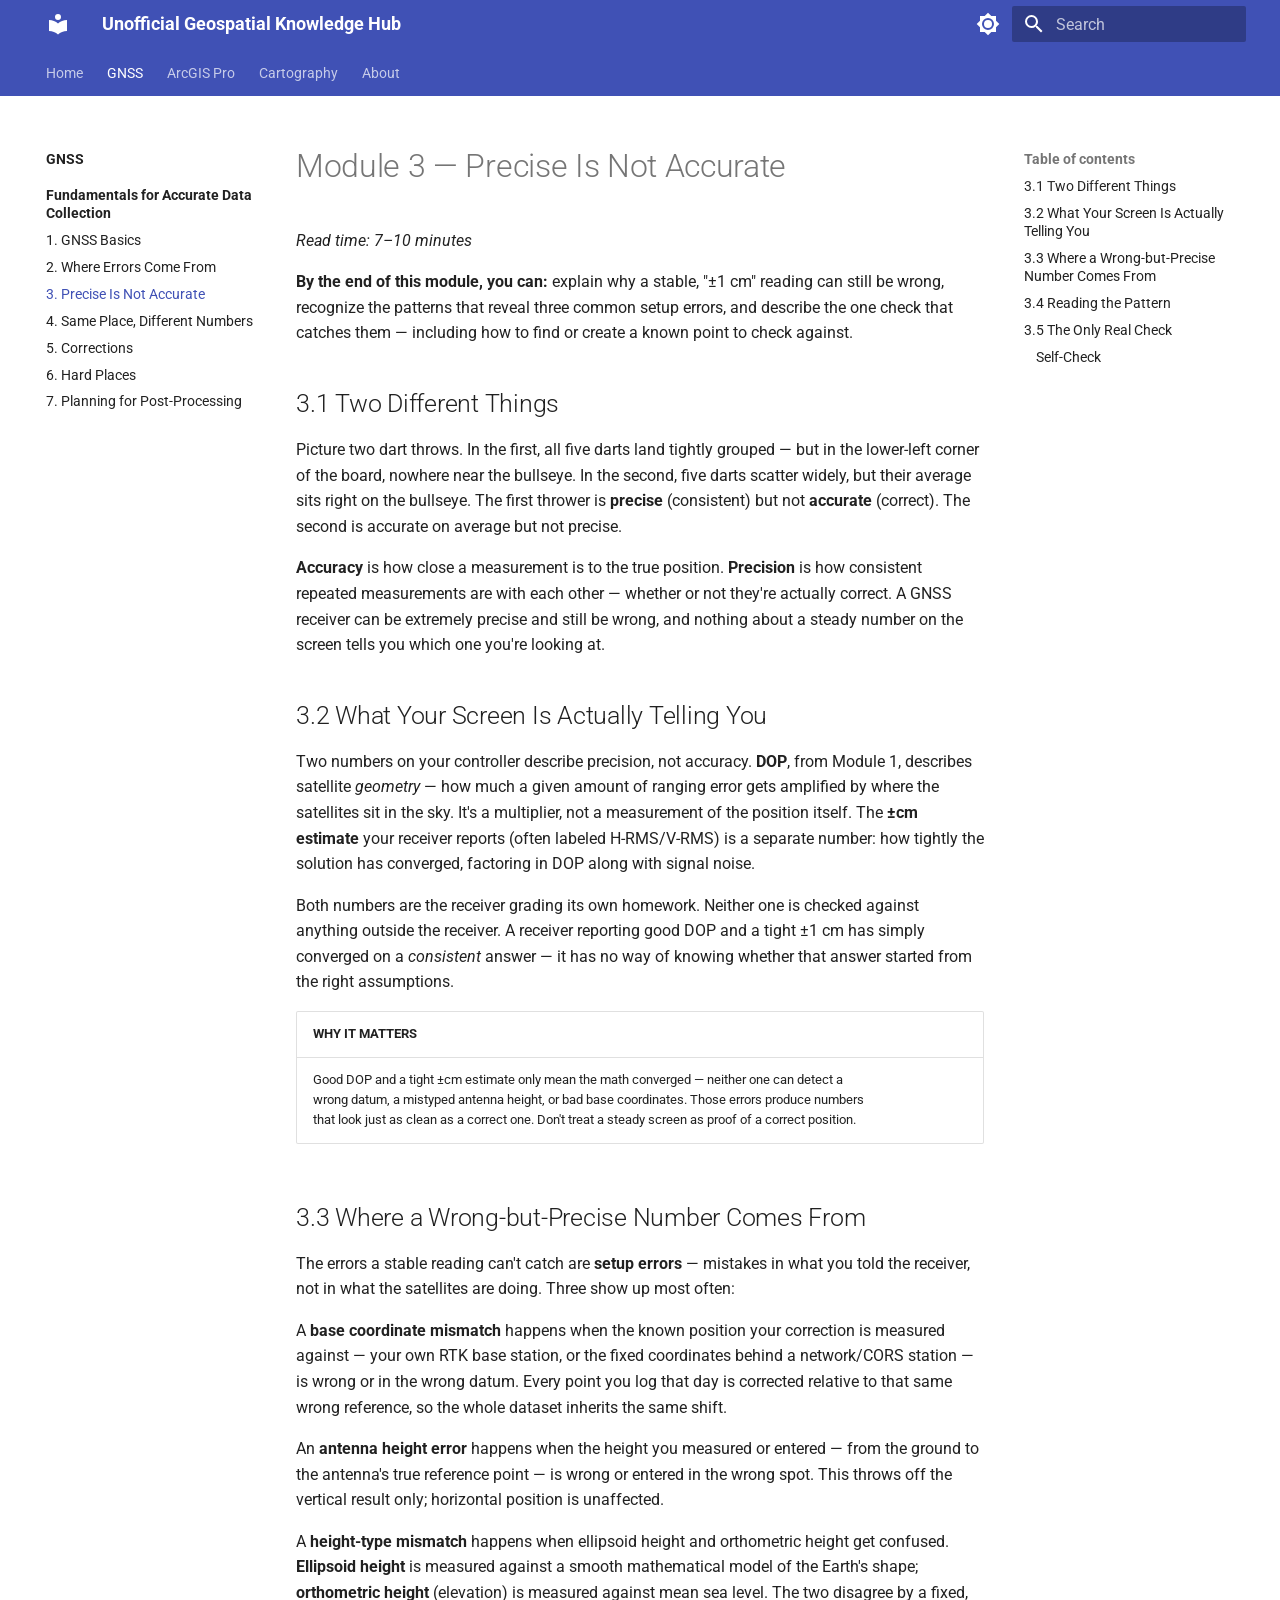
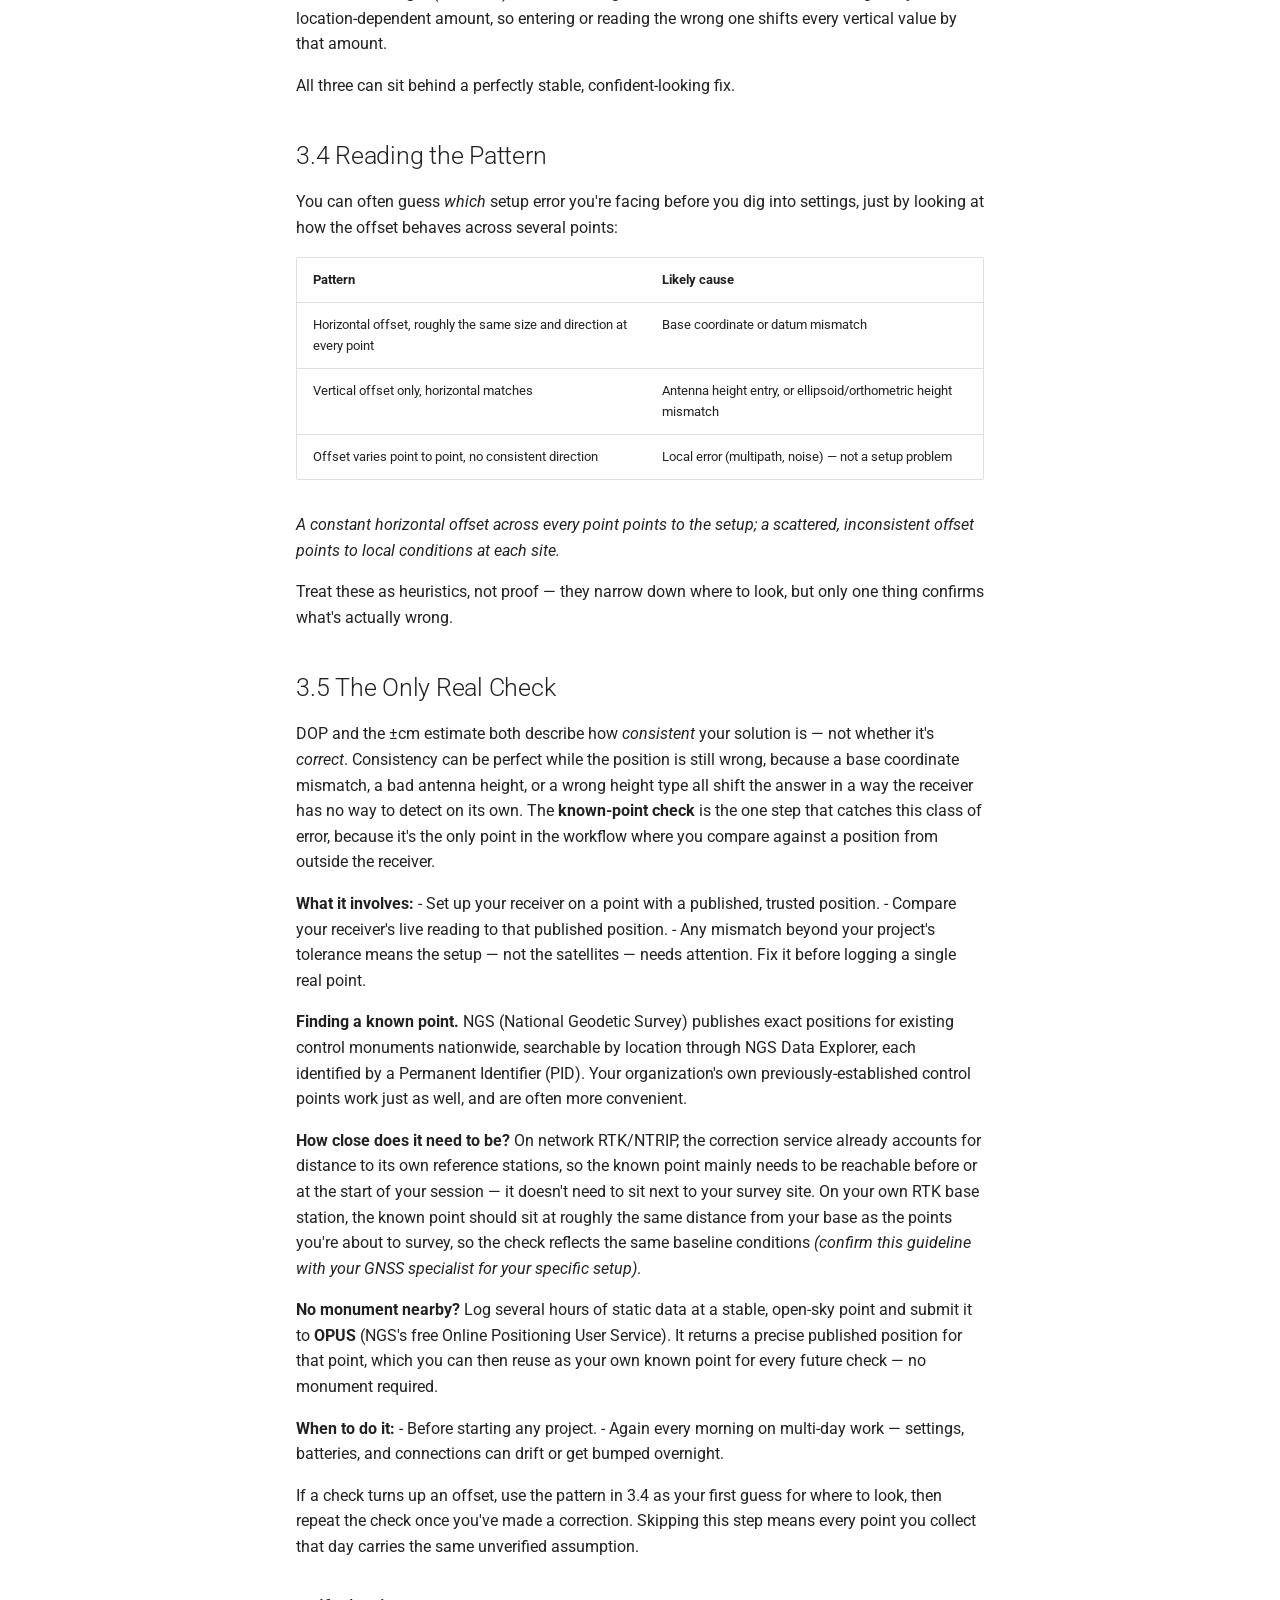
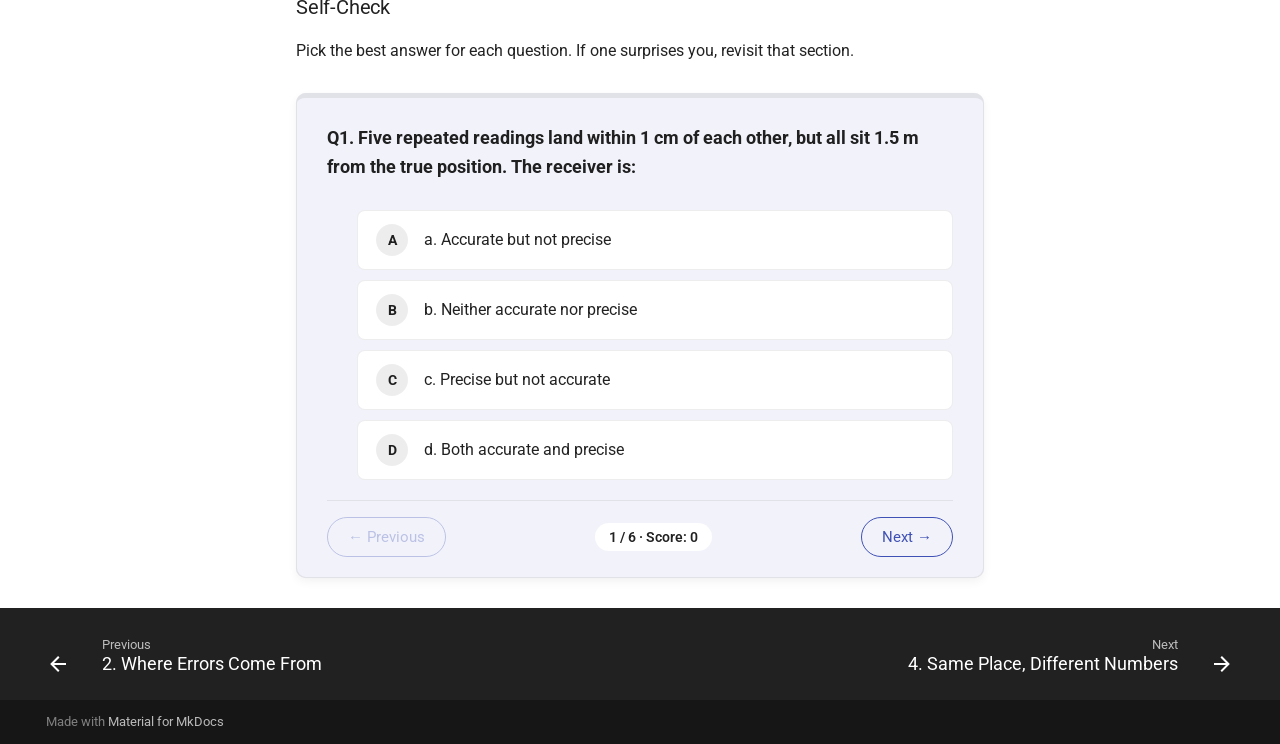
<file: gnss/fundamentals/03-precise-is-not-accurate/index.html>
<!doctype html>
<html lang="en" class="no-js">
  <head>
    
      <meta charset="utf-8">
      <meta name="viewport" content="width=device-width,initial-scale=1">
      
      
      
      
        <link rel="prev" href="../02-where-errors-come-from/">
      
      
        <link rel="next" href="../04-same-place-different-numbers/">
      
      
        
      
      
      <link rel="icon" href="../../../assets/images/favicon.png">
      <meta name="generator" content="mkdocs-1.6.1, mkdocs-material-9.7.1">
    
    
      
        <title>3. Precise Is Not Accurate - Unofficial Geospatial Knowledge Hub</title>
      
    
    
      <link rel="stylesheet" href="../../../assets/stylesheets/main.484c7ddc.min.css">
      
        
        <link rel="stylesheet" href="../../../assets/stylesheets/palette.ab4e12ef.min.css">
      
      


    
    
      
    
    
      
        
        
        <link rel="preconnect" href="https://fonts.gstatic.com" crossorigin>
        <link rel="stylesheet" href="https://fonts.googleapis.com/css?family=Roboto:300,300i,400,400i,700,700i%7CRoboto+Mono:400,400i,700,700i&display=fallback">
        <style>:root{--md-text-font:"Roboto";--md-code-font:"Roboto Mono"}</style>
      
    
    
      <link rel="stylesheet" href="../../../assets/css/extra.css">
    
    <script>__md_scope=new URL("../../..",location),__md_hash=e=>[...e].reduce(((e,_)=>(e<<5)-e+_.charCodeAt(0)),0),__md_get=(e,_=localStorage,t=__md_scope)=>JSON.parse(_.getItem(t.pathname+"."+e)),__md_set=(e,_,t=localStorage,a=__md_scope)=>{try{t.setItem(a.pathname+"."+e,JSON.stringify(_))}catch(e){}}</script>
    
      

    
    
  </head>
  
  
    
    
      
    
    
    
    
    <body dir="ltr" data-md-color-scheme="default" data-md-color-primary="indigo" data-md-color-accent="indigo">
  
    
    <input class="md-toggle" data-md-toggle="drawer" type="checkbox" id="__drawer" autocomplete="off">
    <input class="md-toggle" data-md-toggle="search" type="checkbox" id="__search" autocomplete="off">
    <label class="md-overlay" for="__drawer"></label>
    <div data-md-component="skip">
      
        
        <a href="#module-3-precise-is-not-accurate" class="md-skip">
          Skip to content
        </a>
      
    </div>
    <div data-md-component="announce">
      
    </div>
    
    
      

<header class="md-header" data-md-component="header">
  <nav class="md-header__inner md-grid" aria-label="Header">
    <a href="../../.." title="Unofficial Geospatial Knowledge Hub" class="md-header__button md-logo" aria-label="Unofficial Geospatial Knowledge Hub" data-md-component="logo">
      
  
  <svg xmlns="http://www.w3.org/2000/svg" viewBox="0 0 24 24"><path d="M12 8a3 3 0 0 0 3-3 3 3 0 0 0-3-3 3 3 0 0 0-3 3 3 3 0 0 0 3 3m0 3.54C9.64 9.35 6.5 8 3 8v11c3.5 0 6.64 1.35 9 3.54 2.36-2.19 5.5-3.54 9-3.54V8c-3.5 0-6.64 1.35-9 3.54"/></svg>

    </a>
    <label class="md-header__button md-icon" for="__drawer">
      
      <svg xmlns="http://www.w3.org/2000/svg" viewBox="0 0 24 24"><path d="M3 6h18v2H3zm0 5h18v2H3zm0 5h18v2H3z"/></svg>
    </label>
    <div class="md-header__title" data-md-component="header-title">
      <div class="md-header__ellipsis">
        <div class="md-header__topic">
          <span class="md-ellipsis">
            Unofficial Geospatial Knowledge Hub
          </span>
        </div>
        <div class="md-header__topic" data-md-component="header-topic">
          <span class="md-ellipsis">
            
              3. Precise Is Not Accurate
            
          </span>
        </div>
      </div>
    </div>
    
      
        <form class="md-header__option" data-md-component="palette">
  
    
    
    
    <input class="md-option" data-md-color-media="(prefers-color-scheme: light)" data-md-color-scheme="default" data-md-color-primary="indigo" data-md-color-accent="indigo"  aria-label="Switch to dark mode"  type="radio" name="__palette" id="__palette_0">
    
      <label class="md-header__button md-icon" title="Switch to dark mode" for="__palette_1" hidden>
        <svg xmlns="http://www.w3.org/2000/svg" viewBox="0 0 24 24"><path d="M12 8a4 4 0 0 0-4 4 4 4 0 0 0 4 4 4 4 0 0 0 4-4 4 4 0 0 0-4-4m0 10a6 6 0 0 1-6-6 6 6 0 0 1 6-6 6 6 0 0 1 6 6 6 6 0 0 1-6 6m8-9.31V4h-4.69L12 .69 8.69 4H4v4.69L.69 12 4 15.31V20h4.69L12 23.31 15.31 20H20v-4.69L23.31 12z"/></svg>
      </label>
    
  
    
    
    
    <input class="md-option" data-md-color-media="(prefers-color-scheme: dark)" data-md-color-scheme="slate" data-md-color-primary="indigo" data-md-color-accent="indigo"  aria-label="Switch to light mode"  type="radio" name="__palette" id="__palette_1">
    
      <label class="md-header__button md-icon" title="Switch to light mode" for="__palette_0" hidden>
        <svg xmlns="http://www.w3.org/2000/svg" viewBox="0 0 24 24"><path d="M12 18c-.89 0-1.74-.2-2.5-.55C11.56 16.5 13 14.42 13 12s-1.44-4.5-3.5-5.45C10.26 6.2 11.11 6 12 6a6 6 0 0 1 6 6 6 6 0 0 1-6 6m8-9.31V4h-4.69L12 .69 8.69 4H4v4.69L.69 12 4 15.31V20h4.69L12 23.31 15.31 20H20v-4.69L23.31 12z"/></svg>
      </label>
    
  
</form>
      
    
    
      <script>var palette=__md_get("__palette");if(palette&&palette.color){if("(prefers-color-scheme)"===palette.color.media){var media=matchMedia("(prefers-color-scheme: light)"),input=document.querySelector(media.matches?"[data-md-color-media='(prefers-color-scheme: light)']":"[data-md-color-media='(prefers-color-scheme: dark)']");palette.color.media=input.getAttribute("data-md-color-media"),palette.color.scheme=input.getAttribute("data-md-color-scheme"),palette.color.primary=input.getAttribute("data-md-color-primary"),palette.color.accent=input.getAttribute("data-md-color-accent")}for(var[key,value]of Object.entries(palette.color))document.body.setAttribute("data-md-color-"+key,value)}</script>
    
    
    
      
      
        <label class="md-header__button md-icon" for="__search">
          
          <svg xmlns="http://www.w3.org/2000/svg" viewBox="0 0 24 24"><path d="M9.5 3A6.5 6.5 0 0 1 16 9.5c0 1.61-.59 3.09-1.56 4.23l.27.27h.79l5 5-1.5 1.5-5-5v-.79l-.27-.27A6.52 6.52 0 0 1 9.5 16 6.5 6.5 0 0 1 3 9.5 6.5 6.5 0 0 1 9.5 3m0 2C7 5 5 7 5 9.5S7 14 9.5 14 14 12 14 9.5 12 5 9.5 5"/></svg>
        </label>
        <div class="md-search" data-md-component="search" role="dialog">
  <label class="md-search__overlay" for="__search"></label>
  <div class="md-search__inner" role="search">
    <form class="md-search__form" name="search">
      <input type="text" class="md-search__input" name="query" aria-label="Search" placeholder="Search" autocapitalize="off" autocorrect="off" autocomplete="off" spellcheck="false" data-md-component="search-query" required>
      <label class="md-search__icon md-icon" for="__search">
        
        <svg xmlns="http://www.w3.org/2000/svg" viewBox="0 0 24 24"><path d="M9.5 3A6.5 6.5 0 0 1 16 9.5c0 1.61-.59 3.09-1.56 4.23l.27.27h.79l5 5-1.5 1.5-5-5v-.79l-.27-.27A6.52 6.52 0 0 1 9.5 16 6.5 6.5 0 0 1 3 9.5 6.5 6.5 0 0 1 9.5 3m0 2C7 5 5 7 5 9.5S7 14 9.5 14 14 12 14 9.5 12 5 9.5 5"/></svg>
        
        <svg xmlns="http://www.w3.org/2000/svg" viewBox="0 0 24 24"><path d="M20 11v2H8l5.5 5.5-1.42 1.42L4.16 12l7.92-7.92L13.5 5.5 8 11z"/></svg>
      </label>
      <nav class="md-search__options" aria-label="Search">
        
        <button type="reset" class="md-search__icon md-icon" title="Clear" aria-label="Clear" tabindex="-1">
          
          <svg xmlns="http://www.w3.org/2000/svg" viewBox="0 0 24 24"><path d="M19 6.41 17.59 5 12 10.59 6.41 5 5 6.41 10.59 12 5 17.59 6.41 19 12 13.41 17.59 19 19 17.59 13.41 12z"/></svg>
        </button>
      </nav>
      
        <div class="md-search__suggest" data-md-component="search-suggest"></div>
      
    </form>
    <div class="md-search__output">
      <div class="md-search__scrollwrap" tabindex="0" data-md-scrollfix>
        <div class="md-search-result" data-md-component="search-result">
          <div class="md-search-result__meta">
            Initializing search
          </div>
          <ol class="md-search-result__list" role="presentation"></ol>
        </div>
      </div>
    </div>
  </div>
</div>
      
    
    
  </nav>
  
</header>
    
    <div class="md-container" data-md-component="container">
      
      
        
          
            
<nav class="md-tabs" aria-label="Tabs" data-md-component="tabs">
  <div class="md-grid">
    <ul class="md-tabs__list">
      
        
  
  
  
  
    <li class="md-tabs__item">
      <a href="../../.." class="md-tabs__link">
        
  
  
    
  
  Home

      </a>
    </li>
  

      
        
  
  
  
    
  
  
    
    
      <li class="md-tabs__item md-tabs__item--active">
        <a href="../../" class="md-tabs__link">
          
  
  
    
  
  GNSS

        </a>
      </li>
    
  

      
        
  
  
  
  
    
    
      <li class="md-tabs__item">
        <a href="../../../arcgis-pro/index.md" class="md-tabs__link">
          
  
  
    
  
  ArcGIS Pro

        </a>
      </li>
    
  

      
        
  
  
  
  
    
    
      <li class="md-tabs__item">
        <a href="../../../cartography/index.md" class="md-tabs__link">
          
  
  
    
  
  Cartography

        </a>
      </li>
    
  

      
        
  
  
  
  
    <li class="md-tabs__item">
      <a href="../../../about.md" class="md-tabs__link">
        
  
  
    
  
  About

      </a>
    </li>
  

      
    </ul>
  </div>
</nav>
          
        
      
      <main class="md-main" data-md-component="main">
        <div class="md-main__inner md-grid">
          
            
              
              <div class="md-sidebar md-sidebar--primary" data-md-component="sidebar" data-md-type="navigation" >
                <div class="md-sidebar__scrollwrap">
                  <div class="md-sidebar__inner">
                    


  


<nav class="md-nav md-nav--primary md-nav--lifted" aria-label="Navigation" data-md-level="0">
  <label class="md-nav__title" for="__drawer">
    <a href="../../.." title="Unofficial Geospatial Knowledge Hub" class="md-nav__button md-logo" aria-label="Unofficial Geospatial Knowledge Hub" data-md-component="logo">
      
  
  <svg xmlns="http://www.w3.org/2000/svg" viewBox="0 0 24 24"><path d="M12 8a3 3 0 0 0 3-3 3 3 0 0 0-3-3 3 3 0 0 0-3 3 3 3 0 0 0 3 3m0 3.54C9.64 9.35 6.5 8 3 8v11c3.5 0 6.64 1.35 9 3.54 2.36-2.19 5.5-3.54 9-3.54V8c-3.5 0-6.64 1.35-9 3.54"/></svg>

    </a>
    Unofficial Geospatial Knowledge Hub
  </label>
  
  <ul class="md-nav__list" data-md-scrollfix>
    
      
      
  
  
  
  
    <li class="md-nav__item">
      <a href="../../.." class="md-nav__link">
        
  
  
  <span class="md-ellipsis">
    
  
    Home
  

    
  </span>
  
  

      </a>
    </li>
  

    
      
      
  
  
    
  
  
  
    
    
      
        
          
        
      
        
      
    
    
    
      
        
        
      
      
        
      
    
    
    <li class="md-nav__item md-nav__item--active md-nav__item--section md-nav__item--nested">
      
        
        
        <input class="md-nav__toggle md-toggle " type="checkbox" id="__nav_2" checked>
        
          
          <div class="md-nav__link md-nav__container">
            <a href="../../" class="md-nav__link ">
              
  
  
  <span class="md-ellipsis">
    
  
    GNSS
  

    
  </span>
  
  

            </a>
            
              
              <label class="md-nav__link " for="__nav_2" id="__nav_2_label" tabindex="">
                <span class="md-nav__icon md-icon"></span>
              </label>
            
          </div>
        
        <nav class="md-nav" data-md-level="1" aria-labelledby="__nav_2_label" aria-expanded="true">
          <label class="md-nav__title" for="__nav_2">
            <span class="md-nav__icon md-icon"></span>
            
  
    GNSS
  

          </label>
          <ul class="md-nav__list" data-md-scrollfix>
            
              
            
              
                
  
  
    
  
  
  
    
    
      
        
          
        
      
        
      
        
      
        
      
        
      
        
      
        
      
        
      
    
    
    
      
      
        
          
          
        
      
    
    
    <li class="md-nav__item md-nav__item--active md-nav__item--section md-nav__item--nested">
      
        
        
        <input class="md-nav__toggle md-toggle " type="checkbox" id="__nav_2_2" checked>
        
          
          <div class="md-nav__link md-nav__container">
            <a href="../" class="md-nav__link ">
              
  
  
  <span class="md-ellipsis">
    
  
    Fundamentals for Accurate Data Collection
  

    
  </span>
  
  

            </a>
            
              
              <label class="md-nav__link " for="__nav_2_2" id="__nav_2_2_label" tabindex="">
                <span class="md-nav__icon md-icon"></span>
              </label>
            
          </div>
        
        <nav class="md-nav" data-md-level="2" aria-labelledby="__nav_2_2_label" aria-expanded="true">
          <label class="md-nav__title" for="__nav_2_2">
            <span class="md-nav__icon md-icon"></span>
            
  
    Fundamentals for Accurate Data Collection
  

          </label>
          <ul class="md-nav__list" data-md-scrollfix>
            
              
            
              
                
  
  
  
  
    <li class="md-nav__item">
      <a href="../01-gnss-basic/" class="md-nav__link">
        
  
  
  <span class="md-ellipsis">
    
  
    1. GNSS Basics
  

    
  </span>
  
  

      </a>
    </li>
  

              
            
              
                
  
  
  
  
    <li class="md-nav__item">
      <a href="../02-where-errors-come-from/" class="md-nav__link">
        
  
  
  <span class="md-ellipsis">
    
  
    2. Where Errors Come From
  

    
  </span>
  
  

      </a>
    </li>
  

              
            
              
                
  
  
    
  
  
  
    <li class="md-nav__item md-nav__item--active">
      
      <input class="md-nav__toggle md-toggle" type="checkbox" id="__toc">
      
      
        
      
      
        <label class="md-nav__link md-nav__link--active" for="__toc">
          
  
  
  <span class="md-ellipsis">
    
  
    3. Precise Is Not Accurate
  

    
  </span>
  
  

          <span class="md-nav__icon md-icon"></span>
        </label>
      
      <a href="./" class="md-nav__link md-nav__link--active">
        
  
  
  <span class="md-ellipsis">
    
  
    3. Precise Is Not Accurate
  

    
  </span>
  
  

      </a>
      
        

<nav class="md-nav md-nav--secondary" aria-label="Table of contents">
  
  
  
    
  
  
    <label class="md-nav__title" for="__toc">
      <span class="md-nav__icon md-icon"></span>
      Table of contents
    </label>
    <ul class="md-nav__list" data-md-component="toc" data-md-scrollfix>
      
        <li class="md-nav__item">
  <a href="#31-two-different-things" class="md-nav__link">
    <span class="md-ellipsis">
      
        3.1 Two Different Things
      
    </span>
  </a>
  
</li>
      
        <li class="md-nav__item">
  <a href="#32-what-your-screen-is-actually-telling-you" class="md-nav__link">
    <span class="md-ellipsis">
      
        3.2 What Your Screen Is Actually Telling You
      
    </span>
  </a>
  
</li>
      
        <li class="md-nav__item">
  <a href="#33-where-a-wrong-but-precise-number-comes-from" class="md-nav__link">
    <span class="md-ellipsis">
      
        3.3 Where a Wrong-but-Precise Number Comes From
      
    </span>
  </a>
  
</li>
      
        <li class="md-nav__item">
  <a href="#34-reading-the-pattern" class="md-nav__link">
    <span class="md-ellipsis">
      
        3.4 Reading the Pattern
      
    </span>
  </a>
  
</li>
      
        <li class="md-nav__item">
  <a href="#35-the-only-real-check" class="md-nav__link">
    <span class="md-ellipsis">
      
        3.5 The Only Real Check
      
    </span>
  </a>
  
    <nav class="md-nav" aria-label="3.5 The Only Real Check">
      <ul class="md-nav__list">
        
          <li class="md-nav__item">
  <a href="#self-check" class="md-nav__link">
    <span class="md-ellipsis">
      
        Self-Check
      
    </span>
  </a>
  
</li>
        
      </ul>
    </nav>
  
</li>
      
    </ul>
  
</nav>
      
    </li>
  

              
            
              
                
  
  
  
  
    <li class="md-nav__item">
      <a href="../04-same-place-different-numbers/" class="md-nav__link">
        
  
  
  <span class="md-ellipsis">
    
  
    4. Same Place, Different Numbers
  

    
  </span>
  
  

      </a>
    </li>
  

              
            
              
                
  
  
  
  
    <li class="md-nav__item">
      <a href="../05-corrections/" class="md-nav__link">
        
  
  
  <span class="md-ellipsis">
    
  
    5. Corrections
  

    
  </span>
  
  

      </a>
    </li>
  

              
            
              
                
  
  
  
  
    <li class="md-nav__item">
      <a href="../06-hard-places/" class="md-nav__link">
        
  
  
  <span class="md-ellipsis">
    
  
    6. Hard Places
  

    
  </span>
  
  

      </a>
    </li>
  

              
            
              
                
  
  
  
  
    <li class="md-nav__item">
      <a href="../07-planning-for-post-processing/" class="md-nav__link">
        
  
  
  <span class="md-ellipsis">
    
  
    7. Planning for Post-Processing
  

    
  </span>
  
  

      </a>
    </li>
  

              
            
          </ul>
        </nav>
      
    </li>
  

              
            
          </ul>
        </nav>
      
    </li>
  

    
      
      
  
  
  
  
    
    
      
        
      
    
    
    
      
      
        
      
    
    
    <li class="md-nav__item md-nav__item--nested">
      
        
        
        <input class="md-nav__toggle md-toggle " type="checkbox" id="__nav_3" >
        
          
          <label class="md-nav__link" for="__nav_3" id="__nav_3_label" tabindex="0">
            
  
  
  <span class="md-ellipsis">
    
  
    ArcGIS Pro
  

    
  </span>
  
  

            <span class="md-nav__icon md-icon"></span>
          </label>
        
        <nav class="md-nav" data-md-level="1" aria-labelledby="__nav_3_label" aria-expanded="false">
          <label class="md-nav__title" for="__nav_3">
            <span class="md-nav__icon md-icon"></span>
            
  
    ArcGIS Pro
  

          </label>
          <ul class="md-nav__list" data-md-scrollfix>
            
              
                
  
  
  
  
    <li class="md-nav__item">
      <a href="../../../arcgis-pro/index.md" class="md-nav__link">
        
  
  
  <span class="md-ellipsis">
    
  
    None
  

    
  </span>
  
  

      </a>
    </li>
  

              
            
          </ul>
        </nav>
      
    </li>
  

    
      
      
  
  
  
  
    
    
      
        
      
    
    
    
      
      
        
      
    
    
    <li class="md-nav__item md-nav__item--nested">
      
        
        
        <input class="md-nav__toggle md-toggle " type="checkbox" id="__nav_4" >
        
          
          <label class="md-nav__link" for="__nav_4" id="__nav_4_label" tabindex="0">
            
  
  
  <span class="md-ellipsis">
    
  
    Cartography
  

    
  </span>
  
  

            <span class="md-nav__icon md-icon"></span>
          </label>
        
        <nav class="md-nav" data-md-level="1" aria-labelledby="__nav_4_label" aria-expanded="false">
          <label class="md-nav__title" for="__nav_4">
            <span class="md-nav__icon md-icon"></span>
            
  
    Cartography
  

          </label>
          <ul class="md-nav__list" data-md-scrollfix>
            
              
                
  
  
  
  
    <li class="md-nav__item">
      <a href="../../../cartography/index.md" class="md-nav__link">
        
  
  
  <span class="md-ellipsis">
    
  
    None
  

    
  </span>
  
  

      </a>
    </li>
  

              
            
          </ul>
        </nav>
      
    </li>
  

    
      
      
  
  
  
  
    <li class="md-nav__item">
      <a href="../../../about.md" class="md-nav__link">
        
  
  
  <span class="md-ellipsis">
    
  
    About
  

    
  </span>
  
  

      </a>
    </li>
  

    
  </ul>
</nav>
                  </div>
                </div>
              </div>
            
            
              
              <div class="md-sidebar md-sidebar--secondary" data-md-component="sidebar" data-md-type="toc" >
                <div class="md-sidebar__scrollwrap">
                  <div class="md-sidebar__inner">
                    

<nav class="md-nav md-nav--secondary" aria-label="Table of contents">
  
  
  
    
  
  
    <label class="md-nav__title" for="__toc">
      <span class="md-nav__icon md-icon"></span>
      Table of contents
    </label>
    <ul class="md-nav__list" data-md-component="toc" data-md-scrollfix>
      
        <li class="md-nav__item">
  <a href="#31-two-different-things" class="md-nav__link">
    <span class="md-ellipsis">
      
        3.1 Two Different Things
      
    </span>
  </a>
  
</li>
      
        <li class="md-nav__item">
  <a href="#32-what-your-screen-is-actually-telling-you" class="md-nav__link">
    <span class="md-ellipsis">
      
        3.2 What Your Screen Is Actually Telling You
      
    </span>
  </a>
  
</li>
      
        <li class="md-nav__item">
  <a href="#33-where-a-wrong-but-precise-number-comes-from" class="md-nav__link">
    <span class="md-ellipsis">
      
        3.3 Where a Wrong-but-Precise Number Comes From
      
    </span>
  </a>
  
</li>
      
        <li class="md-nav__item">
  <a href="#34-reading-the-pattern" class="md-nav__link">
    <span class="md-ellipsis">
      
        3.4 Reading the Pattern
      
    </span>
  </a>
  
</li>
      
        <li class="md-nav__item">
  <a href="#35-the-only-real-check" class="md-nav__link">
    <span class="md-ellipsis">
      
        3.5 The Only Real Check
      
    </span>
  </a>
  
    <nav class="md-nav" aria-label="3.5 The Only Real Check">
      <ul class="md-nav__list">
        
          <li class="md-nav__item">
  <a href="#self-check" class="md-nav__link">
    <span class="md-ellipsis">
      
        Self-Check
      
    </span>
  </a>
  
</li>
        
      </ul>
    </nav>
  
</li>
      
    </ul>
  
</nav>
                  </div>
                </div>
              </div>
            
          
          
            <div class="md-content" data-md-component="content">
              
              <article class="md-content__inner md-typeset">
                
                  



<h1 id="module-3-precise-is-not-accurate">Module 3 — Precise Is Not Accurate</h1>
<p><em>Read time: 7–10 minutes</em></p>
<p><strong>By the end of this module, you can:</strong> explain why a stable, "±1 cm"
reading can still be wrong, recognize the patterns that reveal three
common setup errors, and describe the one check that catches them —
including how to find or create a known point to check against.</p>
<h2 id="31-two-different-things">3.1 Two Different Things</h2>
<p>Picture two dart throws. In the first, all five darts land tightly
grouped — but in the lower-left corner of the board, nowhere near the
bullseye. In the second, five darts scatter widely, but their average
sits right on the bullseye. The first thrower is <strong>precise</strong>
(consistent) but not <strong>accurate</strong> (correct). The second is accurate on
average but not precise.</p>
<p><strong>Accuracy</strong> is how close a measurement is to the true position.
<strong>Precision</strong> is how consistent repeated measurements are with each
other — whether or not they're actually correct. A GNSS receiver can
be extremely precise and still be wrong, and nothing about a steady
number on the screen tells you which one you're looking at.</p>
<h2 id="32-what-your-screen-is-actually-telling-you">3.2 What Your Screen Is Actually Telling You</h2>
<p>Two numbers on your controller describe precision, not accuracy.
<strong>DOP</strong>, from Module 1, describes satellite <em>geometry</em> — how much a
given amount of ranging error gets amplified by where the satellites
sit in the sky. It's a multiplier, not a measurement of the position
itself. The <strong>±cm estimate</strong> your receiver reports (often labeled
H-RMS/V-RMS) is a separate number: how tightly the solution has
converged, factoring in DOP along with signal noise.</p>
<p>Both numbers are the receiver grading its own homework. Neither one is
checked against anything outside the receiver. A receiver reporting
good DOP and a tight ±1 cm has simply converged on a <em>consistent</em>
answer — it has no way of knowing whether that answer started from the
right assumptions.</p>
<table>
<thead>
<tr>
<th><strong>WHY IT MATTERS</strong></th>
<th></th>
</tr>
</thead>
<tbody>
<tr>
<td>Good DOP and a tight ±cm estimate only mean the math converged — neither one can detect a wrong datum, a mistyped antenna height, or bad base coordinates. Those errors produce numbers that look just as clean as a correct one. Don't treat a steady screen as proof of a correct position.</td>
<td></td>
</tr>
</tbody>
</table>
<h2 id="33-where-a-wrong-but-precise-number-comes-from">3.3 Where a Wrong-but-Precise Number Comes From</h2>
<p>The errors a stable reading can't catch are <strong>setup errors</strong> —
mistakes in what you told the receiver, not in what the satellites are
doing. Three show up most often:</p>
<p>A <strong>base coordinate mismatch</strong> happens when the known position your
correction is measured against — your own RTK base station, or the
fixed coordinates behind a network/CORS station — is wrong or in the
wrong datum. Every point you log that day is corrected relative to
that same wrong reference, so the whole dataset inherits the same
shift.</p>
<p>An <strong>antenna height error</strong> happens when the height you measured or
entered — from the ground to the antenna's true reference point — is
wrong or entered in the wrong spot. This throws off the vertical
result only; horizontal position is unaffected.</p>
<p>A <strong>height-type mismatch</strong> happens when ellipsoid height and
orthometric height get confused. <strong>Ellipsoid height</strong> is measured
against a smooth mathematical model of the Earth's shape;
<strong>orthometric height</strong> (elevation) is measured against mean sea level.
The two disagree by a fixed, location-dependent amount, so entering or
reading the wrong one shifts every vertical value by that amount.</p>
<p>All three can sit behind a perfectly stable, confident-looking fix.</p>
<h2 id="34-reading-the-pattern">3.4 Reading the Pattern</h2>
<p>You can often guess <em>which</em> setup error you're facing before you dig
into settings, just by looking at how the offset behaves across
several points:</p>
<table>
<thead>
<tr>
<th>Pattern</th>
<th>Likely cause</th>
</tr>
</thead>
<tbody>
<tr>
<td>Horizontal offset, roughly the same size and direction at every point</td>
<td>Base coordinate or datum mismatch</td>
</tr>
<tr>
<td>Vertical offset only, horizontal matches</td>
<td>Antenna height entry, or ellipsoid/orthometric height mismatch</td>
</tr>
<tr>
<td>Offset varies point to point, no consistent direction</td>
<td>Local error (multipath, noise) — not a setup problem</td>
</tr>
</tbody>
</table>
<p><em>A constant horizontal offset across every point points to the setup;
a scattered, inconsistent offset points to local conditions at each
site.</em></p>
<p>Treat these as heuristics, not proof — they narrow down where to look,
but only one thing confirms what's actually wrong.</p>
<h2 id="35-the-only-real-check">3.5 The Only Real Check</h2>
<p>DOP and the ±cm estimate both describe how <em>consistent</em> your solution
is — not whether it's <em>correct</em>. Consistency can be perfect while the
position is still wrong, because a base coordinate mismatch, a bad
antenna height, or a wrong height type all shift the answer in a way
the receiver has no way to detect on its own. The <strong>known-point
check</strong> is the one step that catches this class of error, because
it's the only point in the workflow where you compare against a
position from outside the receiver.</p>
<p><strong>What it involves:</strong>
- Set up your receiver on a point with a published, trusted position.
- Compare your receiver's live reading to that published position.
- Any mismatch beyond your project's tolerance means the setup — not
  the satellites — needs attention. Fix it before logging a single
  real point.</p>
<p><strong>Finding a known point.</strong> NGS (National Geodetic Survey) publishes
exact positions for existing control monuments nationwide, searchable
by location through NGS Data Explorer, each identified by a Permanent
Identifier (PID). Your organization's own previously-established
control points work just as well, and are often more convenient.</p>
<p><strong>How close does it need to be?</strong> On network RTK/NTRIP, the correction
service already accounts for distance to its own reference stations,
so the known point mainly needs to be reachable before or at the start
of your session — it doesn't need to sit next to your survey site. On
your own RTK base station, the known point should sit at roughly the
same distance from your base as the points you're about to survey, so
the check reflects the same baseline conditions <em>(confirm this
guideline with your GNSS specialist for your specific setup)</em>.</p>
<p><strong>No monument nearby?</strong> Log several hours of static data at a stable,
open-sky point and submit it to <strong>OPUS</strong> (NGS's free Online
Positioning User Service). It returns a precise published position for
that point, which you can then reuse as your own known point for every
future check — no monument required.</p>
<p><strong>When to do it:</strong>
- Before starting any project.
- Again every morning on multi-day work — settings, batteries, and
  connections can drift or get bumped overnight.</p>
<p>If a check turns up an offset, use the pattern in 3.4 as your first
guess for where to look, then repeat the check once you've made a
correction. Skipping this step means every point you collect that day
carries the same unverified assumption.</p>
<h3 id="self-check">Self-Check</h3>
<p>Pick the best answer for each question. If one surprises you, revisit that section.</p>
<div class="self-check">
<div class="sc-card" data-answer="c">
<p><strong>Q1. Five repeated readings land within 1 cm of each other, but all sit 1.5 m from the true position. The receiver is:</strong></p>
<ul class="sc-options">
<li data-key="a">a. Accurate but not precise</li>
<li data-key="b">b. Neither accurate nor precise</li>
<li data-key="c">c. Precise but not accurate</li>
<li data-key="d">d. Both accurate and precise</li>
</ul>
<div class="sc-explain">
<p>Precision is consistency between measurements; accuracy is closeness to the truth. A tight cluster in the wrong place is precise but not accurate.</p>
</div>
</div>
<div class="sc-card" data-answer="b">
<p><strong>Q2. What do DOP and the ±cm estimate on your controller tell you?</strong></p>
<ul class="sc-options">
<li data-key="a">a. How close your position is to the true position</li>
<li data-key="b">b. How consistent the solution is, not whether it is correct</li>
<li data-key="c">c. Whether your datum and antenna height are right</li>
<li data-key="d">d. Whether your base coordinates were entered correctly</li>
</ul>
<div class="sc-explain">
<p>Both numbers come from the receiver's own math and are never checked against anything outside it, so they can't detect setup errors.</p>
</div>
</div>
<div class="sc-card" data-answer="d">
<p><strong>Q3. Which of these can produce a stable, confident-looking, but wrong position?</strong></p>
<ul class="sc-options">
<li data-key="a">a. A base coordinate mismatch only</li>
<li data-key="b">b. An antenna height error only</li>
<li data-key="c">c. An ellipsoid/orthometric height mix-up only</li>
<li data-key="d">d. Any of the three</li>
</ul>
<div class="sc-explain">
<p>All three are setup errors: mistakes in what you told the receiver, not in what the satellites are doing, so the screen looks just as clean as it would for a correct setup.</p>
</div>
</div>
<div class="sc-card" data-answer="a">
<p><strong>Q4. Every point you log is shifted about 1.5 m in roughly the same direction horizontally, and heights match. What does the pattern suggest first?</strong></p>
<ul class="sc-options">
<li data-key="a">a. A base coordinate or datum mismatch</li>
<li data-key="b">b. An antenna height entry error</li>
<li data-key="c">c. Multipath at each site</li>
<li data-key="d">d. An ellipsoid/orthometric height mix-up</li>
</ul>
<div class="sc-explain">
<p>A constant horizontal offset points to the setup. A vertical-only offset points to height, and an offset that varies point to point points to local conditions. These patterns are heuristics; only a known-point check confirms the cause.</p>
</div>
</div>
<div class="sc-card" data-answer="b">
<p><strong>Q5. Why is the known-point check the only real check on your setup?</strong></p>
<ul class="sc-options">
<li data-key="a">a. It gives the receiver more satellites to work with</li>
<li data-key="b">b. It is the one step that compares your reading to a position from outside the receiver</li>
<li data-key="c">c. It lowers your DOP</li>
<li data-key="d">d. It only needs to be done if a reading looks suspicious</li>
</ul>
<div class="sc-explain">
<p>Everything else on the screen is the receiver grading its own homework. Do the check before every project and every morning on multi-day work, not just when something looks off.</p>
</div>
</div>
<div class="sc-card" data-answer="c">
<p><strong>Q6. No published monument is near your site. What can you do?</strong></p>
<ul class="sc-options">
<li data-key="a">a. Skip the check, since the ±cm estimate is good enough</li>
<li data-key="b">b. Use the receiver's average of a few minutes of readings as the known position</li>
<li data-key="c">c. Log several hours of static data at a stable, open-sky point and submit it to OPUS for a reusable known point</li>
<li data-key="d">d. Enter the coordinates from a map app as the known position</li>
</ul>
<div class="sc-explain">
<p>OPUS returns a precise published position tied to the national reference system, which you can reuse for every future check.</p>
</div>
</div>
</div>












                
              </article>
            </div>
          
          
<script>var target=document.getElementById(location.hash.slice(1));target&&target.name&&(target.checked=target.name.startsWith("__tabbed_"))</script>
        </div>
        
          <button type="button" class="md-top md-icon" data-md-component="top" hidden>
  
  <svg xmlns="http://www.w3.org/2000/svg" viewBox="0 0 24 24"><path d="M13 20h-2V8l-5.5 5.5-1.42-1.42L12 4.16l7.92 7.92-1.42 1.42L13 8z"/></svg>
  Back to top
</button>
        
      </main>
      
        <footer class="md-footer">
  
    
      
      <nav class="md-footer__inner md-grid" aria-label="Footer" >
        
          
          <a href="../02-where-errors-come-from/" class="md-footer__link md-footer__link--prev" aria-label="Previous: 2. Where Errors Come From">
            <div class="md-footer__button md-icon">
              
              <svg xmlns="http://www.w3.org/2000/svg" viewBox="0 0 24 24"><path d="M20 11v2H8l5.5 5.5-1.42 1.42L4.16 12l7.92-7.92L13.5 5.5 8 11z"/></svg>
            </div>
            <div class="md-footer__title">
              <span class="md-footer__direction">
                Previous
              </span>
              <div class="md-ellipsis">
                2. Where Errors Come From
              </div>
            </div>
          </a>
        
        
          
          <a href="../04-same-place-different-numbers/" class="md-footer__link md-footer__link--next" aria-label="Next: 4. Same Place, Different Numbers">
            <div class="md-footer__title">
              <span class="md-footer__direction">
                Next
              </span>
              <div class="md-ellipsis">
                4. Same Place, Different Numbers
              </div>
            </div>
            <div class="md-footer__button md-icon">
              
              <svg xmlns="http://www.w3.org/2000/svg" viewBox="0 0 24 24"><path d="M4 11v2h12l-5.5 5.5 1.42 1.42L19.84 12l-7.92-7.92L10.5 5.5 16 11z"/></svg>
            </div>
          </a>
        
      </nav>
    
  
  <div class="md-footer-meta md-typeset">
    <div class="md-footer-meta__inner md-grid">
      <div class="md-copyright">
  
  
    Made with
    <a href="https://squidfunk.github.io/mkdocs-material/" target="_blank" rel="noopener">
      Material for MkDocs
    </a>
  
</div>
      
    </div>
  </div>
</footer>
      
    </div>
    <div class="md-dialog" data-md-component="dialog">
      <div class="md-dialog__inner md-typeset"></div>
    </div>
    
    
    
      
      
      <script id="__config" type="application/json">{"annotate": null, "base": "../../..", "features": ["navigation.tabs", "navigation.sections", "navigation.indexes", "navigation.top", "navigation.footer", "search.suggest", "search.highlight", "content.code.copy"], "search": "../../../assets/javascripts/workers/search.2c215733.min.js", "tags": null, "translations": {"clipboard.copied": "Copied to clipboard", "clipboard.copy": "Copy to clipboard", "search.result.more.one": "1 more on this page", "search.result.more.other": "# more on this page", "search.result.none": "No matching documents", "search.result.one": "1 matching document", "search.result.other": "# matching documents", "search.result.placeholder": "Type to start searching", "search.result.term.missing": "Missing", "select.version": "Select version"}, "version": null}</script>
    
    
      <script src="../../../assets/javascripts/bundle.79ae519e.min.js"></script>
      
        <script src="../../../javascripts/self-check.js"></script>
      
    
  </body>
</html>
</file>
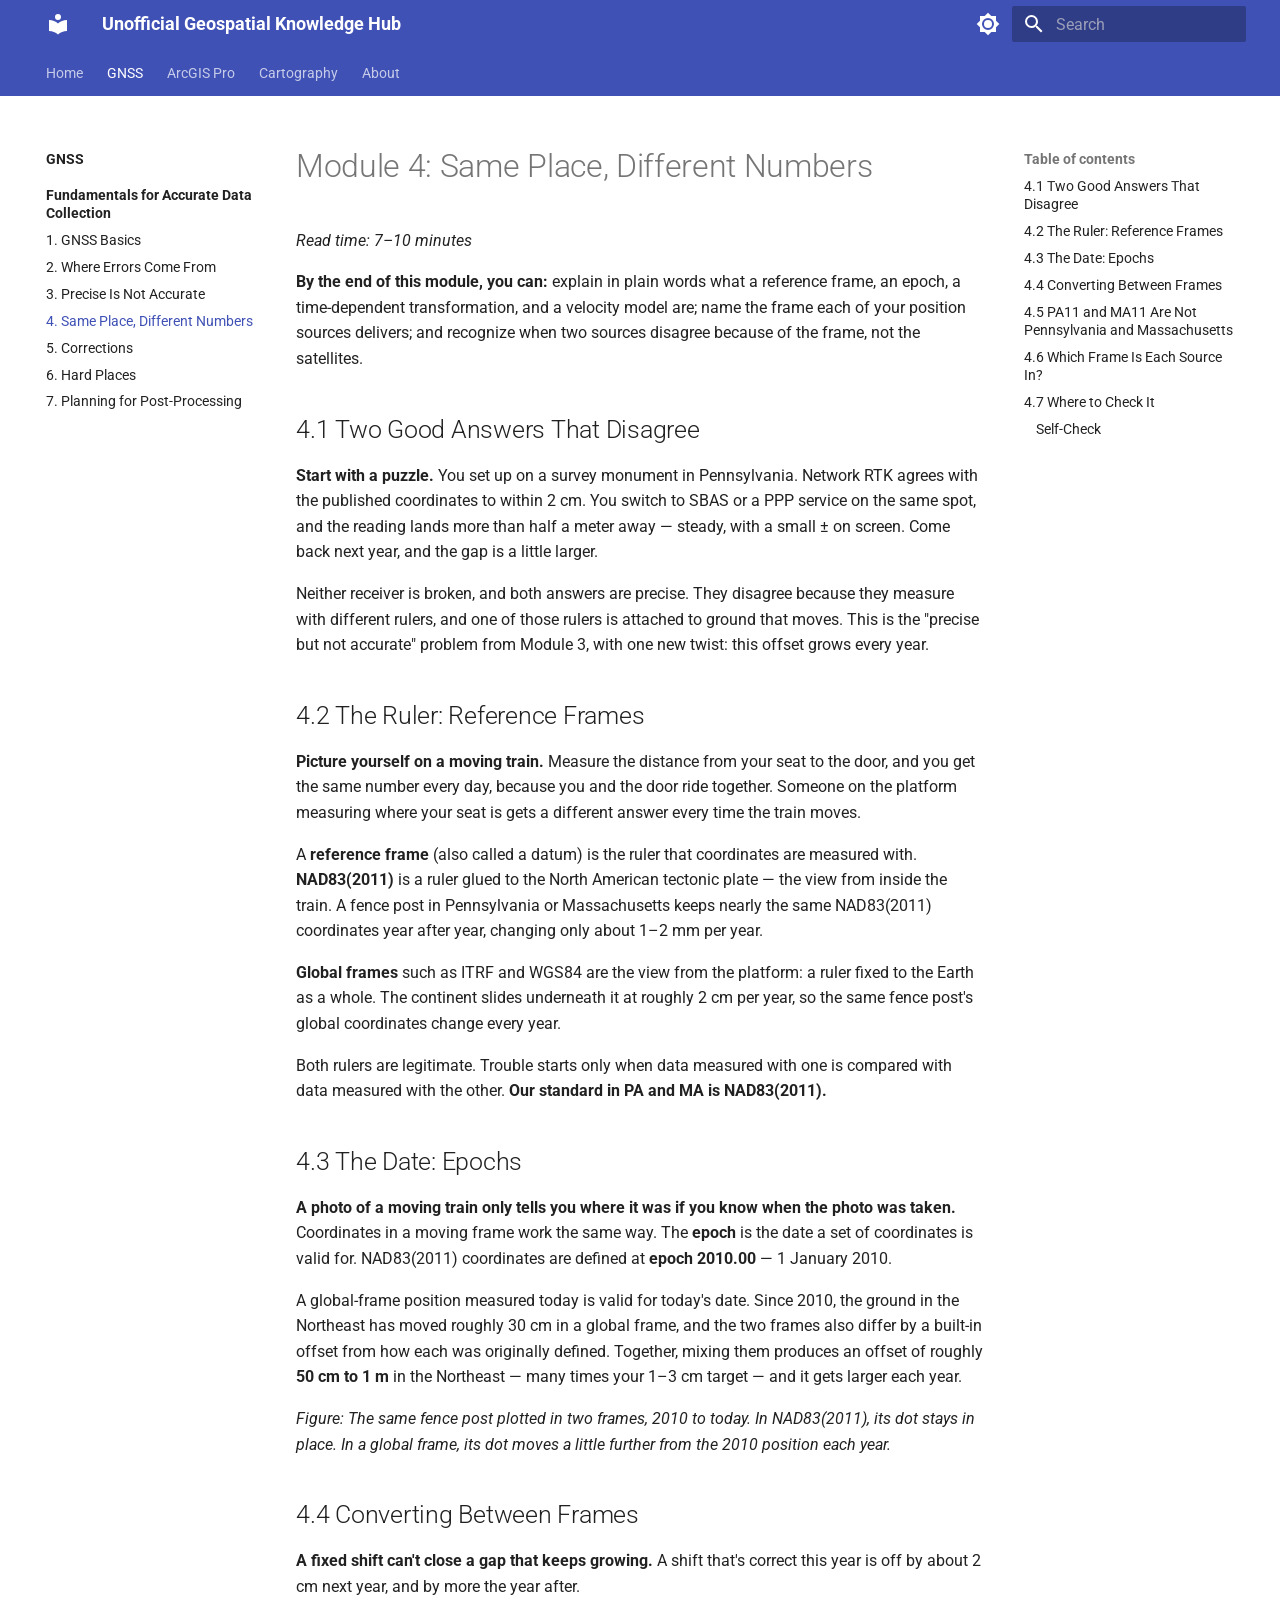
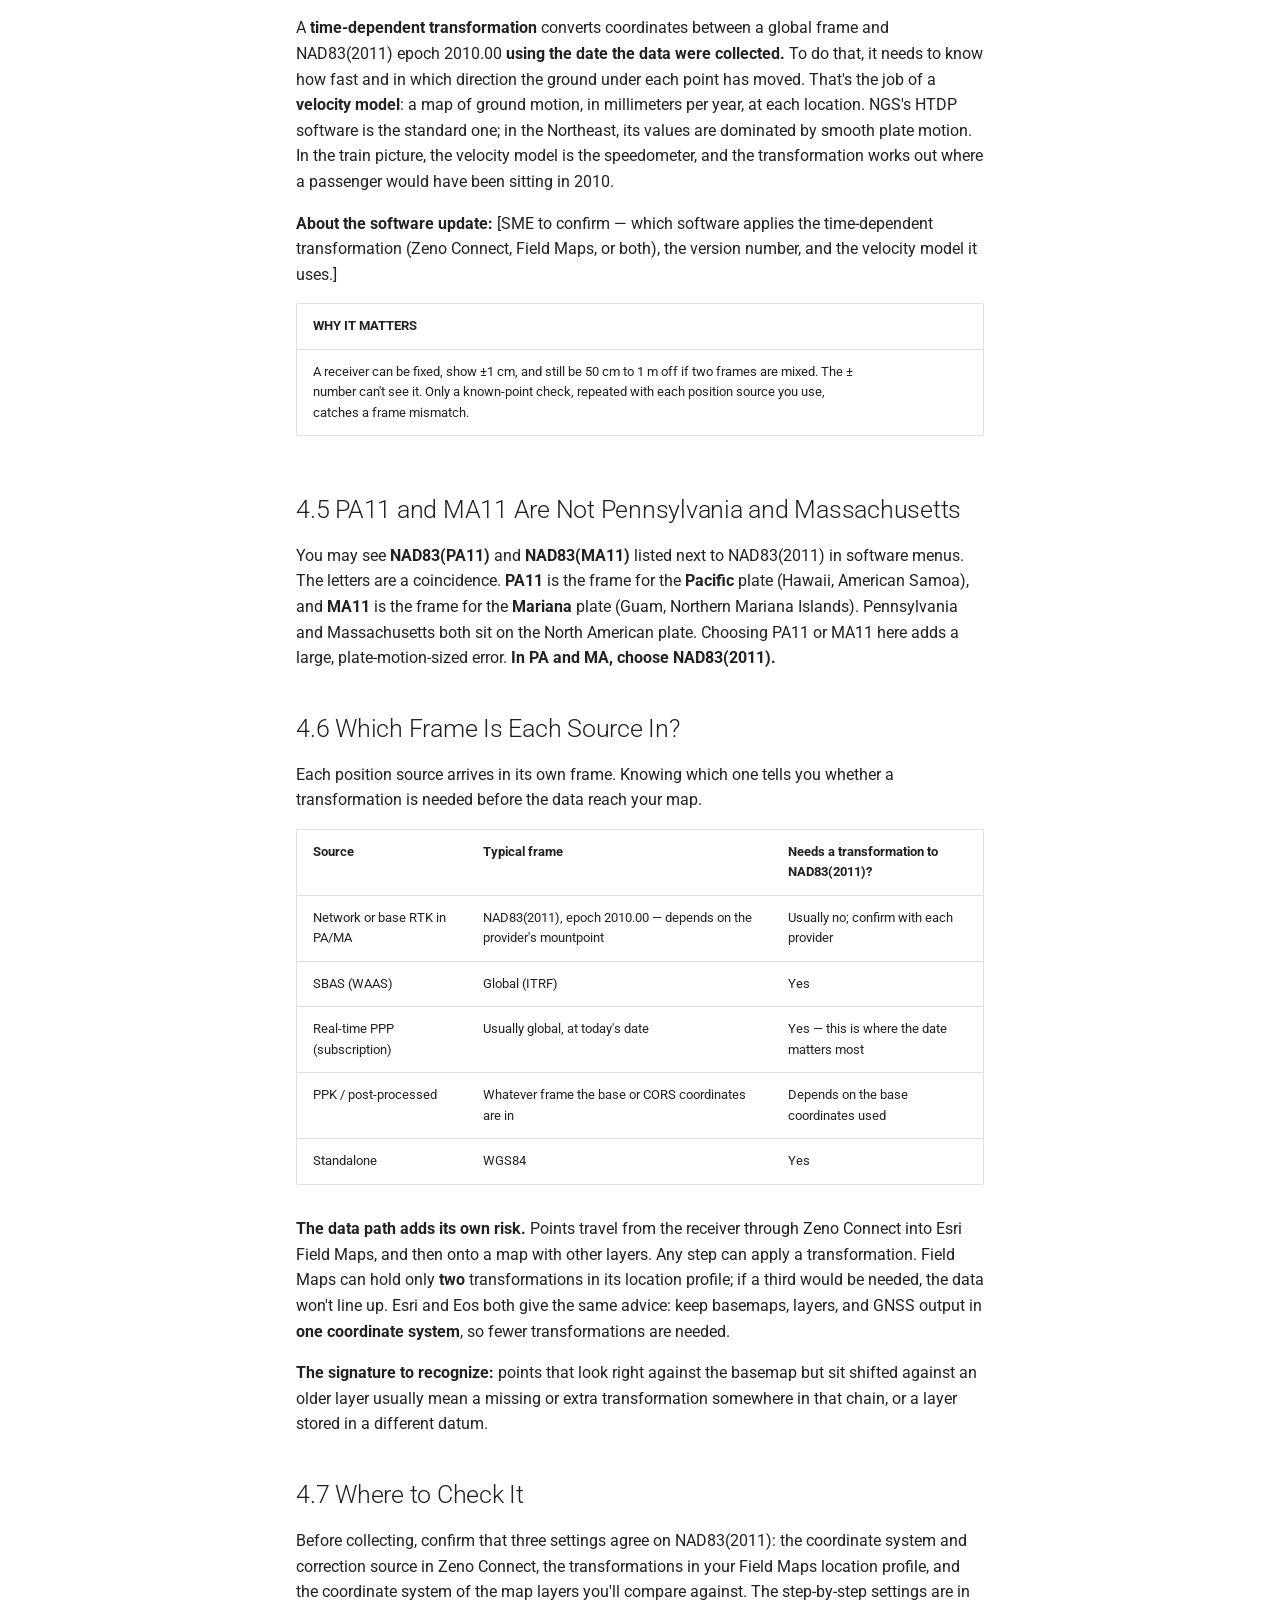
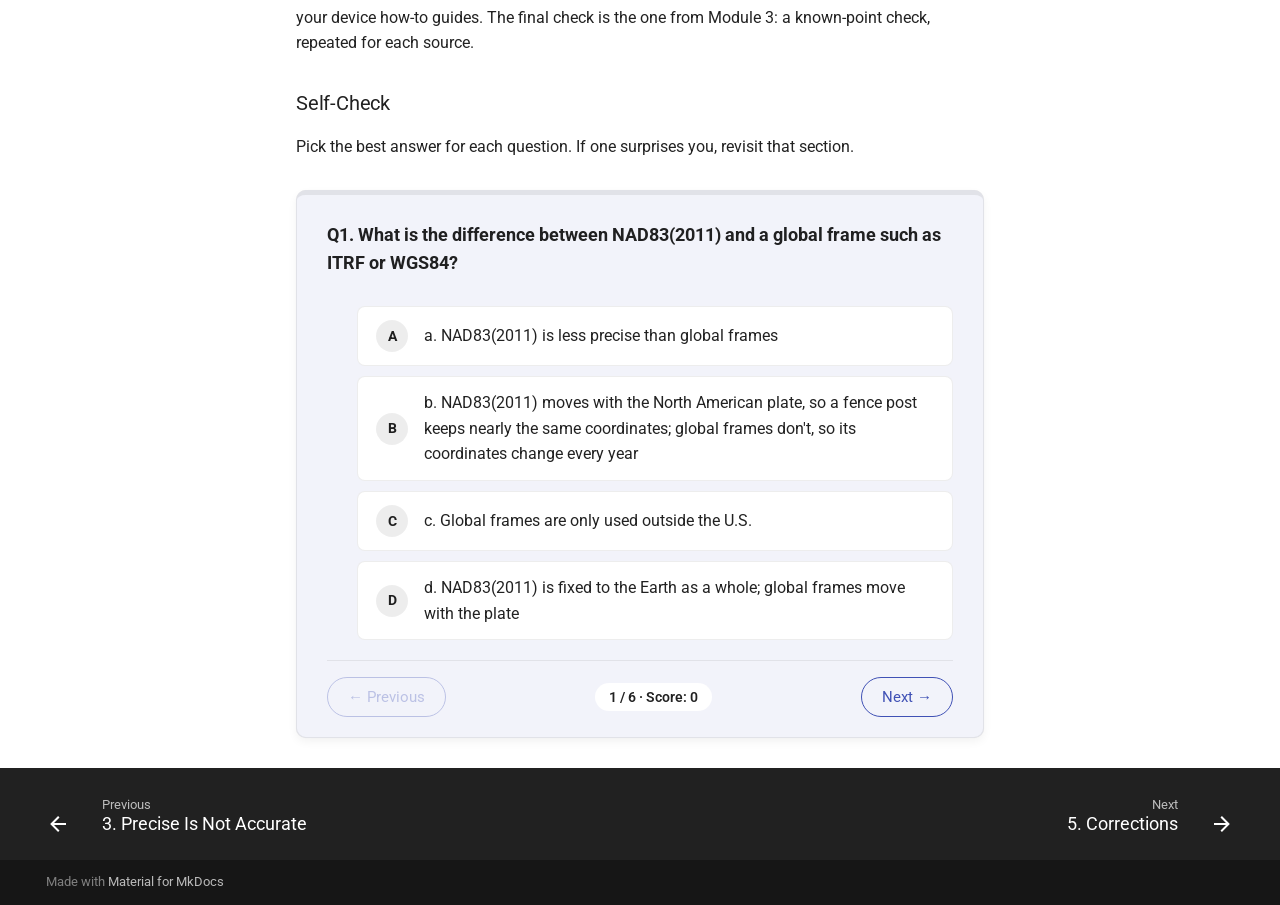
<file: gnss/fundamentals/04-same-place-different-numbers/index.html>
<!doctype html>
<html lang="en" class="no-js">
  <head>
    
      <meta charset="utf-8">
      <meta name="viewport" content="width=device-width,initial-scale=1">
      
      
      
      
        <link rel="prev" href="../03-precise-is-not-accurate/">
      
      
        <link rel="next" href="../05-corrections/">
      
      
        
      
      
      <link rel="icon" href="../../../assets/images/favicon.png">
      <meta name="generator" content="mkdocs-1.6.1, mkdocs-material-9.7.1">
    
    
      
        <title>Module 4: Same Place, Different Numbers - Unofficial Geospatial Knowledge Hub</title>
      
    
    
      <link rel="stylesheet" href="../../../assets/stylesheets/main.484c7ddc.min.css">
      
        
        <link rel="stylesheet" href="../../../assets/stylesheets/palette.ab4e12ef.min.css">
      
      


    
    
      
    
    
      
        
        
        <link rel="preconnect" href="https://fonts.gstatic.com" crossorigin>
        <link rel="stylesheet" href="https://fonts.googleapis.com/css?family=Roboto:300,300i,400,400i,700,700i%7CRoboto+Mono:400,400i,700,700i&display=fallback">
        <style>:root{--md-text-font:"Roboto";--md-code-font:"Roboto Mono"}</style>
      
    
    
      <link rel="stylesheet" href="../../../assets/css/extra.css">
    
    <script>__md_scope=new URL("../../..",location),__md_hash=e=>[...e].reduce(((e,_)=>(e<<5)-e+_.charCodeAt(0)),0),__md_get=(e,_=localStorage,t=__md_scope)=>JSON.parse(_.getItem(t.pathname+"."+e)),__md_set=(e,_,t=localStorage,a=__md_scope)=>{try{t.setItem(a.pathname+"."+e,JSON.stringify(_))}catch(e){}}</script>
    
      

    
    
  </head>
  
  
    
    
      
    
    
    
    
    <body dir="ltr" data-md-color-scheme="default" data-md-color-primary="indigo" data-md-color-accent="indigo">
  
    
    <input class="md-toggle" data-md-toggle="drawer" type="checkbox" id="__drawer" autocomplete="off">
    <input class="md-toggle" data-md-toggle="search" type="checkbox" id="__search" autocomplete="off">
    <label class="md-overlay" for="__drawer"></label>
    <div data-md-component="skip">
      
        
        <a href="#module-4-same-place-different-numbers" class="md-skip">
          Skip to content
        </a>
      
    </div>
    <div data-md-component="announce">
      
    </div>
    
    
      

<header class="md-header" data-md-component="header">
  <nav class="md-header__inner md-grid" aria-label="Header">
    <a href="../../.." title="Unofficial Geospatial Knowledge Hub" class="md-header__button md-logo" aria-label="Unofficial Geospatial Knowledge Hub" data-md-component="logo">
      
  
  <svg xmlns="http://www.w3.org/2000/svg" viewBox="0 0 24 24"><path d="M12 8a3 3 0 0 0 3-3 3 3 0 0 0-3-3 3 3 0 0 0-3 3 3 3 0 0 0 3 3m0 3.54C9.64 9.35 6.5 8 3 8v11c3.5 0 6.64 1.35 9 3.54 2.36-2.19 5.5-3.54 9-3.54V8c-3.5 0-6.64 1.35-9 3.54"/></svg>

    </a>
    <label class="md-header__button md-icon" for="__drawer">
      
      <svg xmlns="http://www.w3.org/2000/svg" viewBox="0 0 24 24"><path d="M3 6h18v2H3zm0 5h18v2H3zm0 5h18v2H3z"/></svg>
    </label>
    <div class="md-header__title" data-md-component="header-title">
      <div class="md-header__ellipsis">
        <div class="md-header__topic">
          <span class="md-ellipsis">
            Unofficial Geospatial Knowledge Hub
          </span>
        </div>
        <div class="md-header__topic" data-md-component="header-topic">
          <span class="md-ellipsis">
            
              Module 4: Same Place, Different Numbers
            
          </span>
        </div>
      </div>
    </div>
    
      
        <form class="md-header__option" data-md-component="palette">
  
    
    
    
    <input class="md-option" data-md-color-media="(prefers-color-scheme: light)" data-md-color-scheme="default" data-md-color-primary="indigo" data-md-color-accent="indigo"  aria-label="Switch to dark mode"  type="radio" name="__palette" id="__palette_0">
    
      <label class="md-header__button md-icon" title="Switch to dark mode" for="__palette_1" hidden>
        <svg xmlns="http://www.w3.org/2000/svg" viewBox="0 0 24 24"><path d="M12 8a4 4 0 0 0-4 4 4 4 0 0 0 4 4 4 4 0 0 0 4-4 4 4 0 0 0-4-4m0 10a6 6 0 0 1-6-6 6 6 0 0 1 6-6 6 6 0 0 1 6 6 6 6 0 0 1-6 6m8-9.31V4h-4.69L12 .69 8.69 4H4v4.69L.69 12 4 15.31V20h4.69L12 23.31 15.31 20H20v-4.69L23.31 12z"/></svg>
      </label>
    
  
    
    
    
    <input class="md-option" data-md-color-media="(prefers-color-scheme: dark)" data-md-color-scheme="slate" data-md-color-primary="indigo" data-md-color-accent="indigo"  aria-label="Switch to light mode"  type="radio" name="__palette" id="__palette_1">
    
      <label class="md-header__button md-icon" title="Switch to light mode" for="__palette_0" hidden>
        <svg xmlns="http://www.w3.org/2000/svg" viewBox="0 0 24 24"><path d="M12 18c-.89 0-1.74-.2-2.5-.55C11.56 16.5 13 14.42 13 12s-1.44-4.5-3.5-5.45C10.26 6.2 11.11 6 12 6a6 6 0 0 1 6 6 6 6 0 0 1-6 6m8-9.31V4h-4.69L12 .69 8.69 4H4v4.69L.69 12 4 15.31V20h4.69L12 23.31 15.31 20H20v-4.69L23.31 12z"/></svg>
      </label>
    
  
</form>
      
    
    
      <script>var palette=__md_get("__palette");if(palette&&palette.color){if("(prefers-color-scheme)"===palette.color.media){var media=matchMedia("(prefers-color-scheme: light)"),input=document.querySelector(media.matches?"[data-md-color-media='(prefers-color-scheme: light)']":"[data-md-color-media='(prefers-color-scheme: dark)']");palette.color.media=input.getAttribute("data-md-color-media"),palette.color.scheme=input.getAttribute("data-md-color-scheme"),palette.color.primary=input.getAttribute("data-md-color-primary"),palette.color.accent=input.getAttribute("data-md-color-accent")}for(var[key,value]of Object.entries(palette.color))document.body.setAttribute("data-md-color-"+key,value)}</script>
    
    
    
      
      
        <label class="md-header__button md-icon" for="__search">
          
          <svg xmlns="http://www.w3.org/2000/svg" viewBox="0 0 24 24"><path d="M9.5 3A6.5 6.5 0 0 1 16 9.5c0 1.61-.59 3.09-1.56 4.23l.27.27h.79l5 5-1.5 1.5-5-5v-.79l-.27-.27A6.52 6.52 0 0 1 9.5 16 6.5 6.5 0 0 1 3 9.5 6.5 6.5 0 0 1 9.5 3m0 2C7 5 5 7 5 9.5S7 14 9.5 14 14 12 14 9.5 12 5 9.5 5"/></svg>
        </label>
        <div class="md-search" data-md-component="search" role="dialog">
  <label class="md-search__overlay" for="__search"></label>
  <div class="md-search__inner" role="search">
    <form class="md-search__form" name="search">
      <input type="text" class="md-search__input" name="query" aria-label="Search" placeholder="Search" autocapitalize="off" autocorrect="off" autocomplete="off" spellcheck="false" data-md-component="search-query" required>
      <label class="md-search__icon md-icon" for="__search">
        
        <svg xmlns="http://www.w3.org/2000/svg" viewBox="0 0 24 24"><path d="M9.5 3A6.5 6.5 0 0 1 16 9.5c0 1.61-.59 3.09-1.56 4.23l.27.27h.79l5 5-1.5 1.5-5-5v-.79l-.27-.27A6.52 6.52 0 0 1 9.5 16 6.5 6.5 0 0 1 3 9.5 6.5 6.5 0 0 1 9.5 3m0 2C7 5 5 7 5 9.5S7 14 9.5 14 14 12 14 9.5 12 5 9.5 5"/></svg>
        
        <svg xmlns="http://www.w3.org/2000/svg" viewBox="0 0 24 24"><path d="M20 11v2H8l5.5 5.5-1.42 1.42L4.16 12l7.92-7.92L13.5 5.5 8 11z"/></svg>
      </label>
      <nav class="md-search__options" aria-label="Search">
        
        <button type="reset" class="md-search__icon md-icon" title="Clear" aria-label="Clear" tabindex="-1">
          
          <svg xmlns="http://www.w3.org/2000/svg" viewBox="0 0 24 24"><path d="M19 6.41 17.59 5 12 10.59 6.41 5 5 6.41 10.59 12 5 17.59 6.41 19 12 13.41 17.59 19 19 17.59 13.41 12z"/></svg>
        </button>
      </nav>
      
        <div class="md-search__suggest" data-md-component="search-suggest"></div>
      
    </form>
    <div class="md-search__output">
      <div class="md-search__scrollwrap" tabindex="0" data-md-scrollfix>
        <div class="md-search-result" data-md-component="search-result">
          <div class="md-search-result__meta">
            Initializing search
          </div>
          <ol class="md-search-result__list" role="presentation"></ol>
        </div>
      </div>
    </div>
  </div>
</div>
      
    
    
  </nav>
  
</header>
    
    <div class="md-container" data-md-component="container">
      
      
        
          
            
<nav class="md-tabs" aria-label="Tabs" data-md-component="tabs">
  <div class="md-grid">
    <ul class="md-tabs__list">
      
        
  
  
  
  
    <li class="md-tabs__item">
      <a href="../../.." class="md-tabs__link">
        
  
  
    
  
  Home

      </a>
    </li>
  

      
        
  
  
  
    
  
  
    
    
      <li class="md-tabs__item md-tabs__item--active">
        <a href="../../" class="md-tabs__link">
          
  
  
    
  
  GNSS

        </a>
      </li>
    
  

      
        
  
  
  
  
    
    
      <li class="md-tabs__item">
        <a href="../../../arcgis-pro/index.md" class="md-tabs__link">
          
  
  
    
  
  ArcGIS Pro

        </a>
      </li>
    
  

      
        
  
  
  
  
    
    
      <li class="md-tabs__item">
        <a href="../../../cartography/index.md" class="md-tabs__link">
          
  
  
    
  
  Cartography

        </a>
      </li>
    
  

      
        
  
  
  
  
    <li class="md-tabs__item">
      <a href="../../../about.md" class="md-tabs__link">
        
  
  
    
  
  About

      </a>
    </li>
  

      
    </ul>
  </div>
</nav>
          
        
      
      <main class="md-main" data-md-component="main">
        <div class="md-main__inner md-grid">
          
            
              
              <div class="md-sidebar md-sidebar--primary" data-md-component="sidebar" data-md-type="navigation" >
                <div class="md-sidebar__scrollwrap">
                  <div class="md-sidebar__inner">
                    


  


<nav class="md-nav md-nav--primary md-nav--lifted" aria-label="Navigation" data-md-level="0">
  <label class="md-nav__title" for="__drawer">
    <a href="../../.." title="Unofficial Geospatial Knowledge Hub" class="md-nav__button md-logo" aria-label="Unofficial Geospatial Knowledge Hub" data-md-component="logo">
      
  
  <svg xmlns="http://www.w3.org/2000/svg" viewBox="0 0 24 24"><path d="M12 8a3 3 0 0 0 3-3 3 3 0 0 0-3-3 3 3 0 0 0-3 3 3 3 0 0 0 3 3m0 3.54C9.64 9.35 6.5 8 3 8v11c3.5 0 6.64 1.35 9 3.54 2.36-2.19 5.5-3.54 9-3.54V8c-3.5 0-6.64 1.35-9 3.54"/></svg>

    </a>
    Unofficial Geospatial Knowledge Hub
  </label>
  
  <ul class="md-nav__list" data-md-scrollfix>
    
      
      
  
  
  
  
    <li class="md-nav__item">
      <a href="../../.." class="md-nav__link">
        
  
  
  <span class="md-ellipsis">
    
  
    Home
  

    
  </span>
  
  

      </a>
    </li>
  

    
      
      
  
  
    
  
  
  
    
    
      
        
          
        
      
        
      
    
    
    
      
        
        
      
      
        
      
    
    
    <li class="md-nav__item md-nav__item--active md-nav__item--section md-nav__item--nested">
      
        
        
        <input class="md-nav__toggle md-toggle " type="checkbox" id="__nav_2" checked>
        
          
          <div class="md-nav__link md-nav__container">
            <a href="../../" class="md-nav__link ">
              
  
  
  <span class="md-ellipsis">
    
  
    GNSS
  

    
  </span>
  
  

            </a>
            
              
              <label class="md-nav__link " for="__nav_2" id="__nav_2_label" tabindex="">
                <span class="md-nav__icon md-icon"></span>
              </label>
            
          </div>
        
        <nav class="md-nav" data-md-level="1" aria-labelledby="__nav_2_label" aria-expanded="true">
          <label class="md-nav__title" for="__nav_2">
            <span class="md-nav__icon md-icon"></span>
            
  
    GNSS
  

          </label>
          <ul class="md-nav__list" data-md-scrollfix>
            
              
            
              
                
  
  
    
  
  
  
    
    
      
        
          
        
      
        
      
        
      
        
      
        
      
        
      
        
      
        
      
    
    
    
      
      
        
          
          
        
      
    
    
    <li class="md-nav__item md-nav__item--active md-nav__item--section md-nav__item--nested">
      
        
        
        <input class="md-nav__toggle md-toggle " type="checkbox" id="__nav_2_2" checked>
        
          
          <div class="md-nav__link md-nav__container">
            <a href="../" class="md-nav__link ">
              
  
  
  <span class="md-ellipsis">
    
  
    Fundamentals for Accurate Data Collection
  

    
  </span>
  
  

            </a>
            
              
              <label class="md-nav__link " for="__nav_2_2" id="__nav_2_2_label" tabindex="">
                <span class="md-nav__icon md-icon"></span>
              </label>
            
          </div>
        
        <nav class="md-nav" data-md-level="2" aria-labelledby="__nav_2_2_label" aria-expanded="true">
          <label class="md-nav__title" for="__nav_2_2">
            <span class="md-nav__icon md-icon"></span>
            
  
    Fundamentals for Accurate Data Collection
  

          </label>
          <ul class="md-nav__list" data-md-scrollfix>
            
              
            
              
                
  
  
  
  
    <li class="md-nav__item">
      <a href="../01-gnss-basic/" class="md-nav__link">
        
  
  
  <span class="md-ellipsis">
    
  
    1. GNSS Basics
  

    
  </span>
  
  

      </a>
    </li>
  

              
            
              
                
  
  
  
  
    <li class="md-nav__item">
      <a href="../02-where-errors-come-from/" class="md-nav__link">
        
  
  
  <span class="md-ellipsis">
    
  
    2. Where Errors Come From
  

    
  </span>
  
  

      </a>
    </li>
  

              
            
              
                
  
  
  
  
    <li class="md-nav__item">
      <a href="../03-precise-is-not-accurate/" class="md-nav__link">
        
  
  
  <span class="md-ellipsis">
    
  
    3. Precise Is Not Accurate
  

    
  </span>
  
  

      </a>
    </li>
  

              
            
              
                
  
  
    
  
  
  
    <li class="md-nav__item md-nav__item--active">
      
      <input class="md-nav__toggle md-toggle" type="checkbox" id="__toc">
      
      
        
      
      
        <label class="md-nav__link md-nav__link--active" for="__toc">
          
  
  
  <span class="md-ellipsis">
    
  
    4. Same Place, Different Numbers
  

    
  </span>
  
  

          <span class="md-nav__icon md-icon"></span>
        </label>
      
      <a href="./" class="md-nav__link md-nav__link--active">
        
  
  
  <span class="md-ellipsis">
    
  
    4. Same Place, Different Numbers
  

    
  </span>
  
  

      </a>
      
        

<nav class="md-nav md-nav--secondary" aria-label="Table of contents">
  
  
  
    
  
  
    <label class="md-nav__title" for="__toc">
      <span class="md-nav__icon md-icon"></span>
      Table of contents
    </label>
    <ul class="md-nav__list" data-md-component="toc" data-md-scrollfix>
      
        <li class="md-nav__item">
  <a href="#41-two-good-answers-that-disagree" class="md-nav__link">
    <span class="md-ellipsis">
      
        4.1 Two Good Answers That Disagree
      
    </span>
  </a>
  
</li>
      
        <li class="md-nav__item">
  <a href="#42-the-ruler-reference-frames" class="md-nav__link">
    <span class="md-ellipsis">
      
        4.2 The Ruler: Reference Frames
      
    </span>
  </a>
  
</li>
      
        <li class="md-nav__item">
  <a href="#43-the-date-epochs" class="md-nav__link">
    <span class="md-ellipsis">
      
        4.3 The Date: Epochs
      
    </span>
  </a>
  
</li>
      
        <li class="md-nav__item">
  <a href="#44-converting-between-frames" class="md-nav__link">
    <span class="md-ellipsis">
      
        4.4 Converting Between Frames
      
    </span>
  </a>
  
</li>
      
        <li class="md-nav__item">
  <a href="#45-pa11-and-ma11-are-not-pennsylvania-and-massachusetts" class="md-nav__link">
    <span class="md-ellipsis">
      
        4.5 PA11 and MA11 Are Not Pennsylvania and Massachusetts
      
    </span>
  </a>
  
</li>
      
        <li class="md-nav__item">
  <a href="#46-which-frame-is-each-source-in" class="md-nav__link">
    <span class="md-ellipsis">
      
        4.6 Which Frame Is Each Source In?
      
    </span>
  </a>
  
</li>
      
        <li class="md-nav__item">
  <a href="#47-where-to-check-it" class="md-nav__link">
    <span class="md-ellipsis">
      
        4.7 Where to Check It
      
    </span>
  </a>
  
    <nav class="md-nav" aria-label="4.7 Where to Check It">
      <ul class="md-nav__list">
        
          <li class="md-nav__item">
  <a href="#self-check" class="md-nav__link">
    <span class="md-ellipsis">
      
        Self-Check
      
    </span>
  </a>
  
</li>
        
      </ul>
    </nav>
  
</li>
      
    </ul>
  
</nav>
      
    </li>
  

              
            
              
                
  
  
  
  
    <li class="md-nav__item">
      <a href="../05-corrections/" class="md-nav__link">
        
  
  
  <span class="md-ellipsis">
    
  
    5. Corrections
  

    
  </span>
  
  

      </a>
    </li>
  

              
            
              
                
  
  
  
  
    <li class="md-nav__item">
      <a href="../06-hard-places/" class="md-nav__link">
        
  
  
  <span class="md-ellipsis">
    
  
    6. Hard Places
  

    
  </span>
  
  

      </a>
    </li>
  

              
            
              
                
  
  
  
  
    <li class="md-nav__item">
      <a href="../07-planning-for-post-processing/" class="md-nav__link">
        
  
  
  <span class="md-ellipsis">
    
  
    7. Planning for Post-Processing
  

    
  </span>
  
  

      </a>
    </li>
  

              
            
          </ul>
        </nav>
      
    </li>
  

              
            
          </ul>
        </nav>
      
    </li>
  

    
      
      
  
  
  
  
    
    
      
        
      
    
    
    
      
      
        
      
    
    
    <li class="md-nav__item md-nav__item--nested">
      
        
        
        <input class="md-nav__toggle md-toggle " type="checkbox" id="__nav_3" >
        
          
          <label class="md-nav__link" for="__nav_3" id="__nav_3_label" tabindex="0">
            
  
  
  <span class="md-ellipsis">
    
  
    ArcGIS Pro
  

    
  </span>
  
  

            <span class="md-nav__icon md-icon"></span>
          </label>
        
        <nav class="md-nav" data-md-level="1" aria-labelledby="__nav_3_label" aria-expanded="false">
          <label class="md-nav__title" for="__nav_3">
            <span class="md-nav__icon md-icon"></span>
            
  
    ArcGIS Pro
  

          </label>
          <ul class="md-nav__list" data-md-scrollfix>
            
              
                
  
  
  
  
    <li class="md-nav__item">
      <a href="../../../arcgis-pro/index.md" class="md-nav__link">
        
  
  
  <span class="md-ellipsis">
    
  
    None
  

    
  </span>
  
  

      </a>
    </li>
  

              
            
          </ul>
        </nav>
      
    </li>
  

    
      
      
  
  
  
  
    
    
      
        
      
    
    
    
      
      
        
      
    
    
    <li class="md-nav__item md-nav__item--nested">
      
        
        
        <input class="md-nav__toggle md-toggle " type="checkbox" id="__nav_4" >
        
          
          <label class="md-nav__link" for="__nav_4" id="__nav_4_label" tabindex="0">
            
  
  
  <span class="md-ellipsis">
    
  
    Cartography
  

    
  </span>
  
  

            <span class="md-nav__icon md-icon"></span>
          </label>
        
        <nav class="md-nav" data-md-level="1" aria-labelledby="__nav_4_label" aria-expanded="false">
          <label class="md-nav__title" for="__nav_4">
            <span class="md-nav__icon md-icon"></span>
            
  
    Cartography
  

          </label>
          <ul class="md-nav__list" data-md-scrollfix>
            
              
                
  
  
  
  
    <li class="md-nav__item">
      <a href="../../../cartography/index.md" class="md-nav__link">
        
  
  
  <span class="md-ellipsis">
    
  
    None
  

    
  </span>
  
  

      </a>
    </li>
  

              
            
          </ul>
        </nav>
      
    </li>
  

    
      
      
  
  
  
  
    <li class="md-nav__item">
      <a href="../../../about.md" class="md-nav__link">
        
  
  
  <span class="md-ellipsis">
    
  
    About
  

    
  </span>
  
  

      </a>
    </li>
  

    
  </ul>
</nav>
                  </div>
                </div>
              </div>
            
            
              
              <div class="md-sidebar md-sidebar--secondary" data-md-component="sidebar" data-md-type="toc" >
                <div class="md-sidebar__scrollwrap">
                  <div class="md-sidebar__inner">
                    

<nav class="md-nav md-nav--secondary" aria-label="Table of contents">
  
  
  
    
  
  
    <label class="md-nav__title" for="__toc">
      <span class="md-nav__icon md-icon"></span>
      Table of contents
    </label>
    <ul class="md-nav__list" data-md-component="toc" data-md-scrollfix>
      
        <li class="md-nav__item">
  <a href="#41-two-good-answers-that-disagree" class="md-nav__link">
    <span class="md-ellipsis">
      
        4.1 Two Good Answers That Disagree
      
    </span>
  </a>
  
</li>
      
        <li class="md-nav__item">
  <a href="#42-the-ruler-reference-frames" class="md-nav__link">
    <span class="md-ellipsis">
      
        4.2 The Ruler: Reference Frames
      
    </span>
  </a>
  
</li>
      
        <li class="md-nav__item">
  <a href="#43-the-date-epochs" class="md-nav__link">
    <span class="md-ellipsis">
      
        4.3 The Date: Epochs
      
    </span>
  </a>
  
</li>
      
        <li class="md-nav__item">
  <a href="#44-converting-between-frames" class="md-nav__link">
    <span class="md-ellipsis">
      
        4.4 Converting Between Frames
      
    </span>
  </a>
  
</li>
      
        <li class="md-nav__item">
  <a href="#45-pa11-and-ma11-are-not-pennsylvania-and-massachusetts" class="md-nav__link">
    <span class="md-ellipsis">
      
        4.5 PA11 and MA11 Are Not Pennsylvania and Massachusetts
      
    </span>
  </a>
  
</li>
      
        <li class="md-nav__item">
  <a href="#46-which-frame-is-each-source-in" class="md-nav__link">
    <span class="md-ellipsis">
      
        4.6 Which Frame Is Each Source In?
      
    </span>
  </a>
  
</li>
      
        <li class="md-nav__item">
  <a href="#47-where-to-check-it" class="md-nav__link">
    <span class="md-ellipsis">
      
        4.7 Where to Check It
      
    </span>
  </a>
  
    <nav class="md-nav" aria-label="4.7 Where to Check It">
      <ul class="md-nav__list">
        
          <li class="md-nav__item">
  <a href="#self-check" class="md-nav__link">
    <span class="md-ellipsis">
      
        Self-Check
      
    </span>
  </a>
  
</li>
        
      </ul>
    </nav>
  
</li>
      
    </ul>
  
</nav>
                  </div>
                </div>
              </div>
            
          
          
            <div class="md-content" data-md-component="content">
              
              <article class="md-content__inner md-typeset">
                
                  



<h1 id="module-4-same-place-different-numbers">Module 4: Same Place, Different Numbers</h1>
<p><em>Read time: 7–10 minutes</em></p>
<p><strong>By the end of this module, you can:</strong> explain in plain words what a
reference frame, an epoch, a time-dependent transformation, and a
velocity model are; name the frame each of your position sources
delivers; and recognize when two sources disagree because of the frame,
not the satellites.</p>
<h2 id="41-two-good-answers-that-disagree">4.1 Two Good Answers That Disagree</h2>
<p><strong>Start with a puzzle.</strong> You set up on a survey monument in
Pennsylvania. Network RTK agrees with the published coordinates to
within 2 cm. You switch to SBAS or a PPP service on the same spot, and
the reading lands more than half a meter away — steady, with a small ±
on screen. Come back next year, and the gap is a little larger.</p>
<p>Neither receiver is broken, and both answers are precise. They disagree
because they measure with different rulers, and one of those rulers is
attached to ground that moves. This is the "precise but not accurate"
problem from Module 3, with one new twist: this offset grows every
year.</p>
<h2 id="42-the-ruler-reference-frames">4.2 The Ruler: Reference Frames</h2>
<p><strong>Picture yourself on a moving train.</strong> Measure the distance from your
seat to the door, and you get the same number every day, because you and
the door ride together. Someone on the platform measuring where your
seat is gets a different answer every time the train moves.</p>
<p>A <strong>reference frame</strong> (also called a datum) is the ruler that
coordinates are measured with. <strong>NAD83(2011)</strong> is a ruler glued to the
North American tectonic plate — the view from inside the train. A fence
post in Pennsylvania or Massachusetts keeps nearly the same NAD83(2011)
coordinates year after year, changing only about 1–2 mm per year.</p>
<p><strong>Global frames</strong> such as ITRF and WGS84 are the view from the platform:
a ruler fixed to the Earth as a whole. The continent slides underneath
it at roughly 2 cm per year, so the same fence post's global
coordinates change every year.</p>
<p>Both rulers are legitimate. Trouble starts only when data measured with
one is compared with data measured with the other. <strong>Our standard in PA
and MA is NAD83(2011).</strong></p>
<h2 id="43-the-date-epochs">4.3 The Date: Epochs</h2>
<p><strong>A photo of a moving train only tells you where it was if you know when
the photo was taken.</strong> Coordinates in a moving frame work the same way.
The <strong>epoch</strong> is the date a set of coordinates is valid for.
NAD83(2011) coordinates are defined at <strong>epoch 2010.00</strong> — 1 January
2010.</p>
<p>A global-frame position measured today is valid for today's date. Since
2010, the ground in the Northeast has moved roughly 30 cm in a global
frame, and the two frames also differ by a built-in offset from how each
was originally defined. Together, mixing them produces an offset of
roughly <strong>50 cm to 1 m</strong> in the Northeast — many times your 1–3 cm
target — and it gets larger each year.</p>
<p><em>Figure: The same fence post plotted in two frames, 2010 to today. In
NAD83(2011), its dot stays in place. In a global frame, its dot moves a
little further from the 2010 position each year.</em></p>
<h2 id="44-converting-between-frames">4.4 Converting Between Frames</h2>
<p><strong>A fixed shift can't close a gap that keeps growing.</strong> A shift that's
correct this year is off by about 2 cm next year, and by more the year
after.</p>
<p>A <strong>time-dependent transformation</strong> converts coordinates between a
global frame and NAD83(2011) epoch 2010.00 <strong>using the date the data
were collected.</strong> To do that, it needs to know how fast and in which
direction the ground under each point has moved. That's the job of a
<strong>velocity model</strong>: a map of ground motion, in millimeters per year, at
each location. NGS's HTDP software is the standard one; in the
Northeast, its values are dominated by smooth plate motion. In the
train picture, the velocity model is the speedometer, and the
transformation works out where a passenger would have been sitting in
2010.</p>
<p><strong>About the software update:</strong> [SME to confirm — which software applies
the time-dependent transformation (Zeno Connect, Field Maps, or both),
the version number, and the velocity model it uses.]</p>
<table>
<thead>
<tr>
<th><strong>WHY IT MATTERS</strong></th>
<th></th>
</tr>
</thead>
<tbody>
<tr>
<td>A receiver can be fixed, show ±1 cm, and still be 50 cm to 1 m off if two frames are mixed. The ± number can't see it. Only a known-point check, repeated with each position source you use, catches a frame mismatch.</td>
<td></td>
</tr>
</tbody>
</table>
<h2 id="45-pa11-and-ma11-are-not-pennsylvania-and-massachusetts">4.5 PA11 and MA11 Are Not Pennsylvania and Massachusetts</h2>
<p>You may see <strong>NAD83(PA11)</strong> and <strong>NAD83(MA11)</strong> listed next to
NAD83(2011) in software menus. The letters are a coincidence.
<strong>PA11</strong> is the frame for the <strong>Pacific</strong> plate (Hawaii, American
Samoa), and <strong>MA11</strong> is the frame for the <strong>Mariana</strong> plate (Guam,
Northern Mariana Islands). Pennsylvania and Massachusetts both sit on
the North American plate. Choosing PA11 or MA11 here adds a large,
plate-motion-sized error. <strong>In PA and MA, choose NAD83(2011).</strong></p>
<h2 id="46-which-frame-is-each-source-in">4.6 Which Frame Is Each Source In?</h2>
<p>Each position source arrives in its own frame. Knowing which one tells
you whether a transformation is needed before the data reach your map.</p>
<table>
<thead>
<tr>
<th><strong>Source</strong></th>
<th><strong>Typical frame</strong></th>
<th><strong>Needs a transformation to NAD83(2011)?</strong></th>
</tr>
</thead>
<tbody>
<tr>
<td>Network or base RTK in PA/MA</td>
<td>NAD83(2011), epoch 2010.00 — depends on the provider's mountpoint</td>
<td>Usually no; confirm with each provider</td>
</tr>
<tr>
<td>SBAS (WAAS)</td>
<td>Global (ITRF)</td>
<td>Yes</td>
</tr>
<tr>
<td>Real-time PPP (subscription)</td>
<td>Usually global, at today's date</td>
<td>Yes — this is where the date matters most</td>
</tr>
<tr>
<td>PPK / post-processed</td>
<td>Whatever frame the base or CORS coordinates are in</td>
<td>Depends on the base coordinates used</td>
</tr>
<tr>
<td>Standalone</td>
<td>WGS84</td>
<td>Yes</td>
</tr>
</tbody>
</table>
<p><strong>The data path adds its own risk.</strong> Points travel from the receiver
through Zeno Connect into Esri Field Maps, and then onto a map with
other layers. Any step can apply a transformation. Field Maps can hold
only <strong>two</strong> transformations in its location profile; if a third would
be needed, the data won't line up. Esri and Eos both give the same
advice: keep basemaps, layers, and GNSS output in <strong>one coordinate
system</strong>, so fewer transformations are needed.</p>
<p><strong>The signature to recognize:</strong> points that look right against the
basemap but sit shifted against an older layer usually mean a missing
or extra transformation somewhere in that chain, or a layer stored in a
different datum.</p>
<h2 id="47-where-to-check-it">4.7 Where to Check It</h2>
<p>Before collecting, confirm that three settings agree on NAD83(2011):
the coordinate system and correction source in Zeno Connect, the
transformations in your Field Maps location profile, and the coordinate
system of the map layers you'll compare against. The step-by-step
settings are in your device how-to guides. The final check is the one
from Module 3: a known-point check, repeated for each source.</p>
<h3 id="self-check">Self-Check</h3>
<p>Pick the best answer for each question. If one surprises you, revisit that section.</p>
<div class="self-check">
<div class="sc-card" data-answer="b">
<p><strong>Q1. What is the difference between NAD83(2011) and a global frame such as ITRF or WGS84?</strong></p>
<ul class="sc-options">
<li data-key="a">a. NAD83(2011) is less precise than global frames</li>
<li data-key="b">b. NAD83(2011) moves with the North American plate, so a fence post keeps nearly the same coordinates; global frames don't, so its coordinates change every year</li>
<li data-key="c">c. Global frames are only used outside the U.S.</li>
<li data-key="d">d. NAD83(2011) is fixed to the Earth as a whole; global frames move with the plate</li>
</ul>
<div class="sc-explain">
<p>Both are legitimate rulers. NAD83(2011) is the view from inside the train, and global frames are the view from the platform, with the continent sliding underneath at roughly 2 cm per year.</p>
</div>
</div>
<div class="sc-card" data-answer="c">
<p><strong>Q2. What does "epoch 2010.00" mean for NAD83(2011)?</strong></p>
<ul class="sc-options">
<li data-key="a">a. The year the receiver was manufactured</li>
<li data-key="b">b. The date your survey was collected</li>
<li data-key="c">c. The date (1 January 2010) the coordinates are valid for</li>
<li data-key="d">d. The version number of the correction software</li>
</ul>
<div class="sc-explain">
<p>An epoch is the timestamp on the photo. In a moving frame, coordinates only mean something if you know the date they are valid for.</p>
</div>
</div>
<div class="sc-card" data-answer="a">
<p><strong>Q3. Why can't a single fixed shift fix a frame mismatch?</strong></p>
<ul class="sc-options">
<li data-key="a">a. The gap grows each year, so a shift that is right this year is off by about 2 cm next year</li>
<li data-key="b">b. The gap changes with the weather</li>
<li data-key="c">c. Fixed shifts are not allowed in Field Maps</li>
<li data-key="d">d. The gap is different for every receiver model</li>
</ul>
<div class="sc-explain">
<p>A time-dependent transformation uses the collection date, plus a velocity model of ground motion in mm per year, to work out the right shift.</p>
</div>
</div>
<div class="sc-card" data-answer="d">
<p><strong>Q4. A colleague says to pick NAD83(PA11) because the project is in Pennsylvania. What should you do?</strong></p>
<ul class="sc-options">
<li data-key="a">a. Agree, since PA stands for Pennsylvania</li>
<li data-key="b">b. Pick NAD83(MA11) instead, since it is closer to the Northeast</li>
<li data-key="c">c. Use whichever one the basemap uses</li>
<li data-key="d">d. Use NAD83(2011), because PA11 is the Pacific plate frame and MA11 is the Mariana plate frame</li>
</ul>
<div class="sc-explain">
<p>The letters are a coincidence. Pennsylvania and Massachusetts both sit on the North American plate, and choosing PA11 or MA11 adds a large, plate-motion-sized error.</p>
</div>
</div>
<div class="sc-card" data-answer="b">
<p><strong>Q5. Network RTK agrees with a monument to 2 cm, but SBAS on the same spot is more than half a meter off. Both show a small ± on screen. What is the most likely reason?</strong></p>
<ul class="sc-options">
<li data-key="a">a. The SBAS receiver has a hardware fault</li>
<li data-key="b">b. The two sources are in different frames, and SBAS is in a global frame that was not transformed to NAD83(2011)</li>
<li data-key="c">c. There are too few satellites</li>
<li data-key="d">d. Multipath at the monument</li>
</ul>
<div class="sc-explain">
<p>The ± number can't see a frame mismatch. A constant offset of 50 cm to 1 m in the Northeast that grows each year is the frame signature.</p>
</div>
</div>
<div class="sc-card" data-answer="c">
<p><strong>Q6. How do you catch a frame mismatch before it ends up in your dataset?</strong></p>
<ul class="sc-options">
<li data-key="a">a. Check that the ± estimate is small</li>
<li data-key="b">b. Check that the satellite count is high</li>
<li data-key="c">c. Confirm each setting agrees on NAD83(2011), then do a known-point check with each position source you use</li>
<li data-key="d">d. Only check when points look shifted against the basemap</li>
</ul>
<div class="sc-explain">
<p>The ± number and satellite count can't detect a frame mismatch, and the known-point check is the one step that compares against a position from outside the receiver. Repeat it for every source, since each can arrive in a different frame.</p>
</div>
</div>
</div>







  
  






                
              </article>
            </div>
          
          
<script>var target=document.getElementById(location.hash.slice(1));target&&target.name&&(target.checked=target.name.startsWith("__tabbed_"))</script>
        </div>
        
          <button type="button" class="md-top md-icon" data-md-component="top" hidden>
  
  <svg xmlns="http://www.w3.org/2000/svg" viewBox="0 0 24 24"><path d="M13 20h-2V8l-5.5 5.5-1.42-1.42L12 4.16l7.92 7.92-1.42 1.42L13 8z"/></svg>
  Back to top
</button>
        
      </main>
      
        <footer class="md-footer">
  
    
      
      <nav class="md-footer__inner md-grid" aria-label="Footer" >
        
          
          <a href="../03-precise-is-not-accurate/" class="md-footer__link md-footer__link--prev" aria-label="Previous: 3. Precise Is Not Accurate">
            <div class="md-footer__button md-icon">
              
              <svg xmlns="http://www.w3.org/2000/svg" viewBox="0 0 24 24"><path d="M20 11v2H8l5.5 5.5-1.42 1.42L4.16 12l7.92-7.92L13.5 5.5 8 11z"/></svg>
            </div>
            <div class="md-footer__title">
              <span class="md-footer__direction">
                Previous
              </span>
              <div class="md-ellipsis">
                3. Precise Is Not Accurate
              </div>
            </div>
          </a>
        
        
          
          <a href="../05-corrections/" class="md-footer__link md-footer__link--next" aria-label="Next: 5. Corrections">
            <div class="md-footer__title">
              <span class="md-footer__direction">
                Next
              </span>
              <div class="md-ellipsis">
                5. Corrections
              </div>
            </div>
            <div class="md-footer__button md-icon">
              
              <svg xmlns="http://www.w3.org/2000/svg" viewBox="0 0 24 24"><path d="M4 11v2h12l-5.5 5.5 1.42 1.42L19.84 12l-7.92-7.92L10.5 5.5 16 11z"/></svg>
            </div>
          </a>
        
      </nav>
    
  
  <div class="md-footer-meta md-typeset">
    <div class="md-footer-meta__inner md-grid">
      <div class="md-copyright">
  
  
    Made with
    <a href="https://squidfunk.github.io/mkdocs-material/" target="_blank" rel="noopener">
      Material for MkDocs
    </a>
  
</div>
      
    </div>
  </div>
</footer>
      
    </div>
    <div class="md-dialog" data-md-component="dialog">
      <div class="md-dialog__inner md-typeset"></div>
    </div>
    
    
    
      
      
      <script id="__config" type="application/json">{"annotate": null, "base": "../../..", "features": ["navigation.tabs", "navigation.sections", "navigation.indexes", "navigation.top", "navigation.footer", "search.suggest", "search.highlight", "content.code.copy"], "search": "../../../assets/javascripts/workers/search.2c215733.min.js", "tags": null, "translations": {"clipboard.copied": "Copied to clipboard", "clipboard.copy": "Copy to clipboard", "search.result.more.one": "1 more on this page", "search.result.more.other": "# more on this page", "search.result.none": "No matching documents", "search.result.one": "1 matching document", "search.result.other": "# matching documents", "search.result.placeholder": "Type to start searching", "search.result.term.missing": "Missing", "select.version": "Select version"}, "version": null}</script>
    
    
      <script src="../../../assets/javascripts/bundle.79ae519e.min.js"></script>
      
        <script src="../../../javascripts/self-check.js"></script>
      
    
  </body>
</html>
</file>
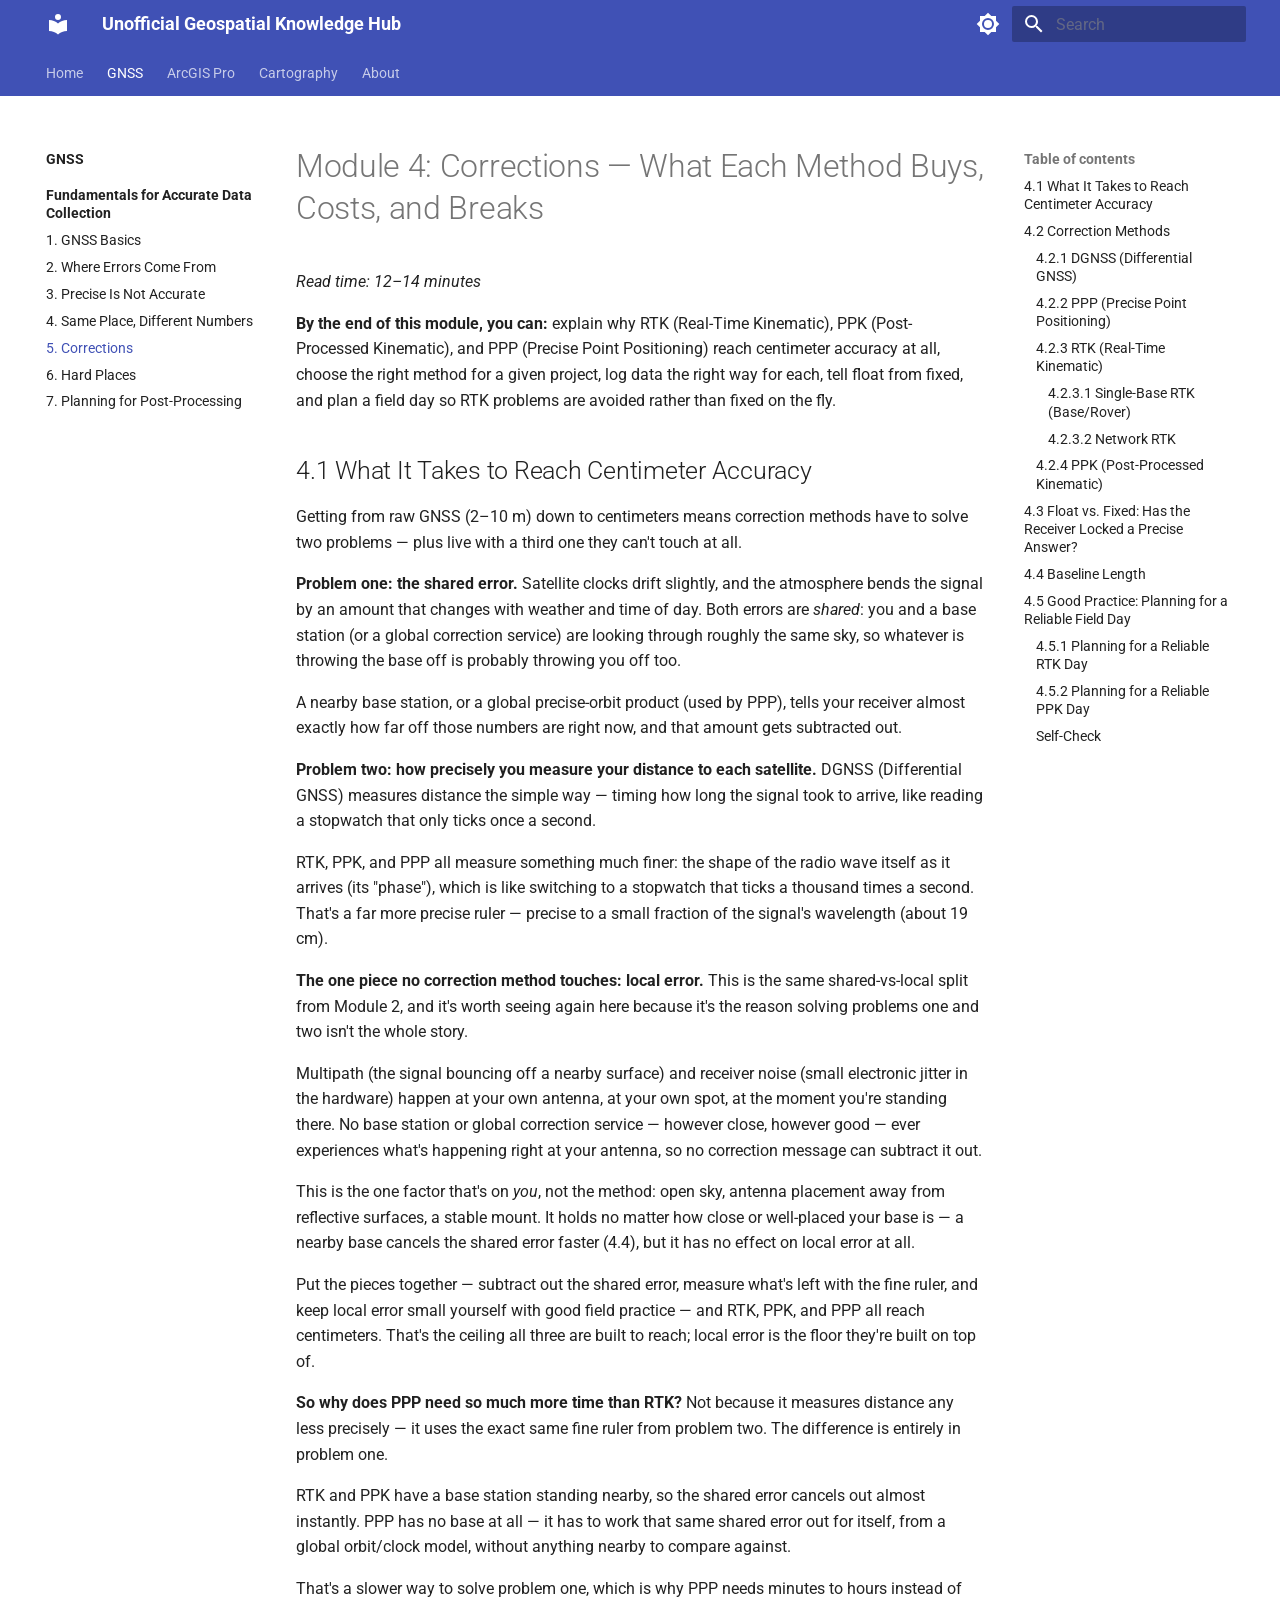
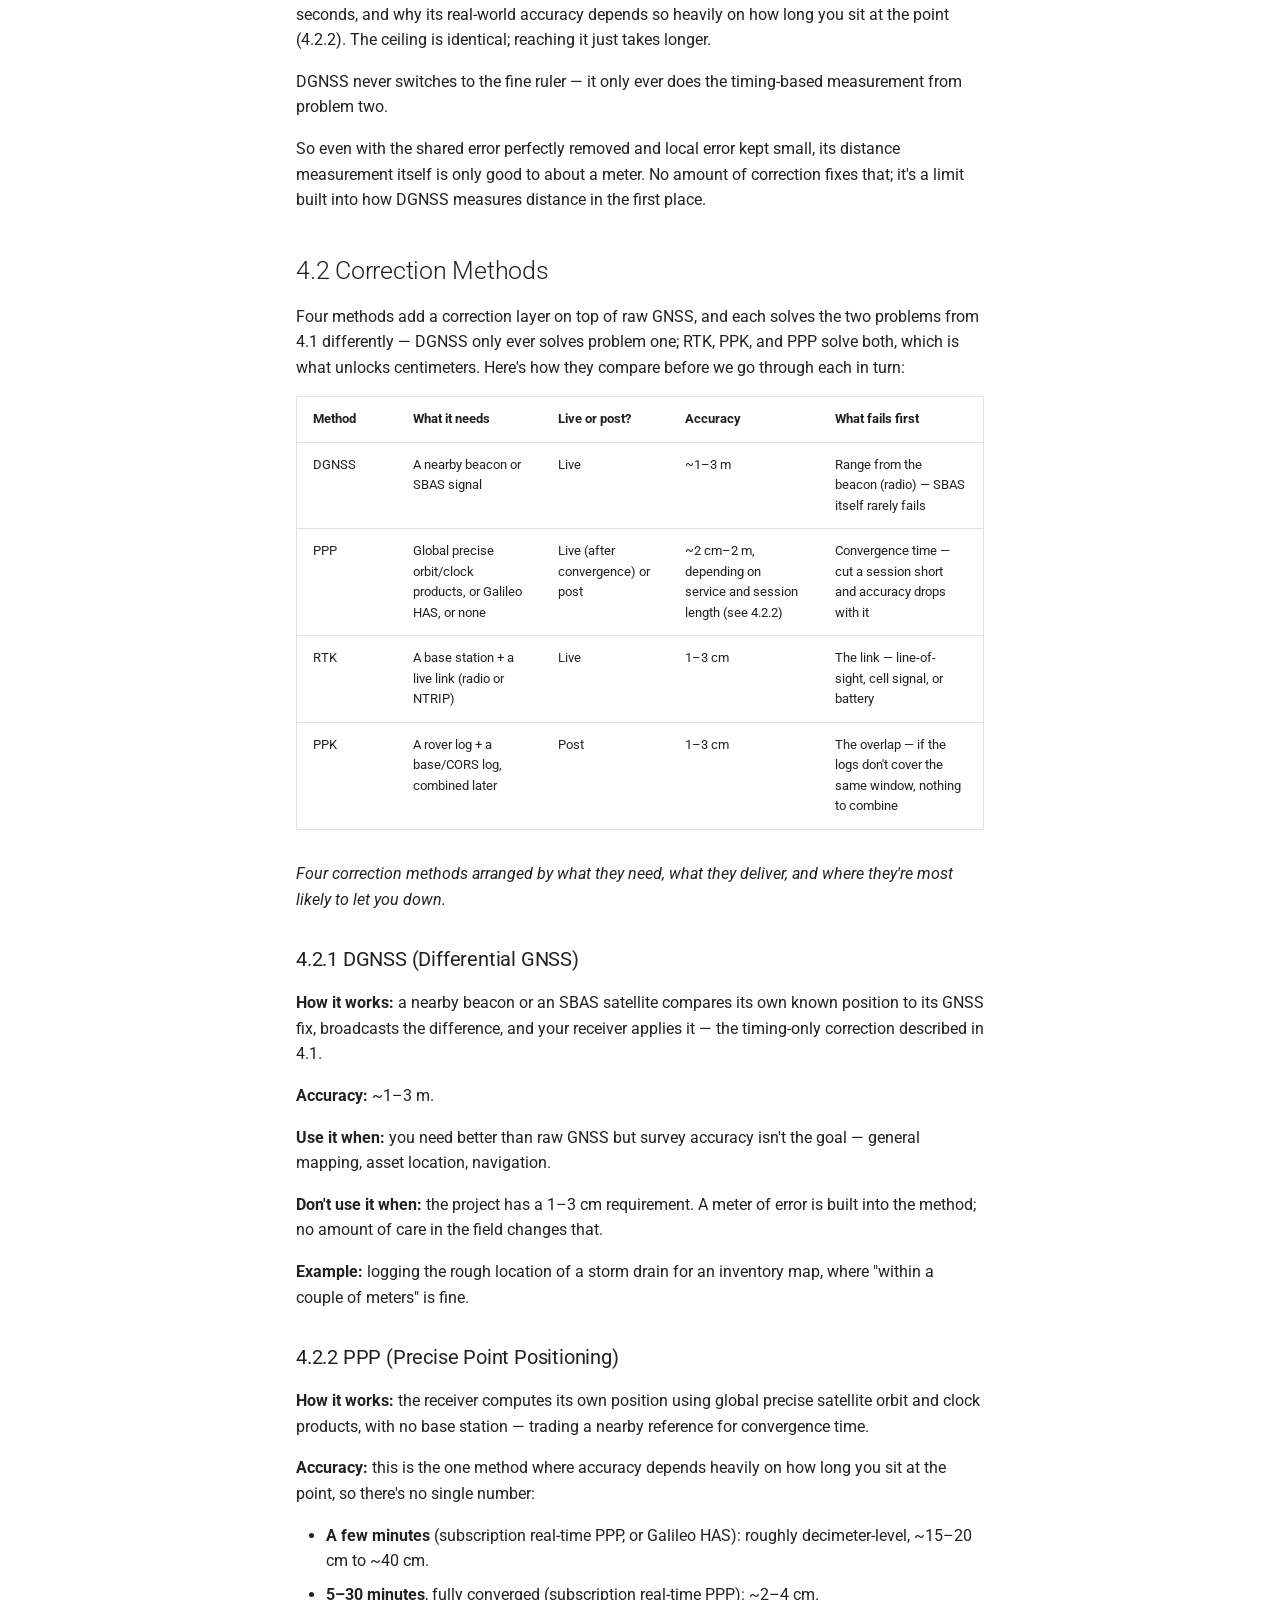
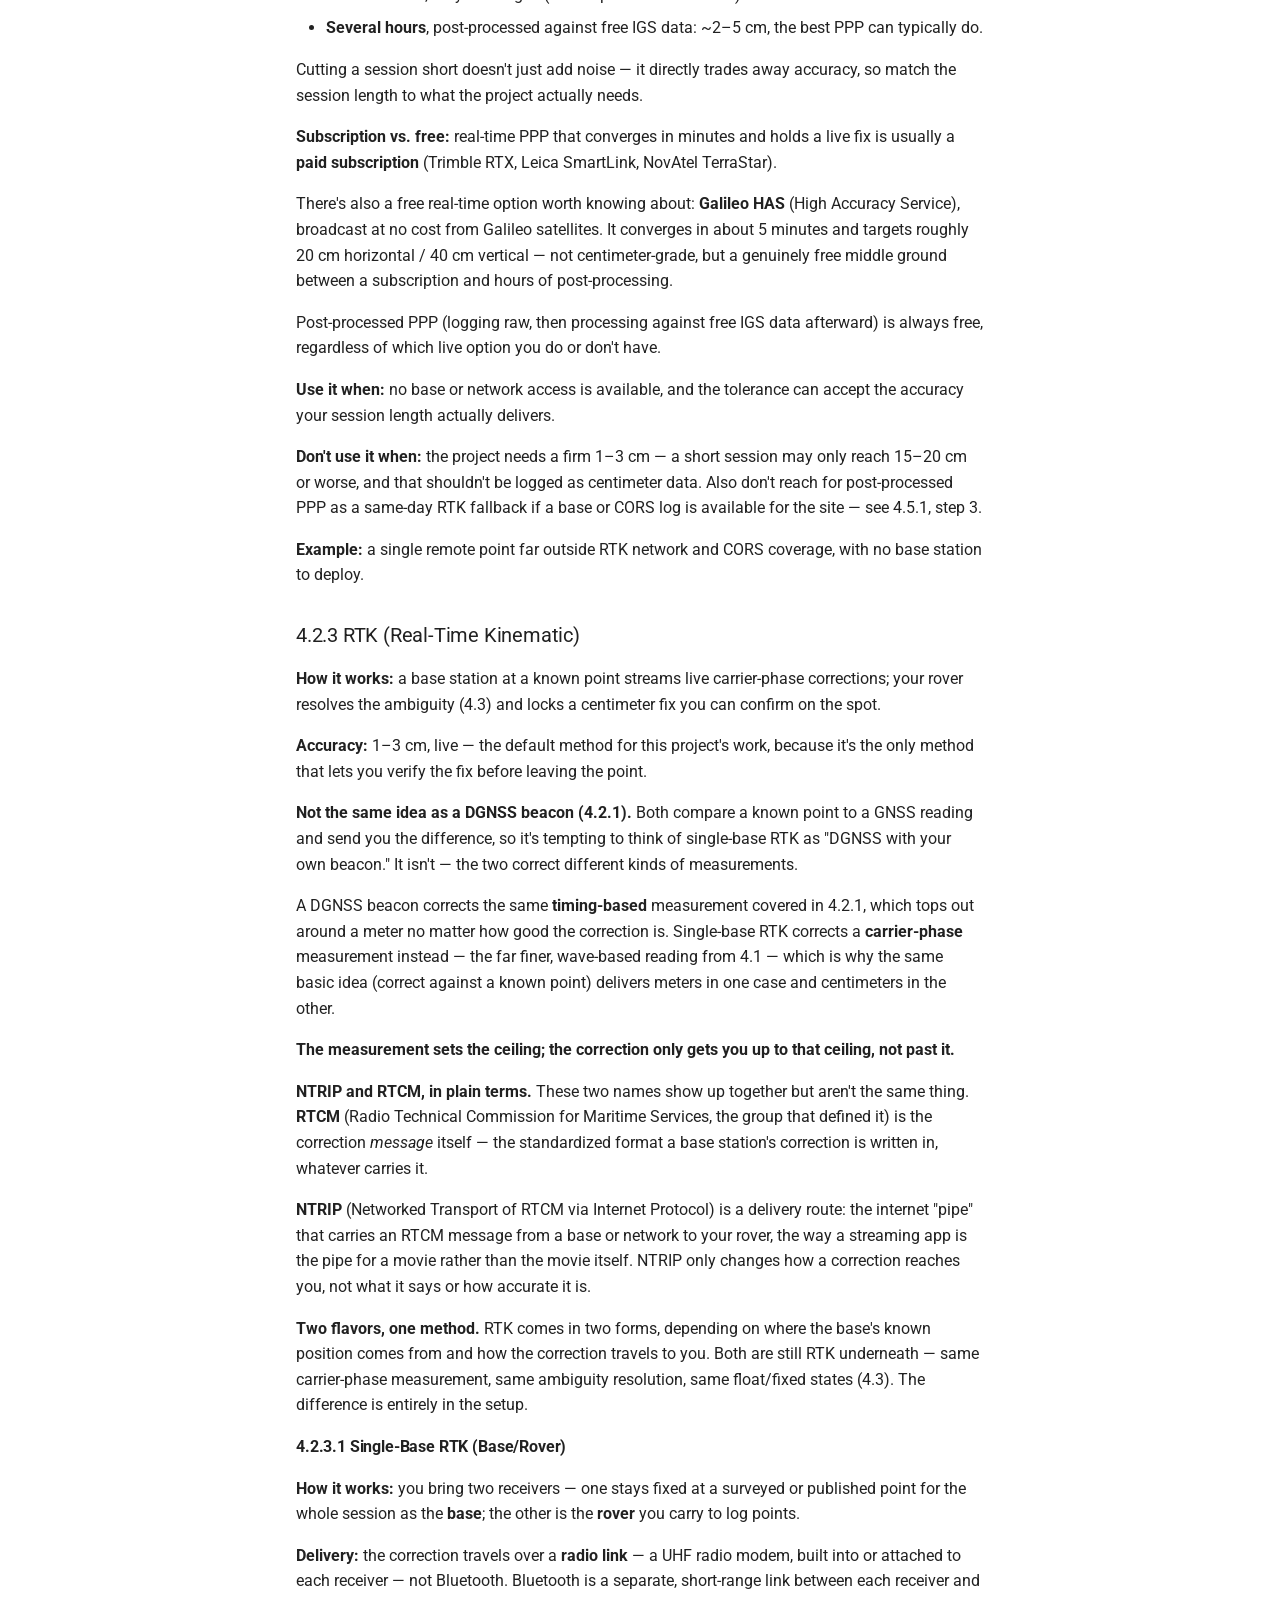
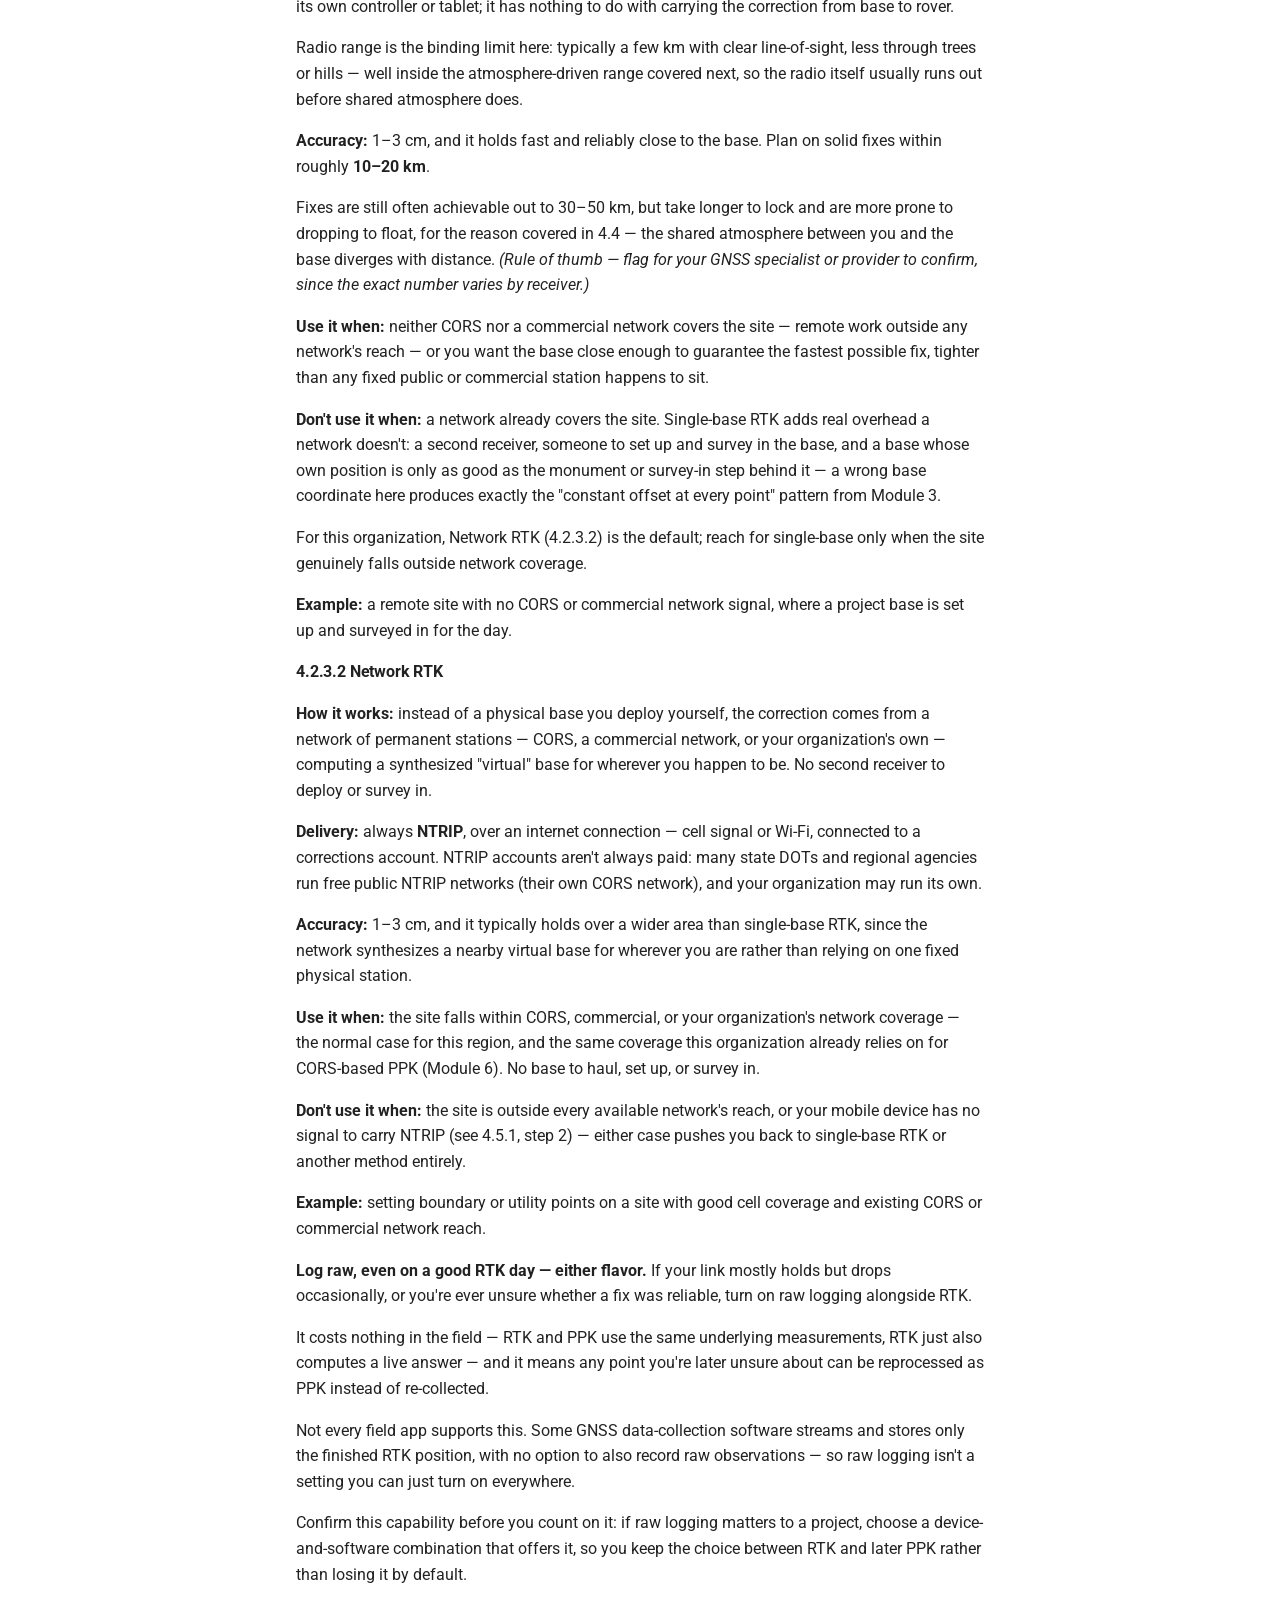
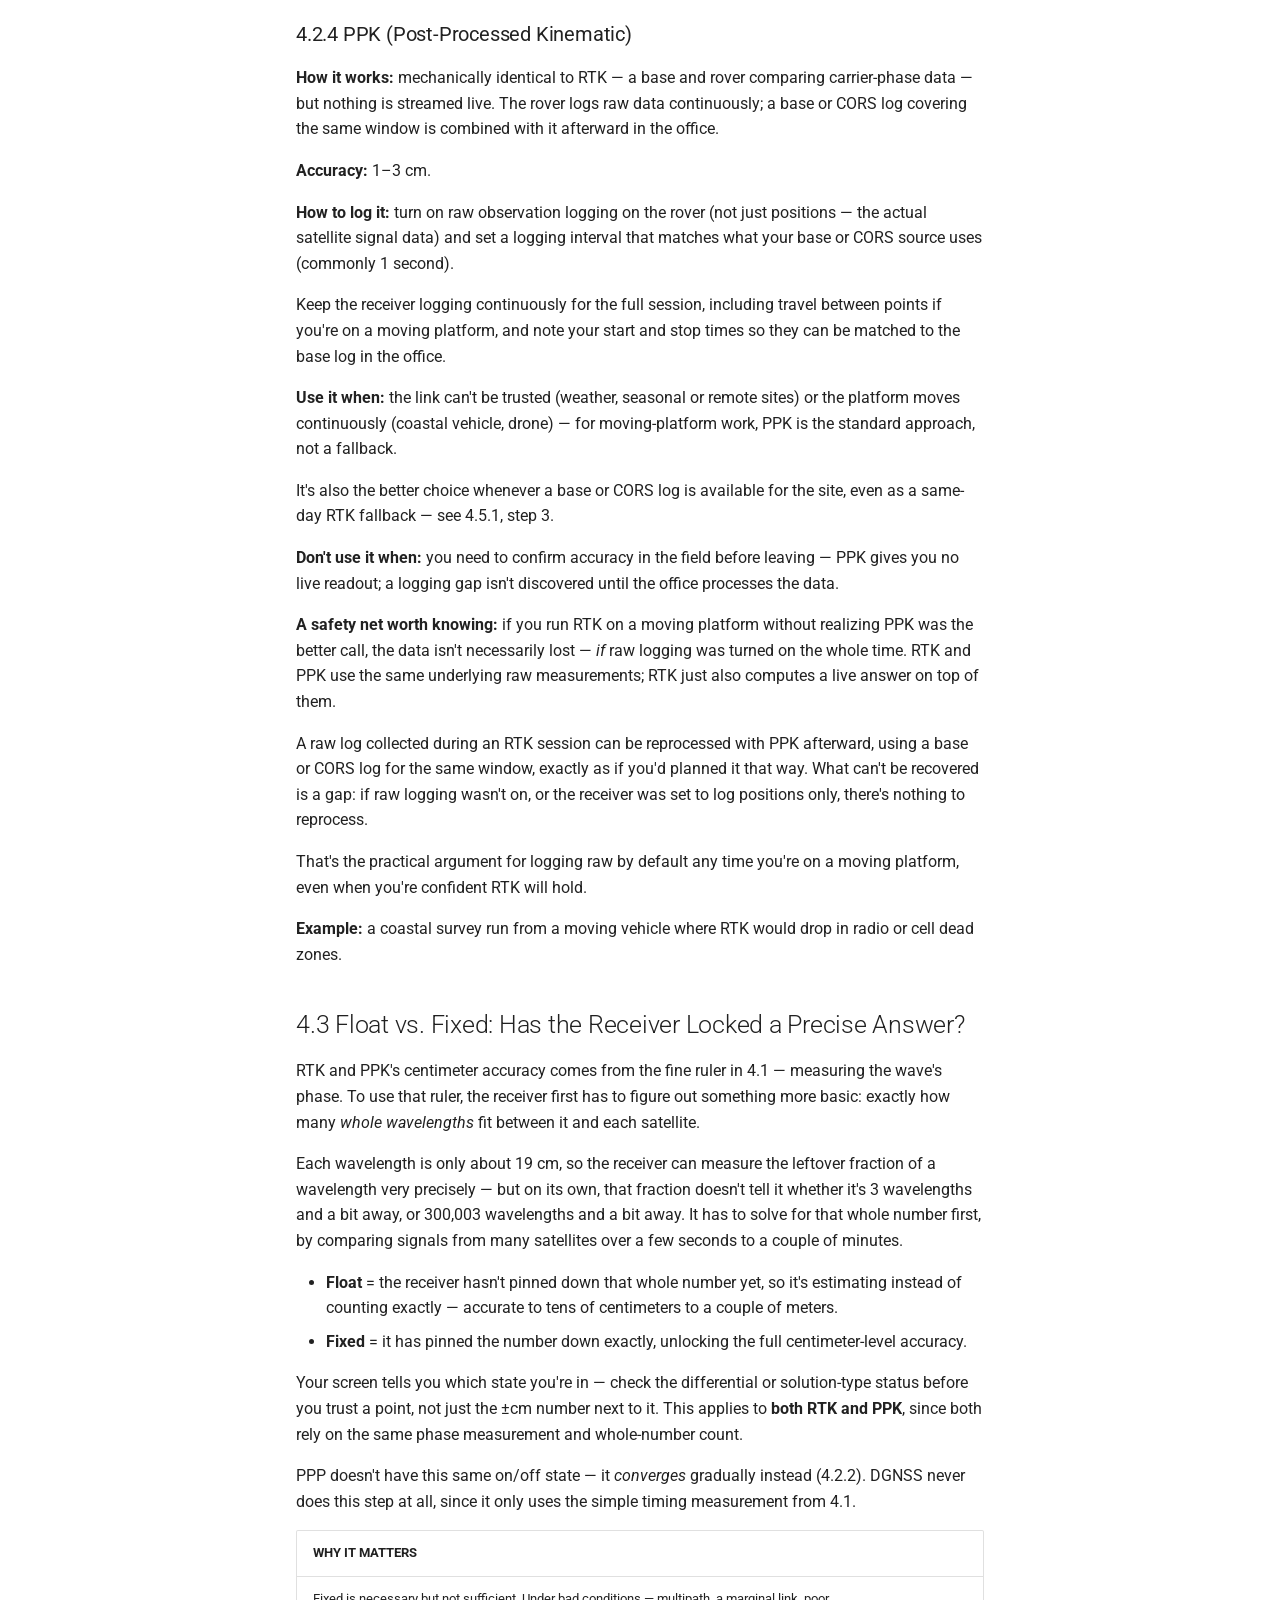
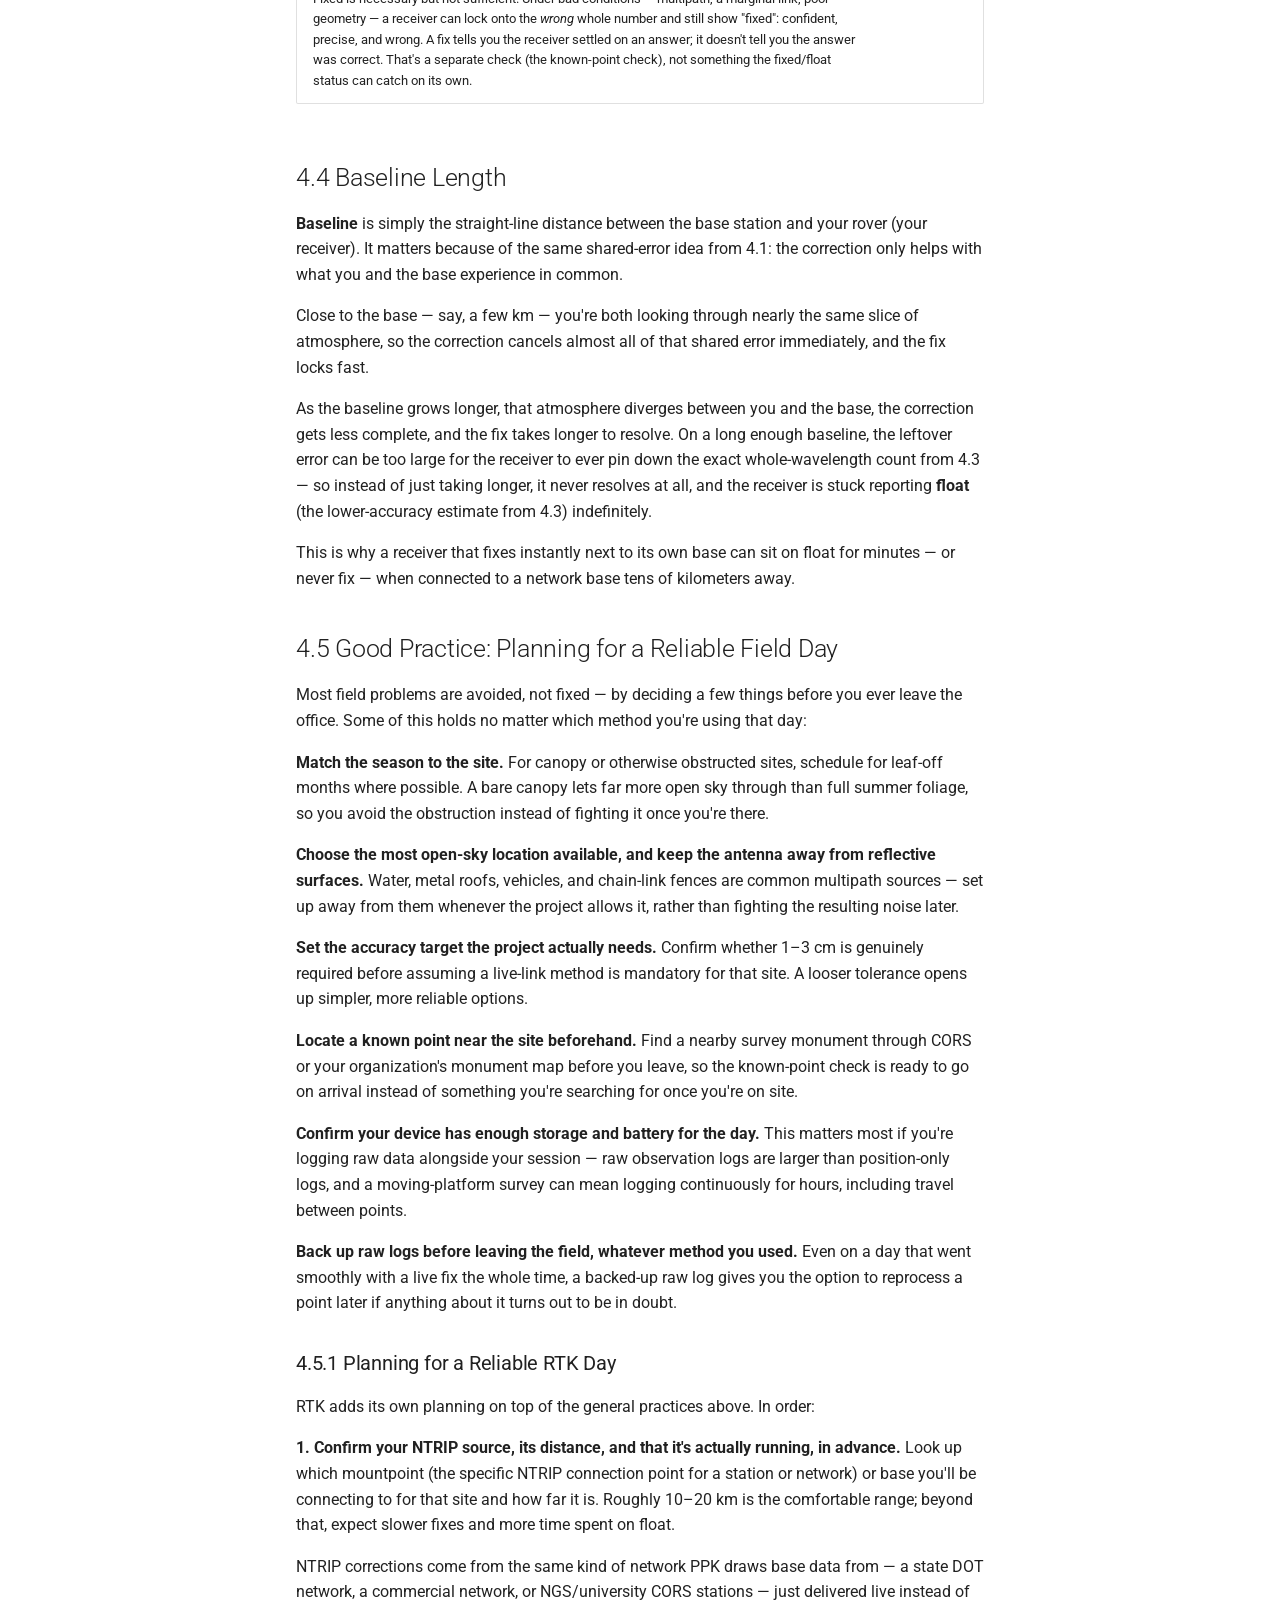
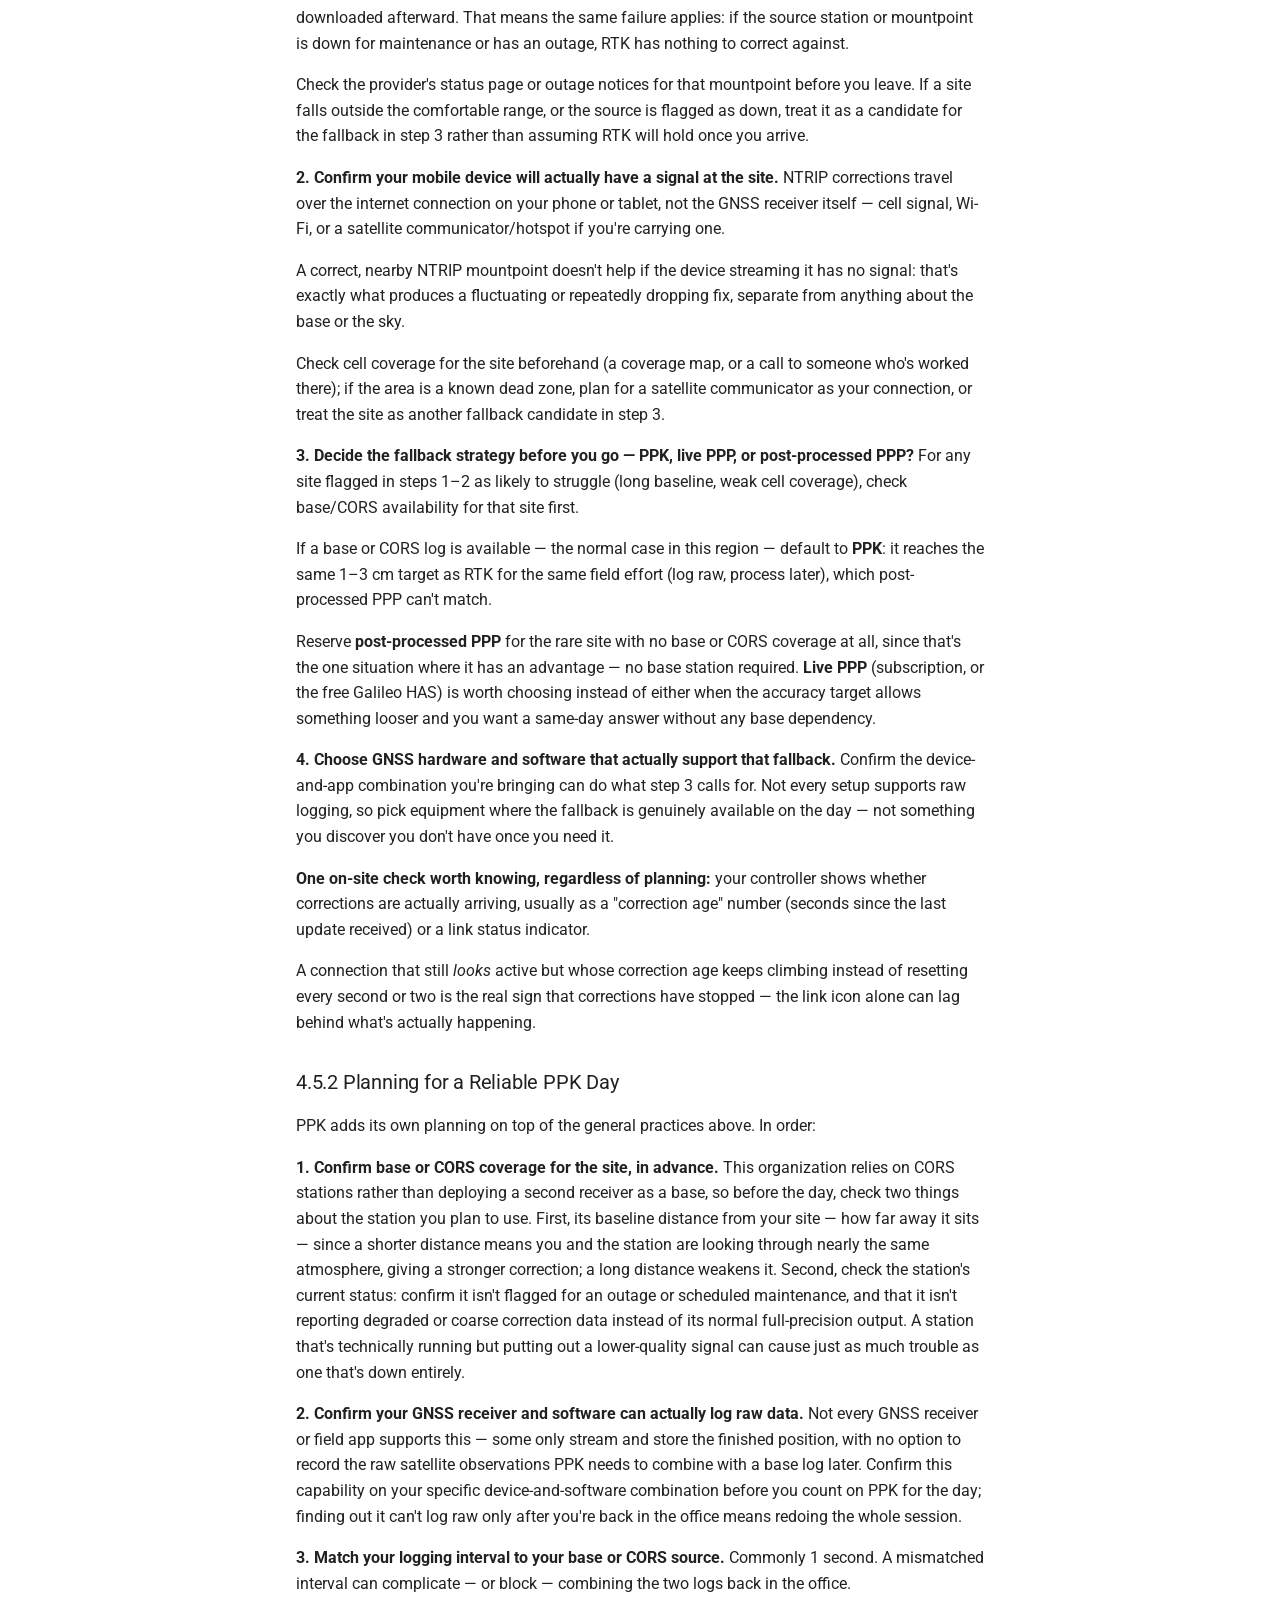
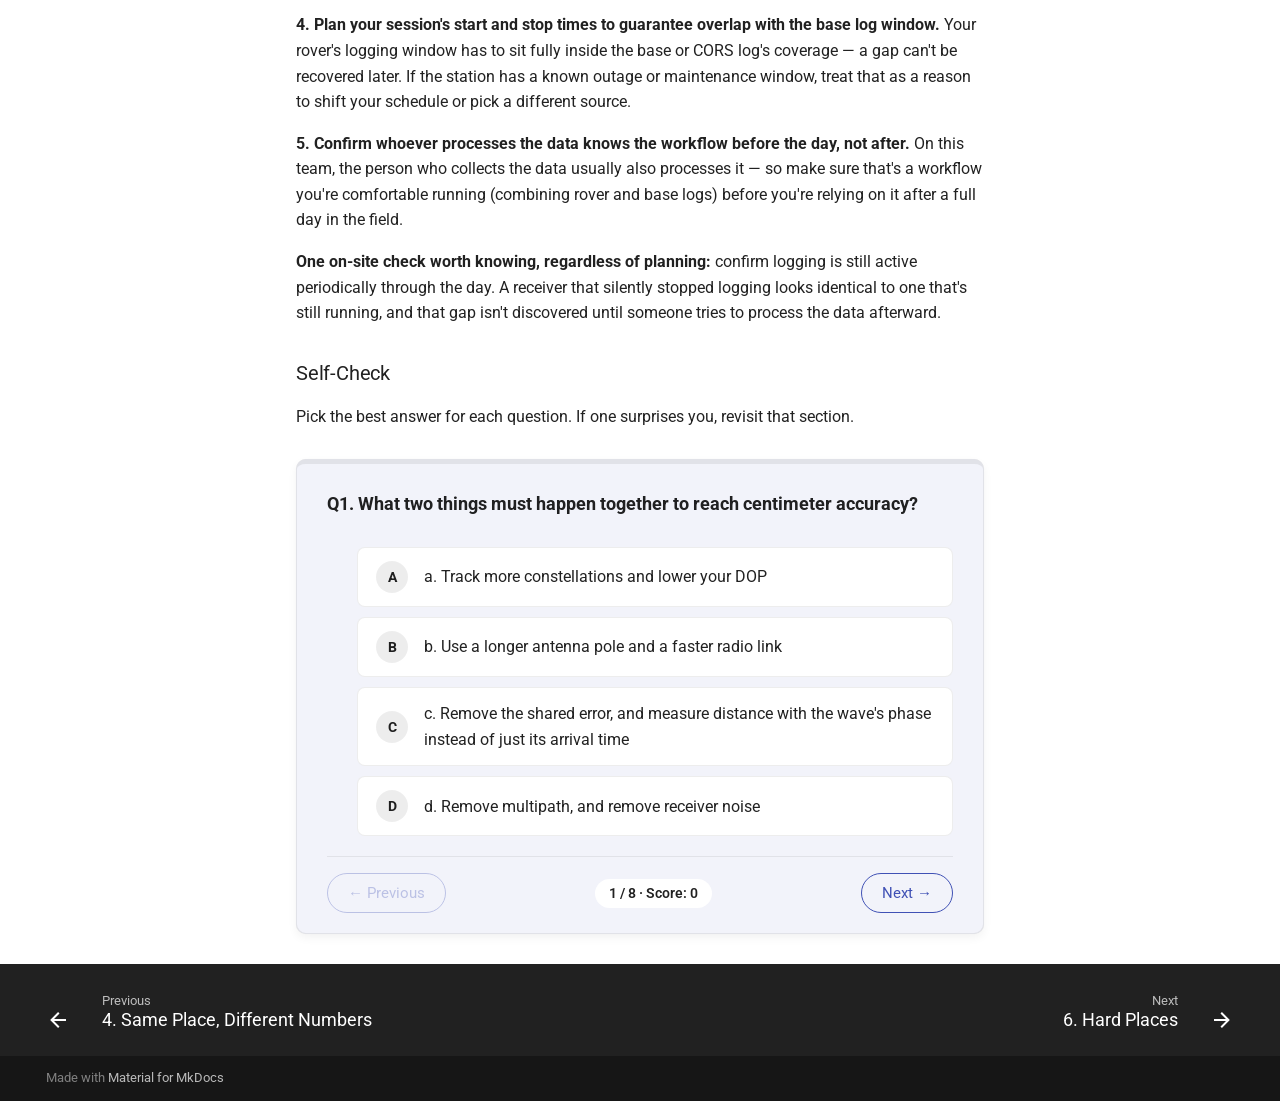
<file: gnss/fundamentals/05-corrections/index.html>
<!doctype html>
<html lang="en" class="no-js">
  <head>
    
      <meta charset="utf-8">
      <meta name="viewport" content="width=device-width,initial-scale=1">
      
      
      
      
        <link rel="prev" href="../04-same-place-different-numbers/">
      
      
        <link rel="next" href="../06-hard-places/">
      
      
        
      
      
      <link rel="icon" href="../../../assets/images/favicon.png">
      <meta name="generator" content="mkdocs-1.6.1, mkdocs-material-9.7.1">
    
    
      
        <title>5. Corrections - Unofficial Geospatial Knowledge Hub</title>
      
    
    
      <link rel="stylesheet" href="../../../assets/stylesheets/main.484c7ddc.min.css">
      
        
        <link rel="stylesheet" href="../../../assets/stylesheets/palette.ab4e12ef.min.css">
      
      


    
    
      
    
    
      
        
        
        <link rel="preconnect" href="https://fonts.gstatic.com" crossorigin>
        <link rel="stylesheet" href="https://fonts.googleapis.com/css?family=Roboto:300,300i,400,400i,700,700i%7CRoboto+Mono:400,400i,700,700i&display=fallback">
        <style>:root{--md-text-font:"Roboto";--md-code-font:"Roboto Mono"}</style>
      
    
    
      <link rel="stylesheet" href="../../../assets/css/extra.css">
    
    <script>__md_scope=new URL("../../..",location),__md_hash=e=>[...e].reduce(((e,_)=>(e<<5)-e+_.charCodeAt(0)),0),__md_get=(e,_=localStorage,t=__md_scope)=>JSON.parse(_.getItem(t.pathname+"."+e)),__md_set=(e,_,t=localStorage,a=__md_scope)=>{try{t.setItem(a.pathname+"."+e,JSON.stringify(_))}catch(e){}}</script>
    
      

    
    
  </head>
  
  
    
    
      
    
    
    
    
    <body dir="ltr" data-md-color-scheme="default" data-md-color-primary="indigo" data-md-color-accent="indigo">
  
    
    <input class="md-toggle" data-md-toggle="drawer" type="checkbox" id="__drawer" autocomplete="off">
    <input class="md-toggle" data-md-toggle="search" type="checkbox" id="__search" autocomplete="off">
    <label class="md-overlay" for="__drawer"></label>
    <div data-md-component="skip">
      
        
        <a href="#module-4-corrections-what-each-method-buys-costs-and-breaks" class="md-skip">
          Skip to content
        </a>
      
    </div>
    <div data-md-component="announce">
      
    </div>
    
    
      

<header class="md-header" data-md-component="header">
  <nav class="md-header__inner md-grid" aria-label="Header">
    <a href="../../.." title="Unofficial Geospatial Knowledge Hub" class="md-header__button md-logo" aria-label="Unofficial Geospatial Knowledge Hub" data-md-component="logo">
      
  
  <svg xmlns="http://www.w3.org/2000/svg" viewBox="0 0 24 24"><path d="M12 8a3 3 0 0 0 3-3 3 3 0 0 0-3-3 3 3 0 0 0-3 3 3 3 0 0 0 3 3m0 3.54C9.64 9.35 6.5 8 3 8v11c3.5 0 6.64 1.35 9 3.54 2.36-2.19 5.5-3.54 9-3.54V8c-3.5 0-6.64 1.35-9 3.54"/></svg>

    </a>
    <label class="md-header__button md-icon" for="__drawer">
      
      <svg xmlns="http://www.w3.org/2000/svg" viewBox="0 0 24 24"><path d="M3 6h18v2H3zm0 5h18v2H3zm0 5h18v2H3z"/></svg>
    </label>
    <div class="md-header__title" data-md-component="header-title">
      <div class="md-header__ellipsis">
        <div class="md-header__topic">
          <span class="md-ellipsis">
            Unofficial Geospatial Knowledge Hub
          </span>
        </div>
        <div class="md-header__topic" data-md-component="header-topic">
          <span class="md-ellipsis">
            
              5. Corrections
            
          </span>
        </div>
      </div>
    </div>
    
      
        <form class="md-header__option" data-md-component="palette">
  
    
    
    
    <input class="md-option" data-md-color-media="(prefers-color-scheme: light)" data-md-color-scheme="default" data-md-color-primary="indigo" data-md-color-accent="indigo"  aria-label="Switch to dark mode"  type="radio" name="__palette" id="__palette_0">
    
      <label class="md-header__button md-icon" title="Switch to dark mode" for="__palette_1" hidden>
        <svg xmlns="http://www.w3.org/2000/svg" viewBox="0 0 24 24"><path d="M12 8a4 4 0 0 0-4 4 4 4 0 0 0 4 4 4 4 0 0 0 4-4 4 4 0 0 0-4-4m0 10a6 6 0 0 1-6-6 6 6 0 0 1 6-6 6 6 0 0 1 6 6 6 6 0 0 1-6 6m8-9.31V4h-4.69L12 .69 8.69 4H4v4.69L.69 12 4 15.31V20h4.69L12 23.31 15.31 20H20v-4.69L23.31 12z"/></svg>
      </label>
    
  
    
    
    
    <input class="md-option" data-md-color-media="(prefers-color-scheme: dark)" data-md-color-scheme="slate" data-md-color-primary="indigo" data-md-color-accent="indigo"  aria-label="Switch to light mode"  type="radio" name="__palette" id="__palette_1">
    
      <label class="md-header__button md-icon" title="Switch to light mode" for="__palette_0" hidden>
        <svg xmlns="http://www.w3.org/2000/svg" viewBox="0 0 24 24"><path d="M12 18c-.89 0-1.74-.2-2.5-.55C11.56 16.5 13 14.42 13 12s-1.44-4.5-3.5-5.45C10.26 6.2 11.11 6 12 6a6 6 0 0 1 6 6 6 6 0 0 1-6 6m8-9.31V4h-4.69L12 .69 8.69 4H4v4.69L.69 12 4 15.31V20h4.69L12 23.31 15.31 20H20v-4.69L23.31 12z"/></svg>
      </label>
    
  
</form>
      
    
    
      <script>var palette=__md_get("__palette");if(palette&&palette.color){if("(prefers-color-scheme)"===palette.color.media){var media=matchMedia("(prefers-color-scheme: light)"),input=document.querySelector(media.matches?"[data-md-color-media='(prefers-color-scheme: light)']":"[data-md-color-media='(prefers-color-scheme: dark)']");palette.color.media=input.getAttribute("data-md-color-media"),palette.color.scheme=input.getAttribute("data-md-color-scheme"),palette.color.primary=input.getAttribute("data-md-color-primary"),palette.color.accent=input.getAttribute("data-md-color-accent")}for(var[key,value]of Object.entries(palette.color))document.body.setAttribute("data-md-color-"+key,value)}</script>
    
    
    
      
      
        <label class="md-header__button md-icon" for="__search">
          
          <svg xmlns="http://www.w3.org/2000/svg" viewBox="0 0 24 24"><path d="M9.5 3A6.5 6.5 0 0 1 16 9.5c0 1.61-.59 3.09-1.56 4.23l.27.27h.79l5 5-1.5 1.5-5-5v-.79l-.27-.27A6.52 6.52 0 0 1 9.5 16 6.5 6.5 0 0 1 3 9.5 6.5 6.5 0 0 1 9.5 3m0 2C7 5 5 7 5 9.5S7 14 9.5 14 14 12 14 9.5 12 5 9.5 5"/></svg>
        </label>
        <div class="md-search" data-md-component="search" role="dialog">
  <label class="md-search__overlay" for="__search"></label>
  <div class="md-search__inner" role="search">
    <form class="md-search__form" name="search">
      <input type="text" class="md-search__input" name="query" aria-label="Search" placeholder="Search" autocapitalize="off" autocorrect="off" autocomplete="off" spellcheck="false" data-md-component="search-query" required>
      <label class="md-search__icon md-icon" for="__search">
        
        <svg xmlns="http://www.w3.org/2000/svg" viewBox="0 0 24 24"><path d="M9.5 3A6.5 6.5 0 0 1 16 9.5c0 1.61-.59 3.09-1.56 4.23l.27.27h.79l5 5-1.5 1.5-5-5v-.79l-.27-.27A6.52 6.52 0 0 1 9.5 16 6.5 6.5 0 0 1 3 9.5 6.5 6.5 0 0 1 9.5 3m0 2C7 5 5 7 5 9.5S7 14 9.5 14 14 12 14 9.5 12 5 9.5 5"/></svg>
        
        <svg xmlns="http://www.w3.org/2000/svg" viewBox="0 0 24 24"><path d="M20 11v2H8l5.5 5.5-1.42 1.42L4.16 12l7.92-7.92L13.5 5.5 8 11z"/></svg>
      </label>
      <nav class="md-search__options" aria-label="Search">
        
        <button type="reset" class="md-search__icon md-icon" title="Clear" aria-label="Clear" tabindex="-1">
          
          <svg xmlns="http://www.w3.org/2000/svg" viewBox="0 0 24 24"><path d="M19 6.41 17.59 5 12 10.59 6.41 5 5 6.41 10.59 12 5 17.59 6.41 19 12 13.41 17.59 19 19 17.59 13.41 12z"/></svg>
        </button>
      </nav>
      
        <div class="md-search__suggest" data-md-component="search-suggest"></div>
      
    </form>
    <div class="md-search__output">
      <div class="md-search__scrollwrap" tabindex="0" data-md-scrollfix>
        <div class="md-search-result" data-md-component="search-result">
          <div class="md-search-result__meta">
            Initializing search
          </div>
          <ol class="md-search-result__list" role="presentation"></ol>
        </div>
      </div>
    </div>
  </div>
</div>
      
    
    
  </nav>
  
</header>
    
    <div class="md-container" data-md-component="container">
      
      
        
          
            
<nav class="md-tabs" aria-label="Tabs" data-md-component="tabs">
  <div class="md-grid">
    <ul class="md-tabs__list">
      
        
  
  
  
  
    <li class="md-tabs__item">
      <a href="../../.." class="md-tabs__link">
        
  
  
    
  
  Home

      </a>
    </li>
  

      
        
  
  
  
    
  
  
    
    
      <li class="md-tabs__item md-tabs__item--active">
        <a href="../../" class="md-tabs__link">
          
  
  
    
  
  GNSS

        </a>
      </li>
    
  

      
        
  
  
  
  
    
    
      <li class="md-tabs__item">
        <a href="../../../arcgis-pro/index.md" class="md-tabs__link">
          
  
  
    
  
  ArcGIS Pro

        </a>
      </li>
    
  

      
        
  
  
  
  
    
    
      <li class="md-tabs__item">
        <a href="../../../cartography/index.md" class="md-tabs__link">
          
  
  
    
  
  Cartography

        </a>
      </li>
    
  

      
        
  
  
  
  
    <li class="md-tabs__item">
      <a href="../../../about.md" class="md-tabs__link">
        
  
  
    
  
  About

      </a>
    </li>
  

      
    </ul>
  </div>
</nav>
          
        
      
      <main class="md-main" data-md-component="main">
        <div class="md-main__inner md-grid">
          
            
              
              <div class="md-sidebar md-sidebar--primary" data-md-component="sidebar" data-md-type="navigation" >
                <div class="md-sidebar__scrollwrap">
                  <div class="md-sidebar__inner">
                    


  


<nav class="md-nav md-nav--primary md-nav--lifted" aria-label="Navigation" data-md-level="0">
  <label class="md-nav__title" for="__drawer">
    <a href="../../.." title="Unofficial Geospatial Knowledge Hub" class="md-nav__button md-logo" aria-label="Unofficial Geospatial Knowledge Hub" data-md-component="logo">
      
  
  <svg xmlns="http://www.w3.org/2000/svg" viewBox="0 0 24 24"><path d="M12 8a3 3 0 0 0 3-3 3 3 0 0 0-3-3 3 3 0 0 0-3 3 3 3 0 0 0 3 3m0 3.54C9.64 9.35 6.5 8 3 8v11c3.5 0 6.64 1.35 9 3.54 2.36-2.19 5.5-3.54 9-3.54V8c-3.5 0-6.64 1.35-9 3.54"/></svg>

    </a>
    Unofficial Geospatial Knowledge Hub
  </label>
  
  <ul class="md-nav__list" data-md-scrollfix>
    
      
      
  
  
  
  
    <li class="md-nav__item">
      <a href="../../.." class="md-nav__link">
        
  
  
  <span class="md-ellipsis">
    
  
    Home
  

    
  </span>
  
  

      </a>
    </li>
  

    
      
      
  
  
    
  
  
  
    
    
      
        
          
        
      
        
      
    
    
    
      
        
        
      
      
        
      
    
    
    <li class="md-nav__item md-nav__item--active md-nav__item--section md-nav__item--nested">
      
        
        
        <input class="md-nav__toggle md-toggle " type="checkbox" id="__nav_2" checked>
        
          
          <div class="md-nav__link md-nav__container">
            <a href="../../" class="md-nav__link ">
              
  
  
  <span class="md-ellipsis">
    
  
    GNSS
  

    
  </span>
  
  

            </a>
            
              
              <label class="md-nav__link " for="__nav_2" id="__nav_2_label" tabindex="">
                <span class="md-nav__icon md-icon"></span>
              </label>
            
          </div>
        
        <nav class="md-nav" data-md-level="1" aria-labelledby="__nav_2_label" aria-expanded="true">
          <label class="md-nav__title" for="__nav_2">
            <span class="md-nav__icon md-icon"></span>
            
  
    GNSS
  

          </label>
          <ul class="md-nav__list" data-md-scrollfix>
            
              
            
              
                
  
  
    
  
  
  
    
    
      
        
          
        
      
        
      
        
      
        
      
        
      
        
      
        
      
        
      
    
    
    
      
      
        
          
          
        
      
    
    
    <li class="md-nav__item md-nav__item--active md-nav__item--section md-nav__item--nested">
      
        
        
        <input class="md-nav__toggle md-toggle " type="checkbox" id="__nav_2_2" checked>
        
          
          <div class="md-nav__link md-nav__container">
            <a href="../" class="md-nav__link ">
              
  
  
  <span class="md-ellipsis">
    
  
    Fundamentals for Accurate Data Collection
  

    
  </span>
  
  

            </a>
            
              
              <label class="md-nav__link " for="__nav_2_2" id="__nav_2_2_label" tabindex="">
                <span class="md-nav__icon md-icon"></span>
              </label>
            
          </div>
        
        <nav class="md-nav" data-md-level="2" aria-labelledby="__nav_2_2_label" aria-expanded="true">
          <label class="md-nav__title" for="__nav_2_2">
            <span class="md-nav__icon md-icon"></span>
            
  
    Fundamentals for Accurate Data Collection
  

          </label>
          <ul class="md-nav__list" data-md-scrollfix>
            
              
            
              
                
  
  
  
  
    <li class="md-nav__item">
      <a href="../01-gnss-basic/" class="md-nav__link">
        
  
  
  <span class="md-ellipsis">
    
  
    1. GNSS Basics
  

    
  </span>
  
  

      </a>
    </li>
  

              
            
              
                
  
  
  
  
    <li class="md-nav__item">
      <a href="../02-where-errors-come-from/" class="md-nav__link">
        
  
  
  <span class="md-ellipsis">
    
  
    2. Where Errors Come From
  

    
  </span>
  
  

      </a>
    </li>
  

              
            
              
                
  
  
  
  
    <li class="md-nav__item">
      <a href="../03-precise-is-not-accurate/" class="md-nav__link">
        
  
  
  <span class="md-ellipsis">
    
  
    3. Precise Is Not Accurate
  

    
  </span>
  
  

      </a>
    </li>
  

              
            
              
                
  
  
  
  
    <li class="md-nav__item">
      <a href="../04-same-place-different-numbers/" class="md-nav__link">
        
  
  
  <span class="md-ellipsis">
    
  
    4. Same Place, Different Numbers
  

    
  </span>
  
  

      </a>
    </li>
  

              
            
              
                
  
  
    
  
  
  
    <li class="md-nav__item md-nav__item--active">
      
      <input class="md-nav__toggle md-toggle" type="checkbox" id="__toc">
      
      
        
      
      
        <label class="md-nav__link md-nav__link--active" for="__toc">
          
  
  
  <span class="md-ellipsis">
    
  
    5. Corrections
  

    
  </span>
  
  

          <span class="md-nav__icon md-icon"></span>
        </label>
      
      <a href="./" class="md-nav__link md-nav__link--active">
        
  
  
  <span class="md-ellipsis">
    
  
    5. Corrections
  

    
  </span>
  
  

      </a>
      
        

<nav class="md-nav md-nav--secondary" aria-label="Table of contents">
  
  
  
    
  
  
    <label class="md-nav__title" for="__toc">
      <span class="md-nav__icon md-icon"></span>
      Table of contents
    </label>
    <ul class="md-nav__list" data-md-component="toc" data-md-scrollfix>
      
        <li class="md-nav__item">
  <a href="#41-what-it-takes-to-reach-centimeter-accuracy" class="md-nav__link">
    <span class="md-ellipsis">
      
        4.1 What It Takes to Reach Centimeter Accuracy
      
    </span>
  </a>
  
</li>
      
        <li class="md-nav__item">
  <a href="#42-correction-methods" class="md-nav__link">
    <span class="md-ellipsis">
      
        4.2 Correction Methods
      
    </span>
  </a>
  
    <nav class="md-nav" aria-label="4.2 Correction Methods">
      <ul class="md-nav__list">
        
          <li class="md-nav__item">
  <a href="#421-dgnss-differential-gnss" class="md-nav__link">
    <span class="md-ellipsis">
      
        4.2.1 DGNSS (Differential GNSS)
      
    </span>
  </a>
  
</li>
        
          <li class="md-nav__item">
  <a href="#422-ppp-precise-point-positioning" class="md-nav__link">
    <span class="md-ellipsis">
      
        4.2.2 PPP (Precise Point Positioning)
      
    </span>
  </a>
  
</li>
        
          <li class="md-nav__item">
  <a href="#423-rtk-real-time-kinematic" class="md-nav__link">
    <span class="md-ellipsis">
      
        4.2.3 RTK (Real-Time Kinematic)
      
    </span>
  </a>
  
    <nav class="md-nav" aria-label="4.2.3 RTK (Real-Time Kinematic)">
      <ul class="md-nav__list">
        
          <li class="md-nav__item">
  <a href="#4231-single-base-rtk-baserover" class="md-nav__link">
    <span class="md-ellipsis">
      
        4.2.3.1 Single-Base RTK (Base/Rover)
      
    </span>
  </a>
  
</li>
        
          <li class="md-nav__item">
  <a href="#4232-network-rtk" class="md-nav__link">
    <span class="md-ellipsis">
      
        4.2.3.2 Network RTK
      
    </span>
  </a>
  
</li>
        
      </ul>
    </nav>
  
</li>
        
          <li class="md-nav__item">
  <a href="#424-ppk-post-processed-kinematic" class="md-nav__link">
    <span class="md-ellipsis">
      
        4.2.4 PPK (Post-Processed Kinematic)
      
    </span>
  </a>
  
</li>
        
      </ul>
    </nav>
  
</li>
      
        <li class="md-nav__item">
  <a href="#43-float-vs-fixed-has-the-receiver-locked-a-precise-answer" class="md-nav__link">
    <span class="md-ellipsis">
      
        4.3 Float vs. Fixed: Has the Receiver Locked a Precise Answer?
      
    </span>
  </a>
  
</li>
      
        <li class="md-nav__item">
  <a href="#44-baseline-length" class="md-nav__link">
    <span class="md-ellipsis">
      
        4.4 Baseline Length
      
    </span>
  </a>
  
</li>
      
        <li class="md-nav__item">
  <a href="#45-good-practice-planning-for-a-reliable-field-day" class="md-nav__link">
    <span class="md-ellipsis">
      
        4.5 Good Practice: Planning for a Reliable Field Day
      
    </span>
  </a>
  
    <nav class="md-nav" aria-label="4.5 Good Practice: Planning for a Reliable Field Day">
      <ul class="md-nav__list">
        
          <li class="md-nav__item">
  <a href="#451-planning-for-a-reliable-rtk-day" class="md-nav__link">
    <span class="md-ellipsis">
      
        4.5.1 Planning for a Reliable RTK Day
      
    </span>
  </a>
  
</li>
        
          <li class="md-nav__item">
  <a href="#452-planning-for-a-reliable-ppk-day" class="md-nav__link">
    <span class="md-ellipsis">
      
        4.5.2 Planning for a Reliable PPK Day
      
    </span>
  </a>
  
</li>
        
          <li class="md-nav__item">
  <a href="#self-check" class="md-nav__link">
    <span class="md-ellipsis">
      
        Self-Check
      
    </span>
  </a>
  
</li>
        
      </ul>
    </nav>
  
</li>
      
    </ul>
  
</nav>
      
    </li>
  

              
            
              
                
  
  
  
  
    <li class="md-nav__item">
      <a href="../06-hard-places/" class="md-nav__link">
        
  
  
  <span class="md-ellipsis">
    
  
    6. Hard Places
  

    
  </span>
  
  

      </a>
    </li>
  

              
            
              
                
  
  
  
  
    <li class="md-nav__item">
      <a href="../07-planning-for-post-processing/" class="md-nav__link">
        
  
  
  <span class="md-ellipsis">
    
  
    7. Planning for Post-Processing
  

    
  </span>
  
  

      </a>
    </li>
  

              
            
          </ul>
        </nav>
      
    </li>
  

              
            
          </ul>
        </nav>
      
    </li>
  

    
      
      
  
  
  
  
    
    
      
        
      
    
    
    
      
      
        
      
    
    
    <li class="md-nav__item md-nav__item--nested">
      
        
        
        <input class="md-nav__toggle md-toggle " type="checkbox" id="__nav_3" >
        
          
          <label class="md-nav__link" for="__nav_3" id="__nav_3_label" tabindex="0">
            
  
  
  <span class="md-ellipsis">
    
  
    ArcGIS Pro
  

    
  </span>
  
  

            <span class="md-nav__icon md-icon"></span>
          </label>
        
        <nav class="md-nav" data-md-level="1" aria-labelledby="__nav_3_label" aria-expanded="false">
          <label class="md-nav__title" for="__nav_3">
            <span class="md-nav__icon md-icon"></span>
            
  
    ArcGIS Pro
  

          </label>
          <ul class="md-nav__list" data-md-scrollfix>
            
              
                
  
  
  
  
    <li class="md-nav__item">
      <a href="../../../arcgis-pro/index.md" class="md-nav__link">
        
  
  
  <span class="md-ellipsis">
    
  
    None
  

    
  </span>
  
  

      </a>
    </li>
  

              
            
          </ul>
        </nav>
      
    </li>
  

    
      
      
  
  
  
  
    
    
      
        
      
    
    
    
      
      
        
      
    
    
    <li class="md-nav__item md-nav__item--nested">
      
        
        
        <input class="md-nav__toggle md-toggle " type="checkbox" id="__nav_4" >
        
          
          <label class="md-nav__link" for="__nav_4" id="__nav_4_label" tabindex="0">
            
  
  
  <span class="md-ellipsis">
    
  
    Cartography
  

    
  </span>
  
  

            <span class="md-nav__icon md-icon"></span>
          </label>
        
        <nav class="md-nav" data-md-level="1" aria-labelledby="__nav_4_label" aria-expanded="false">
          <label class="md-nav__title" for="__nav_4">
            <span class="md-nav__icon md-icon"></span>
            
  
    Cartography
  

          </label>
          <ul class="md-nav__list" data-md-scrollfix>
            
              
                
  
  
  
  
    <li class="md-nav__item">
      <a href="../../../cartography/index.md" class="md-nav__link">
        
  
  
  <span class="md-ellipsis">
    
  
    None
  

    
  </span>
  
  

      </a>
    </li>
  

              
            
          </ul>
        </nav>
      
    </li>
  

    
      
      
  
  
  
  
    <li class="md-nav__item">
      <a href="../../../about.md" class="md-nav__link">
        
  
  
  <span class="md-ellipsis">
    
  
    About
  

    
  </span>
  
  

      </a>
    </li>
  

    
  </ul>
</nav>
                  </div>
                </div>
              </div>
            
            
              
              <div class="md-sidebar md-sidebar--secondary" data-md-component="sidebar" data-md-type="toc" >
                <div class="md-sidebar__scrollwrap">
                  <div class="md-sidebar__inner">
                    

<nav class="md-nav md-nav--secondary" aria-label="Table of contents">
  
  
  
    
  
  
    <label class="md-nav__title" for="__toc">
      <span class="md-nav__icon md-icon"></span>
      Table of contents
    </label>
    <ul class="md-nav__list" data-md-component="toc" data-md-scrollfix>
      
        <li class="md-nav__item">
  <a href="#41-what-it-takes-to-reach-centimeter-accuracy" class="md-nav__link">
    <span class="md-ellipsis">
      
        4.1 What It Takes to Reach Centimeter Accuracy
      
    </span>
  </a>
  
</li>
      
        <li class="md-nav__item">
  <a href="#42-correction-methods" class="md-nav__link">
    <span class="md-ellipsis">
      
        4.2 Correction Methods
      
    </span>
  </a>
  
    <nav class="md-nav" aria-label="4.2 Correction Methods">
      <ul class="md-nav__list">
        
          <li class="md-nav__item">
  <a href="#421-dgnss-differential-gnss" class="md-nav__link">
    <span class="md-ellipsis">
      
        4.2.1 DGNSS (Differential GNSS)
      
    </span>
  </a>
  
</li>
        
          <li class="md-nav__item">
  <a href="#422-ppp-precise-point-positioning" class="md-nav__link">
    <span class="md-ellipsis">
      
        4.2.2 PPP (Precise Point Positioning)
      
    </span>
  </a>
  
</li>
        
          <li class="md-nav__item">
  <a href="#423-rtk-real-time-kinematic" class="md-nav__link">
    <span class="md-ellipsis">
      
        4.2.3 RTK (Real-Time Kinematic)
      
    </span>
  </a>
  
    <nav class="md-nav" aria-label="4.2.3 RTK (Real-Time Kinematic)">
      <ul class="md-nav__list">
        
          <li class="md-nav__item">
  <a href="#4231-single-base-rtk-baserover" class="md-nav__link">
    <span class="md-ellipsis">
      
        4.2.3.1 Single-Base RTK (Base/Rover)
      
    </span>
  </a>
  
</li>
        
          <li class="md-nav__item">
  <a href="#4232-network-rtk" class="md-nav__link">
    <span class="md-ellipsis">
      
        4.2.3.2 Network RTK
      
    </span>
  </a>
  
</li>
        
      </ul>
    </nav>
  
</li>
        
          <li class="md-nav__item">
  <a href="#424-ppk-post-processed-kinematic" class="md-nav__link">
    <span class="md-ellipsis">
      
        4.2.4 PPK (Post-Processed Kinematic)
      
    </span>
  </a>
  
</li>
        
      </ul>
    </nav>
  
</li>
      
        <li class="md-nav__item">
  <a href="#43-float-vs-fixed-has-the-receiver-locked-a-precise-answer" class="md-nav__link">
    <span class="md-ellipsis">
      
        4.3 Float vs. Fixed: Has the Receiver Locked a Precise Answer?
      
    </span>
  </a>
  
</li>
      
        <li class="md-nav__item">
  <a href="#44-baseline-length" class="md-nav__link">
    <span class="md-ellipsis">
      
        4.4 Baseline Length
      
    </span>
  </a>
  
</li>
      
        <li class="md-nav__item">
  <a href="#45-good-practice-planning-for-a-reliable-field-day" class="md-nav__link">
    <span class="md-ellipsis">
      
        4.5 Good Practice: Planning for a Reliable Field Day
      
    </span>
  </a>
  
    <nav class="md-nav" aria-label="4.5 Good Practice: Planning for a Reliable Field Day">
      <ul class="md-nav__list">
        
          <li class="md-nav__item">
  <a href="#451-planning-for-a-reliable-rtk-day" class="md-nav__link">
    <span class="md-ellipsis">
      
        4.5.1 Planning for a Reliable RTK Day
      
    </span>
  </a>
  
</li>
        
          <li class="md-nav__item">
  <a href="#452-planning-for-a-reliable-ppk-day" class="md-nav__link">
    <span class="md-ellipsis">
      
        4.5.2 Planning for a Reliable PPK Day
      
    </span>
  </a>
  
</li>
        
          <li class="md-nav__item">
  <a href="#self-check" class="md-nav__link">
    <span class="md-ellipsis">
      
        Self-Check
      
    </span>
  </a>
  
</li>
        
      </ul>
    </nav>
  
</li>
      
    </ul>
  
</nav>
                  </div>
                </div>
              </div>
            
          
          
            <div class="md-content" data-md-component="content">
              
              <article class="md-content__inner md-typeset">
                
                  



<h1 id="module-4-corrections-what-each-method-buys-costs-and-breaks">Module 4: Corrections — What Each Method Buys, Costs, and Breaks</h1>
<p><em>Read time: 12–14 minutes</em></p>
<p><strong>By the end of this module, you can:</strong> explain why RTK (Real-Time Kinematic), PPK (Post-Processed Kinematic), and PPP (Precise Point Positioning) reach centimeter accuracy at all, choose the right method for a given project, log data the right way for each, tell float from fixed, and plan a field day so RTK problems are avoided rather than fixed on the fly.</p>
<h2 id="41-what-it-takes-to-reach-centimeter-accuracy">4.1 What It Takes to Reach Centimeter Accuracy</h2>
<p>Getting from raw GNSS (2–10 m) down to centimeters means correction methods have to solve two problems — plus live with a third one they can't touch at all.</p>
<p><strong>Problem one: the shared error.</strong> Satellite clocks drift slightly, and the atmosphere bends the signal by an amount that changes with weather and time of day. Both errors are <em>shared</em>: you and a base station (or a global correction service) are looking through roughly the same sky, so whatever is throwing the base off is probably throwing you off too.</p>
<p>A nearby base station, or a global precise-orbit product (used by PPP), tells your receiver almost exactly how far off those numbers are right now, and that amount gets subtracted out.</p>
<p><strong>Problem two: how precisely you measure your distance to each satellite.</strong> DGNSS (Differential GNSS) measures distance the simple way — timing how long the signal took to arrive, like reading a stopwatch that only ticks once a second.</p>
<p>RTK, PPK, and PPP all measure something much finer: the shape of the radio wave itself as it arrives (its "phase"), which is like switching to a stopwatch that ticks a thousand times a second. That's a far more precise ruler — precise to a small fraction of the signal's wavelength (about 19 cm).</p>
<p><strong>The one piece no correction method touches: local error.</strong> This is the same shared-vs-local split from Module 2, and it's worth seeing again here because it's the reason solving problems one and two isn't the whole story.</p>
<p>Multipath (the signal bouncing off a nearby surface) and receiver noise (small electronic jitter in the hardware) happen at your own antenna, at your own spot, at the moment you're standing there. No base station or global correction service — however close, however good — ever experiences what's happening right at your antenna, so no correction message can subtract it out.</p>
<p>This is the one factor that's on <em>you</em>, not the method: open sky, antenna placement away from reflective surfaces, a stable mount. It holds no matter how close or well-placed your base is — a nearby base cancels the shared error faster (4.4), but it has no effect on local error at all.</p>
<p>Put the pieces together — subtract out the shared error, measure what's left with the fine ruler, and keep local error small yourself with good field practice — and RTK, PPK, and PPP all reach centimeters. That's the ceiling all three are built to reach; local error is the floor they're built on top of.</p>
<p><strong>So why does PPP need so much more time than RTK?</strong> Not because it measures distance any less precisely — it uses the exact same fine ruler from problem two. The difference is entirely in problem one.</p>
<p>RTK and PPK have a base station standing nearby, so the shared error cancels out almost instantly. PPP has no base at all — it has to work that same shared error out for itself, from a global orbit/clock model, without anything nearby to compare against.</p>
<p>That's a slower way to solve problem one, which is why PPP needs minutes to hours instead of seconds, and why its real-world accuracy depends so heavily on how long you sit at the point (4.2.2). The ceiling is identical; reaching it just takes longer.</p>
<p>DGNSS never switches to the fine ruler — it only ever does the timing-based measurement from problem two.</p>
<p>So even with the shared error perfectly removed and local error kept small, its distance measurement itself is only good to about a meter. No amount of correction fixes that; it's a limit built into how DGNSS measures distance in the first place.</p>
<h2 id="42-correction-methods">4.2 Correction Methods</h2>
<p>Four methods add a correction layer on top of raw GNSS, and each solves the two problems from 4.1 differently — DGNSS only ever solves problem one; RTK, PPK, and PPP solve both, which is what unlocks centimeters. Here's how they compare before we go through each in turn:</p>
<table>
<thead>
<tr>
<th><strong>Method</strong></th>
<th><strong>What it needs</strong></th>
<th><strong>Live or post?</strong></th>
<th><strong>Accuracy</strong></th>
<th><strong>What fails first</strong></th>
</tr>
</thead>
<tbody>
<tr>
<td>DGNSS</td>
<td>A nearby beacon or SBAS signal</td>
<td>Live</td>
<td>~1–3 m</td>
<td>Range from the beacon (radio) — SBAS itself rarely fails</td>
</tr>
<tr>
<td>PPP</td>
<td>Global precise orbit/clock products, or Galileo HAS, or none</td>
<td>Live (after convergence) or post</td>
<td>~2 cm–2 m, depending on service and session length (see 4.2.2)</td>
<td>Convergence time — cut a session short and accuracy drops with it</td>
</tr>
<tr>
<td>RTK</td>
<td>A base station + a live link (radio or NTRIP)</td>
<td>Live</td>
<td>1–3 cm</td>
<td>The link — line-of-sight, cell signal, or battery</td>
</tr>
<tr>
<td>PPK</td>
<td>A rover log + a base/CORS log, combined later</td>
<td>Post</td>
<td>1–3 cm</td>
<td>The overlap — if the logs don't cover the same window, nothing to combine</td>
</tr>
</tbody>
</table>
<p><em>Four correction methods arranged by what they need, what they deliver, and where they're most likely to let you down.</em></p>
<h3 id="421-dgnss-differential-gnss">4.2.1 DGNSS (Differential GNSS)</h3>
<p><strong>How it works:</strong> a nearby beacon or an SBAS satellite compares its own known position to its GNSS fix, broadcasts the difference, and your receiver applies it — the timing-only correction described in 4.1.</p>
<p><strong>Accuracy:</strong> ~1–3 m.</p>
<p><strong>Use it when:</strong> you need better than raw GNSS but survey accuracy isn't the goal — general mapping, asset location, navigation.</p>
<p><strong>Don't use it when:</strong> the project has a 1–3 cm requirement. A meter of error is built into the method; no amount of care in the field changes that.</p>
<p><strong>Example:</strong> logging the rough location of a storm drain for an inventory map, where "within a couple of meters" is fine.</p>
<h3 id="422-ppp-precise-point-positioning">4.2.2 PPP (Precise Point Positioning)</h3>
<p><strong>How it works:</strong> the receiver computes its own position using global precise satellite orbit and clock products, with no base station — trading a nearby reference for convergence time.</p>
<p><strong>Accuracy:</strong> this is the one method where accuracy depends heavily on how long you sit at the point, so there's no single number:</p>
<ul>
<li><strong>A few minutes</strong> (subscription real-time PPP, or Galileo HAS): roughly decimeter-level, ~15–20 cm to ~40 cm.</li>
<li><strong>5–30 minutes</strong>, fully converged (subscription real-time PPP): ~2–4 cm.</li>
<li><strong>Several hours</strong>, post-processed against free IGS data: ~2–5 cm, the best PPP can typically do.</li>
</ul>
<p>Cutting a session short doesn't just add noise — it directly trades away accuracy, so match the session length to what the project actually needs.</p>
<p><strong>Subscription vs. free:</strong> real-time PPP that converges in minutes and holds a live fix is usually a <strong>paid subscription</strong> (Trimble RTX, Leica SmartLink, NovAtel TerraStar).</p>
<p>There's also a free real-time option worth knowing about: <strong>Galileo HAS</strong> (High Accuracy Service), broadcast at no cost from Galileo satellites. It converges in about 5 minutes and targets roughly 20 cm horizontal / 40 cm vertical — not centimeter-grade, but a genuinely free middle ground between a subscription and hours of post-processing.</p>
<p>Post-processed PPP (logging raw, then processing against free IGS data afterward) is always free, regardless of which live option you do or don't have.</p>
<p><strong>Use it when:</strong> no base or network access is available, and the tolerance can accept the accuracy your session length actually delivers.</p>
<p><strong>Don't use it when:</strong> the project needs a firm 1–3 cm — a short session may only reach 15–20 cm or worse, and that shouldn't be logged as centimeter data. Also don't reach for post-processed PPP as a same-day RTK fallback if a base or CORS log is available for the site — see 4.5.1, step 3.</p>
<p><strong>Example:</strong> a single remote point far outside RTK network and CORS coverage, with no base station to deploy.</p>
<h3 id="423-rtk-real-time-kinematic">4.2.3 RTK (Real-Time Kinematic)</h3>
<p><strong>How it works:</strong> a base station at a known point streams live carrier-phase corrections; your rover resolves the ambiguity (4.3) and locks a centimeter fix you can confirm on the spot.</p>
<p><strong>Accuracy:</strong> 1–3 cm, live — the default method for this project's work, because it's the only method that lets you verify the fix before leaving the point.</p>
<p><strong>Not the same idea as a DGNSS beacon (4.2.1).</strong> Both compare a known point to a GNSS reading and send you the difference, so it's tempting to think of single-base RTK as "DGNSS with your own beacon." It isn't — the two correct different kinds of measurements.</p>
<p>A DGNSS beacon corrects the same <strong>timing-based</strong> measurement covered in 4.2.1, which tops out around a meter no matter how good the correction is. Single-base RTK corrects a <strong>carrier-phase</strong> measurement instead — the far finer, wave-based reading from 4.1 — which is why the same basic idea (correct against a known point) delivers meters in one case and centimeters in the other.</p>
<p><strong>The measurement sets the ceiling; the correction only gets you up to that ceiling, not past it.</strong></p>
<p><strong>NTRIP and RTCM, in plain terms.</strong> These two names show up together but aren't the same thing. <strong>RTCM</strong> (Radio Technical Commission for Maritime Services, the group that defined it) is the correction <em>message</em> itself — the standardized format a base station's correction is written in, whatever carries it.</p>
<p><strong>NTRIP</strong> (Networked Transport of RTCM via Internet Protocol) is a delivery route: the internet "pipe" that carries an RTCM message from a base or network to your rover, the way a streaming app is the pipe for a movie rather than the movie itself. NTRIP only changes how a correction reaches you, not what it says or how accurate it is.</p>
<p><strong>Two flavors, one method.</strong> RTK comes in two forms, depending on where the base's known position comes from and how the correction travels to you. Both are still RTK underneath — same carrier-phase measurement, same ambiguity resolution, same float/fixed states (4.3). The difference is entirely in the setup.</p>
<h4 id="4231-single-base-rtk-baserover">4.2.3.1 Single-Base RTK (Base/Rover)</h4>
<p><strong>How it works:</strong> you bring two receivers — one stays fixed at a surveyed or published point for the whole session as the <strong>base</strong>; the other is the <strong>rover</strong> you carry to log points.</p>
<p><strong>Delivery:</strong> the correction travels over a <strong>radio link</strong> — a UHF radio modem, built into or attached to each receiver — not Bluetooth. Bluetooth is a separate, short-range link between each receiver and its own controller or tablet; it has nothing to do with carrying the correction from base to rover.</p>
<p>Radio range is the binding limit here: typically a few km with clear line-of-sight, less through trees or hills — well inside the atmosphere-driven range covered next, so the radio itself usually runs out before shared atmosphere does.</p>
<p><strong>Accuracy:</strong> 1–3 cm, and it holds fast and reliably close to the base. Plan on solid fixes within roughly <strong>10–20 km</strong>.</p>
<p>Fixes are still often achievable out to 30–50 km, but take longer to lock and are more prone to dropping to float, for the reason covered in 4.4 — the shared atmosphere between you and the base diverges with distance. <em>(Rule of thumb — flag for your GNSS specialist or provider to confirm, since the exact number varies by receiver.)</em></p>
<p><strong>Use it when:</strong> neither CORS nor a commercial network covers the site — remote work outside any network's reach — or you want the base close enough to guarantee the fastest possible fix, tighter than any fixed public or commercial station happens to sit.</p>
<p><strong>Don't use it when:</strong> a network already covers the site. Single-base RTK adds real overhead a network doesn't: a second receiver, someone to set up and survey in the base, and a base whose own position is only as good as the monument or survey-in step behind it — a wrong base coordinate here produces exactly the "constant offset at every point" pattern from Module 3.</p>
<p>For this organization, Network RTK (4.2.3.2) is the default; reach for single-base only when the site genuinely falls outside network coverage.</p>
<p><strong>Example:</strong> a remote site with no CORS or commercial network signal, where a project base is set up and surveyed in for the day.</p>
<h4 id="4232-network-rtk">4.2.3.2 Network RTK</h4>
<p><strong>How it works:</strong> instead of a physical base you deploy yourself, the correction comes from a network of permanent stations — CORS, a commercial network, or your organization's own — computing a synthesized "virtual" base for wherever you happen to be. No second receiver to deploy or survey in.</p>
<p><strong>Delivery:</strong> always <strong>NTRIP</strong>, over an internet connection — cell signal or Wi-Fi, connected to a corrections account. NTRIP accounts aren't always paid: many state DOTs and regional agencies run free public NTRIP networks (their own CORS network), and your organization may run its own.</p>
<p><strong>Accuracy:</strong> 1–3 cm, and it typically holds over a wider area than single-base RTK, since the network synthesizes a nearby virtual base for wherever you are rather than relying on one fixed physical station.</p>
<p><strong>Use it when:</strong> the site falls within CORS, commercial, or your organization's network coverage — the normal case for this region, and the same coverage this organization already relies on for CORS-based PPK (Module 6). No base to haul, set up, or survey in.</p>
<p><strong>Don't use it when:</strong> the site is outside every available network's reach, or your mobile device has no signal to carry NTRIP (see 4.5.1, step 2) — either case pushes you back to single-base RTK or another method entirely.</p>
<p><strong>Example:</strong> setting boundary or utility points on a site with good cell coverage and existing CORS or commercial network reach.</p>
<p><strong>Log raw, even on a good RTK day — either flavor.</strong> If your link mostly holds but drops occasionally, or you're ever unsure whether a fix was reliable, turn on raw logging alongside RTK.</p>
<p>It costs nothing in the field — RTK and PPK use the same underlying measurements, RTK just also computes a live answer — and it means any point you're later unsure about can be reprocessed as PPK instead of re-collected.</p>
<p>Not every field app supports this. Some GNSS data-collection software streams and stores only the finished RTK position, with no option to also record raw observations — so raw logging isn't a setting you can just turn on everywhere.</p>
<p>Confirm this capability before you count on it: if raw logging matters to a project, choose a device-and-software combination that offers it, so you keep the choice between RTK and later PPK rather than losing it by default.</p>
<h3 id="424-ppk-post-processed-kinematic">4.2.4 PPK (Post-Processed Kinematic)</h3>
<p><strong>How it works:</strong> mechanically identical to RTK — a base and rover comparing carrier-phase data — but nothing is streamed live. The rover logs raw data continuously; a base or CORS log covering the same window is combined with it afterward in the office.</p>
<p><strong>Accuracy:</strong> 1–3 cm.</p>
<p><strong>How to log it:</strong> turn on raw observation logging on the rover (not just positions — the actual satellite signal data) and set a logging interval that matches what your base or CORS source uses (commonly 1 second).</p>
<p>Keep the receiver logging continuously for the full session, including travel between points if you're on a moving platform, and note your start and stop times so they can be matched to the base log in the office.</p>
<p><strong>Use it when:</strong> the link can't be trusted (weather, seasonal or remote sites) or the platform moves continuously (coastal vehicle, drone) — for moving-platform work, PPK is the standard approach, not a fallback.</p>
<p>It's also the better choice whenever a base or CORS log is available for the site, even as a same-day RTK fallback — see 4.5.1, step 3.</p>
<p><strong>Don't use it when:</strong> you need to confirm accuracy in the field before leaving — PPK gives you no live readout; a logging gap isn't discovered until the office processes the data.</p>
<p><strong>A safety net worth knowing:</strong> if you run RTK on a moving platform without realizing PPK was the better call, the data isn't necessarily lost — <em>if</em> raw logging was turned on the whole time. RTK and PPK use the same underlying raw measurements; RTK just also computes a live answer on top of them.</p>
<p>A raw log collected during an RTK session can be reprocessed with PPK afterward, using a base or CORS log for the same window, exactly as if you'd planned it that way. What can't be recovered is a gap: if raw logging wasn't on, or the receiver was set to log positions only, there's nothing to reprocess.</p>
<p>That's the practical argument for logging raw by default any time you're on a moving platform, even when you're confident RTK will hold.</p>
<p><strong>Example:</strong> a coastal survey run from a moving vehicle where RTK would drop in radio or cell dead zones.</p>
<h2 id="43-float-vs-fixed-has-the-receiver-locked-a-precise-answer">4.3 Float vs. Fixed: Has the Receiver Locked a Precise Answer?</h2>
<p>RTK and PPK's centimeter accuracy comes from the fine ruler in 4.1 — measuring the wave's phase. To use that ruler, the receiver first has to figure out something more basic: exactly how many <em>whole wavelengths</em> fit between it and each satellite.</p>
<p>Each wavelength is only about 19 cm, so the receiver can measure the leftover fraction of a wavelength very precisely — but on its own, that fraction doesn't tell it whether it's 3 wavelengths and a bit away, or 300,003 wavelengths and a bit away. It has to solve for that whole number first, by comparing signals from many satellites over a few seconds to a couple of minutes.</p>
<ul>
<li><strong>Float</strong> = the receiver hasn't pinned down that whole number yet, so it's estimating instead of counting exactly — accurate to tens of centimeters to a couple of meters.</li>
<li><strong>Fixed</strong> = it has pinned the number down exactly, unlocking the full centimeter-level accuracy.</li>
</ul>
<p>Your screen tells you which state you're in — check the differential or solution-type status before you trust a point, not just the ±cm number next to it. This applies to <strong>both RTK and PPK</strong>, since both rely on the same phase measurement and whole-number count.</p>
<p>PPP doesn't have this same on/off state — it <em>converges</em> gradually instead (4.2.2). DGNSS never does this step at all, since it only uses the simple timing measurement from 4.1.</p>
<table>
<thead>
<tr>
<th><strong>WHY IT MATTERS</strong></th>
<th></th>
</tr>
</thead>
<tbody>
<tr>
<td>Fixed is necessary but not sufficient. Under bad conditions — multipath, a marginal link, poor geometry — a receiver can lock onto the <em>wrong</em> whole number and still show "fixed": confident, precise, and wrong. A fix tells you the receiver settled on an answer; it doesn't tell you the answer was correct. That's a separate check (the known-point check), not something the fixed/float status can catch on its own.</td>
<td></td>
</tr>
</tbody>
</table>
<h2 id="44-baseline-length">4.4 Baseline Length</h2>
<p><strong>Baseline</strong> is simply the straight-line distance between the base station and your rover (your receiver). It matters because of the same shared-error idea from 4.1: the correction only helps with what you and the base experience in common.</p>
<p>Close to the base — say, a few km — you're both looking through nearly the same slice of atmosphere, so the correction cancels almost all of that shared error immediately, and the fix locks fast.</p>
<p>As the baseline grows longer, that atmosphere diverges between you and the base, the correction gets less complete, and the fix takes longer to resolve. On a long enough baseline, the leftover error can be too large for the receiver to ever pin down the exact whole-wavelength count from 4.3 — so instead of just taking longer, it never resolves at all, and the receiver is stuck reporting <strong>float</strong> (the lower-accuracy estimate from 4.3) indefinitely.</p>
<p>This is why a receiver that fixes instantly next to its own base can sit on float for minutes — or never fix — when connected to a network base tens of kilometers away.</p>
<h2 id="45-good-practice-planning-for-a-reliable-field-day">4.5 Good Practice: Planning for a Reliable Field Day</h2>
<p>Most field problems are avoided, not fixed — by deciding a few things before you ever leave the office. Some of this holds no matter which method you're using that day:</p>
<p><strong>Match the season to the site.</strong> For canopy or otherwise obstructed sites, schedule for leaf-off months where possible. A bare canopy lets far more open sky through than full summer foliage, so you avoid the obstruction instead of fighting it once you're there.</p>
<p><strong>Choose the most open-sky location available, and keep the antenna away from reflective surfaces.</strong> Water, metal roofs, vehicles, and chain-link fences are common multipath sources — set up away from them whenever the project allows it, rather than fighting the resulting noise later.</p>
<p><strong>Set the accuracy target the project actually needs.</strong> Confirm whether 1–3 cm is genuinely required before assuming a live-link method is mandatory for that site. A looser tolerance opens up simpler, more reliable options.</p>
<p><strong>Locate a known point near the site beforehand.</strong> Find a nearby survey monument through CORS or your organization's monument map before you leave, so the known-point check is ready to go on arrival instead of something you're searching for once you're on site.</p>
<p><strong>Confirm your device has enough storage and battery for the day.</strong> This matters most if you're logging raw data alongside your session — raw observation logs are larger than position-only logs, and a moving-platform survey can mean logging continuously for hours, including travel between points.</p>
<p><strong>Back up raw logs before leaving the field, whatever method you used.</strong> Even on a day that went smoothly with a live fix the whole time, a backed-up raw log gives you the option to reprocess a point later if anything about it turns out to be in doubt.</p>
<h3 id="451-planning-for-a-reliable-rtk-day">4.5.1 Planning for a Reliable RTK Day</h3>
<p>RTK adds its own planning on top of the general practices above. In order:</p>
<p><strong>1. Confirm your NTRIP source, its distance, and that it's actually running, in advance.</strong> Look up which mountpoint (the specific NTRIP connection point for a station or network) or base you'll be connecting to for that site and how far it is. Roughly 10–20 km is the comfortable range; beyond that, expect slower fixes and more time spent on float.</p>
<p>NTRIP corrections come from the same kind of network PPK draws base data from — a state DOT network, a commercial network, or NGS/university CORS stations — just delivered live instead of downloaded afterward. That means the same failure applies: if the source station or mountpoint is down for maintenance or has an outage, RTK has nothing to correct against.</p>
<p>Check the provider's status page or outage notices for that mountpoint before you leave. If a site falls outside the comfortable range, or the source is flagged as down, treat it as a candidate for the fallback in step 3 rather than assuming RTK will hold once you arrive.</p>
<p><strong>2. Confirm your mobile device will actually have a signal at the site.</strong> NTRIP corrections travel over the internet connection on your phone or tablet, not the GNSS receiver itself — cell signal, Wi-Fi, or a satellite communicator/hotspot if you're carrying one.</p>
<p>A correct, nearby NTRIP mountpoint doesn't help if the device streaming it has no signal: that's exactly what produces a fluctuating or repeatedly dropping fix, separate from anything about the base or the sky.</p>
<p>Check cell coverage for the site beforehand (a coverage map, or a call to someone who's worked there); if the area is a known dead zone, plan for a satellite communicator as your connection, or treat the site as another fallback candidate in step 3.</p>
<p><strong>3. Decide the fallback strategy before you go — PPK, live PPP, or post-processed PPP?</strong> For any site flagged in steps 1–2 as likely to struggle (long baseline, weak cell coverage), check base/CORS availability for that site first.</p>
<p>If a base or CORS log is available — the normal case in this region — default to <strong>PPK</strong>: it reaches the same 1–3 cm target as RTK for the same field effort (log raw, process later), which post-processed PPP can't match.</p>
<p>Reserve <strong>post-processed PPP</strong> for the rare site with no base or CORS coverage at all, since that's the one situation where it has an advantage — no base station required. <strong>Live PPP</strong> (subscription, or the free Galileo HAS) is worth choosing instead of either when the accuracy target allows something looser and you want a same-day answer without any base dependency.</p>
<p><strong>4. Choose GNSS hardware and software that actually support that fallback.</strong> Confirm the device-and-app combination you're bringing can do what step 3 calls for. Not every setup supports raw logging, so pick equipment where the fallback is genuinely available on the day — not something you discover you don't have once you need it.</p>
<p><strong>One on-site check worth knowing, regardless of planning:</strong> your controller shows whether corrections are actually arriving, usually as a "correction age" number (seconds since the last update received) or a link status indicator.</p>
<p>A connection that still <em>looks</em> active but whose correction age keeps climbing instead of resetting every second or two is the real sign that corrections have stopped — the link icon alone can lag behind what's actually happening.</p>
<h3 id="452-planning-for-a-reliable-ppk-day">4.5.2 Planning for a Reliable PPK Day</h3>
<p>PPK adds its own planning on top of the general practices above. In order:</p>
<p><strong>1. Confirm base or CORS coverage for the site, in advance.</strong> This organization relies on CORS stations rather than deploying a second receiver as a base, so before the day, check two things about the station you plan to use. First, its baseline distance from your site — how far away it sits — since a shorter distance means you and the station are looking through nearly the same atmosphere, giving a stronger correction; a long distance weakens it. Second, check the station's current status: confirm it isn't flagged for an outage or scheduled maintenance, and that it isn't reporting degraded or coarse correction data instead of its normal full-precision output. A station that's technically running but putting out a lower-quality signal can cause just as much trouble as one that's down entirely.</p>
<p><strong>2. Confirm your GNSS receiver and software can actually log raw data.</strong> Not every GNSS receiver or field app supports this — some only stream and store the finished position, with no option to record the raw satellite observations PPK needs to combine with a base log later. Confirm this capability on your specific device-and-software combination before you count on PPK for the day; finding out it can't log raw only after you're back in the office means redoing the whole session.</p>
<p><strong>3. Match your logging interval to your base or CORS source.</strong> Commonly 1 second. A mismatched interval can complicate — or block — combining the two logs back in the office.</p>
<p><strong>4. Plan your session's start and stop times to guarantee overlap with the base log window.</strong> Your rover's logging window has to sit fully inside the base or CORS log's coverage — a gap can't be recovered later. If the station has a known outage or maintenance window, treat that as a reason to shift your schedule or pick a different source.</p>
<p><strong>5. Confirm whoever processes the data knows the workflow before the day, not after.</strong> On this team, the person who collects the data usually also processes it — so make sure that's a workflow you're comfortable running (combining rover and base logs) before you're relying on it after a full day in the field.</p>
<p><strong>One on-site check worth knowing, regardless of planning:</strong> confirm logging is still active periodically through the day. A receiver that silently stopped logging looks identical to one that's still running, and that gap isn't discovered until someone tries to process the data afterward.</p>
<h3 id="self-check">Self-Check</h3>
<p>Pick the best answer for each question. If one surprises you, revisit that section.</p>
<div class="self-check">
<div class="sc-card" data-answer="c">
<p><strong>Q1. What two things must happen together to reach centimeter accuracy?</strong></p>
<ul class="sc-options">
<li data-key="a">a. Track more constellations and lower your DOP</li>
<li data-key="b">b. Use a longer antenna pole and a faster radio link</li>
<li data-key="c">c. Remove the shared error, and measure distance with the wave's phase instead of just its arrival time</li>
<li data-key="d">d. Remove multipath, and remove receiver noise</li>
</ul>
<div class="sc-explain">
<p>RTK, PPK, and PPP do both. DGNSS only removes the shared error, so its timing-based measurement limits it to about a meter. Local error (multipath, noise) is on you, not the method.</p>
</div>
</div>
<div class="sc-card" data-answer="b">
<p><strong>Q2. Which pairing correctly states what each method trades for accuracy?</strong></p>
<ul class="sc-options">
<li data-key="a">a. RTK trades time, PPP trades infrastructure, PPK trades office effort</li>
<li data-key="b">b. RTK trades infrastructure, PPP trades time, PPK trades office effort</li>
<li data-key="c">c. RTK trades office effort, PPP trades infrastructure, PPK trades time</li>
<li data-key="d">d. All three trade only time</li>
</ul>
<div class="sc-explain">
<p>RTK needs a live link and a base or network, PPP needs convergence time at each point, and PPK needs planning in the field and processing back in the office.</p>
</div>
</div>
<div class="sc-card" data-answer="d">
<p><strong>Q3. A team plans a few minutes of PPP per point on a job that requires 1–3 cm. What is the problem?</strong></p>
<ul class="sc-options">
<li data-key="a">a. PPP cannot be used in the Northeast</li>
<li data-key="b">b. PPP measures distance less precisely than RTK</li>
<li data-key="c">c. Nothing, since PPP is always centimeter-grade</li>
<li data-key="d">d. A short session may only reach about 15–20 cm or worse, so the data shouldn't be logged as centimeter data</li>
</ul>
<div class="sc-explain">
<p>PPP uses the same fine ruler as RTK, but without a nearby base it has to work out the shared error itself, and that takes time. Accuracy depends directly on session length.</p>
</div>
</div>
<div class="sc-card" data-answer="a">
<p><strong>Q4. Which methods have a float vs. fixed state?</strong></p>
<ul class="sc-options">
<li data-key="a">a. RTK and PPK, because both count whole wavelengths</li>
<li data-key="b">b. PPP and DGNSS</li>
<li data-key="c">c. RTK and DGNSS</li>
<li data-key="d">d. All four methods</li>
</ul>
<div class="sc-explain">
<p>PPP converges gradually instead of switching from float to fixed, and DGNSS never does the whole-wavelength step because it only uses the timing measurement.</p>
</div>
</div>
<div class="sc-card" data-answer="c">
<p><strong>Q5. You ran RTK on a moving platform and now doubt part of the data. When can it be reprocessed as PPK?</strong></p>
<ul class="sc-options">
<li data-key="a">a. Always, since RTK and PPK are the same</li>
<li data-key="b">b. Never, since RTK discards the raw data</li>
<li data-key="c">c. Only if raw logging was on the whole time, and a base or CORS log covers the same window</li>
<li data-key="d">d. Only if the fix was fixed throughout</li>
</ul>
<div class="sc-explain">
<p>RTK and PPK use the same raw measurements, but a gap can't be recovered. Not every device and software combination supports raw logging, so confirm before you count on it.</p>
</div>
</div>
<div class="sc-card" data-answer="b">
<p><strong>Q6. Which of these is planning that applies no matter which method you use?</strong></p>
<ul class="sc-options">
<li data-key="a">a. Checking correction age on the controller</li>
<li data-key="b">b. Matching the season to the site, choosing open sky, confirming the accuracy target, locating a known point, checking storage and battery, and backing up raw logs</li>
<li data-key="c">c. Matching your logging interval to the CORS source</li>
<li data-key="d">d. Checking mobile signal at the site</li>
</ul>
<div class="sc-explain">
<p>Correction age and mobile signal are RTK-specific, and logging interval is PPK-specific. The general practices are decided before you leave the office.</p>
</div>
</div>
<div class="sc-card" data-answer="d">
<p><strong>Q7. Before an RTK day at a site with weak cell coverage and a network mountpoint 35 km away, what should you decide in advance?</strong></p>
<ul class="sc-options">
<li data-key="a">a. Nothing, since RTK will adapt once you arrive</li>
<li data-key="b">b. Switch to DGNSS, since it needs no link</li>
<li data-key="c">c. Use post-processed PPP, since it is always the best fallback</li>
<li data-key="d">d. A fallback: PPK by default if a base or CORS log is available, and post-processed PPP only if there is no base access at all</li>
</ul>
<div class="sc-explain">
<p>A long baseline and a weak link both push a site toward the fallback. PPK reaches the same 1–3 cm target as RTK, which PPP can't match. Also confirm your device can log raw.</p>
</div>
</div>
<div class="sc-card" data-answer="a">
<p><strong>Q8. Which set covers PPK-specific planning?</strong></p>
<ul class="sc-options">
<li data-key="a">a. Confirm base/CORS coverage and status, confirm raw logging support, match the logging interval, plan overlap with the base window, and know who processes the data</li>
<li data-key="b">b. Confirm the NTRIP account, cell signal, and correction age</li>
<li data-key="c">c. Confirm the datum, antenna height, and known point</li>
<li data-key="d">d. Confirm DOP, satellite count, and sky plot</li>
</ul>
<div class="sc-explain">
<p>The office step can only use what was recorded, so gaps in overlap or missing raw data can't be fixed later. Option b is RTK planning, c is setup checks (Module 3), and d is geometry checks (Module 1).</p>
</div>
</div>
</div>












                
              </article>
            </div>
          
          
<script>var target=document.getElementById(location.hash.slice(1));target&&target.name&&(target.checked=target.name.startsWith("__tabbed_"))</script>
        </div>
        
          <button type="button" class="md-top md-icon" data-md-component="top" hidden>
  
  <svg xmlns="http://www.w3.org/2000/svg" viewBox="0 0 24 24"><path d="M13 20h-2V8l-5.5 5.5-1.42-1.42L12 4.16l7.92 7.92-1.42 1.42L13 8z"/></svg>
  Back to top
</button>
        
      </main>
      
        <footer class="md-footer">
  
    
      
      <nav class="md-footer__inner md-grid" aria-label="Footer" >
        
          
          <a href="../04-same-place-different-numbers/" class="md-footer__link md-footer__link--prev" aria-label="Previous: 4. Same Place, Different Numbers">
            <div class="md-footer__button md-icon">
              
              <svg xmlns="http://www.w3.org/2000/svg" viewBox="0 0 24 24"><path d="M20 11v2H8l5.5 5.5-1.42 1.42L4.16 12l7.92-7.92L13.5 5.5 8 11z"/></svg>
            </div>
            <div class="md-footer__title">
              <span class="md-footer__direction">
                Previous
              </span>
              <div class="md-ellipsis">
                4. Same Place, Different Numbers
              </div>
            </div>
          </a>
        
        
          
          <a href="../06-hard-places/" class="md-footer__link md-footer__link--next" aria-label="Next: 6. Hard Places">
            <div class="md-footer__title">
              <span class="md-footer__direction">
                Next
              </span>
              <div class="md-ellipsis">
                6. Hard Places
              </div>
            </div>
            <div class="md-footer__button md-icon">
              
              <svg xmlns="http://www.w3.org/2000/svg" viewBox="0 0 24 24"><path d="M4 11v2h12l-5.5 5.5 1.42 1.42L19.84 12l-7.92-7.92L10.5 5.5 16 11z"/></svg>
            </div>
          </a>
        
      </nav>
    
  
  <div class="md-footer-meta md-typeset">
    <div class="md-footer-meta__inner md-grid">
      <div class="md-copyright">
  
  
    Made with
    <a href="https://squidfunk.github.io/mkdocs-material/" target="_blank" rel="noopener">
      Material for MkDocs
    </a>
  
</div>
      
    </div>
  </div>
</footer>
      
    </div>
    <div class="md-dialog" data-md-component="dialog">
      <div class="md-dialog__inner md-typeset"></div>
    </div>
    
    
    
      
      
      <script id="__config" type="application/json">{"annotate": null, "base": "../../..", "features": ["navigation.tabs", "navigation.sections", "navigation.indexes", "navigation.top", "navigation.footer", "search.suggest", "search.highlight", "content.code.copy"], "search": "../../../assets/javascripts/workers/search.2c215733.min.js", "tags": null, "translations": {"clipboard.copied": "Copied to clipboard", "clipboard.copy": "Copy to clipboard", "search.result.more.one": "1 more on this page", "search.result.more.other": "# more on this page", "search.result.none": "No matching documents", "search.result.one": "1 matching document", "search.result.other": "# matching documents", "search.result.placeholder": "Type to start searching", "search.result.term.missing": "Missing", "select.version": "Select version"}, "version": null}</script>
    
    
      <script src="../../../assets/javascripts/bundle.79ae519e.min.js"></script>
      
        <script src="../../../javascripts/self-check.js"></script>
      
    
  </body>
</html>
</file>
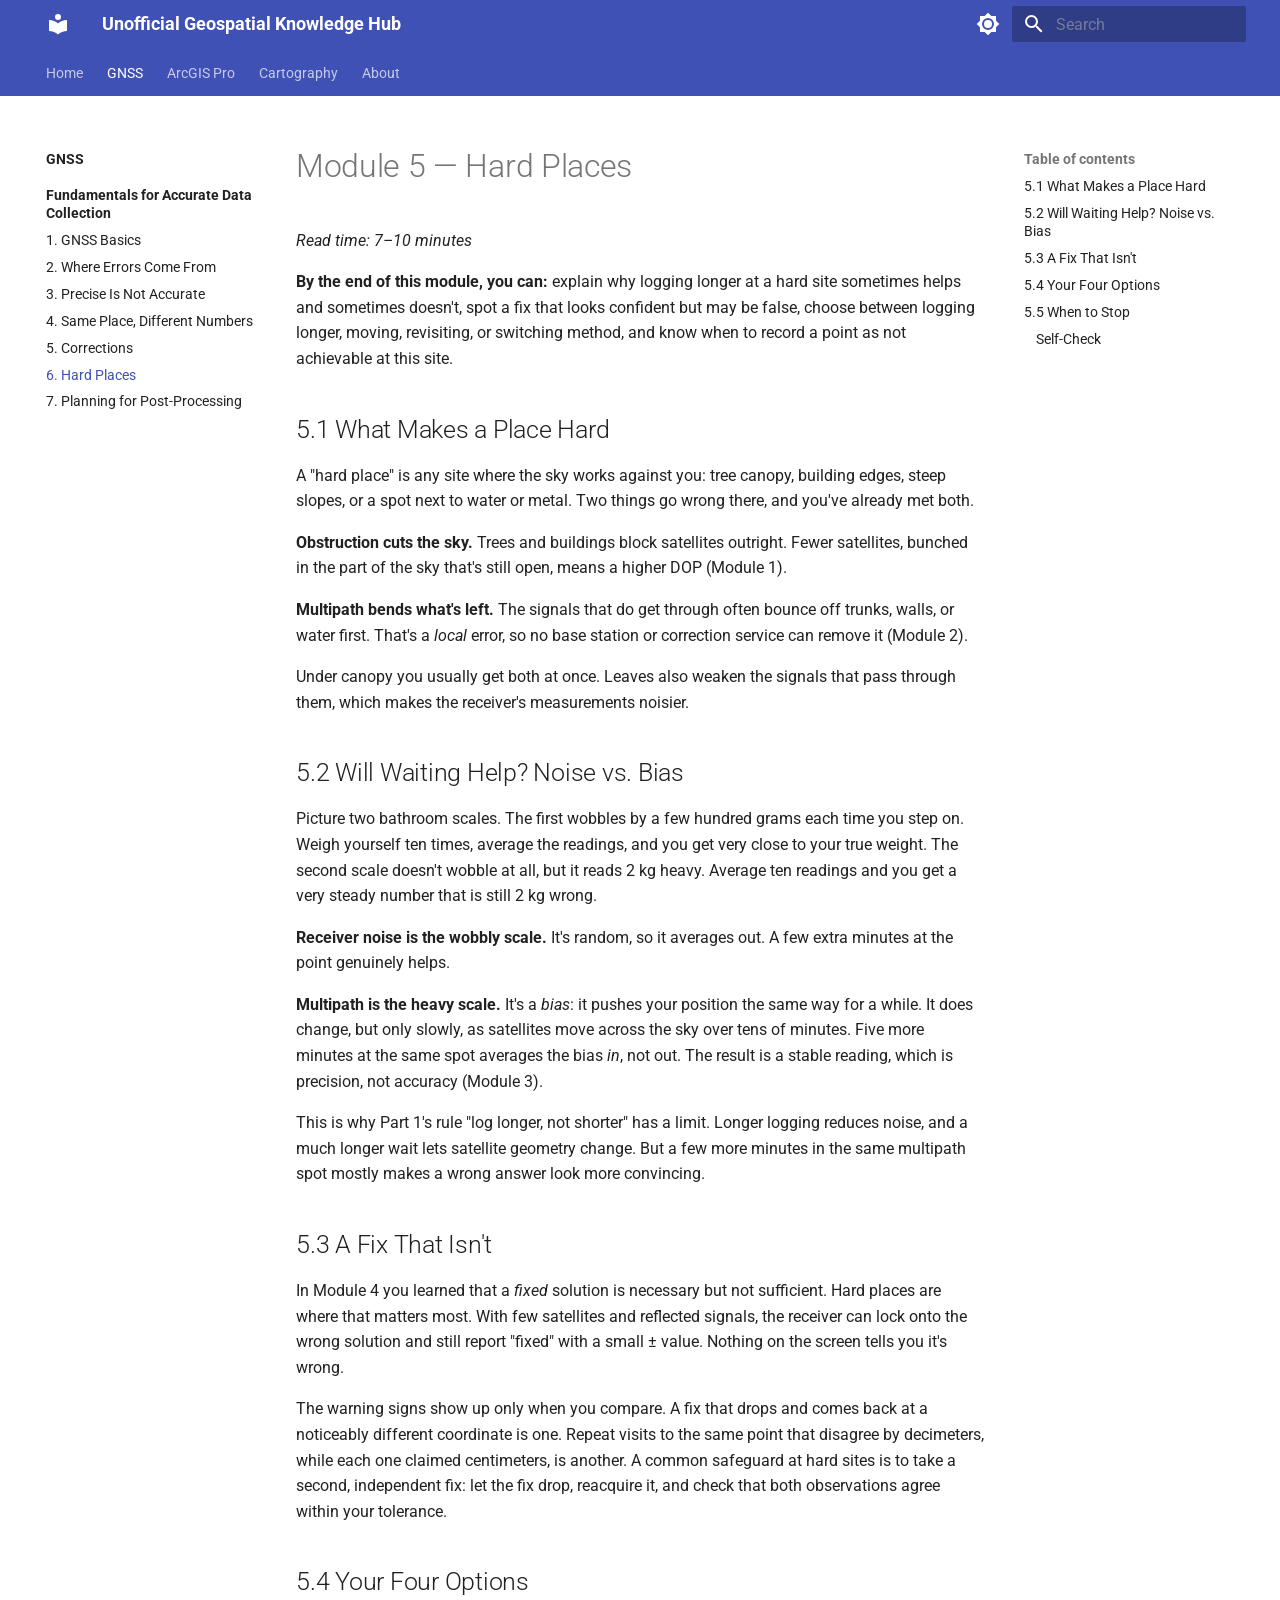
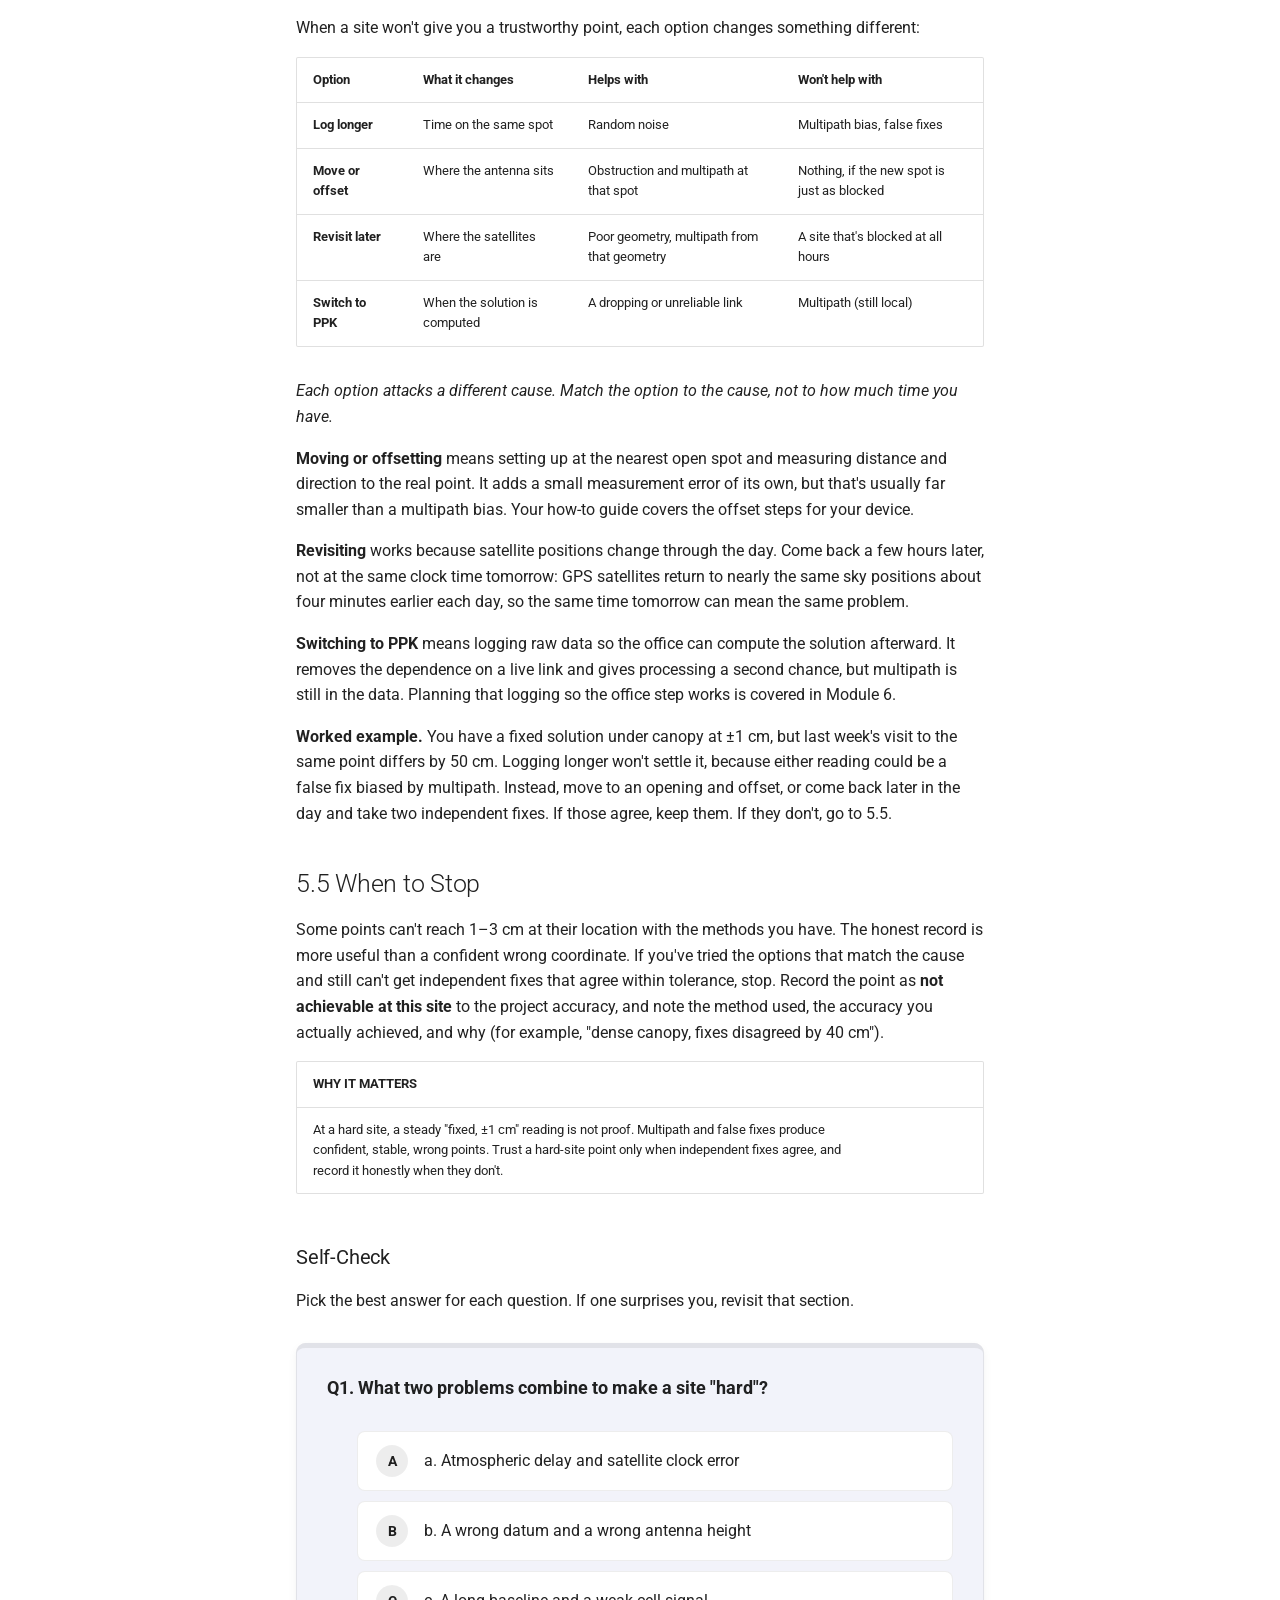
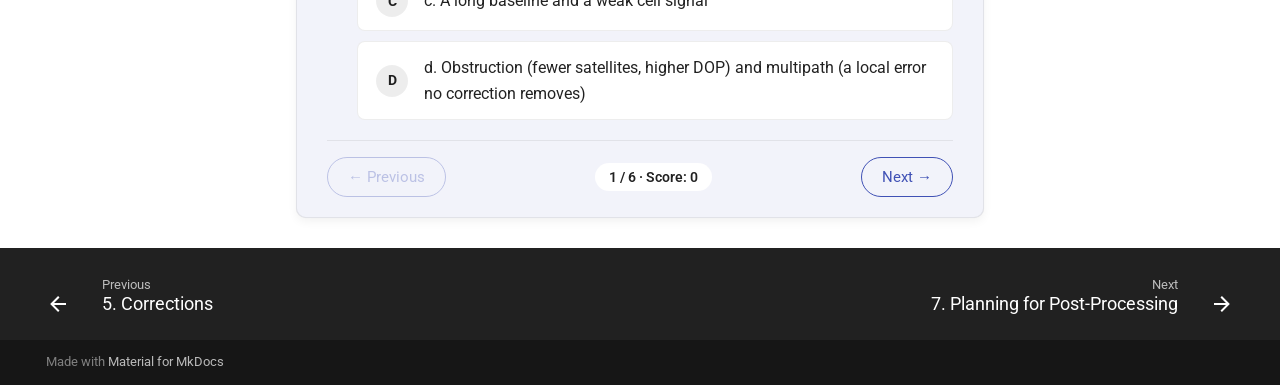
<file: gnss/fundamentals/06-hard-places/index.html>
<!doctype html>
<html lang="en" class="no-js">
  <head>
    
      <meta charset="utf-8">
      <meta name="viewport" content="width=device-width,initial-scale=1">
      
      
      
      
        <link rel="prev" href="../05-corrections/">
      
      
        <link rel="next" href="../07-planning-for-post-processing/">
      
      
        
      
      
      <link rel="icon" href="../../../assets/images/favicon.png">
      <meta name="generator" content="mkdocs-1.6.1, mkdocs-material-9.7.1">
    
    
      
        <title>6. Hard Places - Unofficial Geospatial Knowledge Hub</title>
      
    
    
      <link rel="stylesheet" href="../../../assets/stylesheets/main.484c7ddc.min.css">
      
        
        <link rel="stylesheet" href="../../../assets/stylesheets/palette.ab4e12ef.min.css">
      
      


    
    
      
    
    
      
        
        
        <link rel="preconnect" href="https://fonts.gstatic.com" crossorigin>
        <link rel="stylesheet" href="https://fonts.googleapis.com/css?family=Roboto:300,300i,400,400i,700,700i%7CRoboto+Mono:400,400i,700,700i&display=fallback">
        <style>:root{--md-text-font:"Roboto";--md-code-font:"Roboto Mono"}</style>
      
    
    
      <link rel="stylesheet" href="../../../assets/css/extra.css">
    
    <script>__md_scope=new URL("../../..",location),__md_hash=e=>[...e].reduce(((e,_)=>(e<<5)-e+_.charCodeAt(0)),0),__md_get=(e,_=localStorage,t=__md_scope)=>JSON.parse(_.getItem(t.pathname+"."+e)),__md_set=(e,_,t=localStorage,a=__md_scope)=>{try{t.setItem(a.pathname+"."+e,JSON.stringify(_))}catch(e){}}</script>
    
      

    
    
  </head>
  
  
    
    
      
    
    
    
    
    <body dir="ltr" data-md-color-scheme="default" data-md-color-primary="indigo" data-md-color-accent="indigo">
  
    
    <input class="md-toggle" data-md-toggle="drawer" type="checkbox" id="__drawer" autocomplete="off">
    <input class="md-toggle" data-md-toggle="search" type="checkbox" id="__search" autocomplete="off">
    <label class="md-overlay" for="__drawer"></label>
    <div data-md-component="skip">
      
        
        <a href="#module-5-hard-places" class="md-skip">
          Skip to content
        </a>
      
    </div>
    <div data-md-component="announce">
      
    </div>
    
    
      

<header class="md-header" data-md-component="header">
  <nav class="md-header__inner md-grid" aria-label="Header">
    <a href="../../.." title="Unofficial Geospatial Knowledge Hub" class="md-header__button md-logo" aria-label="Unofficial Geospatial Knowledge Hub" data-md-component="logo">
      
  
  <svg xmlns="http://www.w3.org/2000/svg" viewBox="0 0 24 24"><path d="M12 8a3 3 0 0 0 3-3 3 3 0 0 0-3-3 3 3 0 0 0-3 3 3 3 0 0 0 3 3m0 3.54C9.64 9.35 6.5 8 3 8v11c3.5 0 6.64 1.35 9 3.54 2.36-2.19 5.5-3.54 9-3.54V8c-3.5 0-6.64 1.35-9 3.54"/></svg>

    </a>
    <label class="md-header__button md-icon" for="__drawer">
      
      <svg xmlns="http://www.w3.org/2000/svg" viewBox="0 0 24 24"><path d="M3 6h18v2H3zm0 5h18v2H3zm0 5h18v2H3z"/></svg>
    </label>
    <div class="md-header__title" data-md-component="header-title">
      <div class="md-header__ellipsis">
        <div class="md-header__topic">
          <span class="md-ellipsis">
            Unofficial Geospatial Knowledge Hub
          </span>
        </div>
        <div class="md-header__topic" data-md-component="header-topic">
          <span class="md-ellipsis">
            
              6. Hard Places
            
          </span>
        </div>
      </div>
    </div>
    
      
        <form class="md-header__option" data-md-component="palette">
  
    
    
    
    <input class="md-option" data-md-color-media="(prefers-color-scheme: light)" data-md-color-scheme="default" data-md-color-primary="indigo" data-md-color-accent="indigo"  aria-label="Switch to dark mode"  type="radio" name="__palette" id="__palette_0">
    
      <label class="md-header__button md-icon" title="Switch to dark mode" for="__palette_1" hidden>
        <svg xmlns="http://www.w3.org/2000/svg" viewBox="0 0 24 24"><path d="M12 8a4 4 0 0 0-4 4 4 4 0 0 0 4 4 4 4 0 0 0 4-4 4 4 0 0 0-4-4m0 10a6 6 0 0 1-6-6 6 6 0 0 1 6-6 6 6 0 0 1 6 6 6 6 0 0 1-6 6m8-9.31V4h-4.69L12 .69 8.69 4H4v4.69L.69 12 4 15.31V20h4.69L12 23.31 15.31 20H20v-4.69L23.31 12z"/></svg>
      </label>
    
  
    
    
    
    <input class="md-option" data-md-color-media="(prefers-color-scheme: dark)" data-md-color-scheme="slate" data-md-color-primary="indigo" data-md-color-accent="indigo"  aria-label="Switch to light mode"  type="radio" name="__palette" id="__palette_1">
    
      <label class="md-header__button md-icon" title="Switch to light mode" for="__palette_0" hidden>
        <svg xmlns="http://www.w3.org/2000/svg" viewBox="0 0 24 24"><path d="M12 18c-.89 0-1.74-.2-2.5-.55C11.56 16.5 13 14.42 13 12s-1.44-4.5-3.5-5.45C10.26 6.2 11.11 6 12 6a6 6 0 0 1 6 6 6 6 0 0 1-6 6m8-9.31V4h-4.69L12 .69 8.69 4H4v4.69L.69 12 4 15.31V20h4.69L12 23.31 15.31 20H20v-4.69L23.31 12z"/></svg>
      </label>
    
  
</form>
      
    
    
      <script>var palette=__md_get("__palette");if(palette&&palette.color){if("(prefers-color-scheme)"===palette.color.media){var media=matchMedia("(prefers-color-scheme: light)"),input=document.querySelector(media.matches?"[data-md-color-media='(prefers-color-scheme: light)']":"[data-md-color-media='(prefers-color-scheme: dark)']");palette.color.media=input.getAttribute("data-md-color-media"),palette.color.scheme=input.getAttribute("data-md-color-scheme"),palette.color.primary=input.getAttribute("data-md-color-primary"),palette.color.accent=input.getAttribute("data-md-color-accent")}for(var[key,value]of Object.entries(palette.color))document.body.setAttribute("data-md-color-"+key,value)}</script>
    
    
    
      
      
        <label class="md-header__button md-icon" for="__search">
          
          <svg xmlns="http://www.w3.org/2000/svg" viewBox="0 0 24 24"><path d="M9.5 3A6.5 6.5 0 0 1 16 9.5c0 1.61-.59 3.09-1.56 4.23l.27.27h.79l5 5-1.5 1.5-5-5v-.79l-.27-.27A6.52 6.52 0 0 1 9.5 16 6.5 6.5 0 0 1 3 9.5 6.5 6.5 0 0 1 9.5 3m0 2C7 5 5 7 5 9.5S7 14 9.5 14 14 12 14 9.5 12 5 9.5 5"/></svg>
        </label>
        <div class="md-search" data-md-component="search" role="dialog">
  <label class="md-search__overlay" for="__search"></label>
  <div class="md-search__inner" role="search">
    <form class="md-search__form" name="search">
      <input type="text" class="md-search__input" name="query" aria-label="Search" placeholder="Search" autocapitalize="off" autocorrect="off" autocomplete="off" spellcheck="false" data-md-component="search-query" required>
      <label class="md-search__icon md-icon" for="__search">
        
        <svg xmlns="http://www.w3.org/2000/svg" viewBox="0 0 24 24"><path d="M9.5 3A6.5 6.5 0 0 1 16 9.5c0 1.61-.59 3.09-1.56 4.23l.27.27h.79l5 5-1.5 1.5-5-5v-.79l-.27-.27A6.52 6.52 0 0 1 9.5 16 6.5 6.5 0 0 1 3 9.5 6.5 6.5 0 0 1 9.5 3m0 2C7 5 5 7 5 9.5S7 14 9.5 14 14 12 14 9.5 12 5 9.5 5"/></svg>
        
        <svg xmlns="http://www.w3.org/2000/svg" viewBox="0 0 24 24"><path d="M20 11v2H8l5.5 5.5-1.42 1.42L4.16 12l7.92-7.92L13.5 5.5 8 11z"/></svg>
      </label>
      <nav class="md-search__options" aria-label="Search">
        
        <button type="reset" class="md-search__icon md-icon" title="Clear" aria-label="Clear" tabindex="-1">
          
          <svg xmlns="http://www.w3.org/2000/svg" viewBox="0 0 24 24"><path d="M19 6.41 17.59 5 12 10.59 6.41 5 5 6.41 10.59 12 5 17.59 6.41 19 12 13.41 17.59 19 19 17.59 13.41 12z"/></svg>
        </button>
      </nav>
      
        <div class="md-search__suggest" data-md-component="search-suggest"></div>
      
    </form>
    <div class="md-search__output">
      <div class="md-search__scrollwrap" tabindex="0" data-md-scrollfix>
        <div class="md-search-result" data-md-component="search-result">
          <div class="md-search-result__meta">
            Initializing search
          </div>
          <ol class="md-search-result__list" role="presentation"></ol>
        </div>
      </div>
    </div>
  </div>
</div>
      
    
    
  </nav>
  
</header>
    
    <div class="md-container" data-md-component="container">
      
      
        
          
            
<nav class="md-tabs" aria-label="Tabs" data-md-component="tabs">
  <div class="md-grid">
    <ul class="md-tabs__list">
      
        
  
  
  
  
    <li class="md-tabs__item">
      <a href="../../.." class="md-tabs__link">
        
  
  
    
  
  Home

      </a>
    </li>
  

      
        
  
  
  
    
  
  
    
    
      <li class="md-tabs__item md-tabs__item--active">
        <a href="../../" class="md-tabs__link">
          
  
  
    
  
  GNSS

        </a>
      </li>
    
  

      
        
  
  
  
  
    
    
      <li class="md-tabs__item">
        <a href="../../../arcgis-pro/index.md" class="md-tabs__link">
          
  
  
    
  
  ArcGIS Pro

        </a>
      </li>
    
  

      
        
  
  
  
  
    
    
      <li class="md-tabs__item">
        <a href="../../../cartography/index.md" class="md-tabs__link">
          
  
  
    
  
  Cartography

        </a>
      </li>
    
  

      
        
  
  
  
  
    <li class="md-tabs__item">
      <a href="../../../about.md" class="md-tabs__link">
        
  
  
    
  
  About

      </a>
    </li>
  

      
    </ul>
  </div>
</nav>
          
        
      
      <main class="md-main" data-md-component="main">
        <div class="md-main__inner md-grid">
          
            
              
              <div class="md-sidebar md-sidebar--primary" data-md-component="sidebar" data-md-type="navigation" >
                <div class="md-sidebar__scrollwrap">
                  <div class="md-sidebar__inner">
                    


  


<nav class="md-nav md-nav--primary md-nav--lifted" aria-label="Navigation" data-md-level="0">
  <label class="md-nav__title" for="__drawer">
    <a href="../../.." title="Unofficial Geospatial Knowledge Hub" class="md-nav__button md-logo" aria-label="Unofficial Geospatial Knowledge Hub" data-md-component="logo">
      
  
  <svg xmlns="http://www.w3.org/2000/svg" viewBox="0 0 24 24"><path d="M12 8a3 3 0 0 0 3-3 3 3 0 0 0-3-3 3 3 0 0 0-3 3 3 3 0 0 0 3 3m0 3.54C9.64 9.35 6.5 8 3 8v11c3.5 0 6.64 1.35 9 3.54 2.36-2.19 5.5-3.54 9-3.54V8c-3.5 0-6.64 1.35-9 3.54"/></svg>

    </a>
    Unofficial Geospatial Knowledge Hub
  </label>
  
  <ul class="md-nav__list" data-md-scrollfix>
    
      
      
  
  
  
  
    <li class="md-nav__item">
      <a href="../../.." class="md-nav__link">
        
  
  
  <span class="md-ellipsis">
    
  
    Home
  

    
  </span>
  
  

      </a>
    </li>
  

    
      
      
  
  
    
  
  
  
    
    
      
        
          
        
      
        
      
    
    
    
      
        
        
      
      
        
      
    
    
    <li class="md-nav__item md-nav__item--active md-nav__item--section md-nav__item--nested">
      
        
        
        <input class="md-nav__toggle md-toggle " type="checkbox" id="__nav_2" checked>
        
          
          <div class="md-nav__link md-nav__container">
            <a href="../../" class="md-nav__link ">
              
  
  
  <span class="md-ellipsis">
    
  
    GNSS
  

    
  </span>
  
  

            </a>
            
              
              <label class="md-nav__link " for="__nav_2" id="__nav_2_label" tabindex="">
                <span class="md-nav__icon md-icon"></span>
              </label>
            
          </div>
        
        <nav class="md-nav" data-md-level="1" aria-labelledby="__nav_2_label" aria-expanded="true">
          <label class="md-nav__title" for="__nav_2">
            <span class="md-nav__icon md-icon"></span>
            
  
    GNSS
  

          </label>
          <ul class="md-nav__list" data-md-scrollfix>
            
              
            
              
                
  
  
    
  
  
  
    
    
      
        
          
        
      
        
      
        
      
        
      
        
      
        
      
        
      
        
      
    
    
    
      
      
        
          
          
        
      
    
    
    <li class="md-nav__item md-nav__item--active md-nav__item--section md-nav__item--nested">
      
        
        
        <input class="md-nav__toggle md-toggle " type="checkbox" id="__nav_2_2" checked>
        
          
          <div class="md-nav__link md-nav__container">
            <a href="../" class="md-nav__link ">
              
  
  
  <span class="md-ellipsis">
    
  
    Fundamentals for Accurate Data Collection
  

    
  </span>
  
  

            </a>
            
              
              <label class="md-nav__link " for="__nav_2_2" id="__nav_2_2_label" tabindex="">
                <span class="md-nav__icon md-icon"></span>
              </label>
            
          </div>
        
        <nav class="md-nav" data-md-level="2" aria-labelledby="__nav_2_2_label" aria-expanded="true">
          <label class="md-nav__title" for="__nav_2_2">
            <span class="md-nav__icon md-icon"></span>
            
  
    Fundamentals for Accurate Data Collection
  

          </label>
          <ul class="md-nav__list" data-md-scrollfix>
            
              
            
              
                
  
  
  
  
    <li class="md-nav__item">
      <a href="../01-gnss-basic/" class="md-nav__link">
        
  
  
  <span class="md-ellipsis">
    
  
    1. GNSS Basics
  

    
  </span>
  
  

      </a>
    </li>
  

              
            
              
                
  
  
  
  
    <li class="md-nav__item">
      <a href="../02-where-errors-come-from/" class="md-nav__link">
        
  
  
  <span class="md-ellipsis">
    
  
    2. Where Errors Come From
  

    
  </span>
  
  

      </a>
    </li>
  

              
            
              
                
  
  
  
  
    <li class="md-nav__item">
      <a href="../03-precise-is-not-accurate/" class="md-nav__link">
        
  
  
  <span class="md-ellipsis">
    
  
    3. Precise Is Not Accurate
  

    
  </span>
  
  

      </a>
    </li>
  

              
            
              
                
  
  
  
  
    <li class="md-nav__item">
      <a href="../04-same-place-different-numbers/" class="md-nav__link">
        
  
  
  <span class="md-ellipsis">
    
  
    4. Same Place, Different Numbers
  

    
  </span>
  
  

      </a>
    </li>
  

              
            
              
                
  
  
  
  
    <li class="md-nav__item">
      <a href="../05-corrections/" class="md-nav__link">
        
  
  
  <span class="md-ellipsis">
    
  
    5. Corrections
  

    
  </span>
  
  

      </a>
    </li>
  

              
            
              
                
  
  
    
  
  
  
    <li class="md-nav__item md-nav__item--active">
      
      <input class="md-nav__toggle md-toggle" type="checkbox" id="__toc">
      
      
        
      
      
        <label class="md-nav__link md-nav__link--active" for="__toc">
          
  
  
  <span class="md-ellipsis">
    
  
    6. Hard Places
  

    
  </span>
  
  

          <span class="md-nav__icon md-icon"></span>
        </label>
      
      <a href="./" class="md-nav__link md-nav__link--active">
        
  
  
  <span class="md-ellipsis">
    
  
    6. Hard Places
  

    
  </span>
  
  

      </a>
      
        

<nav class="md-nav md-nav--secondary" aria-label="Table of contents">
  
  
  
    
  
  
    <label class="md-nav__title" for="__toc">
      <span class="md-nav__icon md-icon"></span>
      Table of contents
    </label>
    <ul class="md-nav__list" data-md-component="toc" data-md-scrollfix>
      
        <li class="md-nav__item">
  <a href="#51-what-makes-a-place-hard" class="md-nav__link">
    <span class="md-ellipsis">
      
        5.1 What Makes a Place Hard
      
    </span>
  </a>
  
</li>
      
        <li class="md-nav__item">
  <a href="#52-will-waiting-help-noise-vs-bias" class="md-nav__link">
    <span class="md-ellipsis">
      
        5.2 Will Waiting Help? Noise vs. Bias
      
    </span>
  </a>
  
</li>
      
        <li class="md-nav__item">
  <a href="#53-a-fix-that-isnt" class="md-nav__link">
    <span class="md-ellipsis">
      
        5.3 A Fix That Isn't
      
    </span>
  </a>
  
</li>
      
        <li class="md-nav__item">
  <a href="#54-your-four-options" class="md-nav__link">
    <span class="md-ellipsis">
      
        5.4 Your Four Options
      
    </span>
  </a>
  
</li>
      
        <li class="md-nav__item">
  <a href="#55-when-to-stop" class="md-nav__link">
    <span class="md-ellipsis">
      
        5.5 When to Stop
      
    </span>
  </a>
  
    <nav class="md-nav" aria-label="5.5 When to Stop">
      <ul class="md-nav__list">
        
          <li class="md-nav__item">
  <a href="#self-check" class="md-nav__link">
    <span class="md-ellipsis">
      
        Self-Check
      
    </span>
  </a>
  
</li>
        
      </ul>
    </nav>
  
</li>
      
    </ul>
  
</nav>
      
    </li>
  

              
            
              
                
  
  
  
  
    <li class="md-nav__item">
      <a href="../07-planning-for-post-processing/" class="md-nav__link">
        
  
  
  <span class="md-ellipsis">
    
  
    7. Planning for Post-Processing
  

    
  </span>
  
  

      </a>
    </li>
  

              
            
          </ul>
        </nav>
      
    </li>
  

              
            
          </ul>
        </nav>
      
    </li>
  

    
      
      
  
  
  
  
    
    
      
        
      
    
    
    
      
      
        
      
    
    
    <li class="md-nav__item md-nav__item--nested">
      
        
        
        <input class="md-nav__toggle md-toggle " type="checkbox" id="__nav_3" >
        
          
          <label class="md-nav__link" for="__nav_3" id="__nav_3_label" tabindex="0">
            
  
  
  <span class="md-ellipsis">
    
  
    ArcGIS Pro
  

    
  </span>
  
  

            <span class="md-nav__icon md-icon"></span>
          </label>
        
        <nav class="md-nav" data-md-level="1" aria-labelledby="__nav_3_label" aria-expanded="false">
          <label class="md-nav__title" for="__nav_3">
            <span class="md-nav__icon md-icon"></span>
            
  
    ArcGIS Pro
  

          </label>
          <ul class="md-nav__list" data-md-scrollfix>
            
              
                
  
  
  
  
    <li class="md-nav__item">
      <a href="../../../arcgis-pro/index.md" class="md-nav__link">
        
  
  
  <span class="md-ellipsis">
    
  
    None
  

    
  </span>
  
  

      </a>
    </li>
  

              
            
          </ul>
        </nav>
      
    </li>
  

    
      
      
  
  
  
  
    
    
      
        
      
    
    
    
      
      
        
      
    
    
    <li class="md-nav__item md-nav__item--nested">
      
        
        
        <input class="md-nav__toggle md-toggle " type="checkbox" id="__nav_4" >
        
          
          <label class="md-nav__link" for="__nav_4" id="__nav_4_label" tabindex="0">
            
  
  
  <span class="md-ellipsis">
    
  
    Cartography
  

    
  </span>
  
  

            <span class="md-nav__icon md-icon"></span>
          </label>
        
        <nav class="md-nav" data-md-level="1" aria-labelledby="__nav_4_label" aria-expanded="false">
          <label class="md-nav__title" for="__nav_4">
            <span class="md-nav__icon md-icon"></span>
            
  
    Cartography
  

          </label>
          <ul class="md-nav__list" data-md-scrollfix>
            
              
                
  
  
  
  
    <li class="md-nav__item">
      <a href="../../../cartography/index.md" class="md-nav__link">
        
  
  
  <span class="md-ellipsis">
    
  
    None
  

    
  </span>
  
  

      </a>
    </li>
  

              
            
          </ul>
        </nav>
      
    </li>
  

    
      
      
  
  
  
  
    <li class="md-nav__item">
      <a href="../../../about.md" class="md-nav__link">
        
  
  
  <span class="md-ellipsis">
    
  
    About
  

    
  </span>
  
  

      </a>
    </li>
  

    
  </ul>
</nav>
                  </div>
                </div>
              </div>
            
            
              
              <div class="md-sidebar md-sidebar--secondary" data-md-component="sidebar" data-md-type="toc" >
                <div class="md-sidebar__scrollwrap">
                  <div class="md-sidebar__inner">
                    

<nav class="md-nav md-nav--secondary" aria-label="Table of contents">
  
  
  
    
  
  
    <label class="md-nav__title" for="__toc">
      <span class="md-nav__icon md-icon"></span>
      Table of contents
    </label>
    <ul class="md-nav__list" data-md-component="toc" data-md-scrollfix>
      
        <li class="md-nav__item">
  <a href="#51-what-makes-a-place-hard" class="md-nav__link">
    <span class="md-ellipsis">
      
        5.1 What Makes a Place Hard
      
    </span>
  </a>
  
</li>
      
        <li class="md-nav__item">
  <a href="#52-will-waiting-help-noise-vs-bias" class="md-nav__link">
    <span class="md-ellipsis">
      
        5.2 Will Waiting Help? Noise vs. Bias
      
    </span>
  </a>
  
</li>
      
        <li class="md-nav__item">
  <a href="#53-a-fix-that-isnt" class="md-nav__link">
    <span class="md-ellipsis">
      
        5.3 A Fix That Isn't
      
    </span>
  </a>
  
</li>
      
        <li class="md-nav__item">
  <a href="#54-your-four-options" class="md-nav__link">
    <span class="md-ellipsis">
      
        5.4 Your Four Options
      
    </span>
  </a>
  
</li>
      
        <li class="md-nav__item">
  <a href="#55-when-to-stop" class="md-nav__link">
    <span class="md-ellipsis">
      
        5.5 When to Stop
      
    </span>
  </a>
  
    <nav class="md-nav" aria-label="5.5 When to Stop">
      <ul class="md-nav__list">
        
          <li class="md-nav__item">
  <a href="#self-check" class="md-nav__link">
    <span class="md-ellipsis">
      
        Self-Check
      
    </span>
  </a>
  
</li>
        
      </ul>
    </nav>
  
</li>
      
    </ul>
  
</nav>
                  </div>
                </div>
              </div>
            
          
          
            <div class="md-content" data-md-component="content">
              
              <article class="md-content__inner md-typeset">
                
                  



<h1 id="module-5-hard-places">Module 5 — Hard Places</h1>
<p><em>Read time: 7–10 minutes</em></p>
<p><strong>By the end of this module, you can:</strong> explain why logging longer at a
hard site sometimes helps and sometimes doesn't, spot a fix that looks
confident but may be false, choose between logging longer, moving,
revisiting, or switching method, and know when to record a point as
not achievable at this site.</p>
<h2 id="51-what-makes-a-place-hard">5.1 What Makes a Place Hard</h2>
<p>A "hard place" is any site where the sky works against you: tree
canopy, building edges, steep slopes, or a spot next to water or metal.
Two things go wrong there, and you've already met both.</p>
<p><strong>Obstruction cuts the sky.</strong> Trees and buildings block satellites
outright. Fewer satellites, bunched in the part of the sky that's still
open, means a higher DOP (Module 1).</p>
<p><strong>Multipath bends what's left.</strong> The signals that do get through often
bounce off trunks, walls, or water first. That's a <em>local</em> error, so no
base station or correction service can remove it (Module 2).</p>
<p>Under canopy you usually get both at once. Leaves also weaken the
signals that pass through them, which makes the receiver's
measurements noisier.</p>
<h2 id="52-will-waiting-help-noise-vs-bias">5.2 Will Waiting Help? Noise vs. Bias</h2>
<p>Picture two bathroom scales. The first wobbles by a few hundred grams
each time you step on. Weigh yourself ten times, average the readings,
and you get very close to your true weight. The second scale doesn't
wobble at all, but it reads 2 kg heavy. Average ten readings and you
get a very steady number that is still 2 kg wrong.</p>
<p><strong>Receiver noise is the wobbly scale.</strong> It's random, so it averages
out. A few extra minutes at the point genuinely helps.</p>
<p><strong>Multipath is the heavy scale.</strong> It's a <em>bias</em>: it pushes your
position the same way for a while. It does change, but only slowly, as
satellites move across the sky over tens of minutes. Five more minutes
at the same spot averages the bias <em>in</em>, not out. The result is a
stable reading, which is precision, not accuracy (Module 3).</p>
<p>This is why Part 1's rule "log longer, not shorter" has a limit. Longer
logging reduces noise, and a much longer wait lets satellite geometry
change. But a few more minutes in the same multipath spot mostly makes
a wrong answer look more convincing.</p>
<h2 id="53-a-fix-that-isnt">5.3 A Fix That Isn't</h2>
<p>In Module 4 you learned that a <em>fixed</em> solution is necessary but not
sufficient. Hard places are where that matters most. With few
satellites and reflected signals, the receiver can lock onto the wrong
solution and still report "fixed" with a small ± value. Nothing on the
screen tells you it's wrong.</p>
<p>The warning signs show up only when you compare. A fix that drops and
comes back at a noticeably different coordinate is one. Repeat visits
to the same point that disagree by decimeters, while each one claimed
centimeters, is another. A common safeguard at hard sites is to take a
second, independent fix: let the fix drop, reacquire it, and check that
both observations agree within your tolerance.</p>
<h2 id="54-your-four-options">5.4 Your Four Options</h2>
<p>When a site won't give you a trustworthy point, each option changes
something different:</p>
<table>
<thead>
<tr>
<th>Option</th>
<th>What it changes</th>
<th>Helps with</th>
<th>Won't help with</th>
</tr>
</thead>
<tbody>
<tr>
<td><strong>Log longer</strong></td>
<td>Time on the same spot</td>
<td>Random noise</td>
<td>Multipath bias, false fixes</td>
</tr>
<tr>
<td><strong>Move or offset</strong></td>
<td>Where the antenna sits</td>
<td>Obstruction and multipath at that spot</td>
<td>Nothing, if the new spot is just as blocked</td>
</tr>
<tr>
<td><strong>Revisit later</strong></td>
<td>Where the satellites are</td>
<td>Poor geometry, multipath from that geometry</td>
<td>A site that's blocked at all hours</td>
</tr>
<tr>
<td><strong>Switch to PPK</strong></td>
<td>When the solution is computed</td>
<td>A dropping or unreliable link</td>
<td>Multipath (still local)</td>
</tr>
</tbody>
</table>
<p><em>Each option attacks a different cause. Match the option to the cause,
not to how much time you have.</em></p>
<p><strong>Moving or offsetting</strong> means setting up at the nearest open spot and
measuring distance and direction to the real point. It adds a small
measurement error of its own, but that's usually far smaller than a
multipath bias. Your how-to guide covers the offset steps for your
device.</p>
<p><strong>Revisiting</strong> works because satellite positions change through the
day. Come back a few hours later, not at the same clock time tomorrow:
GPS satellites return to nearly the same sky positions about four
minutes earlier each day, so the same time tomorrow can mean the same
problem.</p>
<p><strong>Switching to PPK</strong> means logging raw data so the office can compute
the solution afterward. It removes the dependence on a live link and
gives processing a second chance, but multipath is still in the data.
Planning that logging so the office step works is covered in Module 6.</p>
<p><strong>Worked example.</strong> You have a fixed solution under canopy at ±1 cm,
but last week's visit to the same point differs by 50 cm. Logging
longer won't settle it, because either reading could be a false fix
biased by multipath. Instead, move to an opening and offset, or come
back later in the day and take two independent fixes. If those agree,
keep them. If they don't, go to 5.5.</p>
<h2 id="55-when-to-stop">5.5 When to Stop</h2>
<p>Some points can't reach 1–3 cm at their location with the methods you
have. The honest record is more useful than a confident wrong
coordinate. If you've tried the options that match the cause and still
can't get independent fixes that agree within tolerance, stop. Record
the point as <strong>not achievable at this site</strong> to the project accuracy,
and note the method used, the accuracy you actually achieved, and why
(for example, "dense canopy, fixes disagreed by 40 cm").</p>
<table>
<thead>
<tr>
<th><strong>WHY IT MATTERS</strong></th>
<th></th>
</tr>
</thead>
<tbody>
<tr>
<td>At a hard site, a steady "fixed, ±1 cm" reading is not proof. Multipath and false fixes produce confident, stable, wrong points. Trust a hard-site point only when independent fixes agree, and record it honestly when they don't.</td>
<td></td>
</tr>
</tbody>
</table>
<h3 id="self-check">Self-Check</h3>
<p>Pick the best answer for each question. If one surprises you, revisit that section.</p>
<div class="self-check">
<div class="sc-card" data-answer="d">
<p><strong>Q1. What two problems combine to make a site "hard"?</strong></p>
<ul class="sc-options">
<li data-key="a">a. Atmospheric delay and satellite clock error</li>
<li data-key="b">b. A wrong datum and a wrong antenna height</li>
<li data-key="c">c. A long baseline and a weak cell signal</li>
<li data-key="d">d. Obstruction (fewer satellites, higher DOP) and multipath (a local error no correction removes)</li>
</ul>
<div class="sc-explain">
<p>Under canopy you usually get both at once. Leaves also weaken the signals that pass through, which adds noise.</p>
</div>
</div>
<div class="sc-card" data-answer="a">
<p><strong>Q2. Why does logging longer at a hard site often fail to help?</strong></p>
<ul class="sc-options">
<li data-key="a">a. It averages out random noise, but multipath is a slowly changing bias that averaging leaves in</li>
<li data-key="b">b. Longer logging makes receiver noise worse</li>
<li data-key="c">c. Longer logging is not allowed under canopy</li>
<li data-key="d">d. Multipath changes faster than the receiver can log</li>
</ul>
<div class="sc-explain">
<p>Noise is the wobbly scale, which averages out. Multipath is the scale that reads 2 kg heavy: five more minutes just gives a steadier wrong number.</p>
</div>
</div>
<div class="sc-card" data-answer="c">
<p><strong>Q3. Under canopy you have a fixed solution at ±1 cm, but last week's visit to the same point differs by 50 cm. What does this tell you?</strong></p>
<ul class="sc-options">
<li data-key="a">a. Last week's reading was wrong and today's is right</li>
<li data-key="b">b. The datum is set wrong</li>
<li data-key="c">c. Either reading could be a false fix biased by multipath, and only independent fixes that agree can settle it</li>
<li data-key="d">d. The receiver is broken</li>
</ul>
<div class="sc-explain">
<p>A "fixed" solution can still be false at a hard site, with nothing on the screen to say so. A disagreement between visits is the warning sign.</p>
</div>
</div>
<div class="sc-card" data-answer="b">
<p><strong>Q4. A point is blocked and reflective, and your link keeps dropping. Which option matches which cause?</strong></p>
<ul class="sc-options">
<li data-key="a">a. Log longer fixes multipath, and PPK fixes obstruction</li>
<li data-key="b">b. Move or offset fixes obstruction and multipath at that spot, revisit later fixes poor geometry, and PPK fixes an unreliable link but not multipath</li>
<li data-key="c">c. Revisit later fixes a dropping link, and log longer fixes false fixes</li>
<li data-key="d">d. All four options fix all four causes</li>
</ul>
<div class="sc-explain">
<p>Each option attacks a different cause, so pick by cause, not by how much time you have. Log longer only helps with random noise.</p>
</div>
</div>
<div class="sc-card" data-answer="d">
<p><strong>Q5. A hard point looked bad this morning. When is the best time to revisit?</strong></p>
<ul class="sc-options">
<li data-key="a">a. Ten minutes later, at the same spot</li>
<li data-key="b">b. The same clock time tomorrow</li>
<li data-key="c">c. Never, since revisiting doesn't change anything</li>
<li data-key="d">d. A few hours later the same day</li>
</ul>
<div class="sc-explain">
<p>GPS satellites return to nearly the same sky positions about four minutes earlier each day, so the same time tomorrow can mean the same problem.</p>
</div>
</div>
<div class="sc-card" data-answer="a">
<p><strong>Q6. You've tried the options that match the cause, and independent fixes still disagree by 40 cm. What do you do?</strong></p>
<ul class="sc-options">
<li data-key="a">a. Record the point as not achievable at this site, with the method used, the accuracy you actually achieved, and why</li>
<li data-key="b">b. Keep the fix with the smallest ± value</li>
<li data-key="c">c. Average the fixes and log it as centimeter data</li>
<li data-key="d">d. Delete the point</li>
</ul>
<div class="sc-explain">
<p>An honest record is more useful than a confident wrong coordinate. The ± value can't tell you which fix is right.</p>
</div>
</div>
</div>












                
              </article>
            </div>
          
          
<script>var target=document.getElementById(location.hash.slice(1));target&&target.name&&(target.checked=target.name.startsWith("__tabbed_"))</script>
        </div>
        
          <button type="button" class="md-top md-icon" data-md-component="top" hidden>
  
  <svg xmlns="http://www.w3.org/2000/svg" viewBox="0 0 24 24"><path d="M13 20h-2V8l-5.5 5.5-1.42-1.42L12 4.16l7.92 7.92-1.42 1.42L13 8z"/></svg>
  Back to top
</button>
        
      </main>
      
        <footer class="md-footer">
  
    
      
      <nav class="md-footer__inner md-grid" aria-label="Footer" >
        
          
          <a href="../05-corrections/" class="md-footer__link md-footer__link--prev" aria-label="Previous: 5. Corrections">
            <div class="md-footer__button md-icon">
              
              <svg xmlns="http://www.w3.org/2000/svg" viewBox="0 0 24 24"><path d="M20 11v2H8l5.5 5.5-1.42 1.42L4.16 12l7.92-7.92L13.5 5.5 8 11z"/></svg>
            </div>
            <div class="md-footer__title">
              <span class="md-footer__direction">
                Previous
              </span>
              <div class="md-ellipsis">
                5. Corrections
              </div>
            </div>
          </a>
        
        
          
          <a href="../07-planning-for-post-processing/" class="md-footer__link md-footer__link--next" aria-label="Next: 7. Planning for Post-Processing">
            <div class="md-footer__title">
              <span class="md-footer__direction">
                Next
              </span>
              <div class="md-ellipsis">
                7. Planning for Post-Processing
              </div>
            </div>
            <div class="md-footer__button md-icon">
              
              <svg xmlns="http://www.w3.org/2000/svg" viewBox="0 0 24 24"><path d="M4 11v2h12l-5.5 5.5 1.42 1.42L19.84 12l-7.92-7.92L10.5 5.5 16 11z"/></svg>
            </div>
          </a>
        
      </nav>
    
  
  <div class="md-footer-meta md-typeset">
    <div class="md-footer-meta__inner md-grid">
      <div class="md-copyright">
  
  
    Made with
    <a href="https://squidfunk.github.io/mkdocs-material/" target="_blank" rel="noopener">
      Material for MkDocs
    </a>
  
</div>
      
    </div>
  </div>
</footer>
      
    </div>
    <div class="md-dialog" data-md-component="dialog">
      <div class="md-dialog__inner md-typeset"></div>
    </div>
    
    
    
      
      
      <script id="__config" type="application/json">{"annotate": null, "base": "../../..", "features": ["navigation.tabs", "navigation.sections", "navigation.indexes", "navigation.top", "navigation.footer", "search.suggest", "search.highlight", "content.code.copy"], "search": "../../../assets/javascripts/workers/search.2c215733.min.js", "tags": null, "translations": {"clipboard.copied": "Copied to clipboard", "clipboard.copy": "Copy to clipboard", "search.result.more.one": "1 more on this page", "search.result.more.other": "# more on this page", "search.result.none": "No matching documents", "search.result.one": "1 matching document", "search.result.other": "# matching documents", "search.result.placeholder": "Type to start searching", "search.result.term.missing": "Missing", "select.version": "Select version"}, "version": null}</script>
    
    
      <script src="../../../assets/javascripts/bundle.79ae519e.min.js"></script>
      
        <script src="../../../javascripts/self-check.js"></script>
      
    
  </body>
</html>
</file>
<file: assets/css/extra.css>
/* =========================================================
   Unofficial Geospatial Knowledge Hub: extra.css
   ========================================================= */


/* ===== Admonitions ===== */

/* Tip: green, thicker left border */
.md-typeset .admonition.tip,
.md-typeset details.tip {
  border-color: #2e7d32;
  border-width: 0 0 0 .3rem;
  border-radius: .3rem;
}
.md-typeset .tip > .admonition-title,
.md-typeset .tip > summary {
  background-color: rgba(46, 125, 50, .12);
}
.md-typeset .tip > .admonition-title::before,
.md-typeset .tip > summary::before {
  background-color: #2e7d32;
}

/* Custom type: field-tip (orange, map pin icon) */
:root {
  --md-admonition-icon--field-tip: url('data:image/svg+xml;charset=utf-8,<svg xmlns="http://www.w3.org/2000/svg" viewBox="0 0 24 24"><path d="M12 11.5A2.5 2.5 0 0 1 9.5 9 2.5 2.5 0 0 1 12 6.5 2.5 2.5 0 0 1 14.5 9 2.5 2.5 0 0 1 12 11.5M12 2a7 7 0 0 0-7 7c0 5.25 7 13 7 13s7-7.75 7-13a7 7 0 0 0-7-7z"/></svg>');
  --md-admonition-icon--important: url('data:image/svg+xml;charset=utf-8,<svg xmlns="http://www.w3.org/2000/svg" viewBox="0 0 24 24"><path d="M13 13h-2V7h2m0 10h-2v-2h2M12 2A10 10 0 0 0 2 12a10 10 0 0 0 10 10 10 10 0 0 0 10-10A10 10 0 0 0 12 2z"/></svg>');
}

.md-typeset .admonition.field-tip,
.md-typeset details.field-tip {
  border-color: #ef6c00;
}
.md-typeset .field-tip > .admonition-title,
.md-typeset .field-tip > summary {
  background-color: rgba(239, 108, 0, .1);
}
.md-typeset .field-tip > .admonition-title::before,
.md-typeset .field-tip > summary::before {
  background-color: #ef6c00;
  -webkit-mask-image: var(--md-admonition-icon--field-tip);
  mask-image: var(--md-admonition-icon--field-tip);
}

/* Custom type: important (purple) */
.md-typeset .admonition.important,
.md-typeset details.important {
  border-color: #7b1fa2;
}
.md-typeset .important > .admonition-title,
.md-typeset .important > summary {
  background-color: rgba(123, 31, 162, .1);
}
.md-typeset .important > .admonition-title::before,
.md-typeset .important > summary::before {
  background-color: #7b1fa2;
  -webkit-mask-image: var(--md-admonition-icon--important);
  mask-image: var(--md-admonition-icon--important);
}


/* ===== Self-Check ===== */
.md-typeset .self-check {
  position: relative;
  margin: 1.5rem 0;
  padding: 1.3rem 1.5rem 1rem;
  background: color-mix(in srgb, var(--md-primary-fg-color) 7%, var(--md-default-bg-color));
  border: .05rem solid var(--md-default-fg-color--lightest);
  border-top: .25rem solid var(--md-default-fg-color--lightest);
  border-radius: .5rem;
  box-shadow: var(--md-shadow-z1);
}

/* progress bar (width set by JS) */
.self-check::after {
  content: "";
  position: absolute;
  top: -.25rem;
  left: 0;
  height: .25rem;
  width: var(--sc-progress, 0%);
  background: var(--md-primary-fg-color);
  border-top-left-radius: .5rem;
  transition: width .3s ease;
}

.self-check .sc-card[hidden],
.self-check .sc-explain[hidden] { display: none; }

.self-check .sc-card:not([hidden]),
.self-check .sc-explain:not([hidden]) { animation: sc-in .3s ease; }

@keyframes sc-in {
  from { opacity: 0; transform: translateY(.4rem); }
  to   { opacity: 1; transform: none; }
}

/* question */
.md-typeset .sc-card > p:first-child {
  margin-top: 0;
  font-size: .9rem;
  font-weight: 600;
}

/* options */
.md-typeset .sc-options {
  list-style: none;
  margin: .8rem 0;
  padding: 0;
}
.md-typeset .sc-options li {
  display: flex;
  align-items: center;
  gap: .8rem;
  list-style: none;
  margin: .5rem 0;
  padding: .65rem .9rem;
  background: var(--md-default-bg-color);
  border: .075rem solid var(--md-default-fg-color--lightest);
  border-radius: .4rem;
  cursor: pointer;
  transition: transform .15s, border-color .15s, background .15s;
}
.md-typeset .sc-options li::before {
  content: attr(data-key);
  text-transform: uppercase;
  flex: 0 0 1.6rem;
  height: 1.6rem;
  display: grid;
  place-items: center;
  border-radius: 50%;
  font-size: .7rem;
  font-weight: 700;
  background: var(--md-default-fg-color--lightest);
  color: var(--md-default-fg-color);
  transition: background .15s, color .15s;
}
.md-typeset .sc-card:not([data-done]) .sc-options li:hover,
.md-typeset .sc-card:not([data-done]) .sc-options li:focus {
  transform: translateX(.2rem);
  border-color: var(--md-primary-fg-color);
  outline: none;
}
.md-typeset .sc-card:not([data-done]) .sc-options li:hover::before,
.md-typeset .sc-card:not([data-done]) .sc-options li:focus::before {
  background: var(--md-primary-fg-color);
  color: var(--md-primary-bg-color);
}

/* answered states */
.md-typeset .sc-card[data-done] .sc-options li { cursor: default; }
.md-typeset .sc-card[data-done] .sc-options li:not(.sc-right):not(.sc-wrong) { opacity: .55; }
.md-typeset .sc-options li.sc-right {
  background: rgba(46, 125, 50, .12);
  border-color: #2e7d32;
}
.md-typeset .sc-options li.sc-right::before {
  content: "✓";
  background: #2e7d32;
  color: #fff;
}
.md-typeset .sc-options li.sc-wrong {
  background: rgba(198, 40, 40, .12);
  border-color: #c62828;
}
.md-typeset .sc-options li.sc-wrong::before {
  content: "✕";
  background: #c62828;
  color: #fff;
}

/* explanation */
.md-typeset .sc-explain {
  margin-top: .8rem;
  padding: .7rem 1rem;
  background: var(--md-default-bg-color);
  border-left: .2rem solid var(--md-primary-fg-color);
  border-radius: 0 .3rem .3rem 0;
  font-size: .8rem;
}
.md-typeset .sc-explain::before {
  content: "Explanation";
  display: block;
  margin-bottom: .2rem;
  font-size: .65rem;
  font-weight: 700;
  letter-spacing: .05em;
  text-transform: uppercase;
  color: var(--md-primary-fg-color);
}
.md-typeset .sc-explain > p:last-child { margin-bottom: 0; }

/* navigation */
.sc-nav {
  display: flex;
  justify-content: space-between;
  align-items: center;
  margin-top: 1rem;
  padding-top: .8rem;
  border-top: .05rem solid var(--md-default-fg-color--lightest);
}
.sc-count {
  padding: .15rem .7rem;
  border-radius: 1rem;
  background: var(--md-default-bg-color);
  font-size: .7rem;
  font-weight: 600;
}
.sc-btn {
  font: inherit;
  font-size: .75rem;
  padding: .35rem 1rem;
  border: .075rem solid var(--md-primary-fg-color);
  border-radius: 2rem;
  background: none;
  color: var(--md-primary-fg-color);
  cursor: pointer;
  transition: background .15s, color .15s;
}
.sc-btn:hover:not(:disabled) {
  background: var(--md-primary-fg-color);
  color: var(--md-primary-bg-color);
}
.sc-btn:disabled { opacity: .3; cursor: default; }
</file>
<file: assets/stylesheets/main.484c7ddc.min.css>
@charset "UTF-8";html{-webkit-text-size-adjust:none;-moz-text-size-adjust:none;text-size-adjust:none;box-sizing:border-box}*,:after,:before{box-sizing:inherit}@media (prefers-reduced-motion){*,:after,:before{transition:none!important}}body{margin:0}a,button,input,label{-webkit-tap-highlight-color:transparent}a{color:inherit;text-decoration:none}hr{border:0;box-sizing:initial;display:block;height:.05rem;overflow:visible;padding:0}small{font-size:80%}sub,sup{line-height:1em}img{border-style:none}table{border-collapse:initial;border-spacing:0}td,th{font-weight:400;vertical-align:top}button{background:#0000;border:0;font-family:inherit;font-size:inherit;margin:0;padding:0}input{border:0;outline:none}:root{--md-primary-fg-color:#4051b5;--md-primary-fg-color--light:#5d6cc0;--md-primary-fg-color--dark:#303fa1;--md-primary-bg-color:#fff;--md-primary-bg-color--light:#ffffffb3;--md-accent-fg-color:#526cfe;--md-accent-fg-color--transparent:#526cfe1a;--md-accent-bg-color:#fff;--md-accent-bg-color--light:#ffffffb3}[data-md-color-scheme=default]{color-scheme:light}[data-md-color-scheme=default] img[src$="#gh-dark-mode-only"],[data-md-color-scheme=default] img[src$="#only-dark"]{display:none}:root,[data-md-color-scheme=default]{--md-hue:225deg;--md-default-fg-color:#000000de;--md-default-fg-color--light:#0000008a;--md-default-fg-color--lighter:#00000052;--md-default-fg-color--lightest:#00000012;--md-default-bg-color:#fff;--md-default-bg-color--light:#ffffffb3;--md-default-bg-color--lighter:#ffffff4d;--md-default-bg-color--lightest:#ffffff1f;--md-code-fg-color:#36464e;--md-code-bg-color:#f5f5f5;--md-code-bg-color--light:#f5f5f5b3;--md-code-bg-color--lighter:#f5f5f54d;--md-code-hl-color:#4287ff;--md-code-hl-color--light:#4287ff1a;--md-code-hl-number-color:#d52a2a;--md-code-hl-special-color:#db1457;--md-code-hl-function-color:#a846b9;--md-code-hl-constant-color:#6e59d9;--md-code-hl-keyword-color:#3f6ec6;--md-code-hl-string-color:#1c7d4d;--md-code-hl-name-color:var(--md-code-fg-color);--md-code-hl-operator-color:var(--md-default-fg-color--light);--md-code-hl-punctuation-color:var(--md-default-fg-color--light);--md-code-hl-comment-color:var(--md-default-fg-color--light);--md-code-hl-generic-color:var(--md-default-fg-color--light);--md-code-hl-variable-color:var(--md-default-fg-color--light);--md-typeset-color:var(--md-default-fg-color);--md-typeset-a-color:var(--md-primary-fg-color);--md-typeset-del-color:#f5503d26;--md-typeset-ins-color:#0bd57026;--md-typeset-kbd-color:#fafafa;--md-typeset-kbd-accent-color:#fff;--md-typeset-kbd-border-color:#b8b8b8;--md-typeset-mark-color:#ffff0080;--md-typeset-table-color:#0000001f;--md-typeset-table-color--light:rgba(0,0,0,.035);--md-admonition-fg-color:var(--md-default-fg-color);--md-admonition-bg-color:var(--md-default-bg-color);--md-warning-fg-color:#000000de;--md-warning-bg-color:#ff9;--md-footer-fg-color:#fff;--md-footer-fg-color--light:#ffffffb3;--md-footer-fg-color--lighter:#ffffff73;--md-footer-bg-color:#000000de;--md-footer-bg-color--dark:#00000052;--md-shadow-z1:0 0.2rem 0.5rem #0000000d,0 0 0.05rem #0000001a;--md-shadow-z2:0 0.2rem 0.5rem #0000001a,0 0 0.05rem #00000040;--md-shadow-z3:0 0.2rem 0.5rem #0003,0 0 0.05rem #00000059}.md-icon svg{fill:currentcolor;display:block;height:1.2rem;width:1.2rem}body{-webkit-font-smoothing:antialiased;-moz-osx-font-smoothing:grayscale;--md-text-font-family:var(--md-text-font,_),-apple-system,BlinkMacSystemFont,Helvetica,Arial,sans-serif;--md-code-font-family:var(--md-code-font,_),SFMono-Regular,Consolas,Menlo,monospace}aside,body,input{font-feature-settings:"kern","liga";color:var(--md-typeset-color);font-family:var(--md-text-font-family)}code,kbd,pre{font-feature-settings:"kern";font-family:var(--md-code-font-family)}:root{--md-typeset-table-sort-icon:url('data:image/svg+xml;charset=utf-8,<svg xmlns="http://www.w3.org/2000/svg" viewBox="0 0 24 24"><path d="m18 21-4-4h3V7h-3l4-4 4 4h-3v10h3M2 19v-2h10v2M2 13v-2h7v2M2 7V5h4v2z"/></svg>');--md-typeset-table-sort-icon--asc:url('data:image/svg+xml;charset=utf-8,<svg xmlns="http://www.w3.org/2000/svg" viewBox="0 0 24 24"><path d="M19 17h3l-4 4-4-4h3V3h2M2 17h10v2H2M6 5v2H2V5m0 6h7v2H2z"/></svg>');--md-typeset-table-sort-icon--desc:url('data:image/svg+xml;charset=utf-8,<svg xmlns="http://www.w3.org/2000/svg" viewBox="0 0 24 24"><path d="M19 7h3l-4-4-4 4h3v14h2M2 17h10v2H2M6 5v2H2V5m0 6h7v2H2z"/></svg>')}.md-typeset{-webkit-print-color-adjust:exact;color-adjust:exact;font-size:.8rem;line-height:1.6;overflow-wrap:break-word}@media print{.md-typeset{font-size:.68rem}}.md-typeset blockquote,.md-typeset dl,.md-typeset figure,.md-typeset ol,.md-typeset pre,.md-typeset ul{margin-bottom:1em;margin-top:1em}.md-typeset h1{color:var(--md-default-fg-color--light);font-size:2em;line-height:1.3;margin:0 0 1.25em}.md-typeset h1,.md-typeset h2{font-weight:300;letter-spacing:-.01em}.md-typeset h2{font-size:1.5625em;line-height:1.4;margin:1.6em 0 .64em}.md-typeset h3{font-size:1.25em;font-weight:400;letter-spacing:-.01em;line-height:1.5;margin:1.6em 0 .8em}.md-typeset h2+h3{margin-top:.8em}.md-typeset h4{font-weight:700;letter-spacing:-.01em;margin:1em 0}.md-typeset h5,.md-typeset h6{color:var(--md-default-fg-color--light);font-size:.8em;font-weight:700;letter-spacing:-.01em;margin:1.25em 0}.md-typeset h5{text-transform:uppercase}.md-typeset h5 code{text-transform:none}.md-typeset hr{border-bottom:.05rem solid var(--md-default-fg-color--lightest);display:flow-root;margin:1.5em 0}.md-typeset a{color:var(--md-typeset-a-color);word-break:break-word}.md-typeset a,.md-typeset a:before{transition:color 125ms}.md-typeset a:focus,.md-typeset a:hover{color:var(--md-accent-fg-color)}.md-typeset a:focus code,.md-typeset a:hover code{background-color:var(--md-accent-fg-color--transparent);color:var(--md-accent-fg-color)}.md-typeset a code{color:var(--md-typeset-a-color)}.md-typeset a.focus-visible{outline-color:var(--md-accent-fg-color);outline-offset:.2rem}.md-typeset code,.md-typeset kbd,.md-typeset pre{color:var(--md-code-fg-color);direction:ltr;font-variant-ligatures:none;transition:background-color 125ms}@media print{.md-typeset code,.md-typeset kbd,.md-typeset pre{white-space:pre-wrap}}.md-typeset code{background-color:var(--md-code-bg-color);border-radius:.1rem;-webkit-box-decoration-break:clone;box-decoration-break:clone;font-size:.85em;padding:0 .2941176471em;transition:color 125ms,background-color 125ms;word-break:break-word}.md-typeset code:not(.focus-visible){-webkit-tap-highlight-color:transparent;outline:none}.md-typeset pre{display:flow-root;line-height:1.4;position:relative}.md-typeset pre>code{-webkit-box-decoration-break:slice;box-decoration-break:slice;box-shadow:none;display:block;margin:0;outline-color:var(--md-accent-fg-color);overflow:auto;padding:.7720588235em 1.1764705882em;scrollbar-color:var(--md-default-fg-color--lighter) #0000;scrollbar-width:thin;touch-action:auto;word-break:normal}.md-typeset pre>code:hover{scrollbar-color:var(--md-accent-fg-color) #0000}.md-typeset pre>code::-webkit-scrollbar{height:.2rem;width:.2rem}.md-typeset pre>code::-webkit-scrollbar-thumb{background-color:var(--md-default-fg-color--lighter)}.md-typeset pre>code::-webkit-scrollbar-thumb:hover{background-color:var(--md-accent-fg-color)}.md-typeset kbd{background-color:var(--md-typeset-kbd-color);border-radius:.1rem;box-shadow:0 .1rem 0 .05rem var(--md-typeset-kbd-border-color),0 .1rem 0 var(--md-typeset-kbd-border-color),0 -.1rem .2rem var(--md-typeset-kbd-accent-color) inset;color:var(--md-default-fg-color);display:inline-block;font-size:.75em;padding:0 .6666666667em;vertical-align:text-top;word-break:break-word}.md-typeset mark{background-color:var(--md-typeset-mark-color);-webkit-box-decoration-break:clone;box-decoration-break:clone;color:inherit;word-break:break-word}.md-typeset abbr{cursor:help;text-decoration:none}.md-typeset [data-preview],.md-typeset abbr{border-bottom:.05rem dotted var(--md-default-fg-color--light)}.md-typeset small{opacity:.75}[dir=ltr] .md-typeset sub,[dir=ltr] .md-typeset sup{margin-left:.078125em}[dir=rtl] .md-typeset sub,[dir=rtl] .md-typeset sup{margin-right:.078125em}[dir=ltr] .md-typeset blockquote{padding-left:.6rem}[dir=rtl] .md-typeset blockquote{padding-right:.6rem}[dir=ltr] .md-typeset blockquote{border-left:.2rem solid var(--md-default-fg-color--lighter)}[dir=rtl] .md-typeset blockquote{border-right:.2rem solid var(--md-default-fg-color--lighter)}.md-typeset blockquote{color:var(--md-default-fg-color--light);margin-left:0;margin-right:0}.md-typeset ul{list-style-type:disc}.md-typeset ul[type]{list-style-type:revert-layer}[dir=ltr] .md-typeset ol,[dir=ltr] .md-typeset ul{margin-left:.625em}[dir=rtl] .md-typeset ol,[dir=rtl] .md-typeset ul{margin-right:.625em}.md-typeset ol,.md-typeset ul{padding:0}.md-typeset ol:not([hidden]),.md-typeset ul:not([hidden]){display:flow-root}.md-typeset ol ol,.md-typeset ul ol{list-style-type:lower-alpha}.md-typeset ol ol ol,.md-typeset ul ol ol{list-style-type:lower-roman}.md-typeset ol ol ol ol,.md-typeset ul ol ol ol{list-style-type:upper-alpha}.md-typeset ol ol ol ol ol,.md-typeset ul ol ol ol ol{list-style-type:upper-roman}.md-typeset ol[type],.md-typeset ul[type]{list-style-type:revert-layer}[dir=ltr] .md-typeset ol li,[dir=ltr] .md-typeset ul li{margin-left:1.25em}[dir=rtl] .md-typeset ol li,[dir=rtl] .md-typeset ul li{margin-right:1.25em}.md-typeset ol li,.md-typeset ul li{margin-bottom:.5em}.md-typeset ol li blockquote,.md-typeset ol li p,.md-typeset ul li blockquote,.md-typeset ul li p{margin:.5em 0}.md-typeset ol li:last-child,.md-typeset ul li:last-child{margin-bottom:0}[dir=ltr] .md-typeset ol li ol,[dir=ltr] .md-typeset ol li ul,[dir=ltr] .md-typeset ul li ol,[dir=ltr] .md-typeset ul li ul{margin-left:.625em}[dir=rtl] .md-typeset ol li ol,[dir=rtl] .md-typeset ol li ul,[dir=rtl] .md-typeset ul li ol,[dir=rtl] .md-typeset ul li ul{margin-right:.625em}.md-typeset ol li ol,.md-typeset ol li ul,.md-typeset ul li ol,.md-typeset ul li ul{margin-bottom:.5em;margin-top:.5em}[dir=ltr] .md-typeset dd{margin-left:1.875em}[dir=rtl] .md-typeset dd{margin-right:1.875em}.md-typeset dd{margin-bottom:1.5em;margin-top:1em}.md-typeset img,.md-typeset svg,.md-typeset video{height:auto;max-width:100%}.md-typeset img[align=left]{margin:1em 1em 1em 0}.md-typeset img[align=right]{margin:1em 0 1em 1em}.md-typeset img[align]:only-child{margin-top:0}.md-typeset figure{display:flow-root;margin:1em auto;max-width:100%;text-align:center;width:fit-content}.md-typeset figure img{display:block;margin:0 auto}.md-typeset figcaption{font-style:italic;margin:1em auto;max-width:24rem}.md-typeset iframe{max-width:100%}.md-typeset table:not([class]){background-color:var(--md-default-bg-color);border:.05rem solid var(--md-typeset-table-color);border-radius:.1rem;display:inline-block;font-size:.64rem;max-width:100%;overflow:auto;touch-action:auto}@media print{.md-typeset table:not([class]){display:table}}.md-typeset table:not([class])+*{margin-top:1.5em}.md-typeset table:not([class]) td>:first-child,.md-typeset table:not([class]) th>:first-child{margin-top:0}.md-typeset table:not([class]) td>:last-child,.md-typeset table:not([class]) th>:last-child{margin-bottom:0}.md-typeset table:not([class]) td:not([align]),.md-typeset table:not([class]) th:not([align]){text-align:left}[dir=rtl] .md-typeset table:not([class]) td:not([align]),[dir=rtl] .md-typeset table:not([class]) th:not([align]){text-align:right}.md-typeset table:not([class]) th{font-weight:700;min-width:5rem;padding:.9375em 1.25em;vertical-align:top}.md-typeset table:not([class]) td{border-top:.05rem solid var(--md-typeset-table-color);padding:.9375em 1.25em;vertical-align:top}.md-typeset table:not([class]) tbody tr{transition:background-color 125ms}.md-typeset table:not([class]) tbody tr:hover{background-color:var(--md-typeset-table-color--light);box-shadow:0 .05rem 0 var(--md-default-bg-color) inset}.md-typeset table:not([class]) a{word-break:normal}.md-typeset table th[role=columnheader]{cursor:pointer}[dir=ltr] .md-typeset table th[role=columnheader]:after{margin-left:.5em}[dir=rtl] .md-typeset table th[role=columnheader]:after{margin-right:.5em}.md-typeset table th[role=columnheader]:after{content:"";display:inline-block;height:1.2em;-webkit-mask-image:var(--md-typeset-table-sort-icon);mask-image:var(--md-typeset-table-sort-icon);-webkit-mask-repeat:no-repeat;mask-repeat:no-repeat;-webkit-mask-size:contain;mask-size:contain;transition:background-color 125ms;vertical-align:text-bottom;width:1.2em}.md-typeset table th[role=columnheader]:hover:after{background-color:var(--md-default-fg-color--lighter)}.md-typeset table th[role=columnheader][aria-sort=ascending]:after{background-color:var(--md-default-fg-color--light);-webkit-mask-image:var(--md-typeset-table-sort-icon--asc);mask-image:var(--md-typeset-table-sort-icon--asc)}.md-typeset table th[role=columnheader][aria-sort=descending]:after{background-color:var(--md-default-fg-color--light);-webkit-mask-image:var(--md-typeset-table-sort-icon--desc);mask-image:var(--md-typeset-table-sort-icon--desc)}.md-typeset__scrollwrap{margin:1em -.8rem;overflow-x:auto;touch-action:auto}.md-typeset__table{display:inline-block;margin-bottom:.5em;padding:0 .8rem}@media print{.md-typeset__table{display:block}}html .md-typeset__table table{display:table;margin:0;overflow:hidden;width:100%}@media screen and (max-width:44.984375em){.md-content__inner>pre{margin:1em -.8rem}.md-content__inner>pre code{border-radius:0}}.md-typeset .md-author{border-radius:100%;display:block;flex-shrink:0;height:1.6rem;overflow:hidden;position:relative;transition:color 125ms,transform 125ms;width:1.6rem}.md-typeset .md-author img{display:block}.md-typeset .md-author--more{background:var(--md-default-fg-color--lightest);color:var(--md-default-fg-color--lighter);font-size:.6rem;font-weight:700;line-height:1.6rem;text-align:center}.md-typeset .md-author--long{height:2.4rem;width:2.4rem}.md-typeset a.md-author{transform:scale(1)}.md-typeset a.md-author img{border-radius:100%;filter:grayscale(100%) opacity(75%);transition:filter 125ms}.md-typeset a.md-author:focus,.md-typeset a.md-author:hover{transform:scale(1.1);z-index:1}.md-typeset a.md-author:focus img,.md-typeset a.md-author:hover img{filter:grayscale(0)}.md-banner{background-color:var(--md-footer-bg-color);color:var(--md-footer-fg-color);overflow:auto}@media print{.md-banner{display:none}}.md-banner--warning{background-color:var(--md-warning-bg-color);color:var(--md-warning-fg-color)}.md-banner__inner{font-size:.7rem;margin:.6rem auto;padding:0 .8rem}[dir=ltr] .md-banner__button{float:right}[dir=rtl] .md-banner__button{float:left}.md-banner__button{color:inherit;cursor:pointer;transition:opacity .25s}.no-js .md-banner__button{display:none}.md-banner__button:hover{opacity:.7}html{font-size:125%;height:100%;overflow-x:hidden}@media screen and (min-width:100em){html{font-size:137.5%}}@media screen and (min-width:125em){html{font-size:150%}}body{background-color:var(--md-default-bg-color);display:flex;flex-direction:column;font-size:.5rem;min-height:100%;position:relative;width:100%}@media print{body{display:block}}@media screen and (max-width:59.984375em){body[data-md-scrolllock]{position:fixed}}.md-grid{margin-left:auto;margin-right:auto;max-width:61rem}.md-container{display:flex;flex-direction:column;flex-grow:1}@media print{.md-container{display:block}}.md-main{flex-grow:1}.md-main__inner{display:flex;height:100%;margin-top:1.5rem}.md-ellipsis{overflow:hidden;text-overflow:ellipsis}.md-toggle{display:none}.md-option{height:0;opacity:0;position:absolute;width:0}.md-option:checked+label:not([hidden]){display:block}.md-option.focus-visible+label{outline-color:var(--md-accent-fg-color);outline-style:auto}.md-skip{background-color:var(--md-default-fg-color);border-radius:.1rem;color:var(--md-default-bg-color);font-size:.64rem;margin:.5rem;opacity:0;outline-color:var(--md-accent-fg-color);padding:.3rem .5rem;position:fixed;transform:translateY(.4rem);z-index:-1}.md-skip:focus{opacity:1;transform:translateY(0);transition:transform .25s cubic-bezier(.4,0,.2,1),opacity 175ms 75ms;z-index:10}@page{margin:25mm}:root{--md-clipboard-icon:url('data:image/svg+xml;charset=utf-8,<svg xmlns="http://www.w3.org/2000/svg" viewBox="0 0 24 24"><path d="M19 21H8V7h11m0-2H8a2 2 0 0 0-2 2v14a2 2 0 0 0 2 2h11a2 2 0 0 0 2-2V7a2 2 0 0 0-2-2m-3-4H4a2 2 0 0 0-2 2v14h2V3h12z"/></svg>')}.md-clipboard{border-radius:.1rem;color:var(--md-default-fg-color--lightest);cursor:pointer;height:1.5em;outline-color:var(--md-accent-fg-color);outline-offset:.1rem;transition:color .25s;width:1.5em;z-index:1}@media print{.md-clipboard{display:none}}.md-clipboard:not(.focus-visible){-webkit-tap-highlight-color:transparent;outline:none}:hover>.md-clipboard{color:var(--md-default-fg-color--light)}.md-clipboard:focus,.md-clipboard:hover{color:var(--md-accent-fg-color)}.md-clipboard:after{background-color:currentcolor;content:"";display:block;height:1.125em;margin:0 auto;-webkit-mask-image:var(--md-clipboard-icon);mask-image:var(--md-clipboard-icon);-webkit-mask-position:center;mask-position:center;-webkit-mask-repeat:no-repeat;mask-repeat:no-repeat;-webkit-mask-size:contain;mask-size:contain;width:1.125em}.md-clipboard--inline{cursor:pointer}.md-clipboard--inline code{transition:color .25s,background-color .25s}.md-clipboard--inline:focus code,.md-clipboard--inline:hover code{background-color:var(--md-accent-fg-color--transparent);color:var(--md-accent-fg-color)}:root{--md-code-select-icon:url('data:image/svg+xml;charset=utf-8,<svg xmlns="http://www.w3.org/2000/svg" viewBox="0 0 24 24"><path d="M19 19h-4v2h4c1.1 0 2-.9 2-2v-4h-2m0-12h-4v2h4v4h2V5c0-1.1-.9-2-2-2M5 5h4V3H5c-1.1 0-2 .9-2 2v4h2m0 6H3v4c0 1.1.9 2 2 2h4v-2H5zm2-4h2v2H7zm4 0h2v2h-2zm4 0h2v2h-2zM7 7h2v2H7zm4 0h2v2h-2zm4 0h2v2h-2zm-8 8h2v2H7zm4 0h2v2h-2zm4 0h2v2h-2z"/></svg>');--md-code-copy-icon:url('data:image/svg+xml;charset=utf-8,<svg xmlns="http://www.w3.org/2000/svg" viewBox="0 0 24 24"><path d="M19 21H8V7h11m0-2H8a2 2 0 0 0-2 2v14a2 2 0 0 0 2 2h11a2 2 0 0 0 2-2V7a2 2 0 0 0-2-2m-3-4H4a2 2 0 0 0-2 2v14h2V3h12z"/></svg>')}.md-typeset .md-code__content{display:grid}.md-code__nav{background-color:var(--md-code-bg-color--lighter);border-radius:.1rem;display:flex;gap:.2rem;padding:.2rem;position:absolute;right:.25em;top:.25em;transition:background-color .25s;z-index:1}:hover>.md-code__nav{background-color:var(--md-code-bg-color--light)}.md-code__button{color:var(--md-default-fg-color--lightest);cursor:pointer;display:block;height:1.5em;outline-color:var(--md-accent-fg-color);outline-offset:.1rem;transition:color .25s;width:1.5em}:hover>*>.md-code__button{color:var(--md-default-fg-color--light)}.md-code__button.focus-visible,.md-code__button:hover{color:var(--md-accent-fg-color)}.md-code__button--active{color:var(--md-default-fg-color)!important}.md-code__button:after{background-color:currentcolor;content:"";display:block;height:1.125em;margin:0 auto;-webkit-mask-position:center;mask-position:center;-webkit-mask-repeat:no-repeat;mask-repeat:no-repeat;-webkit-mask-size:contain;mask-size:contain;width:1.125em}.md-code__button[data-md-type=select]:after{-webkit-mask-image:var(--md-code-select-icon);mask-image:var(--md-code-select-icon)}.md-code__button[data-md-type=copy]:after{-webkit-mask-image:var(--md-code-copy-icon);mask-image:var(--md-code-copy-icon)}@keyframes consent{0%{opacity:0;transform:translateY(100%)}to{opacity:1;transform:translateY(0)}}@keyframes overlay{0%{opacity:0}to{opacity:1}}.md-consent__overlay{animation:overlay .25s both;-webkit-backdrop-filter:blur(.1rem);backdrop-filter:blur(.1rem);background-color:#0000008a;height:100%;opacity:1;position:fixed;top:0;width:100%;z-index:5}.md-consent__inner{animation:consent .5s cubic-bezier(.1,.7,.1,1) both;background-color:var(--md-default-bg-color);border:0;border-radius:.1rem;bottom:0;box-shadow:0 0 .2rem #0000001a,0 .2rem .4rem #0003;max-height:100%;overflow:auto;padding:0;position:fixed;width:100%;z-index:5}.md-consent__form{padding:.8rem}.md-consent__settings{display:none;margin:1em 0}input:checked+.md-consent__settings{display:block}.md-consent__controls{margin-bottom:.8rem}.md-typeset .md-consent__controls .md-button{display:inline}@media screen and (max-width:44.984375em){.md-typeset .md-consent__controls .md-button{display:block;margin-top:.4rem;text-align:center;width:100%}}.md-consent label{cursor:pointer}.md-content{flex-grow:1;min-width:0}.md-content__inner{margin:0 .8rem 1.2rem;padding-top:.6rem}@media screen and (min-width:76.25em){[dir=ltr] .md-sidebar--primary:not([hidden])~.md-content>.md-content__inner{margin-left:1.2rem}[dir=ltr] .md-sidebar--secondary:not([hidden])~.md-content>.md-content__inner,[dir=rtl] .md-sidebar--primary:not([hidden])~.md-content>.md-content__inner{margin-right:1.2rem}[dir=rtl] .md-sidebar--secondary:not([hidden])~.md-content>.md-content__inner{margin-left:1.2rem}}.md-content__inner:before{content:"";display:block;height:.4rem}.md-content__inner>:last-child{margin-bottom:0}[dir=ltr] .md-content__button{float:right}[dir=rtl] .md-content__button{float:left}[dir=ltr] .md-content__button{margin-left:.4rem}[dir=rtl] .md-content__button{margin-right:.4rem}.md-content__button{margin:.4rem 0;padding:0}@media print{.md-content__button{display:none}}.md-typeset .md-content__button{color:var(--md-default-fg-color--lighter)}.md-content__button svg{display:inline;vertical-align:top}[dir=rtl] .md-content__button svg{transform:scaleX(-1)}[dir=ltr] .md-dialog{right:.8rem}[dir=rtl] .md-dialog{left:.8rem}.md-dialog{background-color:var(--md-default-fg-color);border-radius:.1rem;bottom:.8rem;box-shadow:var(--md-shadow-z3);min-width:11.1rem;opacity:0;padding:.4rem .6rem;pointer-events:none;position:fixed;transform:translateY(100%);transition:transform 0ms .4s,opacity .4s;z-index:4}@media print{.md-dialog{display:none}}.md-dialog--active{opacity:1;pointer-events:auto;transform:translateY(0);transition:transform .4s cubic-bezier(.075,.85,.175,1),opacity .4s}.md-dialog__inner{color:var(--md-default-bg-color);font-size:.7rem}.md-feedback{margin:2em 0 1em;text-align:center}.md-feedback fieldset{border:none;margin:0;padding:0}.md-feedback__title{font-weight:700;margin:1em auto}.md-feedback__inner{position:relative}.md-feedback__list{display:flex;flex-wrap:wrap;place-content:baseline center;position:relative}.md-feedback__list:hover .md-icon:not(:disabled){color:var(--md-default-fg-color--lighter)}:disabled .md-feedback__list{min-height:1.8rem}.md-feedback__icon{color:var(--md-default-fg-color--light);cursor:pointer;flex-shrink:0;margin:0 .1rem;transition:color 125ms}.md-feedback__icon:not(:disabled).md-icon:hover{color:var(--md-accent-fg-color)}.md-feedback__icon:disabled{color:var(--md-default-fg-color--lightest);pointer-events:none}.md-feedback__note{opacity:0;position:relative;transform:translateY(.4rem);transition:transform .4s cubic-bezier(.1,.7,.1,1),opacity .15s}.md-feedback__note>*{margin:0 auto;max-width:16rem}:disabled .md-feedback__note{opacity:1;transform:translateY(0)}@media print{.md-feedback{display:none}}.md-footer{background-color:var(--md-footer-bg-color);color:var(--md-footer-fg-color)}@media print{.md-footer{display:none}}.md-footer__inner{justify-content:space-between;overflow:auto;padding:.2rem}.md-footer__inner:not([hidden]){display:flex}.md-footer__link{align-items:end;display:flex;flex-grow:0.01;margin-bottom:.4rem;margin-top:1rem;max-width:100%;outline-color:var(--md-accent-fg-color);overflow:hidden;transition:opacity .25s}.md-footer__link:focus,.md-footer__link:hover{opacity:.7}[dir=rtl] .md-footer__link svg{transform:scaleX(-1)}@media screen and (max-width:44.984375em){.md-footer__link--prev{flex-shrink:0}.md-footer__link--prev .md-footer__title{display:none}}[dir=ltr] .md-footer__link--next{margin-left:auto}[dir=rtl] .md-footer__link--next{margin-right:auto}.md-footer__link--next{text-align:right}[dir=rtl] .md-footer__link--next{text-align:left}.md-footer__title{flex-grow:1;font-size:.9rem;margin-bottom:.7rem;max-width:calc(100% - 2.4rem);padding:0 1rem;white-space:nowrap}.md-footer__button{margin:.2rem;padding:.4rem}.md-footer__direction{font-size:.64rem;opacity:.7}.md-footer-meta{background-color:var(--md-footer-bg-color--dark)}.md-footer-meta__inner{display:flex;flex-wrap:wrap;justify-content:space-between;padding:.2rem}html .md-footer-meta.md-typeset a{color:var(--md-footer-fg-color--light)}html .md-footer-meta.md-typeset a:focus,html .md-footer-meta.md-typeset a:hover{color:var(--md-footer-fg-color)}.md-copyright{color:var(--md-footer-fg-color--lighter);font-size:.64rem;margin:auto .6rem;padding:.4rem 0;width:100%}@media screen and (min-width:45em){.md-copyright{width:auto}}.md-copyright__highlight{color:var(--md-footer-fg-color--light)}.md-social{display:inline-flex;gap:.2rem;margin:0 .4rem;padding:.2rem 0 .6rem}@media screen and (min-width:45em){.md-social{padding:.6rem 0}}.md-social__link{display:inline-block;height:1.6rem;text-align:center;width:1.6rem}.md-social__link:before{line-height:1.9}.md-social__link svg{fill:currentcolor;max-height:.8rem;vertical-align:-25%}.md-typeset .md-button{border:.1rem solid;border-radius:.1rem;color:var(--md-primary-fg-color);cursor:pointer;display:inline-block;font-weight:700;padding:.625em 2em;transition:color 125ms,background-color 125ms,border-color 125ms}.md-typeset .md-button--primary{background-color:var(--md-primary-fg-color);border-color:var(--md-primary-fg-color);color:var(--md-primary-bg-color)}.md-typeset .md-button:focus,.md-typeset .md-button:hover{background-color:var(--md-accent-fg-color);border-color:var(--md-accent-fg-color);color:var(--md-accent-bg-color)}[dir=ltr] .md-typeset .md-input{border-top-left-radius:.1rem}[dir=ltr] .md-typeset .md-input,[dir=rtl] .md-typeset .md-input{border-top-right-radius:.1rem}[dir=rtl] .md-typeset .md-input{border-top-left-radius:.1rem}.md-typeset .md-input{border-bottom:.1rem solid var(--md-default-fg-color--lighter);box-shadow:var(--md-shadow-z1);font-size:.8rem;height:1.8rem;padding:0 .6rem;transition:border .25s,box-shadow .25s}.md-typeset .md-input:focus,.md-typeset .md-input:hover{border-bottom-color:var(--md-accent-fg-color);box-shadow:var(--md-shadow-z2)}.md-typeset .md-input--stretch{width:100%}.md-header{background-color:var(--md-primary-fg-color);box-shadow:0 0 .2rem #0000,0 .2rem .4rem #0000;color:var(--md-primary-bg-color);display:block;left:0;position:sticky;right:0;top:0;z-index:4}@media print{.md-header{display:none}}.md-header[hidden]{transform:translateY(-100%);transition:transform .25s cubic-bezier(.8,0,.6,1),box-shadow .25s}.md-header--shadow{box-shadow:0 0 .2rem #0000001a,0 .2rem .4rem #0003;transition:transform .25s cubic-bezier(.1,.7,.1,1),box-shadow .25s}.md-header__inner{align-items:center;display:flex;padding:0 .2rem}.md-header__button{color:currentcolor;cursor:pointer;margin:.2rem;outline-color:var(--md-accent-fg-color);padding:.4rem;position:relative;transition:opacity .25s;vertical-align:middle;z-index:1}.md-header__button:hover{opacity:.7}.md-header__button:not([hidden]){display:inline-block}.md-header__button:not(.focus-visible){-webkit-tap-highlight-color:transparent;outline:none}.md-header__button.md-logo{margin:.2rem;padding:.4rem}@media screen and (max-width:76.234375em){.md-header__button.md-logo{display:none}}.md-header__button.md-logo img,.md-header__button.md-logo svg{fill:currentcolor;display:block;height:1.2rem;width:auto}@media screen and (min-width:60em){.md-header__button[for=__search]{display:none}}.no-js .md-header__button[for=__search]{display:none}[dir=rtl] .md-header__button[for=__search] svg{transform:scaleX(-1)}@media screen and (min-width:76.25em){.md-header__button[for=__drawer]{display:none}}.md-header__topic{display:flex;max-width:100%;position:absolute;transition:transform .4s cubic-bezier(.1,.7,.1,1),opacity .15s;white-space:nowrap}.md-header__topic+.md-header__topic{opacity:0;pointer-events:none;transform:translateX(1.25rem);transition:transform .4s cubic-bezier(1,.7,.1,.1),opacity .15s;z-index:-1}[dir=rtl] .md-header__topic+.md-header__topic{transform:translateX(-1.25rem)}.md-header__topic:first-child{font-weight:700}[dir=ltr] .md-header__title{margin-left:1rem;margin-right:.4rem}[dir=rtl] .md-header__title{margin-left:.4rem;margin-right:1rem}.md-header__title{flex-grow:1;font-size:.9rem;height:2.4rem;line-height:2.4rem}.md-header__title--active .md-header__topic{opacity:0;pointer-events:none;transform:translateX(-1.25rem);transition:transform .4s cubic-bezier(1,.7,.1,.1),opacity .15s;z-index:-1}[dir=rtl] .md-header__title--active .md-header__topic{transform:translateX(1.25rem)}.md-header__title--active .md-header__topic+.md-header__topic{opacity:1;pointer-events:auto;transform:translateX(0);transition:transform .4s cubic-bezier(.1,.7,.1,1),opacity .15s;z-index:0}.md-header__title>.md-header__ellipsis{height:100%;position:relative;width:100%}.md-header__option{display:flex;flex-shrink:0;max-width:100%;transition:max-width 0ms .25s,opacity .25s .25s;white-space:nowrap}[data-md-toggle=search]:checked~.md-header .md-header__option{max-width:0;opacity:0;transition:max-width 0ms,opacity 0ms}.md-header__option>input{bottom:0}.md-header__source{display:none}@media screen and (min-width:60em){[dir=ltr] .md-header__source{margin-left:1rem}[dir=rtl] .md-header__source{margin-right:1rem}.md-header__source{display:block;max-width:11.7rem;width:11.7rem}}@media screen and (min-width:76.25em){[dir=ltr] .md-header__source{margin-left:1.4rem}[dir=rtl] .md-header__source{margin-right:1.4rem}}.md-meta{color:var(--md-default-fg-color--light);font-size:.7rem;line-height:1.3}.md-meta__list{display:inline-flex;flex-wrap:wrap;list-style:none;margin:0;padding:0}.md-meta__item:not(:last-child):after{content:"·";margin-left:.2rem;margin-right:.2rem}.md-meta__link{color:var(--md-typeset-a-color)}.md-meta__link:focus,.md-meta__link:hover{color:var(--md-accent-fg-color)}.md-draft{background-color:#ff1744;border-radius:.125em;color:#fff;display:inline-block;font-weight:700;padding-left:.5714285714em;padding-right:.5714285714em}:root{--md-nav-icon--prev:url('data:image/svg+xml;charset=utf-8,<svg xmlns="http://www.w3.org/2000/svg" viewBox="0 0 24 24"><path d="M20 11v2H8l5.5 5.5-1.42 1.42L4.16 12l7.92-7.92L13.5 5.5 8 11z"/></svg>');--md-nav-icon--next:url('data:image/svg+xml;charset=utf-8,<svg xmlns="http://www.w3.org/2000/svg" viewBox="0 0 24 24"><path d="M8.59 16.58 13.17 12 8.59 7.41 10 6l6 6-6 6z"/></svg>');--md-toc-icon:url('data:image/svg+xml;charset=utf-8,<svg xmlns="http://www.w3.org/2000/svg" viewBox="0 0 24 24"><path d="M3 9h14V7H3zm0 4h14v-2H3zm0 4h14v-2H3zm16 0h2v-2h-2zm0-10v2h2V7zm0 6h2v-2h-2z"/></svg>')}.md-nav{font-size:.7rem;line-height:1.3}.md-nav__title{color:var(--md-default-fg-color--light);display:block;font-weight:700;overflow:hidden;padding:0 .6rem;text-overflow:ellipsis}.md-nav__title .md-nav__button{display:none}.md-nav__title .md-nav__button img{height:100%;width:auto}.md-nav__title .md-nav__button.md-logo img,.md-nav__title .md-nav__button.md-logo svg{fill:currentcolor;display:block;height:2.4rem;max-width:100%;object-fit:contain;width:auto}.md-nav__list{list-style:none;margin:0;padding:0}.md-nav__link{align-items:flex-start;display:flex;gap:.4rem;margin-top:.625em;scroll-snap-align:start;transition:color 125ms}.md-nav__link--passed,.md-nav__link--passed code{color:var(--md-default-fg-color--light)}.md-nav__item .md-nav__link--active,.md-nav__item .md-nav__link--active code{color:var(--md-typeset-a-color)}.md-nav__link .md-ellipsis{position:relative}.md-nav__link .md-ellipsis code{word-break:normal}[dir=ltr] .md-nav__link .md-icon:last-child{margin-left:auto}[dir=rtl] .md-nav__link .md-icon:last-child{margin-right:auto}.md-nav__link .md-typeset{font-size:.7rem;line-height:1.3}.md-nav__link svg{fill:currentcolor;flex-shrink:0;height:1.3em;position:relative}.md-nav__link[for]:focus,.md-nav__link[for]:hover,.md-nav__link[href]:focus,.md-nav__link[href]:hover{color:var(--md-accent-fg-color);cursor:pointer}.md-nav__link[for]:focus code,.md-nav__link[for]:hover code,.md-nav__link[href]:focus code,.md-nav__link[href]:hover code{background-color:var(--md-accent-fg-color--transparent);color:var(--md-accent-fg-color)}.md-nav__link.focus-visible{outline-color:var(--md-accent-fg-color);outline-offset:.2rem}.md-nav--primary .md-nav__link[for=__toc]{display:none}.md-nav--primary .md-nav__link[for=__toc] .md-icon:after{background-color:currentcolor;display:block;height:100%;-webkit-mask-image:var(--md-toc-icon);mask-image:var(--md-toc-icon);width:100%}.md-nav--primary .md-nav__link[for=__toc]~.md-nav{display:none}.md-nav__container>.md-nav__link{margin-top:0}.md-nav__container>.md-nav__link:first-child{flex-grow:1;min-width:0}.md-nav__icon{flex-shrink:0}.md-nav__source{display:none}@media screen and (max-width:76.234375em){.md-nav--primary,.md-nav--primary .md-nav{background-color:var(--md-default-bg-color);display:flex;flex-direction:column;height:100%;left:0;position:absolute;right:0;top:0;z-index:1}.md-nav--primary .md-nav__item,.md-nav--primary .md-nav__title{font-size:.8rem;line-height:1.5}.md-nav--primary .md-nav__title{background-color:var(--md-default-fg-color--lightest);color:var(--md-default-fg-color--light);cursor:pointer;height:5.6rem;line-height:2.4rem;padding:3rem .8rem .2rem;position:relative;white-space:nowrap}[dir=ltr] .md-nav--primary .md-nav__title .md-nav__icon{left:.4rem}[dir=rtl] .md-nav--primary .md-nav__title .md-nav__icon{right:.4rem}.md-nav--primary .md-nav__title .md-nav__icon{display:block;height:1.2rem;margin:.2rem;position:absolute;top:.4rem;width:1.2rem}.md-nav--primary .md-nav__title .md-nav__icon:after{background-color:currentcolor;content:"";display:block;height:100%;-webkit-mask-image:var(--md-nav-icon--prev);mask-image:var(--md-nav-icon--prev);-webkit-mask-position:center;mask-position:center;-webkit-mask-repeat:no-repeat;mask-repeat:no-repeat;-webkit-mask-size:contain;mask-size:contain;width:100%}.md-nav--primary .md-nav__title~.md-nav__list{background-color:var(--md-default-bg-color);box-shadow:0 .05rem 0 var(--md-default-fg-color--lightest) inset;overflow-y:auto;scroll-snap-type:y mandatory;touch-action:pan-y}.md-nav--primary .md-nav__title~.md-nav__list>:first-child{border-top:0}.md-nav--primary .md-nav__title[for=__drawer]{background-color:var(--md-primary-fg-color);color:var(--md-primary-bg-color);font-weight:700}.md-nav--primary .md-nav__title .md-logo{display:block;left:.2rem;margin:.2rem;padding:.4rem;position:absolute;right:.2rem;top:.2rem}.md-nav--primary .md-nav__list{flex:1}.md-nav--primary .md-nav__item{border-top:.05rem solid var(--md-default-fg-color--lightest)}.md-nav--primary .md-nav__item--active>.md-nav__link{color:var(--md-typeset-a-color)}.md-nav--primary .md-nav__item--active>.md-nav__link:focus,.md-nav--primary .md-nav__item--active>.md-nav__link:hover{color:var(--md-accent-fg-color)}.md-nav--primary .md-nav__link{margin-top:0;padding:.6rem .8rem}.md-nav--primary .md-nav__link svg{margin-top:.1em}.md-nav--primary .md-nav__link>.md-nav__link{padding:0}[dir=ltr] .md-nav--primary .md-nav__link .md-nav__icon{margin-right:-.2rem}[dir=rtl] .md-nav--primary .md-nav__link .md-nav__icon{margin-left:-.2rem}.md-nav--primary .md-nav__link .md-nav__icon{font-size:1.2rem;height:1.2rem;width:1.2rem}.md-nav--primary .md-nav__link .md-nav__icon:after{background-color:currentcolor;content:"";display:block;height:100%;-webkit-mask-image:var(--md-nav-icon--next);mask-image:var(--md-nav-icon--next);-webkit-mask-position:center;mask-position:center;-webkit-mask-repeat:no-repeat;mask-repeat:no-repeat;-webkit-mask-size:contain;mask-size:contain;width:100%}[dir=rtl] .md-nav--primary .md-nav__icon:after{transform:scale(-1)}.md-nav--primary .md-nav--secondary .md-nav{background-color:initial;position:static}[dir=ltr] .md-nav--primary .md-nav--secondary .md-nav .md-nav__link{padding-left:1.4rem}[dir=rtl] .md-nav--primary .md-nav--secondary .md-nav .md-nav__link{padding-right:1.4rem}[dir=ltr] .md-nav--primary .md-nav--secondary .md-nav .md-nav .md-nav__link{padding-left:2rem}[dir=rtl] .md-nav--primary .md-nav--secondary .md-nav .md-nav .md-nav__link{padding-right:2rem}[dir=ltr] .md-nav--primary .md-nav--secondary .md-nav .md-nav .md-nav .md-nav__link{padding-left:2.6rem}[dir=rtl] .md-nav--primary .md-nav--secondary .md-nav .md-nav .md-nav .md-nav__link{padding-right:2.6rem}[dir=ltr] .md-nav--primary .md-nav--secondary .md-nav .md-nav .md-nav .md-nav .md-nav__link{padding-left:3.2rem}[dir=rtl] .md-nav--primary .md-nav--secondary .md-nav .md-nav .md-nav .md-nav .md-nav__link{padding-right:3.2rem}.md-nav--secondary{background-color:initial}.md-nav__toggle~.md-nav{display:flex;opacity:0;transform:translateX(100%);transition:transform .25s cubic-bezier(.8,0,.6,1),opacity 125ms 50ms}[dir=rtl] .md-nav__toggle~.md-nav{transform:translateX(-100%)}.md-nav__toggle:checked~.md-nav{opacity:1;transform:translateX(0);transition:transform .25s cubic-bezier(.4,0,.2,1),opacity 125ms 125ms}.md-nav__toggle:checked~.md-nav>.md-nav__list{backface-visibility:hidden}}@media screen and (max-width:59.984375em){.md-nav--primary .md-nav__link[for=__toc]{display:flex}.md-nav--primary .md-nav__link[for=__toc] .md-icon:after{content:""}.md-nav--primary .md-nav__link[for=__toc]+.md-nav__link{display:none}.md-nav--primary .md-nav__link[for=__toc]~.md-nav{display:flex}.md-nav__source{background-color:var(--md-primary-fg-color--dark);color:var(--md-primary-bg-color);display:block;padding:0 .2rem}}@media screen and (min-width:60em) and (max-width:76.234375em){.md-nav--integrated .md-nav__link[for=__toc]{display:flex}.md-nav--integrated .md-nav__link[for=__toc] .md-icon:after{content:""}.md-nav--integrated .md-nav__link[for=__toc]+.md-nav__link{display:none}.md-nav--integrated .md-nav__link[for=__toc]~.md-nav{display:flex}}@media screen and (min-width:60em){.md-nav{margin-bottom:-.4rem}.md-nav--secondary .md-nav__title{background:var(--md-default-bg-color);box-shadow:0 0 .4rem .4rem var(--md-default-bg-color);position:sticky;top:0;z-index:1}.md-nav--secondary .md-nav__title[for=__toc]{scroll-snap-align:start}.md-nav--secondary .md-nav__title .md-nav__icon{display:none}[dir=ltr] .md-nav--secondary .md-nav__list{padding-left:.6rem}[dir=rtl] .md-nav--secondary .md-nav__list{padding-right:.6rem}.md-nav--secondary .md-nav__list{padding-bottom:.4rem}[dir=ltr] .md-nav--secondary .md-nav__item>.md-nav__link{margin-right:.4rem}[dir=rtl] .md-nav--secondary .md-nav__item>.md-nav__link{margin-left:.4rem}}@media screen and (min-width:76.25em){.md-nav{margin-bottom:-.4rem;transition:max-height .25s cubic-bezier(.86,0,.07,1)}.md-nav--primary .md-nav__title{background:var(--md-default-bg-color);box-shadow:0 0 .4rem .4rem var(--md-default-bg-color);position:sticky;top:0;z-index:1}.md-nav--primary .md-nav__title[for=__drawer]{scroll-snap-align:start}.md-nav--primary .md-nav__title .md-nav__icon{display:none}[dir=ltr] .md-nav--primary .md-nav__list{padding-left:.6rem}[dir=rtl] .md-nav--primary .md-nav__list{padding-right:.6rem}.md-nav--primary .md-nav__list{padding-bottom:.4rem}[dir=ltr] .md-nav--primary .md-nav__item>.md-nav__link{margin-right:.4rem}[dir=rtl] .md-nav--primary .md-nav__item>.md-nav__link{margin-left:.4rem}.md-nav__toggle~.md-nav{display:grid;grid-template-rows:minmax(.4rem,0fr);opacity:0;transition:grid-template-rows .25s cubic-bezier(.86,0,.07,1),opacity .25s,visibility 0ms .25s;visibility:collapse}.md-nav__toggle~.md-nav>.md-nav__list{overflow:hidden}.md-nav__toggle.md-toggle--indeterminate~.md-nav,.md-nav__toggle:checked~.md-nav{grid-template-rows:minmax(.4rem,1fr);opacity:1;transition:grid-template-rows .25s cubic-bezier(.86,0,.07,1),opacity .15s .1s,visibility 0ms;visibility:visible}.md-nav__toggle.md-toggle--indeterminate~.md-nav{transition:none}.md-nav__item--nested>.md-nav>.md-nav__title{display:none}.md-nav__item--section{display:block;margin:1.25em 0}.md-nav__item--section:last-child{margin-bottom:0}.md-nav__item--section>.md-nav__link{font-weight:700}.md-nav__item--section>.md-nav__link[for]{color:var(--md-default-fg-color--light)}.md-nav__item--section>.md-nav__link:not(.md-nav__container){pointer-events:none}.md-nav__item--section>.md-nav__link .md-icon,.md-nav__item--section>.md-nav__link>[for]{display:none}[dir=ltr] .md-nav__item--section>.md-nav{margin-left:-.6rem}[dir=rtl] .md-nav__item--section>.md-nav{margin-right:-.6rem}.md-nav__item--section>.md-nav{display:block;opacity:1;visibility:visible}.md-nav__item--section>.md-nav>.md-nav__list>.md-nav__item{padding:0}.md-nav__icon{border-radius:100%;height:.9rem;transition:background-color .25s;width:.9rem}.md-nav__icon:hover{background-color:var(--md-accent-fg-color--transparent)}.md-nav__icon:after{background-color:currentcolor;border-radius:100%;content:"";display:inline-block;height:100%;-webkit-mask-image:var(--md-nav-icon--next);mask-image:var(--md-nav-icon--next);-webkit-mask-position:center;mask-position:center;-webkit-mask-repeat:no-repeat;mask-repeat:no-repeat;-webkit-mask-size:contain;mask-size:contain;transition:transform .25s;vertical-align:-.1rem;width:100%}[dir=rtl] .md-nav__icon:after{transform:rotate(180deg)}.md-nav__item--nested .md-nav__toggle:checked~.md-nav__link .md-nav__icon:after,.md-nav__item--nested .md-toggle--indeterminate~.md-nav__link .md-nav__icon:after{transform:rotate(90deg)}.md-nav--lifted>.md-nav__list>.md-nav__item,.md-nav--lifted>.md-nav__title{display:none}.md-nav--lifted>.md-nav__list>.md-nav__item--active{display:block}.md-nav--lifted>.md-nav__list>.md-nav__item--active>.md-nav__link{background:var(--md-default-bg-color);box-shadow:0 0 .4rem .4rem var(--md-default-bg-color);margin-top:0;position:sticky;top:0;z-index:1}.md-nav--lifted>.md-nav__list>.md-nav__item--active>.md-nav__link:not(.md-nav__container){pointer-events:none}.md-nav--lifted>.md-nav__list>.md-nav__item--active.md-nav__item--section{margin:0}[dir=ltr] .md-nav--lifted>.md-nav__list>.md-nav__item>.md-nav:not(.md-nav--secondary){margin-left:-.6rem}[dir=rtl] .md-nav--lifted>.md-nav__list>.md-nav__item>.md-nav:not(.md-nav--secondary){margin-right:-.6rem}.md-nav--lifted>.md-nav__list>.md-nav__item>[for]{color:var(--md-default-fg-color--light)}.md-nav--lifted .md-nav[data-md-level="1"]{grid-template-rows:minmax(.4rem,1fr);opacity:1;visibility:visible}[dir=ltr] .md-nav--integrated>.md-nav__list>.md-nav__item--active .md-nav--secondary{border-left:.05rem solid var(--md-primary-fg-color)}[dir=rtl] .md-nav--integrated>.md-nav__list>.md-nav__item--active .md-nav--secondary{border-right:.05rem solid var(--md-primary-fg-color)}.md-nav--integrated>.md-nav__list>.md-nav__item--active .md-nav--secondary{display:block;margin-bottom:1.25em;opacity:1;visibility:visible}.md-nav--integrated>.md-nav__list>.md-nav__item--active .md-nav--secondary>.md-nav__list{overflow:visible;padding-bottom:0}.md-nav--integrated>.md-nav__list>.md-nav__item--active .md-nav--secondary>.md-nav__title{display:none}}.md-pagination{font-size:.8rem;font-weight:700;gap:.4rem}.md-pagination,.md-pagination>*{align-items:center;display:flex;justify-content:center}.md-pagination>*{border-radius:.2rem;height:1.8rem;min-width:1.8rem;text-align:center}.md-pagination__current{background-color:var(--md-default-fg-color--lightest);color:var(--md-default-fg-color--light)}.md-pagination__link{transition:color 125ms,background-color 125ms}.md-pagination__link:focus,.md-pagination__link:hover{background-color:var(--md-accent-fg-color--transparent);color:var(--md-accent-fg-color)}.md-pagination__link:focus svg,.md-pagination__link:hover svg{color:var(--md-accent-fg-color)}.md-pagination__link.focus-visible{outline-color:var(--md-accent-fg-color);outline-offset:.2rem}.md-pagination__link svg{fill:currentcolor;color:var(--md-default-fg-color--lighter);display:block;max-height:100%;width:1.2rem}:root{--md-path-icon:url('data:image/svg+xml;charset=utf-8,<svg xmlns="http://www.w3.org/2000/svg" viewBox="0 0 24 24"><path d="M8.59 16.58 13.17 12 8.59 7.41 10 6l6 6-6 6z"/></svg>')}.md-path{font-size:.7rem;margin:0 .8rem;overflow:auto;padding-top:1.2rem}.md-path:not([hidden]){display:block}@media screen and (min-width:76.25em){.md-path{margin:0 1.2rem}}.md-path__list{align-items:center;display:flex;gap:.2rem;list-style:none;margin:0;padding:0}.md-path__item:not(:first-child){display:inline-flex;gap:.2rem;white-space:nowrap}.md-path__item:not(:first-child):before{background-color:var(--md-default-fg-color--lighter);content:"";display:inline;height:.8rem;-webkit-mask-image:var(--md-path-icon);mask-image:var(--md-path-icon);width:.8rem}.md-path__link{align-items:center;color:var(--md-default-fg-color--light);display:flex}.md-path__link:focus,.md-path__link:hover{color:var(--md-accent-fg-color)}:root{--md-post-pin-icon:url('data:image/svg+xml;charset=utf-8,<svg xmlns="http://www.w3.org/2000/svg" viewBox="0 0 24 24"><path d="M16 12V4h1V2H7v2h1v8l-2 2v2h5.2v6h1.6v-6H18v-2z"/></svg>')}.md-post__back{border-bottom:.05rem solid var(--md-default-fg-color--lightest);margin-bottom:1.2rem;padding-bottom:1.2rem}@media screen and (max-width:76.234375em){.md-post__back{display:none}}[dir=rtl] .md-post__back svg{transform:scaleX(-1)}.md-post__authors{display:flex;flex-direction:column;gap:.6rem;margin:0 .6rem 1.2rem}.md-post .md-post__meta a{transition:color 125ms}.md-post .md-post__meta a:focus,.md-post .md-post__meta a:hover{color:var(--md-accent-fg-color)}.md-post__title{color:var(--md-default-fg-color--light);font-weight:700}.md-post--excerpt{margin-bottom:3.2rem}.md-post--excerpt .md-post__header{align-items:center;display:flex;gap:.6rem;min-height:1.6rem}.md-post--excerpt .md-post__authors{align-items:center;display:inline-flex;flex-direction:row;gap:.2rem;margin:0;min-height:2.4rem}[dir=ltr] .md-post--excerpt .md-post__meta .md-meta__list{margin-right:.4rem}[dir=rtl] .md-post--excerpt .md-post__meta .md-meta__list{margin-left:.4rem}.md-post--excerpt .md-post__content>:first-child{--md-scroll-margin:6rem;margin-top:0}.md-post>.md-nav--secondary{margin:1em 0}.md-pin{background:var(--md-default-fg-color--lightest);border-radius:1rem;margin-top:-.05rem;padding:.2rem}.md-pin:after{background-color:currentcolor;content:"";display:block;height:.6rem;margin:0 auto;-webkit-mask-image:var(--md-post-pin-icon);mask-image:var(--md-post-pin-icon);-webkit-mask-position:center;mask-position:center;-webkit-mask-repeat:no-repeat;mask-repeat:no-repeat;-webkit-mask-size:contain;mask-size:contain;width:.6rem}.md-profile{align-items:center;display:flex;font-size:.7rem;gap:.6rem;line-height:1.4;width:100%}.md-profile__description{flex-grow:1}.md-content--post{display:flex}@media screen and (max-width:76.234375em){.md-content--post{flex-flow:column-reverse}}.md-content--post>.md-content__inner{flex-grow:1;min-width:0}@media screen and (min-width:76.25em){[dir=ltr] .md-content--post>.md-content__inner{margin-left:1.2rem}[dir=rtl] .md-content--post>.md-content__inner{margin-right:1.2rem}}@media screen and (max-width:76.234375em){.md-sidebar.md-sidebar--post{padding:0;position:static;width:100%}.md-sidebar.md-sidebar--post .md-sidebar__scrollwrap{overflow:visible}.md-sidebar.md-sidebar--post .md-sidebar__inner{padding:0}.md-sidebar.md-sidebar--post .md-post__meta{margin-left:.6rem;margin-right:.6rem}.md-sidebar.md-sidebar--post .md-nav__item{border:none;display:inline}.md-sidebar.md-sidebar--post .md-nav__list{display:inline-flex;flex-wrap:wrap;gap:.6rem;padding-bottom:.6rem;padding-top:.6rem}.md-sidebar.md-sidebar--post .md-nav__link{padding:0}.md-sidebar.md-sidebar--post .md-nav{height:auto;margin-bottom:0;position:static}}:root{--md-progress-value:0;--md-progress-delay:400ms}.md-progress{background:var(--md-primary-bg-color);height:.075rem;opacity:min(clamp(0,var(--md-progress-value),1),clamp(0,100 - var(--md-progress-value),1));position:fixed;top:0;transform:scaleX(calc(var(--md-progress-value)*1%));transform-origin:left;transition:transform .5s cubic-bezier(.19,1,.22,1),opacity .25s var(--md-progress-delay);width:100%;z-index:4}:root{--md-search-result-icon:url('data:image/svg+xml;charset=utf-8,<svg xmlns="http://www.w3.org/2000/svg" viewBox="0 0 24 24"><path d="M14 2H6a2 2 0 0 0-2 2v16a2 2 0 0 0 2 2h7c-.41-.25-.8-.56-1.14-.9-.33-.33-.61-.7-.86-1.1H6V4h7v5h5v1.18c.71.16 1.39.43 2 .82V8zm6.31 16.9c1.33-2.11.69-4.9-1.4-6.22-2.11-1.33-4.91-.68-6.22 1.4-1.34 2.11-.69 4.89 1.4 6.22 1.46.93 3.32.93 4.79.02L22 23.39 23.39 22zm-3.81.1a2.5 2.5 0 0 1-2.5-2.5 2.5 2.5 0 0 1 2.5-2.5 2.5 2.5 0 0 1 2.5 2.5 2.5 2.5 0 0 1-2.5 2.5"/></svg>')}.md-search{position:relative}@media screen and (min-width:60em){.md-search{padding:.2rem 0}}.no-js .md-search{display:none}.md-search__overlay{opacity:0;z-index:1}@media screen and (max-width:59.984375em){[dir=ltr] .md-search__overlay{left:-2.2rem}[dir=rtl] .md-search__overlay{right:-2.2rem}.md-search__overlay{background-color:var(--md-default-bg-color);border-radius:1rem;height:2rem;overflow:hidden;pointer-events:none;position:absolute;top:-1rem;transform-origin:center;transition:transform .3s .1s,opacity .2s .2s;width:2rem}[data-md-toggle=search]:checked~.md-header .md-search__overlay{opacity:1;transition:transform .4s,opacity .1s}}@media screen and (min-width:60em){[dir=ltr] .md-search__overlay{left:0}[dir=rtl] .md-search__overlay{right:0}.md-search__overlay{background-color:#0000008a;cursor:pointer;height:0;position:fixed;top:0;transition:width 0ms .25s,height 0ms .25s,opacity .25s;width:0}[data-md-toggle=search]:checked~.md-header .md-search__overlay{height:200vh;opacity:1;transition:width 0ms,height 0ms,opacity .25s;width:100%}}@media screen and (max-width:29.984375em){[data-md-toggle=search]:checked~.md-header .md-search__overlay{transform:scale(45)}}@media screen and (min-width:30em) and (max-width:44.984375em){[data-md-toggle=search]:checked~.md-header .md-search__overlay{transform:scale(60)}}@media screen and (min-width:45em) and (max-width:59.984375em){[data-md-toggle=search]:checked~.md-header .md-search__overlay{transform:scale(75)}}.md-search__inner{backface-visibility:hidden}@media screen and (max-width:59.984375em){[dir=ltr] .md-search__inner{left:0}[dir=rtl] .md-search__inner{right:0}.md-search__inner{height:0;opacity:0;overflow:hidden;position:fixed;top:0;transform:translateX(5%);transition:width 0ms .3s,height 0ms .3s,transform .15s cubic-bezier(.4,0,.2,1) .15s,opacity .15s .15s;width:0;z-index:2}[dir=rtl] .md-search__inner{transform:translateX(-5%)}[data-md-toggle=search]:checked~.md-header .md-search__inner{height:100%;opacity:1;transform:translateX(0);transition:width 0ms 0ms,height 0ms 0ms,transform .15s cubic-bezier(.1,.7,.1,1) .15s,opacity .15s .15s;width:100%}}@media screen and (min-width:60em){[dir=ltr] .md-search__inner{float:right}[dir=rtl] .md-search__inner{float:left}.md-search__inner{padding:.1rem 0;position:relative;transition:width .25s cubic-bezier(.1,.7,.1,1);width:11.7rem}}@media screen and (min-width:60em) and (max-width:76.234375em){[data-md-toggle=search]:checked~.md-header .md-search__inner{width:23.4rem}}@media screen and (min-width:76.25em){[data-md-toggle=search]:checked~.md-header .md-search__inner{width:34.4rem}}.md-search__form{background-color:var(--md-default-bg-color);box-shadow:0 0 .6rem #0000;height:2.4rem;position:relative;transition:color .25s,background-color .25s;z-index:2}@media screen and (min-width:60em){.md-search__form{background-color:#00000042;border-radius:.1rem;height:1.8rem}.md-search__form:hover{background-color:#ffffff1f}}[data-md-toggle=search]:checked~.md-header .md-search__form{background-color:var(--md-default-bg-color);border-radius:.1rem .1rem 0 0;box-shadow:0 0 .6rem #00000012;color:var(--md-default-fg-color)}[dir=ltr] .md-search__input{padding-left:3.6rem;padding-right:2.2rem}[dir=rtl] .md-search__input{padding-left:2.2rem;padding-right:3.6rem}.md-search__input{background:#0000;font-size:.9rem;height:100%;position:relative;text-overflow:ellipsis;width:100%;z-index:2}.md-search__input::placeholder{transition:color .25s}.md-search__input::placeholder,.md-search__input~.md-search__icon{color:var(--md-default-fg-color--light)}.md-search__input::-ms-clear{display:none}@media screen and (max-width:59.984375em){.md-search__input{font-size:.9rem;height:2.4rem;width:100%}}@media screen and (min-width:60em){[dir=ltr] .md-search__input{padding-left:2.2rem}[dir=rtl] .md-search__input{padding-right:2.2rem}.md-search__input{color:inherit;font-size:.8rem}.md-search__input::placeholder{color:var(--md-primary-bg-color--light)}.md-search__input+.md-search__icon{color:var(--md-primary-bg-color)}[data-md-toggle=search]:checked~.md-header .md-search__input{text-overflow:clip}[data-md-toggle=search]:checked~.md-header .md-search__input+.md-search__icon{color:var(--md-default-fg-color--light)}[data-md-toggle=search]:checked~.md-header .md-search__input::placeholder{color:#0000}}.md-search__icon{cursor:pointer;display:inline-block;height:1.2rem;transition:color .25s,opacity .25s;width:1.2rem}.md-search__icon:hover{opacity:.7}[dir=ltr] .md-search__icon[for=__search]{left:.5rem}[dir=rtl] .md-search__icon[for=__search]{right:.5rem}.md-search__icon[for=__search]{position:absolute;top:.3rem;z-index:2}[dir=rtl] .md-search__icon[for=__search] svg{transform:scaleX(-1)}@media screen and (max-width:59.984375em){[dir=ltr] .md-search__icon[for=__search]{left:.8rem}[dir=rtl] .md-search__icon[for=__search]{right:.8rem}.md-search__icon[for=__search]{top:.6rem}.md-search__icon[for=__search] svg:first-child{display:none}}@media screen and (min-width:60em){.md-search__icon[for=__search]{pointer-events:none}.md-search__icon[for=__search] svg:last-child{display:none}}[dir=ltr] .md-search__options{right:.5rem}[dir=rtl] .md-search__options{left:.5rem}.md-search__options{pointer-events:none;position:absolute;top:.3rem;z-index:2}@media screen and (max-width:59.984375em){[dir=ltr] .md-search__options{right:.8rem}[dir=rtl] .md-search__options{left:.8rem}.md-search__options{top:.6rem}}[dir=ltr] .md-search__options>.md-icon{margin-left:.2rem}[dir=rtl] .md-search__options>.md-icon{margin-right:.2rem}.md-search__options>.md-icon{color:var(--md-default-fg-color--light);opacity:0;transform:scale(.75);transition:transform .15s cubic-bezier(.1,.7,.1,1),opacity .15s}.md-search__options>.md-icon:not(.focus-visible){-webkit-tap-highlight-color:transparent;outline:none}[data-md-toggle=search]:checked~.md-header .md-search__input:valid~.md-search__options>.md-icon{opacity:1;pointer-events:auto;transform:scale(1)}[data-md-toggle=search]:checked~.md-header .md-search__input:valid~.md-search__options>.md-icon:hover{opacity:.7}[dir=ltr] .md-search__suggest{padding-left:3.6rem;padding-right:2.2rem}[dir=rtl] .md-search__suggest{padding-left:2.2rem;padding-right:3.6rem}.md-search__suggest{align-items:center;color:var(--md-default-fg-color--lighter);display:flex;font-size:.9rem;height:100%;opacity:0;position:absolute;top:0;transition:opacity 50ms;white-space:nowrap;width:100%}@media screen and (min-width:60em){[dir=ltr] .md-search__suggest{padding-left:2.2rem}[dir=rtl] .md-search__suggest{padding-right:2.2rem}.md-search__suggest{font-size:.8rem}}[data-md-toggle=search]:checked~.md-header .md-search__suggest{opacity:1;transition:opacity .3s .1s}[dir=ltr] .md-search__output{border-bottom-left-radius:.1rem}[dir=ltr] .md-search__output,[dir=rtl] .md-search__output{border-bottom-right-radius:.1rem}[dir=rtl] .md-search__output{border-bottom-left-radius:.1rem}.md-search__output{overflow:hidden;position:absolute;width:100%;z-index:1}@media screen and (max-width:59.984375em){.md-search__output{bottom:0;top:2.4rem}}@media screen and (min-width:60em){.md-search__output{opacity:0;top:1.9rem;transition:opacity .4s}[data-md-toggle=search]:checked~.md-header .md-search__output{box-shadow:var(--md-shadow-z3);opacity:1}}.md-search__scrollwrap{backface-visibility:hidden;background-color:var(--md-default-bg-color);height:100%;overflow-y:auto;touch-action:pan-y}@media (-webkit-max-device-pixel-ratio:1),(max-resolution:1dppx){.md-search__scrollwrap{transform:translateZ(0)}}@media screen and (min-width:60em) and (max-width:76.234375em){.md-search__scrollwrap{width:23.4rem}}@media screen and (min-width:76.25em){.md-search__scrollwrap{width:34.4rem}}@media screen and (min-width:60em){.md-search__scrollwrap{max-height:0;scrollbar-color:var(--md-default-fg-color--lighter) #0000;scrollbar-width:thin}[data-md-toggle=search]:checked~.md-header .md-search__scrollwrap{max-height:75vh}.md-search__scrollwrap:hover{scrollbar-color:var(--md-accent-fg-color) #0000}.md-search__scrollwrap::-webkit-scrollbar{height:.2rem;width:.2rem}.md-search__scrollwrap::-webkit-scrollbar-thumb{background-color:var(--md-default-fg-color--lighter)}.md-search__scrollwrap::-webkit-scrollbar-thumb:hover{background-color:var(--md-accent-fg-color)}}.md-search-result{color:var(--md-default-fg-color);word-break:break-word}.md-search-result__meta{background-color:var(--md-default-fg-color--lightest);color:var(--md-default-fg-color--light);font-size:.64rem;line-height:1.8rem;padding:0 .8rem;scroll-snap-align:start}@media screen and (min-width:60em){[dir=ltr] .md-search-result__meta{padding-left:2.2rem}[dir=rtl] .md-search-result__meta{padding-right:2.2rem}}.md-search-result__list{list-style:none;margin:0;padding:0;-webkit-user-select:none;user-select:none}.md-search-result__item{box-shadow:0 -.05rem var(--md-default-fg-color--lightest)}.md-search-result__item:first-child{box-shadow:none}.md-search-result__link{display:block;outline:none;scroll-snap-align:start;transition:background-color .25s}.md-search-result__link:focus,.md-search-result__link:hover{background-color:var(--md-accent-fg-color--transparent)}.md-search-result__link:last-child p:last-child{margin-bottom:.6rem}.md-search-result__more>summary{cursor:pointer;display:block;outline:none;position:sticky;scroll-snap-align:start;top:0;z-index:1}.md-search-result__more>summary::marker{display:none}.md-search-result__more>summary::-webkit-details-marker{display:none}.md-search-result__more>summary>div{color:var(--md-typeset-a-color);font-size:.64rem;padding:.75em .8rem;transition:color .25s,background-color .25s}@media screen and (min-width:60em){[dir=ltr] .md-search-result__more>summary>div{padding-left:2.2rem}[dir=rtl] .md-search-result__more>summary>div{padding-right:2.2rem}}.md-search-result__more>summary:focus>div,.md-search-result__more>summary:hover>div{background-color:var(--md-accent-fg-color--transparent);color:var(--md-accent-fg-color)}.md-search-result__more[open]>summary{background-color:var(--md-default-bg-color)}.md-search-result__article{overflow:hidden;padding:0 .8rem;position:relative}@media screen and (min-width:60em){[dir=ltr] .md-search-result__article{padding-left:2.2rem}[dir=rtl] .md-search-result__article{padding-right:2.2rem}}[dir=ltr] .md-search-result__icon{left:0}[dir=rtl] .md-search-result__icon{right:0}.md-search-result__icon{color:var(--md-default-fg-color--light);height:1.2rem;margin:.5rem;position:absolute;width:1.2rem}@media screen and (max-width:59.984375em){.md-search-result__icon{display:none}}.md-search-result__icon:after{background-color:currentcolor;content:"";display:inline-block;height:100%;-webkit-mask-image:var(--md-search-result-icon);mask-image:var(--md-search-result-icon);-webkit-mask-position:center;mask-position:center;-webkit-mask-repeat:no-repeat;mask-repeat:no-repeat;-webkit-mask-size:contain;mask-size:contain;width:100%}[dir=rtl] .md-search-result__icon:after{transform:scaleX(-1)}.md-search-result .md-typeset{color:var(--md-default-fg-color--light);font-size:.64rem;line-height:1.6}.md-search-result .md-typeset h1{color:var(--md-default-fg-color);font-size:.8rem;font-weight:400;line-height:1.4;margin:.55rem 0}.md-search-result .md-typeset h1 mark{text-decoration:none}.md-search-result .md-typeset h2{color:var(--md-default-fg-color);font-size:.64rem;font-weight:700;line-height:1.6;margin:.5em 0}.md-search-result .md-typeset h2 mark{text-decoration:none}.md-search-result__terms{color:var(--md-default-fg-color);display:block;font-size:.64rem;font-style:italic;margin:.5em 0}.md-search-result mark{background-color:initial;color:var(--md-accent-fg-color);text-decoration:underline}.md-select{position:relative;z-index:1}.md-select__inner{background-color:var(--md-default-bg-color);border-radius:.1rem;box-shadow:var(--md-shadow-z2);color:var(--md-default-fg-color);left:50%;margin-top:.2rem;max-height:0;opacity:0;position:absolute;top:calc(100% - .2rem);transform:translate3d(-50%,.3rem,0);transition:transform .25s 375ms,opacity .25s .25s,max-height 0ms .5s}.md-select:focus-within .md-select__inner,.md-select:hover .md-select__inner{max-height:10rem;opacity:1;transform:translate3d(-50%,0,0);transition:transform .25s cubic-bezier(.1,.7,.1,1),opacity .25s,max-height 0ms}.md-select__inner:after{border-bottom:.2rem solid #0000;border-bottom-color:var(--md-default-bg-color);border-left:.2rem solid #0000;border-right:.2rem solid #0000;border-top:0;content:"";height:0;left:50%;margin-left:-.2rem;margin-top:-.2rem;position:absolute;top:0;width:0}.md-select__list{border-radius:.1rem;font-size:.8rem;list-style-type:none;margin:0;max-height:inherit;overflow:auto;padding:0}.md-select__item{line-height:1.8rem}[dir=ltr] .md-select__link{padding-left:.6rem;padding-right:1.2rem}[dir=rtl] .md-select__link{padding-left:1.2rem;padding-right:.6rem}.md-select__link{cursor:pointer;display:block;outline:none;scroll-snap-align:start;transition:background-color .25s,color .25s;width:100%}.md-select__link:focus,.md-select__link:hover{color:var(--md-accent-fg-color)}.md-select__link:focus{background-color:var(--md-default-fg-color--lightest)}.md-sidebar{align-self:flex-start;flex-shrink:0;padding:1.2rem 0;position:sticky;top:2.4rem;width:12.1rem}@media print{.md-sidebar{display:none}}@media screen and (max-width:76.234375em){[dir=ltr] .md-sidebar--primary{left:-12.1rem}[dir=rtl] .md-sidebar--primary{right:-12.1rem}.md-sidebar--primary{background-color:var(--md-default-bg-color);display:block;height:100%;position:fixed;top:0;transform:translateX(0);transition:transform .25s cubic-bezier(.4,0,.2,1),box-shadow .25s;width:12.1rem;z-index:5}[data-md-toggle=drawer]:checked~.md-container .md-sidebar--primary{box-shadow:var(--md-shadow-z3);transform:translateX(12.1rem)}[dir=rtl] [data-md-toggle=drawer]:checked~.md-container .md-sidebar--primary{transform:translateX(-12.1rem)}.md-sidebar--primary .md-sidebar__scrollwrap{bottom:0;left:0;margin:0;overflow:hidden;position:absolute;right:0;scroll-snap-type:none;top:0}}@media screen and (min-width:76.25em){.md-sidebar{height:0}.no-js .md-sidebar{height:auto}.md-header--lifted~.md-container .md-sidebar{top:4.8rem}}.md-sidebar--secondary{display:none;order:2}@media screen and (min-width:60em){.md-sidebar--secondary{height:0}.no-js .md-sidebar--secondary{height:auto}.md-sidebar--secondary:not([hidden]){display:block}.md-sidebar--secondary .md-sidebar__scrollwrap{touch-action:pan-y}}.md-sidebar__scrollwrap{backface-visibility:hidden;margin:0 .2rem;overflow-y:auto;scrollbar-color:var(--md-default-fg-color--lighter) #0000}@media screen and (min-width:60em){.md-sidebar__scrollwrap{scrollbar-gutter:stable;scrollbar-width:thin}}.md-sidebar__scrollwrap::-webkit-scrollbar{height:.2rem;width:.2rem}.md-sidebar__scrollwrap:focus-within,.md-sidebar__scrollwrap:hover{scrollbar-color:var(--md-accent-fg-color) #0000}.md-sidebar__scrollwrap:focus-within::-webkit-scrollbar-thumb,.md-sidebar__scrollwrap:hover::-webkit-scrollbar-thumb{background-color:var(--md-default-fg-color--lighter)}.md-sidebar__scrollwrap:focus-within::-webkit-scrollbar-thumb:hover,.md-sidebar__scrollwrap:hover::-webkit-scrollbar-thumb:hover{background-color:var(--md-accent-fg-color)}@supports selector(::-webkit-scrollbar){.md-sidebar__scrollwrap{scrollbar-gutter:auto}[dir=ltr] .md-sidebar__inner{padding-right:calc(100% - 11.5rem)}[dir=rtl] .md-sidebar__inner{padding-left:calc(100% - 11.5rem)}}@media screen and (max-width:76.234375em){.md-overlay{background-color:#0000008a;height:0;opacity:0;position:fixed;top:0;transition:width 0ms .25s,height 0ms .25s,opacity .25s;width:0;z-index:5}[data-md-toggle=drawer]:checked~.md-overlay{height:100%;opacity:1;transition:width 0ms,height 0ms,opacity .25s;width:100%}}@keyframes facts{0%{height:0}to{height:.65rem}}@keyframes fact{0%{opacity:0;transform:translateY(100%)}50%{opacity:0}to{opacity:1;transform:translateY(0)}}:root{--md-source-forks-icon:url('data:image/svg+xml;charset=utf-8,<svg xmlns="http://www.w3.org/2000/svg" viewBox="0 0 16 16"><path d="M5 5.372v.878c0 .414.336.75.75.75h4.5a.75.75 0 0 0 .75-.75v-.878a2.25 2.25 0 1 1 1.5 0v.878a2.25 2.25 0 0 1-2.25 2.25h-1.5v2.128a2.251 2.251 0 1 1-1.5 0V8.5h-1.5A2.25 2.25 0 0 1 3.5 6.25v-.878a2.25 2.25 0 1 1 1.5 0M5 3.25a.75.75 0 1 0-1.5 0 .75.75 0 0 0 1.5 0m6.75.75a.75.75 0 1 0 0-1.5.75.75 0 0 0 0 1.5m-3 8.75a.75.75 0 1 0-1.5 0 .75.75 0 0 0 1.5 0"/></svg>');--md-source-repositories-icon:url('data:image/svg+xml;charset=utf-8,<svg xmlns="http://www.w3.org/2000/svg" viewBox="0 0 16 16"><path d="M2 2.5A2.5 2.5 0 0 1 4.5 0h8.75a.75.75 0 0 1 .75.75v12.5a.75.75 0 0 1-.75.75h-2.5a.75.75 0 0 1 0-1.5h1.75v-2h-8a1 1 0 0 0-.714 1.7.75.75 0 1 1-1.072 1.05A2.5 2.5 0 0 1 2 11.5Zm10.5-1h-8a1 1 0 0 0-1 1v6.708A2.5 2.5 0 0 1 4.5 9h8ZM5 12.25a.25.25 0 0 1 .25-.25h3.5a.25.25 0 0 1 .25.25v3.25a.25.25 0 0 1-.4.2l-1.45-1.087a.25.25 0 0 0-.3 0L5.4 15.7a.25.25 0 0 1-.4-.2Z"/></svg>');--md-source-stars-icon:url('data:image/svg+xml;charset=utf-8,<svg xmlns="http://www.w3.org/2000/svg" viewBox="0 0 16 16"><path d="M8 .25a.75.75 0 0 1 .673.418l1.882 3.815 4.21.612a.75.75 0 0 1 .416 1.279l-3.046 2.97.719 4.192a.751.751 0 0 1-1.088.791L8 12.347l-3.766 1.98a.75.75 0 0 1-1.088-.79l.72-4.194L.818 6.374a.75.75 0 0 1 .416-1.28l4.21-.611L7.327.668A.75.75 0 0 1 8 .25m0 2.445L6.615 5.5a.75.75 0 0 1-.564.41l-3.097.45 2.24 2.184a.75.75 0 0 1 .216.664l-.528 3.084 2.769-1.456a.75.75 0 0 1 .698 0l2.77 1.456-.53-3.084a.75.75 0 0 1 .216-.664l2.24-2.183-3.096-.45a.75.75 0 0 1-.564-.41z"/></svg>');--md-source-version-icon:url('data:image/svg+xml;charset=utf-8,<svg xmlns="http://www.w3.org/2000/svg" viewBox="0 0 16 16"><path d="M1 7.775V2.75C1 1.784 1.784 1 2.75 1h5.025c.464 0 .91.184 1.238.513l6.25 6.25a1.75 1.75 0 0 1 0 2.474l-5.026 5.026a1.75 1.75 0 0 1-2.474 0l-6.25-6.25A1.75 1.75 0 0 1 1 7.775m1.5 0c0 .066.026.13.073.177l6.25 6.25a.25.25 0 0 0 .354 0l5.025-5.025a.25.25 0 0 0 0-.354l-6.25-6.25a.25.25 0 0 0-.177-.073H2.75a.25.25 0 0 0-.25.25ZM6 5a1 1 0 1 1 0 2 1 1 0 0 1 0-2"/></svg>')}.md-source{backface-visibility:hidden;display:block;font-size:.65rem;line-height:1.2;outline-color:var(--md-accent-fg-color);transition:opacity .25s;white-space:nowrap}.md-source:hover{opacity:.7}.md-source__icon{display:inline-block;height:2.4rem;vertical-align:middle;width:2rem}[dir=ltr] .md-source__icon svg{margin-left:.6rem}[dir=rtl] .md-source__icon svg{margin-right:.6rem}.md-source__icon svg{margin-top:.6rem}[dir=ltr] .md-source__icon+.md-source__repository{padding-left:2rem}[dir=rtl] .md-source__icon+.md-source__repository{padding-right:2rem}[dir=ltr] .md-source__icon+.md-source__repository{margin-left:-2rem}[dir=rtl] .md-source__icon+.md-source__repository{margin-right:-2rem}[dir=ltr] .md-source__repository{margin-left:.6rem}[dir=rtl] .md-source__repository{margin-right:.6rem}.md-source__repository{display:inline-block;max-width:calc(100% - 1.2rem);overflow:hidden;text-overflow:ellipsis;vertical-align:middle}.md-source__facts{display:flex;font-size:.55rem;gap:.4rem;list-style-type:none;margin:.1rem 0 0;opacity:.75;overflow:hidden;padding:0;width:100%}.md-source__repository--active .md-source__facts{animation:facts .25s ease-in}.md-source__fact{overflow:hidden;text-overflow:ellipsis}.md-source__repository--active .md-source__fact{animation:fact .4s ease-out}[dir=ltr] .md-source__fact:before{margin-right:.1rem}[dir=rtl] .md-source__fact:before{margin-left:.1rem}.md-source__fact:before{background-color:currentcolor;content:"";display:inline-block;height:.6rem;-webkit-mask-position:center;mask-position:center;-webkit-mask-repeat:no-repeat;mask-repeat:no-repeat;-webkit-mask-size:contain;mask-size:contain;vertical-align:text-top;width:.6rem}.md-source__fact:nth-child(1n+2){flex-shrink:0}.md-source__fact--version:before{-webkit-mask-image:var(--md-source-version-icon);mask-image:var(--md-source-version-icon)}.md-source__fact--stars:before{-webkit-mask-image:var(--md-source-stars-icon);mask-image:var(--md-source-stars-icon)}.md-source__fact--forks:before{-webkit-mask-image:var(--md-source-forks-icon);mask-image:var(--md-source-forks-icon)}.md-source__fact--repositories:before{-webkit-mask-image:var(--md-source-repositories-icon);mask-image:var(--md-source-repositories-icon)}.md-source-file{margin:1em 0}[dir=ltr] .md-source-file__fact{margin-right:.6rem}[dir=rtl] .md-source-file__fact{margin-left:.6rem}.md-source-file__fact{align-items:center;color:var(--md-default-fg-color--light);display:inline-flex;font-size:.68rem;gap:.3rem}.md-source-file__fact .md-icon{flex-shrink:0;margin-bottom:.05rem}[dir=ltr] .md-source-file__fact .md-author{float:left}[dir=rtl] .md-source-file__fact .md-author{float:right}.md-source-file__fact .md-author{margin-right:.2rem}.md-source-file__fact svg{width:.9rem}:root{--md-status:url('data:image/svg+xml;charset=utf-8,<svg xmlns="http://www.w3.org/2000/svg" viewBox="0 0 24 24"><path d="M11 9h2V7h-2m1 13c-4.41 0-8-3.59-8-8s3.59-8 8-8 8 3.59 8 8-3.59 8-8 8m0-18A10 10 0 0 0 2 12a10 10 0 0 0 10 10 10 10 0 0 0 10-10A10 10 0 0 0 12 2m-1 15h2v-6h-2z"/></svg>');--md-status--new:url('data:image/svg+xml;charset=utf-8,<svg xmlns="http://www.w3.org/2000/svg" viewBox="0 0 24 24"><path d="m23 12-2.44-2.78.34-3.68-3.61-.82-1.89-3.18L12 3 8.6 1.54 6.71 4.72l-3.61.81.34 3.68L1 12l2.44 2.78-.34 3.69 3.61.82 1.89 3.18L12 21l3.4 1.46 1.89-3.18 3.61-.82-.34-3.68zm-10 5h-2v-2h2zm0-4h-2V7h2z"/></svg>');--md-status--deprecated:url('data:image/svg+xml;charset=utf-8,<svg xmlns="http://www.w3.org/2000/svg" viewBox="0 0 24 24"><path d="M9 3v1H4v2h1v13a2 2 0 0 0 2 2h10a2 2 0 0 0 2-2V6h1V4h-5V3zm0 5h2v9H9zm4 0h2v9h-2z"/></svg>');--md-status--encrypted:url('data:image/svg+xml;charset=utf-8,<svg xmlns="http://www.w3.org/2000/svg" viewBox="0 0 24 24"><path d="M12 1 3 5v6c0 5.55 3.84 10.74 9 12 5.16-1.26 9-6.45 9-12V5zm0 6c1.4 0 2.8 1.1 2.8 2.5V11c.6 0 1.2.6 1.2 1.3v3.5c0 .6-.6 1.2-1.3 1.2H9.2c-.6 0-1.2-.6-1.2-1.3v-3.5c0-.6.6-1.2 1.2-1.2V9.5C9.2 8.1 10.6 7 12 7m0 1.2c-.8 0-1.5.5-1.5 1.3V11h3V9.5c0-.8-.7-1.3-1.5-1.3"/></svg>')}.md-status:after{background-color:var(--md-default-fg-color--light);content:"";display:inline-block;height:1.125em;-webkit-mask-image:var(--md-status);mask-image:var(--md-status);-webkit-mask-position:center;mask-position:center;-webkit-mask-repeat:no-repeat;mask-repeat:no-repeat;-webkit-mask-size:contain;mask-size:contain;vertical-align:text-bottom;width:1.125em}.md-status:hover:after{background-color:currentcolor}.md-status--new:after{-webkit-mask-image:var(--md-status--new);mask-image:var(--md-status--new)}.md-status--deprecated:after{-webkit-mask-image:var(--md-status--deprecated);mask-image:var(--md-status--deprecated)}.md-status--encrypted:after{-webkit-mask-image:var(--md-status--encrypted);mask-image:var(--md-status--encrypted)}.md-tabs{background-color:var(--md-primary-fg-color);color:var(--md-primary-bg-color);display:block;line-height:1.3;overflow:auto;width:100%;z-index:3}@media print{.md-tabs{display:none}}@media screen and (max-width:76.234375em){.md-tabs{display:none}}.md-tabs[hidden]{pointer-events:none}[dir=ltr] .md-tabs__list{margin-left:.2rem}[dir=rtl] .md-tabs__list{margin-right:.2rem}.md-tabs__list{contain:content;display:flex;list-style:none;margin:0;overflow:auto;padding:0;scrollbar-width:none;white-space:nowrap}.md-tabs__list::-webkit-scrollbar{display:none}.md-tabs__item{height:2.4rem;padding-left:.6rem;padding-right:.6rem}.md-tabs__item--active .md-tabs__link{color:inherit;opacity:1}.md-tabs__link{backface-visibility:hidden;display:flex;font-size:.7rem;margin-top:.8rem;opacity:.7;outline-color:var(--md-accent-fg-color);outline-offset:.2rem;transition:transform .4s cubic-bezier(.1,.7,.1,1),opacity .25s}.md-tabs__link:focus,.md-tabs__link:hover{color:inherit;opacity:1}[dir=ltr] .md-tabs__link svg{margin-right:.4rem}[dir=rtl] .md-tabs__link svg{margin-left:.4rem}.md-tabs__link svg{fill:currentcolor;height:1.3em}.md-tabs__item:nth-child(2) .md-tabs__link{transition-delay:20ms}.md-tabs__item:nth-child(3) .md-tabs__link{transition-delay:40ms}.md-tabs__item:nth-child(4) .md-tabs__link{transition-delay:60ms}.md-tabs__item:nth-child(5) .md-tabs__link{transition-delay:80ms}.md-tabs__item:nth-child(6) .md-tabs__link{transition-delay:.1s}.md-tabs__item:nth-child(7) .md-tabs__link{transition-delay:.12s}.md-tabs__item:nth-child(8) .md-tabs__link{transition-delay:.14s}.md-tabs__item:nth-child(9) .md-tabs__link{transition-delay:.16s}.md-tabs__item:nth-child(10) .md-tabs__link{transition-delay:.18s}.md-tabs__item:nth-child(11) .md-tabs__link{transition-delay:.2s}.md-tabs__item:nth-child(12) .md-tabs__link{transition-delay:.22s}.md-tabs__item:nth-child(13) .md-tabs__link{transition-delay:.24s}.md-tabs__item:nth-child(14) .md-tabs__link{transition-delay:.26s}.md-tabs__item:nth-child(15) .md-tabs__link{transition-delay:.28s}.md-tabs__item:nth-child(16) .md-tabs__link{transition-delay:.3s}.md-tabs[hidden] .md-tabs__link{opacity:0;transform:translateY(50%);transition:transform 0ms .1s,opacity .1s}:root{--md-tag-icon:url('data:image/svg+xml;charset=utf-8,<svg xmlns="http://www.w3.org/2000/svg" viewBox="0 0 24 24"><path d="m5.41 21 .71-4h-4l.35-2h4l1.06-6h-4l.35-2h4l.71-4h2l-.71 4h6l.71-4h2l-.71 4h4l-.35 2h-4l-1.06 6h4l-.35 2h-4l-.71 4h-2l.71-4h-6l-.71 4zM9.53 9l-1.06 6h6l1.06-6z"/></svg>')}.md-typeset .md-tags:not([hidden]){display:inline-flex;flex-wrap:wrap;gap:.5em;margin-bottom:.75em;margin-top:-.125em}.md-typeset .md-tag{align-items:center;background:var(--md-default-fg-color--lightest);border-radius:2.4rem;display:inline-flex;font-size:.64rem;font-size:min(.8em,.64rem);font-weight:700;gap:.5em;letter-spacing:normal;line-height:1.6;padding:.3125em .78125em}.md-typeset .md-tag[href]{-webkit-tap-highlight-color:transparent;color:inherit;outline:none;transition:color 125ms,background-color 125ms}.md-typeset .md-tag[href]:focus,.md-typeset .md-tag[href]:hover{background-color:var(--md-accent-fg-color);color:var(--md-accent-bg-color)}[id]>.md-typeset .md-tag{vertical-align:text-top}.md-typeset .md-tag-shadow{opacity:.5}.md-typeset .md-tag-icon:before{background-color:var(--md-default-fg-color--lighter);content:"";display:inline-block;height:1.2em;-webkit-mask-image:var(--md-tag-icon);mask-image:var(--md-tag-icon);-webkit-mask-position:center;mask-position:center;-webkit-mask-repeat:no-repeat;mask-repeat:no-repeat;-webkit-mask-size:contain;mask-size:contain;transition:background-color 125ms;vertical-align:text-bottom;width:1.2em}.md-typeset .md-tag-icon[href]:focus:before,.md-typeset .md-tag-icon[href]:hover:before{background-color:var(--md-accent-bg-color)}@keyframes pulse{0%{transform:scale(.95)}75%{transform:scale(1)}to{transform:scale(.95)}}:root{--md-annotation-bg-icon:url('data:image/svg+xml;charset=utf-8,<svg xmlns="http://www.w3.org/2000/svg" viewBox="0 0 24 24"><path d="M12 2A10 10 0 0 0 2 12a10 10 0 0 0 10 10 10 10 0 0 0 10-10A10 10 0 0 0 12 2"/></svg>');--md-annotation-icon:url('data:image/svg+xml;charset=utf-8,<svg xmlns="http://www.w3.org/2000/svg" viewBox="0 0 24 24"><path d="M17 13h-4v4h-2v-4H7v-2h4V7h2v4h4m-5-9A10 10 0 0 0 2 12a10 10 0 0 0 10 10 10 10 0 0 0 10-10A10 10 0 0 0 12 2"/></svg>')}.md-tooltip{backface-visibility:hidden;background-color:var(--md-default-bg-color);border-radius:.1rem;box-shadow:var(--md-shadow-z2);color:var(--md-default-fg-color);font-family:var(--md-text-font-family);left:clamp(var(--md-tooltip-0,0rem) + .8rem,var(--md-tooltip-x),100vw + var(--md-tooltip-0,0rem) + .8rem - var(--md-tooltip-width) - 2 * .8rem);max-width:calc(100vw - 1.6rem);opacity:0;position:absolute;top:var(--md-tooltip-y);transform:translateY(-.4rem);transition:transform 0ms .25s,opacity .25s,z-index .25s;width:var(--md-tooltip-width);z-index:0}.md-tooltip--active{opacity:1;transform:translateY(0);transition:transform .25s cubic-bezier(.1,.7,.1,1),opacity .25s,z-index 0ms;z-index:2}.md-tooltip--inline{font-weight:700;-webkit-user-select:none;user-select:none;width:auto}.md-tooltip--inline:not(.md-tooltip--active){transform:translateY(.2rem) scale(.9)}.md-tooltip--inline .md-tooltip__inner{font-size:.5rem;padding:.2rem .4rem}[hidden]+.md-tooltip--inline{display:none}.focus-visible>.md-tooltip,.md-tooltip:target{outline:var(--md-accent-fg-color) auto}.md-tooltip__inner{font-size:.64rem;padding:.8rem}.md-tooltip__inner.md-typeset>:first-child{margin-top:0}.md-tooltip__inner.md-typeset>:last-child{margin-bottom:0}.md-annotation{font-style:normal;font-weight:400;outline:none;text-align:initial;vertical-align:text-bottom;white-space:normal}[dir=rtl] .md-annotation{direction:rtl}code .md-annotation{font-family:var(--md-code-font-family);font-size:inherit}.md-annotation:not([hidden]){display:inline-block;line-height:1.25}.md-annotation__index{border-radius:.01px;cursor:pointer;display:inline-block;margin-left:.4ch;margin-right:.4ch;outline:none;overflow:hidden;position:relative;-webkit-user-select:none;user-select:none;vertical-align:text-top;z-index:0}.md-annotation .md-annotation__index{transition:z-index .25s}@media screen{.md-annotation__index{width:2.2ch}[data-md-visible]>.md-annotation__index{animation:pulse 2s infinite}.md-annotation__index:before{background:var(--md-default-bg-color);-webkit-mask-image:var(--md-annotation-bg-icon);mask-image:var(--md-annotation-bg-icon)}.md-annotation__index:after,.md-annotation__index:before{content:"";height:2.2ch;-webkit-mask-position:center;mask-position:center;-webkit-mask-repeat:no-repeat;mask-repeat:no-repeat;-webkit-mask-size:contain;mask-size:contain;position:absolute;top:-.1ch;width:2.2ch;z-index:-1}.md-annotation__index:after{background-color:var(--md-default-fg-color--lighter);-webkit-mask-image:var(--md-annotation-icon);mask-image:var(--md-annotation-icon);transform:scale(1.0001);transition:background-color .25s,transform .25s}.md-tooltip--active+.md-annotation__index:after{transform:rotate(45deg)}.md-tooltip--active+.md-annotation__index:after,:hover>.md-annotation__index:after{background-color:var(--md-accent-fg-color)}}.md-tooltip--active+.md-annotation__index{animation-play-state:paused;transition-duration:0ms;z-index:2}.md-annotation__index [data-md-annotation-id]{display:inline-block}@media print{.md-annotation__index [data-md-annotation-id]{background:var(--md-default-fg-color--lighter);border-radius:2ch;color:var(--md-default-bg-color);font-weight:700;padding:0 .6ch;white-space:nowrap}.md-annotation__index [data-md-annotation-id]:after{content:attr(data-md-annotation-id)}}.md-typeset .md-annotation-list{counter-reset:annotation;list-style:none!important}.md-typeset .md-annotation-list li{position:relative}[dir=ltr] .md-typeset .md-annotation-list li:before{left:-2.125em}[dir=rtl] .md-typeset .md-annotation-list li:before{right:-2.125em}.md-typeset .md-annotation-list li:before{background:var(--md-default-fg-color--lighter);border-radius:2ch;color:var(--md-default-bg-color);content:counter(annotation);counter-increment:annotation;font-size:.8875em;font-weight:700;height:2ch;line-height:1.25;min-width:2ch;padding:0 .6ch;position:absolute;text-align:center;top:.25em}:root{--md-tooltip-width:20rem;--md-tooltip-tail:0.3rem}.md-tooltip2{backface-visibility:hidden;color:var(--md-default-fg-color);font-family:var(--md-text-font-family);opacity:0;pointer-events:none;position:absolute;top:calc(var(--md-tooltip-host-y) + var(--md-tooltip-y));transform:translateY(-.4rem);transform-origin:calc(var(--md-tooltip-host-x) + var(--md-tooltip-x)) 0;transition:transform 0ms .25s,opacity .25s,z-index .25s;width:100%;z-index:0}.md-tooltip2:before{border-left:var(--md-tooltip-tail) solid #0000;border-right:var(--md-tooltip-tail) solid #0000;content:"";display:block;left:clamp(1.5 * .8rem,var(--md-tooltip-host-x) + var(--md-tooltip-x) - var(--md-tooltip-tail),100vw - 2 * var(--md-tooltip-tail) - 1.5 * .8rem);position:absolute;z-index:1}.md-tooltip2--top:before{border-top:var(--md-tooltip-tail) solid var(--md-default-bg-color);bottom:calc(var(--md-tooltip-tail)*-1 + .025rem);filter:drop-shadow(0 1px 0 hsla(0,0%,0%,.05))}.md-tooltip2--bottom:before{border-bottom:var(--md-tooltip-tail) solid var(--md-default-bg-color);filter:drop-shadow(0 -1px 0 hsla(0,0%,0%,.05));top:calc(var(--md-tooltip-tail)*-1 + .025rem)}.md-tooltip2--active{opacity:1;transform:translateY(0);transition:transform .4s cubic-bezier(0,1,.5,1),opacity .25s,z-index 0ms;z-index:2}.md-tooltip2__inner{scrollbar-gutter:stable;background-color:var(--md-default-bg-color);border-radius:.1rem;box-shadow:var(--md-shadow-z2);left:clamp(.8rem,var(--md-tooltip-host-x) - .8rem,100vw - var(--md-tooltip-width) - .8rem);max-height:40vh;max-width:calc(100vw - 1.6rem);position:relative;scrollbar-width:thin}.md-tooltip2__inner::-webkit-scrollbar{height:.2rem;width:.2rem}.md-tooltip2__inner::-webkit-scrollbar-thumb{background-color:var(--md-default-fg-color--lighter)}.md-tooltip2__inner::-webkit-scrollbar-thumb:hover{background-color:var(--md-accent-fg-color)}[role=dialog]>.md-tooltip2__inner{font-size:.64rem;overflow:auto;padding:0 .8rem;pointer-events:auto;width:var(--md-tooltip-width)}[role=dialog]>.md-tooltip2__inner:after,[role=dialog]>.md-tooltip2__inner:before{content:"";display:block;height:.8rem;position:sticky;width:100%;z-index:10}[role=dialog]>.md-tooltip2__inner:before{background:linear-gradient(var(--md-default-bg-color),#0000 75%);top:0}[role=dialog]>.md-tooltip2__inner:after{background:linear-gradient(#0000,var(--md-default-bg-color) 75%);bottom:0}[role=tooltip]>.md-tooltip2__inner{font-size:.5rem;font-weight:700;left:clamp(.8rem,var(--md-tooltip-host-x) + var(--md-tooltip-x) - var(--md-tooltip-width)/2,100vw - var(--md-tooltip-width) - .8rem);max-width:min(100vw - 2 * .8rem,400px);padding:.2rem .4rem;-webkit-user-select:none;user-select:none;width:fit-content}.md-tooltip2__inner.md-typeset>:first-child{margin-top:0}.md-tooltip2__inner.md-typeset>:last-child{margin-bottom:0}[dir=ltr] .md-top{margin-left:50%}[dir=rtl] .md-top{margin-right:50%}.md-top{background-color:var(--md-default-bg-color);border-radius:1.6rem;box-shadow:var(--md-shadow-z2);color:var(--md-default-fg-color--light);cursor:pointer;display:block;font-size:.7rem;outline:none;padding:.4rem .8rem;position:fixed;top:3.2rem;transform:translate(-50%);transition:color 125ms,background-color 125ms,transform 125ms cubic-bezier(.4,0,.2,1),opacity 125ms;z-index:2}@media print{.md-top{display:none}}[dir=rtl] .md-top{transform:translate(50%)}.md-top[hidden]{opacity:0;pointer-events:none;transform:translate(-50%,.2rem);transition-duration:0ms}[dir=rtl] .md-top[hidden]{transform:translate(50%,.2rem)}.md-top:focus,.md-top:hover{background-color:var(--md-accent-fg-color);color:var(--md-accent-bg-color)}.md-top svg{display:inline-block;vertical-align:-.5em}@keyframes hoverfix{0%{pointer-events:none}}:root{--md-version-icon:url('data:image/svg+xml;charset=utf-8,<svg xmlns="http://www.w3.org/2000/svg" viewBox="0 0 320 512"><!--! Font Awesome Free 7.1.0 by @fontawesome - https://fontawesome.com License - https://fontawesome.com/license/free (Icons: CC BY 4.0, Fonts: SIL OFL 1.1, Code: MIT License) Copyright 2025 Fonticons, Inc.--><path d="M140.3 376.8c12.6 10.2 31.1 9.5 42.8-2.2l128-128c9.2-9.2 11.9-22.9 6.9-34.9S301.4 192 288.5 192h-256c-12.9 0-24.6 7.8-29.6 19.8s-2.2 25.7 7 34.8l128 128z"/></svg>')}.md-version{flex-shrink:0;font-size:.8rem;height:2.4rem}[dir=ltr] .md-version__current{margin-left:1.4rem;margin-right:.4rem}[dir=rtl] .md-version__current{margin-left:.4rem;margin-right:1.4rem}.md-version__current{color:inherit;cursor:pointer;outline:none;position:relative;top:.05rem}[dir=ltr] .md-version__current:after{margin-left:.4rem}[dir=rtl] .md-version__current:after{margin-right:.4rem}.md-version__current:after{background-color:currentcolor;content:"";display:inline-block;height:.6rem;-webkit-mask-image:var(--md-version-icon);mask-image:var(--md-version-icon);-webkit-mask-position:center;mask-position:center;-webkit-mask-repeat:no-repeat;mask-repeat:no-repeat;-webkit-mask-size:contain;mask-size:contain;width:.4rem}.md-version__alias{margin-left:.3rem;opacity:.7}.md-version__list{background-color:var(--md-default-bg-color);border-radius:.1rem;box-shadow:var(--md-shadow-z2);color:var(--md-default-fg-color);list-style-type:none;margin:.2rem .8rem;max-height:0;opacity:0;overflow:auto;padding:0;position:absolute;scroll-snap-type:y mandatory;top:.15rem;transition:max-height 0ms .5s,opacity .25s .25s;z-index:3}.md-version:focus-within .md-version__list,.md-version:hover .md-version__list{max-height:10rem;opacity:1;transition:max-height 0ms,opacity .25s}@media (hover:none),(pointer:coarse){.md-version:hover .md-version__list{animation:hoverfix .25s forwards}.md-version:focus-within .md-version__list{animation:none}}.md-version__item{line-height:1.8rem}[dir=ltr] .md-version__link{padding-left:.6rem;padding-right:1.2rem}[dir=rtl] .md-version__link{padding-left:1.2rem;padding-right:.6rem}.md-version__link{cursor:pointer;display:block;outline:none;scroll-snap-align:start;transition:color .25s,background-color .25s;white-space:nowrap;width:100%}.md-version__link:focus,.md-version__link:hover{color:var(--md-accent-fg-color)}.md-version__link:focus{background-color:var(--md-default-fg-color--lightest)}:root{--md-admonition-icon--note:url('data:image/svg+xml;charset=utf-8,<svg xmlns="http://www.w3.org/2000/svg" viewBox="0 0 24 24"><path d="M12 2C6.47 2 2 6.47 2 12s4.47 10 10 10 10-4.47 10-10S17.53 2 12 2m3.1 5.07c.14 0 .28.05.4.16l1.27 1.27c.23.22.23.57 0 .78l-1 1-2.05-2.05 1-1c.1-.11.24-.16.38-.16m-1.97 1.74 2.06 2.06-6.06 6.06H7.07v-2.06z"/></svg>');--md-admonition-icon--abstract:url('data:image/svg+xml;charset=utf-8,<svg xmlns="http://www.w3.org/2000/svg" viewBox="0 0 24 24"><path d="M17 9H7V7h10m0 6H7v-2h10m-3 6H7v-2h7M12 3a1 1 0 0 1 1 1 1 1 0 0 1-1 1 1 1 0 0 1-1-1 1 1 0 0 1 1-1m7 0h-4.18C14.4 1.84 13.3 1 12 1s-2.4.84-2.82 2H5a2 2 0 0 0-2 2v14a2 2 0 0 0 2 2h14a2 2 0 0 0 2-2V5a2 2 0 0 0-2-2"/></svg>');--md-admonition-icon--info:url('data:image/svg+xml;charset=utf-8,<svg xmlns="http://www.w3.org/2000/svg" viewBox="0 0 24 24"><path d="M13 9h-2V7h2m0 10h-2v-6h2m-1-9A10 10 0 0 0 2 12a10 10 0 0 0 10 10 10 10 0 0 0 10-10A10 10 0 0 0 12 2"/></svg>');--md-admonition-icon--tip:url('data:image/svg+xml;charset=utf-8,<svg xmlns="http://www.w3.org/2000/svg" viewBox="0 0 24 24"><path d="M17.66 11.2c-.23-.3-.51-.56-.77-.82-.67-.6-1.43-1.03-2.07-1.66C13.33 7.26 13 4.85 13.95 3c-.95.23-1.78.75-2.49 1.32-2.59 2.08-3.61 5.75-2.39 8.9.04.1.08.2.08.33 0 .22-.15.42-.35.5-.23.1-.47.04-.66-.12a.6.6 0 0 1-.14-.17c-1.13-1.43-1.31-3.48-.55-5.12C5.78 10 4.87 12.3 5 14.47c.06.5.12 1 .29 1.5.14.6.41 1.2.71 1.73 1.08 1.73 2.95 2.97 4.96 3.22 2.14.27 4.43-.12 6.07-1.6 1.83-1.66 2.47-4.32 1.53-6.6l-.13-.26c-.21-.46-.77-1.26-.77-1.26m-3.16 6.3c-.28.24-.74.5-1.1.6-1.12.4-2.24-.16-2.9-.82 1.19-.28 1.9-1.16 2.11-2.05.17-.8-.15-1.46-.28-2.23-.12-.74-.1-1.37.17-2.06.19.38.39.76.63 1.06.77 1 1.98 1.44 2.24 2.8.04.14.06.28.06.43.03.82-.33 1.72-.93 2.27"/></svg>');--md-admonition-icon--success:url('data:image/svg+xml;charset=utf-8,<svg xmlns="http://www.w3.org/2000/svg" viewBox="0 0 24 24"><path d="M21 7 9 19l-5.5-5.5 1.41-1.41L9 16.17 19.59 5.59z"/></svg>');--md-admonition-icon--question:url('data:image/svg+xml;charset=utf-8,<svg xmlns="http://www.w3.org/2000/svg" viewBox="0 0 24 24"><path d="m15.07 11.25-.9.92C13.45 12.89 13 13.5 13 15h-2v-.5c0-1.11.45-2.11 1.17-2.83l1.24-1.26c.37-.36.59-.86.59-1.41a2 2 0 0 0-2-2 2 2 0 0 0-2 2H8a4 4 0 0 1 4-4 4 4 0 0 1 4 4 3.2 3.2 0 0 1-.93 2.25M13 19h-2v-2h2M12 2A10 10 0 0 0 2 12a10 10 0 0 0 10 10 10 10 0 0 0 10-10c0-5.53-4.5-10-10-10"/></svg>');--md-admonition-icon--warning:url('data:image/svg+xml;charset=utf-8,<svg xmlns="http://www.w3.org/2000/svg" viewBox="0 0 24 24"><path d="M13 14h-2V9h2m0 9h-2v-2h2M1 21h22L12 2z"/></svg>');--md-admonition-icon--failure:url('data:image/svg+xml;charset=utf-8,<svg xmlns="http://www.w3.org/2000/svg" viewBox="0 0 24 24"><path d="M19 6.41 17.59 5 12 10.59 6.41 5 5 6.41 10.59 12 5 17.59 6.41 19 12 13.41 17.59 19 19 17.59 13.41 12z"/></svg>');--md-admonition-icon--danger:url('data:image/svg+xml;charset=utf-8,<svg xmlns="http://www.w3.org/2000/svg" viewBox="0 0 24 24"><path d="m11.5 20 4.86-9.73H13V4l-5 9.73h3.5zM12 2c2.75 0 5.1 1 7.05 2.95S22 9.25 22 12s-1 5.1-2.95 7.05S14.75 22 12 22s-5.1-1-7.05-2.95S2 14.75 2 12s1-5.1 2.95-7.05S9.25 2 12 2"/></svg>');--md-admonition-icon--bug:url('data:image/svg+xml;charset=utf-8,<svg xmlns="http://www.w3.org/2000/svg" viewBox="0 0 24 24"><path d="M11 13h2v1h-2zm10-8v6c0 5.5-3.8 10.7-9 12-5.2-1.3-9-6.5-9-12V5l9-4zm-4 5h-2.2c-.2-.6-.6-1.1-1.1-1.5l1.2-1.2-.7-.7L12.8 8H12c-.2 0-.5 0-.7.1L9.9 6.6l-.8.8 1.2 1.2c-.5.3-.9.8-1.1 1.4H7v1h2v1H7v1h2v1H7v1h2.2c.4 1.2 1.5 2 2.8 2s2.4-.8 2.8-2H17v-1h-2v-1h2v-1h-2v-1h2zm-6 2h2v-1h-2z"/></svg>');--md-admonition-icon--example:url('data:image/svg+xml;charset=utf-8,<svg xmlns="http://www.w3.org/2000/svg" viewBox="0 0 24 24"><path d="M7 2v2h1v14a4 4 0 0 0 4 4 4 4 0 0 0 4-4V4h1V2zm4 14c-.6 0-1-.4-1-1s.4-1 1-1 1 .4 1 1-.4 1-1 1m2-4c-.6 0-1-.4-1-1s.4-1 1-1 1 .4 1 1-.4 1-1 1m1-5h-4V4h4z"/></svg>');--md-admonition-icon--quote:url('data:image/svg+xml;charset=utf-8,<svg xmlns="http://www.w3.org/2000/svg" viewBox="0 0 24 24"><path d="M14 17h3l2-4V7h-6v6h3M6 17h3l2-4V7H5v6h3z"/></svg>')}.md-typeset .admonition,.md-typeset details{background-color:var(--md-admonition-bg-color);border:.075rem solid #448aff;border-radius:.2rem;box-shadow:var(--md-shadow-z1);color:var(--md-admonition-fg-color);display:flow-root;font-size:.64rem;margin:1.5625em 0;padding:0 .6rem;page-break-inside:avoid;transition:box-shadow 125ms}@media print{.md-typeset .admonition,.md-typeset details{box-shadow:none}}.md-typeset .admonition:focus-within,.md-typeset details:focus-within{box-shadow:0 0 0 .2rem #448aff1a}.md-typeset .admonition>*,.md-typeset details>*{box-sizing:border-box}.md-typeset .admonition .admonition,.md-typeset .admonition details,.md-typeset details .admonition,.md-typeset details details{margin-bottom:1em;margin-top:1em}.md-typeset .admonition .md-typeset__scrollwrap,.md-typeset details .md-typeset__scrollwrap{margin:1em -.6rem}.md-typeset .admonition .md-typeset__table,.md-typeset details .md-typeset__table{padding:0 .6rem}.md-typeset .admonition>.tabbed-set:only-child,.md-typeset details>.tabbed-set:only-child{margin-top:0}html .md-typeset .admonition>:last-child,html .md-typeset details>:last-child{margin-bottom:.6rem}[dir=ltr] .md-typeset .admonition-title,[dir=ltr] .md-typeset summary{padding-left:2rem;padding-right:.6rem}[dir=rtl] .md-typeset .admonition-title,[dir=rtl] .md-typeset summary{padding-left:.6rem;padding-right:2rem}[dir=ltr] .md-typeset .admonition-title,[dir=ltr] .md-typeset summary{border-left-width:.2rem}[dir=rtl] .md-typeset .admonition-title,[dir=rtl] .md-typeset summary{border-right-width:.2rem}[dir=ltr] .md-typeset .admonition-title,[dir=ltr] .md-typeset summary{border-top-left-radius:.1rem}[dir=ltr] .md-typeset .admonition-title,[dir=ltr] .md-typeset summary,[dir=rtl] .md-typeset .admonition-title,[dir=rtl] .md-typeset summary{border-top-right-radius:.1rem}[dir=rtl] .md-typeset .admonition-title,[dir=rtl] .md-typeset summary{border-top-left-radius:.1rem}.md-typeset .admonition-title,.md-typeset summary{background-color:#448aff1a;border:none;font-weight:700;margin:0 -.6rem;padding-bottom:.4rem;padding-top:.4rem;position:relative}html .md-typeset .admonition-title:last-child,html .md-typeset summary:last-child{margin-bottom:0}[dir=ltr] .md-typeset .admonition-title:before,[dir=ltr] .md-typeset summary:before{left:.6rem}[dir=rtl] .md-typeset .admonition-title:before,[dir=rtl] .md-typeset summary:before{right:.6rem}.md-typeset .admonition-title:before,.md-typeset summary:before{background-color:#448aff;content:"";height:1rem;-webkit-mask-image:var(--md-admonition-icon--note);mask-image:var(--md-admonition-icon--note);-webkit-mask-position:center;mask-position:center;-webkit-mask-repeat:no-repeat;mask-repeat:no-repeat;-webkit-mask-size:contain;mask-size:contain;position:absolute;top:.625em;width:1rem}.md-typeset .admonition-title code,.md-typeset summary code{box-shadow:0 0 0 .05rem var(--md-default-fg-color--lightest)}.md-typeset .admonition.note,.md-typeset details.note{border-color:#448aff}.md-typeset .admonition.note:focus-within,.md-typeset details.note:focus-within{box-shadow:0 0 0 .2rem #448aff1a}.md-typeset .note>.admonition-title,.md-typeset .note>summary{background-color:#448aff1a}.md-typeset .note>.admonition-title:before,.md-typeset .note>summary:before{background-color:#448aff;-webkit-mask-image:var(--md-admonition-icon--note);mask-image:var(--md-admonition-icon--note)}.md-typeset .note>.admonition-title:after,.md-typeset .note>summary:after{color:#448aff}.md-typeset .admonition.abstract,.md-typeset details.abstract{border-color:#00b0ff}.md-typeset .admonition.abstract:focus-within,.md-typeset details.abstract:focus-within{box-shadow:0 0 0 .2rem #00b0ff1a}.md-typeset .abstract>.admonition-title,.md-typeset .abstract>summary{background-color:#00b0ff1a}.md-typeset .abstract>.admonition-title:before,.md-typeset .abstract>summary:before{background-color:#00b0ff;-webkit-mask-image:var(--md-admonition-icon--abstract);mask-image:var(--md-admonition-icon--abstract)}.md-typeset .abstract>.admonition-title:after,.md-typeset .abstract>summary:after{color:#00b0ff}.md-typeset .admonition.info,.md-typeset details.info{border-color:#00b8d4}.md-typeset .admonition.info:focus-within,.md-typeset details.info:focus-within{box-shadow:0 0 0 .2rem #00b8d41a}.md-typeset .info>.admonition-title,.md-typeset .info>summary{background-color:#00b8d41a}.md-typeset .info>.admonition-title:before,.md-typeset .info>summary:before{background-color:#00b8d4;-webkit-mask-image:var(--md-admonition-icon--info);mask-image:var(--md-admonition-icon--info)}.md-typeset .info>.admonition-title:after,.md-typeset .info>summary:after{color:#00b8d4}.md-typeset .admonition.tip,.md-typeset details.tip{border-color:#00bfa5}.md-typeset .admonition.tip:focus-within,.md-typeset details.tip:focus-within{box-shadow:0 0 0 .2rem #00bfa51a}.md-typeset .tip>.admonition-title,.md-typeset .tip>summary{background-color:#00bfa51a}.md-typeset .tip>.admonition-title:before,.md-typeset .tip>summary:before{background-color:#00bfa5;-webkit-mask-image:var(--md-admonition-icon--tip);mask-image:var(--md-admonition-icon--tip)}.md-typeset .tip>.admonition-title:after,.md-typeset .tip>summary:after{color:#00bfa5}.md-typeset .admonition.success,.md-typeset details.success{border-color:#00c853}.md-typeset .admonition.success:focus-within,.md-typeset details.success:focus-within{box-shadow:0 0 0 .2rem #00c8531a}.md-typeset .success>.admonition-title,.md-typeset .success>summary{background-color:#00c8531a}.md-typeset .success>.admonition-title:before,.md-typeset .success>summary:before{background-color:#00c853;-webkit-mask-image:var(--md-admonition-icon--success);mask-image:var(--md-admonition-icon--success)}.md-typeset .success>.admonition-title:after,.md-typeset .success>summary:after{color:#00c853}.md-typeset .admonition.question,.md-typeset details.question{border-color:#64dd17}.md-typeset .admonition.question:focus-within,.md-typeset details.question:focus-within{box-shadow:0 0 0 .2rem #64dd171a}.md-typeset .question>.admonition-title,.md-typeset .question>summary{background-color:#64dd171a}.md-typeset .question>.admonition-title:before,.md-typeset .question>summary:before{background-color:#64dd17;-webkit-mask-image:var(--md-admonition-icon--question);mask-image:var(--md-admonition-icon--question)}.md-typeset .question>.admonition-title:after,.md-typeset .question>summary:after{color:#64dd17}.md-typeset .admonition.warning,.md-typeset details.warning{border-color:#ff9100}.md-typeset .admonition.warning:focus-within,.md-typeset details.warning:focus-within{box-shadow:0 0 0 .2rem #ff91001a}.md-typeset .warning>.admonition-title,.md-typeset .warning>summary{background-color:#ff91001a}.md-typeset .warning>.admonition-title:before,.md-typeset .warning>summary:before{background-color:#ff9100;-webkit-mask-image:var(--md-admonition-icon--warning);mask-image:var(--md-admonition-icon--warning)}.md-typeset .warning>.admonition-title:after,.md-typeset .warning>summary:after{color:#ff9100}.md-typeset .admonition.failure,.md-typeset details.failure{border-color:#ff5252}.md-typeset .admonition.failure:focus-within,.md-typeset details.failure:focus-within{box-shadow:0 0 0 .2rem #ff52521a}.md-typeset .failure>.admonition-title,.md-typeset .failure>summary{background-color:#ff52521a}.md-typeset .failure>.admonition-title:before,.md-typeset .failure>summary:before{background-color:#ff5252;-webkit-mask-image:var(--md-admonition-icon--failure);mask-image:var(--md-admonition-icon--failure)}.md-typeset .failure>.admonition-title:after,.md-typeset .failure>summary:after{color:#ff5252}.md-typeset .admonition.danger,.md-typeset details.danger{border-color:#ff1744}.md-typeset .admonition.danger:focus-within,.md-typeset details.danger:focus-within{box-shadow:0 0 0 .2rem #ff17441a}.md-typeset .danger>.admonition-title,.md-typeset .danger>summary{background-color:#ff17441a}.md-typeset .danger>.admonition-title:before,.md-typeset .danger>summary:before{background-color:#ff1744;-webkit-mask-image:var(--md-admonition-icon--danger);mask-image:var(--md-admonition-icon--danger)}.md-typeset .danger>.admonition-title:after,.md-typeset .danger>summary:after{color:#ff1744}.md-typeset .admonition.bug,.md-typeset details.bug{border-color:#f50057}.md-typeset .admonition.bug:focus-within,.md-typeset details.bug:focus-within{box-shadow:0 0 0 .2rem #f500571a}.md-typeset .bug>.admonition-title,.md-typeset .bug>summary{background-color:#f500571a}.md-typeset .bug>.admonition-title:before,.md-typeset .bug>summary:before{background-color:#f50057;-webkit-mask-image:var(--md-admonition-icon--bug);mask-image:var(--md-admonition-icon--bug)}.md-typeset .bug>.admonition-title:after,.md-typeset .bug>summary:after{color:#f50057}.md-typeset .admonition.example,.md-typeset details.example{border-color:#7c4dff}.md-typeset .admonition.example:focus-within,.md-typeset details.example:focus-within{box-shadow:0 0 0 .2rem #7c4dff1a}.md-typeset .example>.admonition-title,.md-typeset .example>summary{background-color:#7c4dff1a}.md-typeset .example>.admonition-title:before,.md-typeset .example>summary:before{background-color:#7c4dff;-webkit-mask-image:var(--md-admonition-icon--example);mask-image:var(--md-admonition-icon--example)}.md-typeset .example>.admonition-title:after,.md-typeset .example>summary:after{color:#7c4dff}.md-typeset .admonition.quote,.md-typeset details.quote{border-color:#9e9e9e}.md-typeset .admonition.quote:focus-within,.md-typeset details.quote:focus-within{box-shadow:0 0 0 .2rem #9e9e9e1a}.md-typeset .quote>.admonition-title,.md-typeset .quote>summary{background-color:#9e9e9e1a}.md-typeset .quote>.admonition-title:before,.md-typeset .quote>summary:before{background-color:#9e9e9e;-webkit-mask-image:var(--md-admonition-icon--quote);mask-image:var(--md-admonition-icon--quote)}.md-typeset .quote>.admonition-title:after,.md-typeset .quote>summary:after{color:#9e9e9e}:root{--md-footnotes-icon:url('data:image/svg+xml;charset=utf-8,<svg xmlns="http://www.w3.org/2000/svg" viewBox="0 0 24 24"><path d="M19 7v4H5.83l3.58-3.59L8 6l-6 6 6 6 1.41-1.42L5.83 13H21V7z"/></svg>')}.md-typeset .footnote{color:var(--md-default-fg-color--light);font-size:.64rem}[dir=ltr] .md-typeset .footnote>ol{margin-left:0}[dir=rtl] .md-typeset .footnote>ol{margin-right:0}.md-typeset .footnote>ol>li{transition:color 125ms}.md-typeset .footnote>ol>li:target{color:var(--md-default-fg-color)}.md-typeset .footnote>ol>li:focus-within .footnote-backref{opacity:1;transform:translateX(0);transition:none}.md-typeset .footnote>ol>li:hover .footnote-backref,.md-typeset .footnote>ol>li:target .footnote-backref{opacity:1;transform:translateX(0)}.md-typeset .footnote>ol>li>:first-child{margin-top:0}.md-typeset .footnote-ref{font-size:.75em;font-weight:700}html .md-typeset .footnote-ref{outline-offset:.1rem}.md-typeset [id^="fnref:"]:target>.footnote-ref{outline:auto}.md-typeset .footnote-backref{color:var(--md-typeset-a-color);display:inline-block;font-size:0;opacity:0;transform:translateX(.25rem);transition:color .25s,transform .25s .25s,opacity 125ms .25s;vertical-align:text-bottom}@media print{.md-typeset .footnote-backref{color:var(--md-typeset-a-color);opacity:1;transform:translateX(0)}}[dir=rtl] .md-typeset .footnote-backref{transform:translateX(-.25rem)}.md-typeset .footnote-backref:hover{color:var(--md-accent-fg-color)}.md-typeset .footnote-backref:before{background-color:currentcolor;content:"";display:inline-block;height:.8rem;-webkit-mask-image:var(--md-footnotes-icon);mask-image:var(--md-footnotes-icon);-webkit-mask-position:center;mask-position:center;-webkit-mask-repeat:no-repeat;mask-repeat:no-repeat;-webkit-mask-size:contain;mask-size:contain;width:.8rem}[dir=rtl] .md-typeset .footnote-backref:before{transform:scaleX(-1)}[dir=ltr] .md-typeset .headerlink{margin-left:.5rem}[dir=rtl] .md-typeset .headerlink{margin-right:.5rem}.md-typeset .headerlink{color:var(--md-default-fg-color--lighter);display:inline-block;opacity:0;transition:color .25s,opacity 125ms}@media print{.md-typeset .headerlink{display:none}}.md-typeset .headerlink:focus,.md-typeset :hover>.headerlink,.md-typeset :target>.headerlink{opacity:1;transition:color .25s,opacity 125ms}.md-typeset .headerlink:focus,.md-typeset .headerlink:hover,.md-typeset :target>.headerlink{color:var(--md-accent-fg-color)}.md-typeset :target{--md-scroll-margin:3.6rem;--md-scroll-offset:0rem;scroll-margin-top:calc(var(--md-scroll-margin) - var(--md-scroll-offset))}@media screen and (min-width:76.25em){.md-header--lifted~.md-container .md-typeset :target{--md-scroll-margin:6rem}}.md-typeset h1:target,.md-typeset h2:target,.md-typeset h3:target{--md-scroll-offset:0.2rem}.md-typeset h4:target{--md-scroll-offset:0.15rem}.md-typeset div.arithmatex{overflow:auto}@media screen and (max-width:44.984375em){.md-typeset div.arithmatex{margin:0 -.8rem}.md-typeset div.arithmatex>*{width:min-content}}.md-typeset div.arithmatex>*{margin-left:auto!important;margin-right:auto!important;padding:0 .8rem;touch-action:auto}.md-typeset div.arithmatex>* mjx-container{margin:0!important}.md-typeset div.arithmatex mjx-assistive-mml{height:0}.md-typeset .katex-html svg{max-width:revert}.md-typeset del.critic{background-color:var(--md-typeset-del-color)}.md-typeset del.critic,.md-typeset ins.critic{-webkit-box-decoration-break:clone;box-decoration-break:clone}.md-typeset ins.critic{background-color:var(--md-typeset-ins-color)}.md-typeset .critic.comment{-webkit-box-decoration-break:clone;box-decoration-break:clone;color:var(--md-code-hl-comment-color)}.md-typeset .critic.comment:before{content:"/* "}.md-typeset .critic.comment:after{content:" */"}.md-typeset .critic.block{box-shadow:none;display:block;margin:1em 0;overflow:auto;padding-left:.8rem;padding-right:.8rem}.md-typeset .critic.block>:first-child{margin-top:.5em}.md-typeset .critic.block>:last-child{margin-bottom:.5em}:root{--md-details-icon:url('data:image/svg+xml;charset=utf-8,<svg xmlns="http://www.w3.org/2000/svg" viewBox="0 0 24 24"><path d="M8.59 16.58 13.17 12 8.59 7.41 10 6l6 6-6 6z"/></svg>')}.md-typeset details{display:flow-root;overflow:visible;padding-top:0}.md-typeset details[open]>summary:after{transform:rotate(90deg)}.md-typeset details:not([open]){box-shadow:none;padding-bottom:0}.md-typeset details:not([open])>summary{border-radius:.1rem}[dir=ltr] .md-typeset summary{padding-right:1.8rem}[dir=rtl] .md-typeset summary{padding-left:1.8rem}[dir=ltr] .md-typeset summary{border-top-left-radius:.1rem}[dir=ltr] .md-typeset summary,[dir=rtl] .md-typeset summary{border-top-right-radius:.1rem}[dir=rtl] .md-typeset summary{border-top-left-radius:.1rem}.md-typeset summary{cursor:pointer;display:block;min-height:1rem;overflow:hidden}.md-typeset summary.focus-visible{outline-color:var(--md-accent-fg-color);outline-offset:.2rem}.md-typeset summary:not(.focus-visible){-webkit-tap-highlight-color:transparent;outline:none}[dir=ltr] .md-typeset summary:after{right:.4rem}[dir=rtl] .md-typeset summary:after{left:.4rem}.md-typeset summary:after{background-color:currentcolor;content:"";height:1rem;-webkit-mask-image:var(--md-details-icon);mask-image:var(--md-details-icon);-webkit-mask-position:center;mask-position:center;-webkit-mask-repeat:no-repeat;mask-repeat:no-repeat;-webkit-mask-size:contain;mask-size:contain;position:absolute;top:.625em;transform:rotate(0deg);transition:transform .25s;width:1rem}[dir=rtl] .md-typeset summary:after{transform:rotate(180deg)}.md-typeset summary::marker{display:none}.md-typeset summary::-webkit-details-marker{display:none}.md-typeset .emojione,.md-typeset .gemoji,.md-typeset .twemoji{--md-icon-size:1.125em;display:inline-flex;height:var(--md-icon-size);vertical-align:text-top}.md-typeset .emojione svg,.md-typeset .gemoji svg,.md-typeset .twemoji svg{fill:currentcolor;max-height:100%;width:var(--md-icon-size)}.md-typeset .lg,.md-typeset .xl,.md-typeset .xxl,.md-typeset .xxxl{vertical-align:text-bottom}.md-typeset .middle{vertical-align:middle}.md-typeset .lg{--md-icon-size:1.5em}.md-typeset .xl{--md-icon-size:2.25em}.md-typeset .xxl{--md-icon-size:3em}.md-typeset .xxxl{--md-icon-size:4em}.highlight .o,.highlight .ow{color:var(--md-code-hl-operator-color)}.highlight .p{color:var(--md-code-hl-punctuation-color)}.highlight .cpf,.highlight .l,.highlight .s,.highlight .s1,.highlight .s2,.highlight .sb,.highlight .sc,.highlight .si,.highlight .ss{color:var(--md-code-hl-string-color)}.highlight .cp,.highlight .se,.highlight .sh,.highlight .sr,.highlight .sx{color:var(--md-code-hl-special-color)}.highlight .il,.highlight .m,.highlight .mb,.highlight .mf,.highlight .mh,.highlight .mi,.highlight .mo{color:var(--md-code-hl-number-color)}.highlight .k,.highlight .kd,.highlight .kn,.highlight .kp,.highlight .kr,.highlight .kt{color:var(--md-code-hl-keyword-color)}.highlight .kc,.highlight .n{color:var(--md-code-hl-name-color)}.highlight .bp,.highlight .nb,.highlight .no{color:var(--md-code-hl-constant-color)}.highlight .nc,.highlight .ne,.highlight .nf,.highlight .nn{color:var(--md-code-hl-function-color)}.highlight .nd,.highlight .ni,.highlight .nl,.highlight .nt{color:var(--md-code-hl-keyword-color)}.highlight .c,.highlight .c1,.highlight .ch,.highlight .cm,.highlight .cs,.highlight .sd{color:var(--md-code-hl-comment-color)}.highlight .na,.highlight .nv,.highlight .vc,.highlight .vg,.highlight .vi{color:var(--md-code-hl-variable-color)}.highlight .ge,.highlight .gh,.highlight .go,.highlight .gp,.highlight .gr,.highlight .gs,.highlight .gt,.highlight .gu{color:var(--md-code-hl-generic-color)}.highlight .gd,.highlight .gi{border-radius:.1rem;margin:0 -.125em;padding:0 .125em}.highlight .gd{background-color:var(--md-typeset-del-color)}.highlight .gi{background-color:var(--md-typeset-ins-color)}.highlight .hll{background-color:var(--md-code-hl-color--light);box-shadow:2px 0 0 0 var(--md-code-hl-color) inset;display:block;margin:0 -1.1764705882em;padding:0 1.1764705882em}.highlight span.filename{background-color:var(--md-code-bg-color);border-bottom:.05rem solid var(--md-default-fg-color--lightest);border-top-left-radius:.1rem;border-top-right-radius:.1rem;display:flow-root;font-size:.85em;font-weight:700;margin-top:1em;padding:.6617647059em 1.1764705882em;position:relative}.highlight span.filename+pre{margin-top:0}.highlight span.filename+pre>code{border-top-left-radius:0;border-top-right-radius:0}.highlight [data-linenos]:before{background-color:var(--md-code-bg-color);box-shadow:-.05rem 0 var(--md-default-fg-color--lightest) inset;color:var(--md-default-fg-color--light);content:attr(data-linenos);float:left;left:-1.1764705882em;margin-left:-1.1764705882em;margin-right:1.1764705882em;padding-left:1.1764705882em;position:sticky;-webkit-user-select:none;user-select:none;z-index:3}.highlight code a[id]{position:absolute;visibility:hidden}.highlight code[data-md-copying]{display:initial}.highlight code[data-md-copying] .hll{display:contents}.highlight code[data-md-copying] .md-annotation{display:none}.highlighttable{display:flow-root}.highlighttable tbody,.highlighttable td{display:block;padding:0}.highlighttable tr{display:flex}.highlighttable pre{margin:0}.highlighttable th.filename{flex-grow:1;padding:0;text-align:left}.highlighttable th.filename span.filename{margin-top:0}.highlighttable .linenos{background-color:var(--md-code-bg-color);border-bottom-left-radius:.1rem;border-top-left-radius:.1rem;font-size:.85em;padding:.7720588235em 0 .7720588235em 1.1764705882em;-webkit-user-select:none;user-select:none}.highlighttable .linenodiv{box-shadow:-.05rem 0 var(--md-default-fg-color--lightest) inset}.highlighttable .linenodiv pre{color:var(--md-default-fg-color--light);text-align:right}.highlighttable .linenodiv span[class]{padding-right:.5882352941em}.highlighttable .code{flex:1;min-width:0}.linenodiv a{color:inherit}.md-typeset .highlighttable{direction:ltr;margin:1em 0}.md-typeset .highlighttable>tbody>tr>.code>div>pre>code{border-bottom-left-radius:0;border-top-left-radius:0}.md-typeset .highlight+.result{border:.05rem solid var(--md-code-bg-color);border-bottom-left-radius:.1rem;border-bottom-right-radius:.1rem;border-top-width:.1rem;margin-top:-1.125em;overflow:visible;padding:0 1em}.md-typeset .highlight+.result:after{clear:both;content:"";display:block}@media screen and (max-width:44.984375em){.md-content__inner>.highlight{margin:1em -.8rem}.md-content__inner>.highlight>.filename,.md-content__inner>.highlight>.highlighttable>tbody>tr>.code>div>pre>code,.md-content__inner>.highlight>.highlighttable>tbody>tr>.filename span.filename,.md-content__inner>.highlight>.highlighttable>tbody>tr>.linenos,.md-content__inner>.highlight>pre>code{border-radius:0}.md-content__inner>.highlight+.result{border-left-width:0;border-radius:0;border-right-width:0;margin-left:-.8rem;margin-right:-.8rem}}.md-typeset .keys kbd:after,.md-typeset .keys kbd:before{-moz-osx-font-smoothing:initial;-webkit-font-smoothing:initial;color:inherit;margin:0;position:relative}.md-typeset .keys span{color:var(--md-default-fg-color--light);padding:0 .2em}.md-typeset .keys .key-alt:before,.md-typeset .keys .key-left-alt:before,.md-typeset .keys .key-right-alt:before{content:"⎇";padding-right:.4em}.md-typeset .keys .key-command:before,.md-typeset .keys .key-left-command:before,.md-typeset .keys .key-right-command:before{content:"⌘";padding-right:.4em}.md-typeset .keys .key-control:before,.md-typeset .keys .key-left-control:before,.md-typeset .keys .key-right-control:before{content:"⌃";padding-right:.4em}.md-typeset .keys .key-left-meta:before,.md-typeset .keys .key-meta:before,.md-typeset .keys .key-right-meta:before{content:"◆";padding-right:.4em}.md-typeset .keys .key-left-option:before,.md-typeset .keys .key-option:before,.md-typeset .keys .key-right-option:before{content:"⌥";padding-right:.4em}.md-typeset .keys .key-left-shift:before,.md-typeset .keys .key-right-shift:before,.md-typeset .keys .key-shift:before{content:"⇧";padding-right:.4em}.md-typeset .keys .key-left-super:before,.md-typeset .keys .key-right-super:before,.md-typeset .keys .key-super:before{content:"❖";padding-right:.4em}.md-typeset .keys .key-left-windows:before,.md-typeset .keys .key-right-windows:before,.md-typeset .keys .key-windows:before{content:"⊞";padding-right:.4em}.md-typeset .keys .key-arrow-down:before{content:"↓";padding-right:.4em}.md-typeset .keys .key-arrow-left:before{content:"←";padding-right:.4em}.md-typeset .keys .key-arrow-right:before{content:"→";padding-right:.4em}.md-typeset .keys .key-arrow-up:before{content:"↑";padding-right:.4em}.md-typeset .keys .key-backspace:before{content:"⌫";padding-right:.4em}.md-typeset .keys .key-backtab:before{content:"⇤";padding-right:.4em}.md-typeset .keys .key-caps-lock:before{content:"⇪";padding-right:.4em}.md-typeset .keys .key-clear:before{content:"⌧";padding-right:.4em}.md-typeset .keys .key-context-menu:before{content:"☰";padding-right:.4em}.md-typeset .keys .key-delete:before{content:"⌦";padding-right:.4em}.md-typeset .keys .key-eject:before{content:"⏏";padding-right:.4em}.md-typeset .keys .key-end:before{content:"⤓";padding-right:.4em}.md-typeset .keys .key-escape:before{content:"⎋";padding-right:.4em}.md-typeset .keys .key-home:before{content:"⤒";padding-right:.4em}.md-typeset .keys .key-insert:before{content:"⎀";padding-right:.4em}.md-typeset .keys .key-page-down:before{content:"⇟";padding-right:.4em}.md-typeset .keys .key-page-up:before{content:"⇞";padding-right:.4em}.md-typeset .keys .key-print-screen:before{content:"⎙";padding-right:.4em}.md-typeset .keys .key-tab:after{content:"⇥";padding-left:.4em}.md-typeset .keys .key-num-enter:after{content:"⌤";padding-left:.4em}.md-typeset .keys .key-enter:after{content:"⏎";padding-left:.4em}:root{--md-tabbed-icon--prev:url('data:image/svg+xml;charset=utf-8,<svg xmlns="http://www.w3.org/2000/svg" viewBox="0 0 24 24"><path d="M15.41 16.58 10.83 12l4.58-4.59L14 6l-6 6 6 6z"/></svg>');--md-tabbed-icon--next:url('data:image/svg+xml;charset=utf-8,<svg xmlns="http://www.w3.org/2000/svg" viewBox="0 0 24 24"><path d="M8.59 16.58 13.17 12 8.59 7.41 10 6l6 6-6 6z"/></svg>')}.md-typeset .tabbed-set{border-radius:.1rem;display:flex;flex-flow:column wrap;margin:1em 0;position:relative}.md-typeset .tabbed-set>input{height:0;opacity:0;position:absolute;width:0}.md-typeset .tabbed-set>input:target{--md-scroll-offset:0.625em}.md-typeset .tabbed-set>input.focus-visible~.tabbed-labels:before{background-color:var(--md-accent-fg-color)}.md-typeset .tabbed-labels{-ms-overflow-style:none;box-shadow:0 -.05rem var(--md-default-fg-color--lightest) inset;display:flex;max-width:100%;overflow:auto;scrollbar-width:none}@media print{.md-typeset .tabbed-labels{display:contents}}@media screen{.js .md-typeset .tabbed-labels{position:relative}.js .md-typeset .tabbed-labels:before{background:var(--md-default-fg-color);bottom:0;content:"";display:block;height:2px;left:0;position:absolute;transform:translateX(var(--md-indicator-x));transition:width 225ms,background-color .25s,transform .25s;transition-timing-function:cubic-bezier(.4,0,.2,1);width:var(--md-indicator-width)}}.md-typeset .tabbed-labels::-webkit-scrollbar{display:none}.md-typeset .tabbed-labels>label{border-bottom:.1rem solid #0000;border-radius:.1rem .1rem 0 0;color:var(--md-default-fg-color--light);cursor:pointer;flex-shrink:0;font-size:.64rem;font-weight:700;padding:.78125em 1.25em .625em;scroll-margin-inline-start:1rem;transition:background-color .25s,color .25s;white-space:nowrap;width:auto}@media print{.md-typeset .tabbed-labels>label:first-child{order:1}.md-typeset .tabbed-labels>label:nth-child(2){order:2}.md-typeset .tabbed-labels>label:nth-child(3){order:3}.md-typeset .tabbed-labels>label:nth-child(4){order:4}.md-typeset .tabbed-labels>label:nth-child(5){order:5}.md-typeset .tabbed-labels>label:nth-child(6){order:6}.md-typeset .tabbed-labels>label:nth-child(7){order:7}.md-typeset .tabbed-labels>label:nth-child(8){order:8}.md-typeset .tabbed-labels>label:nth-child(9){order:9}.md-typeset .tabbed-labels>label:nth-child(10){order:10}.md-typeset .tabbed-labels>label:nth-child(11){order:11}.md-typeset .tabbed-labels>label:nth-child(12){order:12}.md-typeset .tabbed-labels>label:nth-child(13){order:13}.md-typeset .tabbed-labels>label:nth-child(14){order:14}.md-typeset .tabbed-labels>label:nth-child(15){order:15}.md-typeset .tabbed-labels>label:nth-child(16){order:16}.md-typeset .tabbed-labels>label:nth-child(17){order:17}.md-typeset .tabbed-labels>label:nth-child(18){order:18}.md-typeset .tabbed-labels>label:nth-child(19){order:19}.md-typeset .tabbed-labels>label:nth-child(20){order:20}}.md-typeset .tabbed-labels>label:hover{color:var(--md-default-fg-color)}.md-typeset .tabbed-labels>label>[href]:first-child{color:inherit}.md-typeset .tabbed-labels--linked>label{padding:0}.md-typeset .tabbed-labels--linked>label>a{display:block;padding:.78125em 1.25em .625em}.md-typeset .tabbed-content{width:100%}@media print{.md-typeset .tabbed-content{display:contents}}.md-typeset .tabbed-block{display:none}@media print{.md-typeset .tabbed-block{display:block}.md-typeset .tabbed-block:first-child{order:1}.md-typeset .tabbed-block:nth-child(2){order:2}.md-typeset .tabbed-block:nth-child(3){order:3}.md-typeset .tabbed-block:nth-child(4){order:4}.md-typeset .tabbed-block:nth-child(5){order:5}.md-typeset .tabbed-block:nth-child(6){order:6}.md-typeset .tabbed-block:nth-child(7){order:7}.md-typeset .tabbed-block:nth-child(8){order:8}.md-typeset .tabbed-block:nth-child(9){order:9}.md-typeset .tabbed-block:nth-child(10){order:10}.md-typeset .tabbed-block:nth-child(11){order:11}.md-typeset .tabbed-block:nth-child(12){order:12}.md-typeset .tabbed-block:nth-child(13){order:13}.md-typeset .tabbed-block:nth-child(14){order:14}.md-typeset .tabbed-block:nth-child(15){order:15}.md-typeset .tabbed-block:nth-child(16){order:16}.md-typeset .tabbed-block:nth-child(17){order:17}.md-typeset .tabbed-block:nth-child(18){order:18}.md-typeset .tabbed-block:nth-child(19){order:19}.md-typeset .tabbed-block:nth-child(20){order:20}}.md-typeset .tabbed-block>.highlight:first-child>pre,.md-typeset .tabbed-block>pre:first-child{margin:0}.md-typeset .tabbed-block>.highlight:first-child>pre>code,.md-typeset .tabbed-block>pre:first-child>code{border-top-left-radius:0;border-top-right-radius:0}.md-typeset .tabbed-block>.highlight:first-child>.filename{border-top-left-radius:0;border-top-right-radius:0;margin:0}.md-typeset .tabbed-block>.highlight:first-child>.highlighttable{margin:0}.md-typeset .tabbed-block>.highlight:first-child>.highlighttable>tbody>tr>.filename span.filename,.md-typeset .tabbed-block>.highlight:first-child>.highlighttable>tbody>tr>.linenos{border-top-left-radius:0;border-top-right-radius:0;margin:0}.md-typeset .tabbed-block>.highlight:first-child>.highlighttable>tbody>tr>.code>div>pre>code{border-top-left-radius:0;border-top-right-radius:0}.md-typeset .tabbed-block>.highlight:first-child+.result{margin-top:-.125em}.md-typeset .tabbed-block>.tabbed-set{margin:0}.md-typeset .tabbed-button{align-self:center;border-radius:100%;color:var(--md-default-fg-color--light);cursor:pointer;display:block;height:.9rem;margin-top:.1rem;pointer-events:auto;transition:background-color .25s;width:.9rem}.md-typeset .tabbed-button:hover{background-color:var(--md-accent-fg-color--transparent);color:var(--md-accent-fg-color)}.md-typeset .tabbed-button:after{background-color:currentcolor;content:"";display:block;height:100%;-webkit-mask-image:var(--md-tabbed-icon--prev);mask-image:var(--md-tabbed-icon--prev);-webkit-mask-position:center;mask-position:center;-webkit-mask-repeat:no-repeat;mask-repeat:no-repeat;-webkit-mask-size:contain;mask-size:contain;transition:background-color .25s,transform .25s;width:100%}.md-typeset .tabbed-control{background:linear-gradient(to right,var(--md-default-bg-color) 60%,#0000);display:flex;height:1.9rem;justify-content:start;pointer-events:none;position:absolute;transition:opacity 125ms;width:1.2rem}[dir=rtl] .md-typeset .tabbed-control{transform:rotate(180deg)}.md-typeset .tabbed-control[hidden]{opacity:0}.md-typeset .tabbed-control--next{background:linear-gradient(to left,var(--md-default-bg-color) 60%,#0000);justify-content:end;right:0}.md-typeset .tabbed-control--next .tabbed-button:after{-webkit-mask-image:var(--md-tabbed-icon--next);mask-image:var(--md-tabbed-icon--next)}@media screen and (max-width:44.984375em){[dir=ltr] .md-content__inner>.tabbed-set .tabbed-labels{padding-left:.8rem}[dir=rtl] .md-content__inner>.tabbed-set .tabbed-labels{padding-right:.8rem}.md-content__inner>.tabbed-set .tabbed-labels{margin:0 -.8rem;max-width:100vw;scroll-padding-inline-start:.8rem}[dir=ltr] .md-content__inner>.tabbed-set .tabbed-labels:after{padding-right:.8rem}[dir=rtl] .md-content__inner>.tabbed-set .tabbed-labels:after{padding-left:.8rem}.md-content__inner>.tabbed-set .tabbed-labels:after{content:""}[dir=ltr] .md-content__inner>.tabbed-set .tabbed-labels~.tabbed-control--prev{padding-left:.8rem}[dir=rtl] .md-content__inner>.tabbed-set .tabbed-labels~.tabbed-control--prev{padding-right:.8rem}[dir=ltr] .md-content__inner>.tabbed-set .tabbed-labels~.tabbed-control--prev{margin-left:-.8rem}[dir=rtl] .md-content__inner>.tabbed-set .tabbed-labels~.tabbed-control--prev{margin-right:-.8rem}.md-content__inner>.tabbed-set .tabbed-labels~.tabbed-control--prev{width:2rem}[dir=ltr] .md-content__inner>.tabbed-set .tabbed-labels~.tabbed-control--next{padding-right:.8rem}[dir=rtl] .md-content__inner>.tabbed-set .tabbed-labels~.tabbed-control--next{padding-left:.8rem}[dir=ltr] .md-content__inner>.tabbed-set .tabbed-labels~.tabbed-control--next{margin-right:-.8rem}[dir=rtl] .md-content__inner>.tabbed-set .tabbed-labels~.tabbed-control--next{margin-left:-.8rem}.md-content__inner>.tabbed-set .tabbed-labels~.tabbed-control--next{width:2rem}}@media screen{.md-typeset .tabbed-set>input:first-child:checked~.tabbed-labels>:first-child,.md-typeset .tabbed-set>input:nth-child(10):checked~.tabbed-labels>:nth-child(10),.md-typeset .tabbed-set>input:nth-child(11):checked~.tabbed-labels>:nth-child(11),.md-typeset .tabbed-set>input:nth-child(12):checked~.tabbed-labels>:nth-child(12),.md-typeset .tabbed-set>input:nth-child(13):checked~.tabbed-labels>:nth-child(13),.md-typeset .tabbed-set>input:nth-child(14):checked~.tabbed-labels>:nth-child(14),.md-typeset .tabbed-set>input:nth-child(15):checked~.tabbed-labels>:nth-child(15),.md-typeset .tabbed-set>input:nth-child(16):checked~.tabbed-labels>:nth-child(16),.md-typeset .tabbed-set>input:nth-child(17):checked~.tabbed-labels>:nth-child(17),.md-typeset .tabbed-set>input:nth-child(18):checked~.tabbed-labels>:nth-child(18),.md-typeset .tabbed-set>input:nth-child(19):checked~.tabbed-labels>:nth-child(19),.md-typeset .tabbed-set>input:nth-child(2):checked~.tabbed-labels>:nth-child(2),.md-typeset .tabbed-set>input:nth-child(20):checked~.tabbed-labels>:nth-child(20),.md-typeset .tabbed-set>input:nth-child(3):checked~.tabbed-labels>:nth-child(3),.md-typeset .tabbed-set>input:nth-child(4):checked~.tabbed-labels>:nth-child(4),.md-typeset .tabbed-set>input:nth-child(5):checked~.tabbed-labels>:nth-child(5),.md-typeset .tabbed-set>input:nth-child(6):checked~.tabbed-labels>:nth-child(6),.md-typeset .tabbed-set>input:nth-child(7):checked~.tabbed-labels>:nth-child(7),.md-typeset .tabbed-set>input:nth-child(8):checked~.tabbed-labels>:nth-child(8),.md-typeset .tabbed-set>input:nth-child(9):checked~.tabbed-labels>:nth-child(9){color:var(--md-default-fg-color)}.md-typeset .no-js .tabbed-set>input:first-child:checked~.tabbed-labels>:first-child,.md-typeset .no-js .tabbed-set>input:nth-child(10):checked~.tabbed-labels>:nth-child(10),.md-typeset .no-js .tabbed-set>input:nth-child(11):checked~.tabbed-labels>:nth-child(11),.md-typeset .no-js .tabbed-set>input:nth-child(12):checked~.tabbed-labels>:nth-child(12),.md-typeset .no-js .tabbed-set>input:nth-child(13):checked~.tabbed-labels>:nth-child(13),.md-typeset .no-js .tabbed-set>input:nth-child(14):checked~.tabbed-labels>:nth-child(14),.md-typeset .no-js .tabbed-set>input:nth-child(15):checked~.tabbed-labels>:nth-child(15),.md-typeset .no-js .tabbed-set>input:nth-child(16):checked~.tabbed-labels>:nth-child(16),.md-typeset .no-js .tabbed-set>input:nth-child(17):checked~.tabbed-labels>:nth-child(17),.md-typeset .no-js .tabbed-set>input:nth-child(18):checked~.tabbed-labels>:nth-child(18),.md-typeset .no-js .tabbed-set>input:nth-child(19):checked~.tabbed-labels>:nth-child(19),.md-typeset .no-js .tabbed-set>input:nth-child(2):checked~.tabbed-labels>:nth-child(2),.md-typeset .no-js .tabbed-set>input:nth-child(20):checked~.tabbed-labels>:nth-child(20),.md-typeset .no-js .tabbed-set>input:nth-child(3):checked~.tabbed-labels>:nth-child(3),.md-typeset .no-js .tabbed-set>input:nth-child(4):checked~.tabbed-labels>:nth-child(4),.md-typeset .no-js .tabbed-set>input:nth-child(5):checked~.tabbed-labels>:nth-child(5),.md-typeset .no-js .tabbed-set>input:nth-child(6):checked~.tabbed-labels>:nth-child(6),.md-typeset .no-js .tabbed-set>input:nth-child(7):checked~.tabbed-labels>:nth-child(7),.md-typeset .no-js .tabbed-set>input:nth-child(8):checked~.tabbed-labels>:nth-child(8),.md-typeset .no-js .tabbed-set>input:nth-child(9):checked~.tabbed-labels>:nth-child(9),.md-typeset [role=dialog] .tabbed-set>input:first-child:checked~.tabbed-labels>:first-child,.md-typeset [role=dialog] .tabbed-set>input:nth-child(10):checked~.tabbed-labels>:nth-child(10),.md-typeset [role=dialog] .tabbed-set>input:nth-child(11):checked~.tabbed-labels>:nth-child(11),.md-typeset [role=dialog] .tabbed-set>input:nth-child(12):checked~.tabbed-labels>:nth-child(12),.md-typeset [role=dialog] .tabbed-set>input:nth-child(13):checked~.tabbed-labels>:nth-child(13),.md-typeset [role=dialog] .tabbed-set>input:nth-child(14):checked~.tabbed-labels>:nth-child(14),.md-typeset [role=dialog] .tabbed-set>input:nth-child(15):checked~.tabbed-labels>:nth-child(15),.md-typeset [role=dialog] .tabbed-set>input:nth-child(16):checked~.tabbed-labels>:nth-child(16),.md-typeset [role=dialog] .tabbed-set>input:nth-child(17):checked~.tabbed-labels>:nth-child(17),.md-typeset [role=dialog] .tabbed-set>input:nth-child(18):checked~.tabbed-labels>:nth-child(18),.md-typeset [role=dialog] .tabbed-set>input:nth-child(19):checked~.tabbed-labels>:nth-child(19),.md-typeset [role=dialog] .tabbed-set>input:nth-child(2):checked~.tabbed-labels>:nth-child(2),.md-typeset [role=dialog] .tabbed-set>input:nth-child(20):checked~.tabbed-labels>:nth-child(20),.md-typeset [role=dialog] .tabbed-set>input:nth-child(3):checked~.tabbed-labels>:nth-child(3),.md-typeset [role=dialog] .tabbed-set>input:nth-child(4):checked~.tabbed-labels>:nth-child(4),.md-typeset [role=dialog] .tabbed-set>input:nth-child(5):checked~.tabbed-labels>:nth-child(5),.md-typeset [role=dialog] .tabbed-set>input:nth-child(6):checked~.tabbed-labels>:nth-child(6),.md-typeset [role=dialog] .tabbed-set>input:nth-child(7):checked~.tabbed-labels>:nth-child(7),.md-typeset [role=dialog] .tabbed-set>input:nth-child(8):checked~.tabbed-labels>:nth-child(8),.md-typeset [role=dialog] .tabbed-set>input:nth-child(9):checked~.tabbed-labels>:nth-child(9),.no-js .md-typeset .tabbed-set>input:first-child:checked~.tabbed-labels>:first-child,.no-js .md-typeset .tabbed-set>input:nth-child(10):checked~.tabbed-labels>:nth-child(10),.no-js .md-typeset .tabbed-set>input:nth-child(11):checked~.tabbed-labels>:nth-child(11),.no-js .md-typeset .tabbed-set>input:nth-child(12):checked~.tabbed-labels>:nth-child(12),.no-js .md-typeset .tabbed-set>input:nth-child(13):checked~.tabbed-labels>:nth-child(13),.no-js .md-typeset .tabbed-set>input:nth-child(14):checked~.tabbed-labels>:nth-child(14),.no-js .md-typeset .tabbed-set>input:nth-child(15):checked~.tabbed-labels>:nth-child(15),.no-js .md-typeset .tabbed-set>input:nth-child(16):checked~.tabbed-labels>:nth-child(16),.no-js .md-typeset .tabbed-set>input:nth-child(17):checked~.tabbed-labels>:nth-child(17),.no-js .md-typeset .tabbed-set>input:nth-child(18):checked~.tabbed-labels>:nth-child(18),.no-js .md-typeset .tabbed-set>input:nth-child(19):checked~.tabbed-labels>:nth-child(19),.no-js .md-typeset .tabbed-set>input:nth-child(2):checked~.tabbed-labels>:nth-child(2),.no-js .md-typeset .tabbed-set>input:nth-child(20):checked~.tabbed-labels>:nth-child(20),.no-js .md-typeset .tabbed-set>input:nth-child(3):checked~.tabbed-labels>:nth-child(3),.no-js .md-typeset .tabbed-set>input:nth-child(4):checked~.tabbed-labels>:nth-child(4),.no-js .md-typeset .tabbed-set>input:nth-child(5):checked~.tabbed-labels>:nth-child(5),.no-js .md-typeset .tabbed-set>input:nth-child(6):checked~.tabbed-labels>:nth-child(6),.no-js .md-typeset .tabbed-set>input:nth-child(7):checked~.tabbed-labels>:nth-child(7),.no-js .md-typeset .tabbed-set>input:nth-child(8):checked~.tabbed-labels>:nth-child(8),.no-js .md-typeset .tabbed-set>input:nth-child(9):checked~.tabbed-labels>:nth-child(9),[role=dialog] .md-typeset .tabbed-set>input:first-child:checked~.tabbed-labels>:first-child,[role=dialog] .md-typeset .tabbed-set>input:nth-child(10):checked~.tabbed-labels>:nth-child(10),[role=dialog] .md-typeset .tabbed-set>input:nth-child(11):checked~.tabbed-labels>:nth-child(11),[role=dialog] .md-typeset .tabbed-set>input:nth-child(12):checked~.tabbed-labels>:nth-child(12),[role=dialog] .md-typeset .tabbed-set>input:nth-child(13):checked~.tabbed-labels>:nth-child(13),[role=dialog] .md-typeset .tabbed-set>input:nth-child(14):checked~.tabbed-labels>:nth-child(14),[role=dialog] .md-typeset .tabbed-set>input:nth-child(15):checked~.tabbed-labels>:nth-child(15),[role=dialog] .md-typeset .tabbed-set>input:nth-child(16):checked~.tabbed-labels>:nth-child(16),[role=dialog] .md-typeset .tabbed-set>input:nth-child(17):checked~.tabbed-labels>:nth-child(17),[role=dialog] .md-typeset .tabbed-set>input:nth-child(18):checked~.tabbed-labels>:nth-child(18),[role=dialog] .md-typeset .tabbed-set>input:nth-child(19):checked~.tabbed-labels>:nth-child(19),[role=dialog] .md-typeset .tabbed-set>input:nth-child(2):checked~.tabbed-labels>:nth-child(2),[role=dialog] .md-typeset .tabbed-set>input:nth-child(20):checked~.tabbed-labels>:nth-child(20),[role=dialog] .md-typeset .tabbed-set>input:nth-child(3):checked~.tabbed-labels>:nth-child(3),[role=dialog] .md-typeset .tabbed-set>input:nth-child(4):checked~.tabbed-labels>:nth-child(4),[role=dialog] .md-typeset .tabbed-set>input:nth-child(5):checked~.tabbed-labels>:nth-child(5),[role=dialog] .md-typeset .tabbed-set>input:nth-child(6):checked~.tabbed-labels>:nth-child(6),[role=dialog] .md-typeset .tabbed-set>input:nth-child(7):checked~.tabbed-labels>:nth-child(7),[role=dialog] .md-typeset .tabbed-set>input:nth-child(8):checked~.tabbed-labels>:nth-child(8),[role=dialog] .md-typeset .tabbed-set>input:nth-child(9):checked~.tabbed-labels>:nth-child(9){border-color:var(--md-default-fg-color)}}.md-typeset .tabbed-set>input:first-child.focus-visible~.tabbed-labels>:first-child,.md-typeset .tabbed-set>input:nth-child(10).focus-visible~.tabbed-labels>:nth-child(10),.md-typeset .tabbed-set>input:nth-child(11).focus-visible~.tabbed-labels>:nth-child(11),.md-typeset .tabbed-set>input:nth-child(12).focus-visible~.tabbed-labels>:nth-child(12),.md-typeset .tabbed-set>input:nth-child(13).focus-visible~.tabbed-labels>:nth-child(13),.md-typeset .tabbed-set>input:nth-child(14).focus-visible~.tabbed-labels>:nth-child(14),.md-typeset .tabbed-set>input:nth-child(15).focus-visible~.tabbed-labels>:nth-child(15),.md-typeset .tabbed-set>input:nth-child(16).focus-visible~.tabbed-labels>:nth-child(16),.md-typeset .tabbed-set>input:nth-child(17).focus-visible~.tabbed-labels>:nth-child(17),.md-typeset .tabbed-set>input:nth-child(18).focus-visible~.tabbed-labels>:nth-child(18),.md-typeset .tabbed-set>input:nth-child(19).focus-visible~.tabbed-labels>:nth-child(19),.md-typeset .tabbed-set>input:nth-child(2).focus-visible~.tabbed-labels>:nth-child(2),.md-typeset .tabbed-set>input:nth-child(20).focus-visible~.tabbed-labels>:nth-child(20),.md-typeset .tabbed-set>input:nth-child(3).focus-visible~.tabbed-labels>:nth-child(3),.md-typeset .tabbed-set>input:nth-child(4).focus-visible~.tabbed-labels>:nth-child(4),.md-typeset .tabbed-set>input:nth-child(5).focus-visible~.tabbed-labels>:nth-child(5),.md-typeset .tabbed-set>input:nth-child(6).focus-visible~.tabbed-labels>:nth-child(6),.md-typeset .tabbed-set>input:nth-child(7).focus-visible~.tabbed-labels>:nth-child(7),.md-typeset .tabbed-set>input:nth-child(8).focus-visible~.tabbed-labels>:nth-child(8),.md-typeset .tabbed-set>input:nth-child(9).focus-visible~.tabbed-labels>:nth-child(9){color:var(--md-accent-fg-color)}.md-typeset .tabbed-set>input:first-child:checked~.tabbed-content>:first-child,.md-typeset .tabbed-set>input:nth-child(10):checked~.tabbed-content>:nth-child(10),.md-typeset .tabbed-set>input:nth-child(11):checked~.tabbed-content>:nth-child(11),.md-typeset .tabbed-set>input:nth-child(12):checked~.tabbed-content>:nth-child(12),.md-typeset .tabbed-set>input:nth-child(13):checked~.tabbed-content>:nth-child(13),.md-typeset .tabbed-set>input:nth-child(14):checked~.tabbed-content>:nth-child(14),.md-typeset .tabbed-set>input:nth-child(15):checked~.tabbed-content>:nth-child(15),.md-typeset .tabbed-set>input:nth-child(16):checked~.tabbed-content>:nth-child(16),.md-typeset .tabbed-set>input:nth-child(17):checked~.tabbed-content>:nth-child(17),.md-typeset .tabbed-set>input:nth-child(18):checked~.tabbed-content>:nth-child(18),.md-typeset .tabbed-set>input:nth-child(19):checked~.tabbed-content>:nth-child(19),.md-typeset .tabbed-set>input:nth-child(2):checked~.tabbed-content>:nth-child(2),.md-typeset .tabbed-set>input:nth-child(20):checked~.tabbed-content>:nth-child(20),.md-typeset .tabbed-set>input:nth-child(3):checked~.tabbed-content>:nth-child(3),.md-typeset .tabbed-set>input:nth-child(4):checked~.tabbed-content>:nth-child(4),.md-typeset .tabbed-set>input:nth-child(5):checked~.tabbed-content>:nth-child(5),.md-typeset .tabbed-set>input:nth-child(6):checked~.tabbed-content>:nth-child(6),.md-typeset .tabbed-set>input:nth-child(7):checked~.tabbed-content>:nth-child(7),.md-typeset .tabbed-set>input:nth-child(8):checked~.tabbed-content>:nth-child(8),.md-typeset .tabbed-set>input:nth-child(9):checked~.tabbed-content>:nth-child(9){display:block}:root{--md-tasklist-icon:url('data:image/svg+xml;charset=utf-8,<svg xmlns="http://www.w3.org/2000/svg" viewBox="0 0 24 24"><path d="M1 12C1 5.925 5.925 1 12 1s11 4.925 11 11-4.925 11-11 11S1 18.075 1 12m16.28-2.72a.75.75 0 0 0-.018-1.042.75.75 0 0 0-1.042-.018l-5.97 5.97-2.47-2.47a.75.75 0 0 0-1.042.018.75.75 0 0 0-.018 1.042l3 3a.75.75 0 0 0 1.06 0Z"/></svg>');--md-tasklist-icon--checked:url('data:image/svg+xml;charset=utf-8,<svg xmlns="http://www.w3.org/2000/svg" viewBox="0 0 24 24"><path d="M1 12C1 5.925 5.925 1 12 1s11 4.925 11 11-4.925 11-11 11S1 18.075 1 12m16.28-2.72a.75.75 0 0 0-.018-1.042.75.75 0 0 0-1.042-.018l-5.97 5.97-2.47-2.47a.75.75 0 0 0-1.042.018.75.75 0 0 0-.018 1.042l3 3a.75.75 0 0 0 1.06 0Z"/></svg>')}.md-typeset .task-list-item{list-style-type:none;position:relative}[dir=ltr] .md-typeset .task-list-item [type=checkbox]{left:-2em}[dir=rtl] .md-typeset .task-list-item [type=checkbox]{right:-2em}.md-typeset .task-list-item [type=checkbox]{position:absolute;top:.45em}.md-typeset .task-list-control [type=checkbox]{opacity:0;z-index:-1}[dir=ltr] .md-typeset .task-list-indicator:before{left:-1.5em}[dir=rtl] .md-typeset .task-list-indicator:before{right:-1.5em}.md-typeset .task-list-indicator:before{background-color:var(--md-default-fg-color--lightest);content:"";height:1.25em;-webkit-mask-image:var(--md-tasklist-icon);mask-image:var(--md-tasklist-icon);-webkit-mask-position:center;mask-position:center;-webkit-mask-repeat:no-repeat;mask-repeat:no-repeat;-webkit-mask-size:contain;mask-size:contain;position:absolute;top:.15em;width:1.25em}.md-typeset [type=checkbox]:checked+.task-list-indicator:before{background-color:#00e676;-webkit-mask-image:var(--md-tasklist-icon--checked);mask-image:var(--md-tasklist-icon--checked)}@media print{.giscus,[id=__comments]{display:none}}:root>*{--md-mermaid-font-family:var(--md-text-font-family),sans-serif;--md-mermaid-edge-color:var(--md-code-fg-color);--md-mermaid-node-bg-color:var(--md-accent-fg-color--transparent);--md-mermaid-node-fg-color:var(--md-accent-fg-color);--md-mermaid-label-bg-color:var(--md-default-bg-color);--md-mermaid-label-fg-color:var(--md-code-fg-color);--md-mermaid-sequence-actor-bg-color:var(--md-mermaid-label-bg-color);--md-mermaid-sequence-actor-fg-color:var(--md-mermaid-label-fg-color);--md-mermaid-sequence-actor-border-color:var(--md-mermaid-node-fg-color);--md-mermaid-sequence-actor-line-color:var(--md-default-fg-color--lighter);--md-mermaid-sequence-actorman-bg-color:var(--md-mermaid-label-bg-color);--md-mermaid-sequence-actorman-line-color:var(--md-mermaid-node-fg-color);--md-mermaid-sequence-box-bg-color:var(--md-mermaid-node-bg-color);--md-mermaid-sequence-box-fg-color:var(--md-mermaid-edge-color);--md-mermaid-sequence-label-bg-color:var(--md-mermaid-node-bg-color);--md-mermaid-sequence-label-fg-color:var(--md-mermaid-node-fg-color);--md-mermaid-sequence-loop-bg-color:var(--md-mermaid-node-bg-color);--md-mermaid-sequence-loop-fg-color:var(--md-mermaid-edge-color);--md-mermaid-sequence-loop-border-color:var(--md-mermaid-node-fg-color);--md-mermaid-sequence-message-fg-color:var(--md-mermaid-edge-color);--md-mermaid-sequence-message-line-color:var(--md-mermaid-edge-color);--md-mermaid-sequence-note-bg-color:var(--md-mermaid-label-bg-color);--md-mermaid-sequence-note-fg-color:var(--md-mermaid-edge-color);--md-mermaid-sequence-note-border-color:var(--md-mermaid-label-fg-color);--md-mermaid-sequence-number-bg-color:var(--md-mermaid-node-fg-color);--md-mermaid-sequence-number-fg-color:var(--md-accent-bg-color)}.mermaid{line-height:normal;margin:1em 0}.md-typeset .grid{grid-gap:.4rem;display:grid;grid-template-columns:repeat(auto-fit,minmax(min(100%,16rem),1fr));margin:1em 0}.md-typeset .grid.cards>ol,.md-typeset .grid.cards>ul{display:contents}.md-typeset .grid.cards>ol>li,.md-typeset .grid.cards>ul>li,.md-typeset .grid>.card{border:.05rem solid var(--md-default-fg-color--lightest);border-radius:.1rem;display:block;margin:0;padding:.8rem;transition:border .25s,box-shadow .25s}.md-typeset .grid.cards>ol>li:focus-within,.md-typeset .grid.cards>ol>li:hover,.md-typeset .grid.cards>ul>li:focus-within,.md-typeset .grid.cards>ul>li:hover,.md-typeset .grid>.card:focus-within,.md-typeset .grid>.card:hover{border-color:#0000;box-shadow:var(--md-shadow-z2)}.md-typeset .grid.cards>ol>li>hr,.md-typeset .grid.cards>ul>li>hr,.md-typeset .grid>.card>hr{margin-bottom:1em;margin-top:1em}.md-typeset .grid.cards>ol>li>:first-child,.md-typeset .grid.cards>ul>li>:first-child,.md-typeset .grid>.card>:first-child{margin-top:0}.md-typeset .grid.cards>ol>li>:last-child,.md-typeset .grid.cards>ul>li>:last-child,.md-typeset .grid>.card>:last-child{margin-bottom:0}.md-typeset .grid>*,.md-typeset .grid>.admonition,.md-typeset .grid>.highlight>*,.md-typeset .grid>.highlighttable,.md-typeset .grid>.md-typeset details,.md-typeset .grid>details,.md-typeset .grid>pre{margin-bottom:0;margin-top:0}.md-typeset .grid>.highlight>pre:only-child,.md-typeset .grid>.highlight>pre>code,.md-typeset .grid>.highlighttable,.md-typeset .grid>.highlighttable>tbody,.md-typeset .grid>.highlighttable>tbody>tr,.md-typeset .grid>.highlighttable>tbody>tr>.code,.md-typeset .grid>.highlighttable>tbody>tr>.code>.highlight,.md-typeset .grid>.highlighttable>tbody>tr>.code>.highlight>pre,.md-typeset .grid>.highlighttable>tbody>tr>.code>.highlight>pre>code{height:100%}.md-typeset .grid>.tabbed-set{margin-bottom:0;margin-top:0}@media screen and (min-width:45em){[dir=ltr] .md-typeset .inline{float:left}[dir=rtl] .md-typeset .inline{float:right}[dir=ltr] .md-typeset .inline{margin-right:.8rem}[dir=rtl] .md-typeset .inline{margin-left:.8rem}.md-typeset .inline{margin-bottom:.8rem;margin-top:0;width:11.7rem}[dir=ltr] .md-typeset .inline.end{float:right}[dir=rtl] .md-typeset .inline.end{float:left}[dir=ltr] .md-typeset .inline.end{margin-left:.8rem;margin-right:0}[dir=rtl] .md-typeset .inline.end{margin-left:0;margin-right:.8rem}}
</file>
<file: assets/stylesheets/palette.ab4e12ef.min.css>
@media screen{[data-md-color-scheme=slate]{--md-default-fg-color:hsla(var(--md-hue),15%,90%,0.82);--md-default-fg-color--light:hsla(var(--md-hue),15%,90%,0.56);--md-default-fg-color--lighter:hsla(var(--md-hue),15%,90%,0.32);--md-default-fg-color--lightest:hsla(var(--md-hue),15%,90%,0.12);--md-default-bg-color:hsla(var(--md-hue),15%,14%,1);--md-default-bg-color--light:hsla(var(--md-hue),15%,14%,0.54);--md-default-bg-color--lighter:hsla(var(--md-hue),15%,14%,0.26);--md-default-bg-color--lightest:hsla(var(--md-hue),15%,14%,0.07);--md-code-fg-color:hsla(var(--md-hue),18%,86%,0.82);--md-code-bg-color:hsla(var(--md-hue),15%,18%,1);--md-code-bg-color--light:hsla(var(--md-hue),15%,18%,0.9);--md-code-bg-color--lighter:hsla(var(--md-hue),15%,18%,0.54);--md-code-hl-color:#2977ff;--md-code-hl-color--light:#2977ff1a;--md-code-hl-number-color:#e6695b;--md-code-hl-special-color:#f06090;--md-code-hl-function-color:#c973d9;--md-code-hl-constant-color:#9383e2;--md-code-hl-keyword-color:#6791e0;--md-code-hl-string-color:#2fb170;--md-code-hl-name-color:var(--md-code-fg-color);--md-code-hl-operator-color:var(--md-default-fg-color--light);--md-code-hl-punctuation-color:var(--md-default-fg-color--light);--md-code-hl-comment-color:var(--md-default-fg-color--light);--md-code-hl-generic-color:var(--md-default-fg-color--light);--md-code-hl-variable-color:var(--md-default-fg-color--light);--md-typeset-color:var(--md-default-fg-color);--md-typeset-a-color:var(--md-primary-fg-color);--md-typeset-kbd-color:hsla(var(--md-hue),15%,90%,0.12);--md-typeset-kbd-accent-color:hsla(var(--md-hue),15%,90%,0.2);--md-typeset-kbd-border-color:hsla(var(--md-hue),15%,14%,1);--md-typeset-mark-color:#4287ff4d;--md-typeset-table-color:hsla(var(--md-hue),15%,95%,0.12);--md-typeset-table-color--light:hsla(var(--md-hue),15%,95%,0.035);--md-admonition-fg-color:var(--md-default-fg-color);--md-admonition-bg-color:var(--md-default-bg-color);--md-footer-bg-color:hsla(var(--md-hue),15%,10%,0.87);--md-footer-bg-color--dark:hsla(var(--md-hue),15%,8%,1);--md-shadow-z1:0 0.2rem 0.5rem #0000000d,0 0 0.05rem #0000001a;--md-shadow-z2:0 0.2rem 0.5rem #00000040,0 0 0.05rem #00000040;--md-shadow-z3:0 0.2rem 0.5rem #0006,0 0 0.05rem #00000059;color-scheme:dark}[data-md-color-scheme=slate] img[src$="#gh-light-mode-only"],[data-md-color-scheme=slate] img[src$="#only-light"]{display:none}[data-md-color-scheme=slate][data-md-color-primary=pink]{--md-typeset-a-color:#ed5487}[data-md-color-scheme=slate][data-md-color-primary=purple]{--md-typeset-a-color:#c46fd3}[data-md-color-scheme=slate][data-md-color-primary=deep-purple]{--md-typeset-a-color:#a47bea}[data-md-color-scheme=slate][data-md-color-primary=indigo]{--md-typeset-a-color:#5488e8}[data-md-color-scheme=slate][data-md-color-primary=teal]{--md-typeset-a-color:#00ccb8}[data-md-color-scheme=slate][data-md-color-primary=green]{--md-typeset-a-color:#71c174}[data-md-color-scheme=slate][data-md-color-primary=deep-orange]{--md-typeset-a-color:#ff764d}[data-md-color-scheme=slate][data-md-color-primary=brown]{--md-typeset-a-color:#c1775c}[data-md-color-scheme=slate][data-md-color-primary=black],[data-md-color-scheme=slate][data-md-color-primary=blue-grey],[data-md-color-scheme=slate][data-md-color-primary=grey],[data-md-color-scheme=slate][data-md-color-primary=white]{--md-typeset-a-color:#5e8bde}[data-md-color-switching] *,[data-md-color-switching] :after,[data-md-color-switching] :before{transition-duration:0ms!important}}[data-md-color-accent=red]{--md-accent-fg-color:#ff1947;--md-accent-fg-color--transparent:#ff19471a;--md-accent-bg-color:#fff;--md-accent-bg-color--light:#ffffffb3}[data-md-color-accent=pink]{--md-accent-fg-color:#f50056;--md-accent-fg-color--transparent:#f500561a;--md-accent-bg-color:#fff;--md-accent-bg-color--light:#ffffffb3}[data-md-color-accent=purple]{--md-accent-fg-color:#df41fb;--md-accent-fg-color--transparent:#df41fb1a;--md-accent-bg-color:#fff;--md-accent-bg-color--light:#ffffffb3}[data-md-color-accent=deep-purple]{--md-accent-fg-color:#7c4dff;--md-accent-fg-color--transparent:#7c4dff1a;--md-accent-bg-color:#fff;--md-accent-bg-color--light:#ffffffb3}[data-md-color-accent=indigo]{--md-accent-fg-color:#526cfe;--md-accent-fg-color--transparent:#526cfe1a;--md-accent-bg-color:#fff;--md-accent-bg-color--light:#ffffffb3}[data-md-color-accent=blue]{--md-accent-fg-color:#4287ff;--md-accent-fg-color--transparent:#4287ff1a;--md-accent-bg-color:#fff;--md-accent-bg-color--light:#ffffffb3}[data-md-color-accent=light-blue]{--md-accent-fg-color:#0091eb;--md-accent-fg-color--transparent:#0091eb1a;--md-accent-bg-color:#fff;--md-accent-bg-color--light:#ffffffb3}[data-md-color-accent=cyan]{--md-accent-fg-color:#00bad6;--md-accent-fg-color--transparent:#00bad61a;--md-accent-bg-color:#fff;--md-accent-bg-color--light:#ffffffb3}[data-md-color-accent=teal]{--md-accent-fg-color:#00bda4;--md-accent-fg-color--transparent:#00bda41a;--md-accent-bg-color:#fff;--md-accent-bg-color--light:#ffffffb3}[data-md-color-accent=green]{--md-accent-fg-color:#00c753;--md-accent-fg-color--transparent:#00c7531a;--md-accent-bg-color:#fff;--md-accent-bg-color--light:#ffffffb3}[data-md-color-accent=light-green]{--md-accent-fg-color:#63de17;--md-accent-fg-color--transparent:#63de171a;--md-accent-bg-color:#fff;--md-accent-bg-color--light:#ffffffb3}[data-md-color-accent=lime]{--md-accent-fg-color:#b0eb00;--md-accent-fg-color--transparent:#b0eb001a;--md-accent-bg-color:#000000de;--md-accent-bg-color--light:#0000008a}[data-md-color-accent=yellow]{--md-accent-fg-color:#ffd500;--md-accent-fg-color--transparent:#ffd5001a;--md-accent-bg-color:#000000de;--md-accent-bg-color--light:#0000008a}[data-md-color-accent=amber]{--md-accent-fg-color:#fa0;--md-accent-fg-color--transparent:#ffaa001a;--md-accent-bg-color:#000000de;--md-accent-bg-color--light:#0000008a}[data-md-color-accent=orange]{--md-accent-fg-color:#ff9100;--md-accent-fg-color--transparent:#ff91001a;--md-accent-bg-color:#000000de;--md-accent-bg-color--light:#0000008a}[data-md-color-accent=deep-orange]{--md-accent-fg-color:#ff6e42;--md-accent-fg-color--transparent:#ff6e421a;--md-accent-bg-color:#fff;--md-accent-bg-color--light:#ffffffb3}[data-md-color-primary=red]{--md-primary-fg-color:#ef5552;--md-primary-fg-color--light:#e57171;--md-primary-fg-color--dark:#e53734;--md-primary-bg-color:#fff;--md-primary-bg-color--light:#ffffffb3}[data-md-color-primary=pink]{--md-primary-fg-color:#e92063;--md-primary-fg-color--light:#ec417a;--md-primary-fg-color--dark:#c3185d;--md-primary-bg-color:#fff;--md-primary-bg-color--light:#ffffffb3}[data-md-color-primary=purple]{--md-primary-fg-color:#ab47bd;--md-primary-fg-color--light:#bb69c9;--md-primary-fg-color--dark:#8c24a8;--md-primary-bg-color:#fff;--md-primary-bg-color--light:#ffffffb3}[data-md-color-primary=deep-purple]{--md-primary-fg-color:#7e56c2;--md-primary-fg-color--light:#9574cd;--md-primary-fg-color--dark:#673ab6;--md-primary-bg-color:#fff;--md-primary-bg-color--light:#ffffffb3}[data-md-color-primary=indigo]{--md-primary-fg-color:#4051b5;--md-primary-fg-color--light:#5d6cc0;--md-primary-fg-color--dark:#303fa1;--md-primary-bg-color:#fff;--md-primary-bg-color--light:#ffffffb3}[data-md-color-primary=blue]{--md-primary-fg-color:#2094f3;--md-primary-fg-color--light:#42a5f5;--md-primary-fg-color--dark:#1975d2;--md-primary-bg-color:#fff;--md-primary-bg-color--light:#ffffffb3}[data-md-color-primary=light-blue]{--md-primary-fg-color:#02a6f2;--md-primary-fg-color--light:#28b5f6;--md-primary-fg-color--dark:#0287cf;--md-primary-bg-color:#fff;--md-primary-bg-color--light:#ffffffb3}[data-md-color-primary=cyan]{--md-primary-fg-color:#00bdd6;--md-primary-fg-color--light:#25c5da;--md-primary-fg-color--dark:#0097a8;--md-primary-bg-color:#fff;--md-primary-bg-color--light:#ffffffb3}[data-md-color-primary=teal]{--md-primary-fg-color:#009485;--md-primary-fg-color--light:#26a699;--md-primary-fg-color--dark:#007a6c;--md-primary-bg-color:#fff;--md-primary-bg-color--light:#ffffffb3}[data-md-color-primary=green]{--md-primary-fg-color:#4cae4f;--md-primary-fg-color--light:#68bb6c;--md-primary-fg-color--dark:#398e3d;--md-primary-bg-color:#fff;--md-primary-bg-color--light:#ffffffb3}[data-md-color-primary=light-green]{--md-primary-fg-color:#8bc34b;--md-primary-fg-color--light:#9ccc66;--md-primary-fg-color--dark:#689f38;--md-primary-bg-color:#fff;--md-primary-bg-color--light:#ffffffb3}[data-md-color-primary=lime]{--md-primary-fg-color:#cbdc38;--md-primary-fg-color--light:#d3e156;--md-primary-fg-color--dark:#b0b52c;--md-primary-bg-color:#000000de;--md-primary-bg-color--light:#0000008a}[data-md-color-primary=yellow]{--md-primary-fg-color:#ffec3d;--md-primary-fg-color--light:#ffee57;--md-primary-fg-color--dark:#fbc02d;--md-primary-bg-color:#000000de;--md-primary-bg-color--light:#0000008a}[data-md-color-primary=amber]{--md-primary-fg-color:#ffc105;--md-primary-fg-color--light:#ffc929;--md-primary-fg-color--dark:#ffa200;--md-primary-bg-color:#000000de;--md-primary-bg-color--light:#0000008a}[data-md-color-primary=orange]{--md-primary-fg-color:#ffa724;--md-primary-fg-color--light:#ffa724;--md-primary-fg-color--dark:#fa8900;--md-primary-bg-color:#000000de;--md-primary-bg-color--light:#0000008a}[data-md-color-primary=deep-orange]{--md-primary-fg-color:#ff6e42;--md-primary-fg-color--light:#ff8a66;--md-primary-fg-color--dark:#f4511f;--md-primary-bg-color:#fff;--md-primary-bg-color--light:#ffffffb3}[data-md-color-primary=brown]{--md-primary-fg-color:#795649;--md-primary-fg-color--light:#8d6e62;--md-primary-fg-color--dark:#5d4037;--md-primary-bg-color:#fff;--md-primary-bg-color--light:#ffffffb3}[data-md-color-primary=grey]{--md-primary-fg-color:#757575;--md-primary-fg-color--light:#9e9e9e;--md-primary-fg-color--dark:#616161;--md-primary-bg-color:#fff;--md-primary-bg-color--light:#ffffffb3;--md-typeset-a-color:#4051b5}[data-md-color-primary=blue-grey]{--md-primary-fg-color:#546d78;--md-primary-fg-color--light:#607c8a;--md-primary-fg-color--dark:#455a63;--md-primary-bg-color:#fff;--md-primary-bg-color--light:#ffffffb3;--md-typeset-a-color:#4051b5}[data-md-color-primary=light-green]:not([data-md-color-scheme=slate]){--md-typeset-a-color:#72ad2e}[data-md-color-primary=lime]:not([data-md-color-scheme=slate]){--md-typeset-a-color:#8b990a}[data-md-color-primary=yellow]:not([data-md-color-scheme=slate]){--md-typeset-a-color:#b8a500}[data-md-color-primary=amber]:not([data-md-color-scheme=slate]){--md-typeset-a-color:#d19d00}[data-md-color-primary=orange]:not([data-md-color-scheme=slate]){--md-typeset-a-color:#e68a00}[data-md-color-primary=white]{--md-primary-fg-color:hsla(var(--md-hue),0%,100%,1);--md-primary-fg-color--light:hsla(var(--md-hue),0%,100%,0.7);--md-primary-fg-color--dark:hsla(var(--md-hue),0%,0%,0.07);--md-primary-bg-color:hsla(var(--md-hue),0%,0%,0.87);--md-primary-bg-color--light:hsla(var(--md-hue),0%,0%,0.54);--md-typeset-a-color:#4051b5}[data-md-color-primary=white] .md-button{color:var(--md-typeset-a-color)}[data-md-color-primary=white] .md-button--primary{background-color:var(--md-typeset-a-color);border-color:var(--md-typeset-a-color);color:hsla(var(--md-hue),0%,100%,1)}@media screen and (min-width:60em){[data-md-color-primary=white] .md-search__form{background-color:hsla(var(--md-hue),0%,0%,.07)}[data-md-color-primary=white] .md-search__form:hover{background-color:hsla(var(--md-hue),0%,0%,.32)}[data-md-color-primary=white] .md-search__input+.md-search__icon{color:hsla(var(--md-hue),0%,0%,.87)}}@media screen and (min-width:76.25em){[data-md-color-primary=white] .md-tabs{border-bottom:.05rem solid #00000012}}[data-md-color-primary=black]{--md-primary-fg-color:hsla(var(--md-hue),15%,9%,1);--md-primary-fg-color--light:hsla(var(--md-hue),15%,9%,0.54);--md-primary-fg-color--dark:hsla(var(--md-hue),15%,9%,1);--md-primary-bg-color:hsla(var(--md-hue),15%,100%,1);--md-primary-bg-color--light:hsla(var(--md-hue),15%,100%,0.7);--md-typeset-a-color:#4051b5}[data-md-color-primary=black] .md-button{color:var(--md-typeset-a-color)}[data-md-color-primary=black] .md-button--primary{background-color:var(--md-typeset-a-color);border-color:var(--md-typeset-a-color);color:hsla(var(--md-hue),0%,100%,1)}[data-md-color-primary=black] .md-header{background-color:hsla(var(--md-hue),15%,9%,1)}@media screen and (max-width:59.984375em){[data-md-color-primary=black] .md-nav__source{background-color:hsla(var(--md-hue),15%,11%,.87)}}@media screen and (max-width:76.234375em){html [data-md-color-primary=black] .md-nav--primary .md-nav__title[for=__drawer]{background-color:hsla(var(--md-hue),15%,9%,1)}}@media screen and (min-width:76.25em){[data-md-color-primary=black] .md-tabs{background-color:hsla(var(--md-hue),15%,9%,1)}}
</file>
